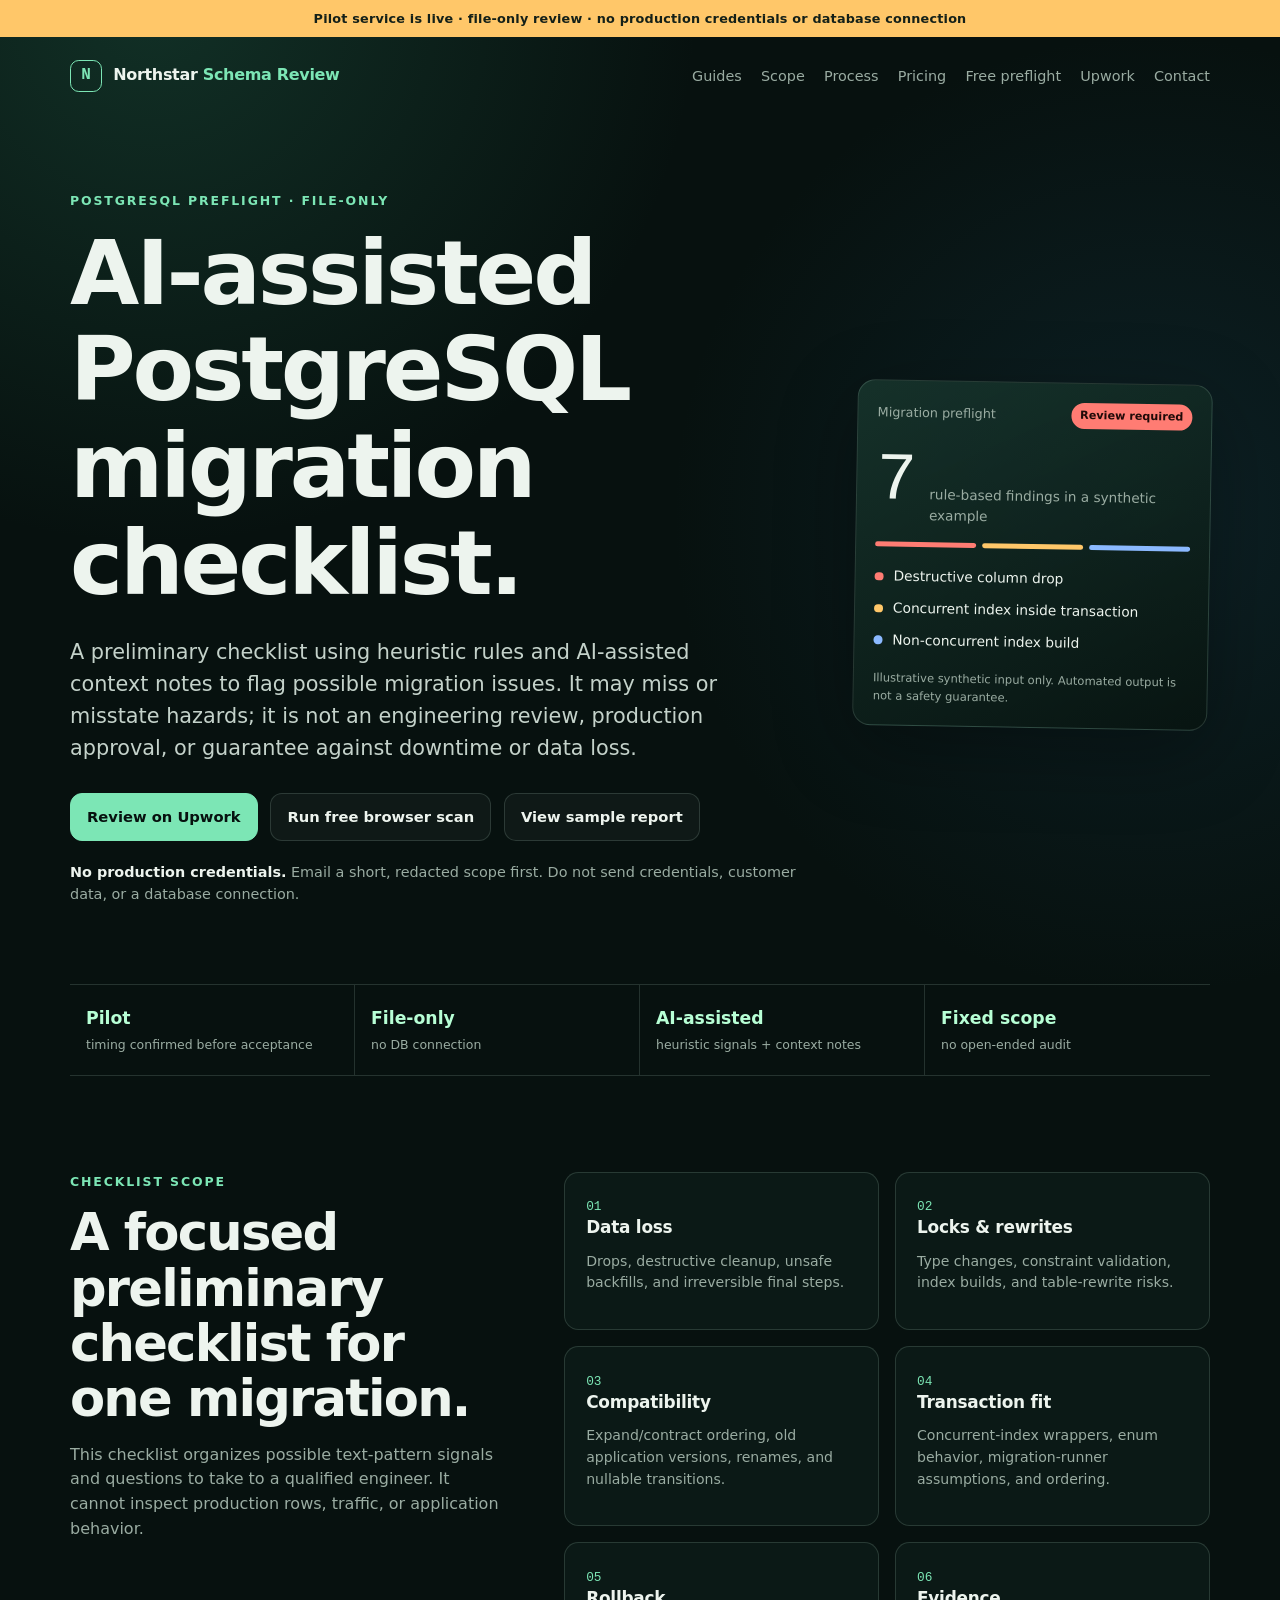
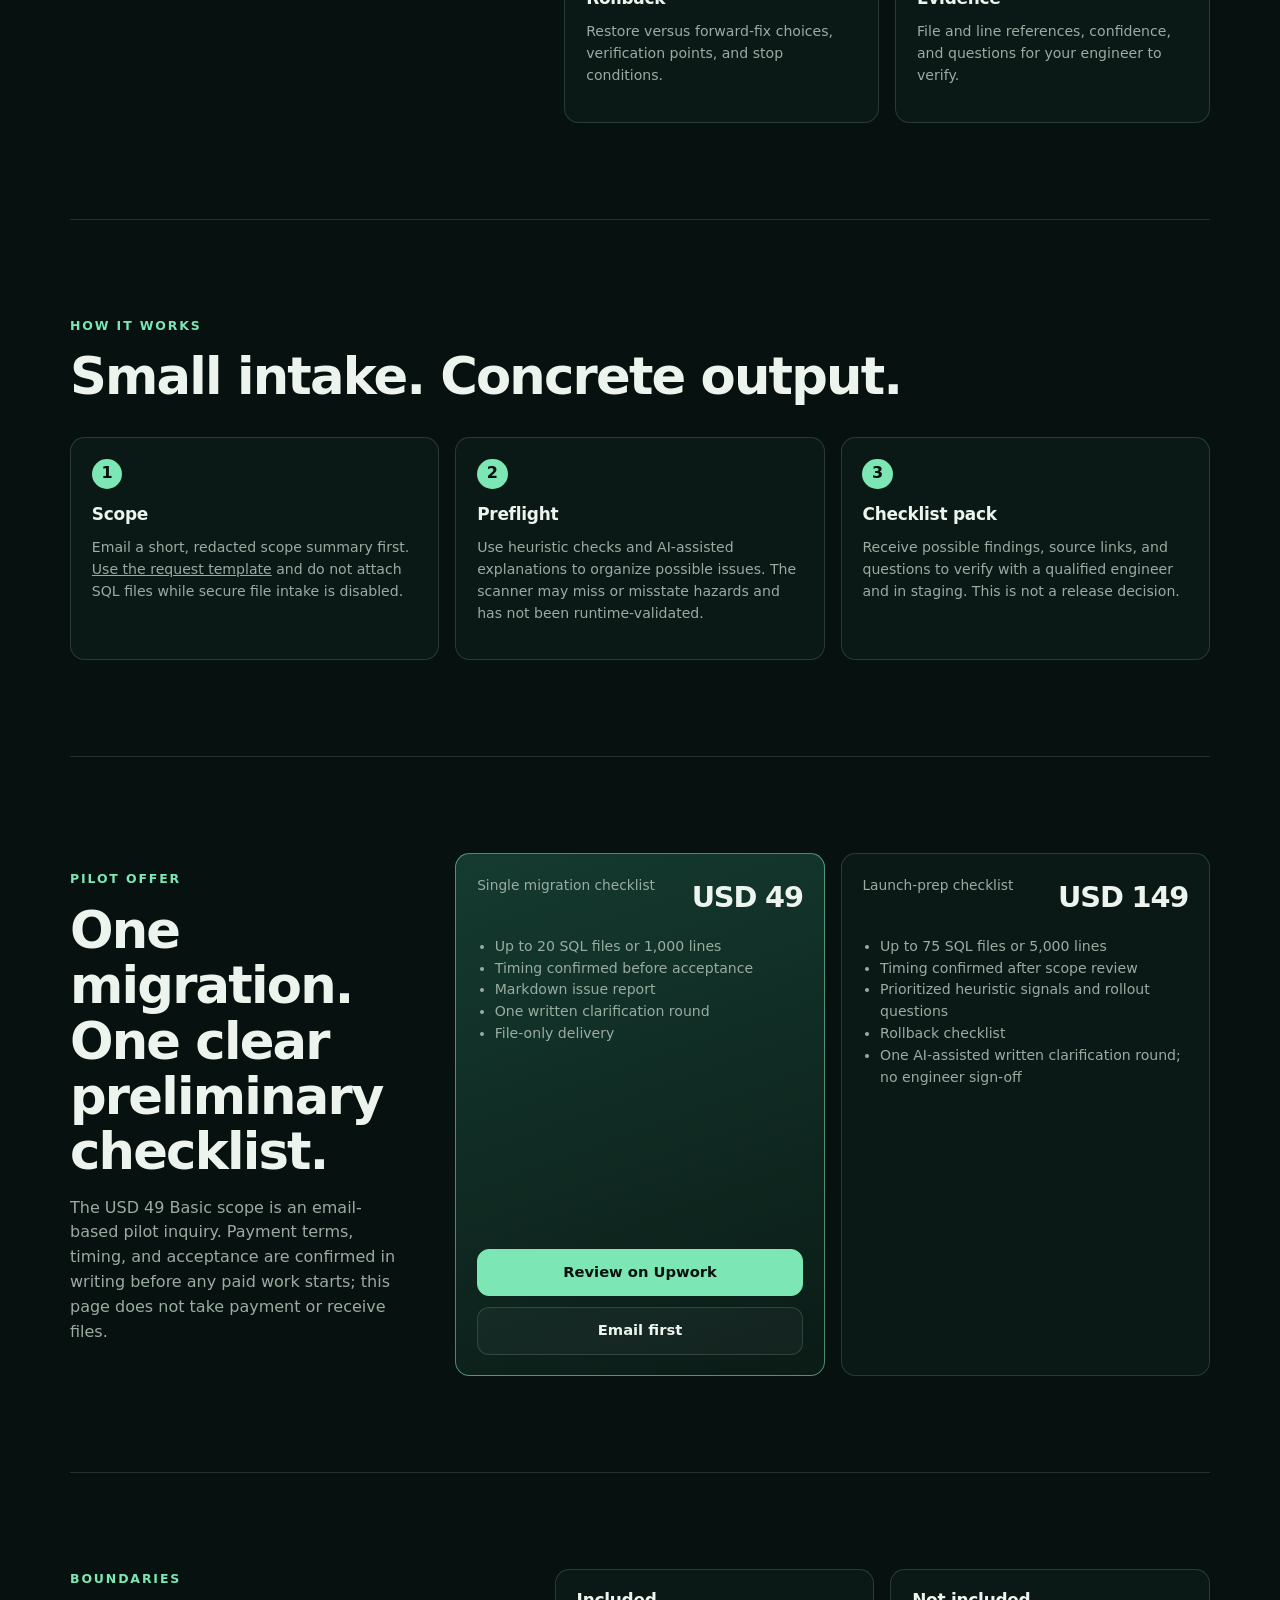
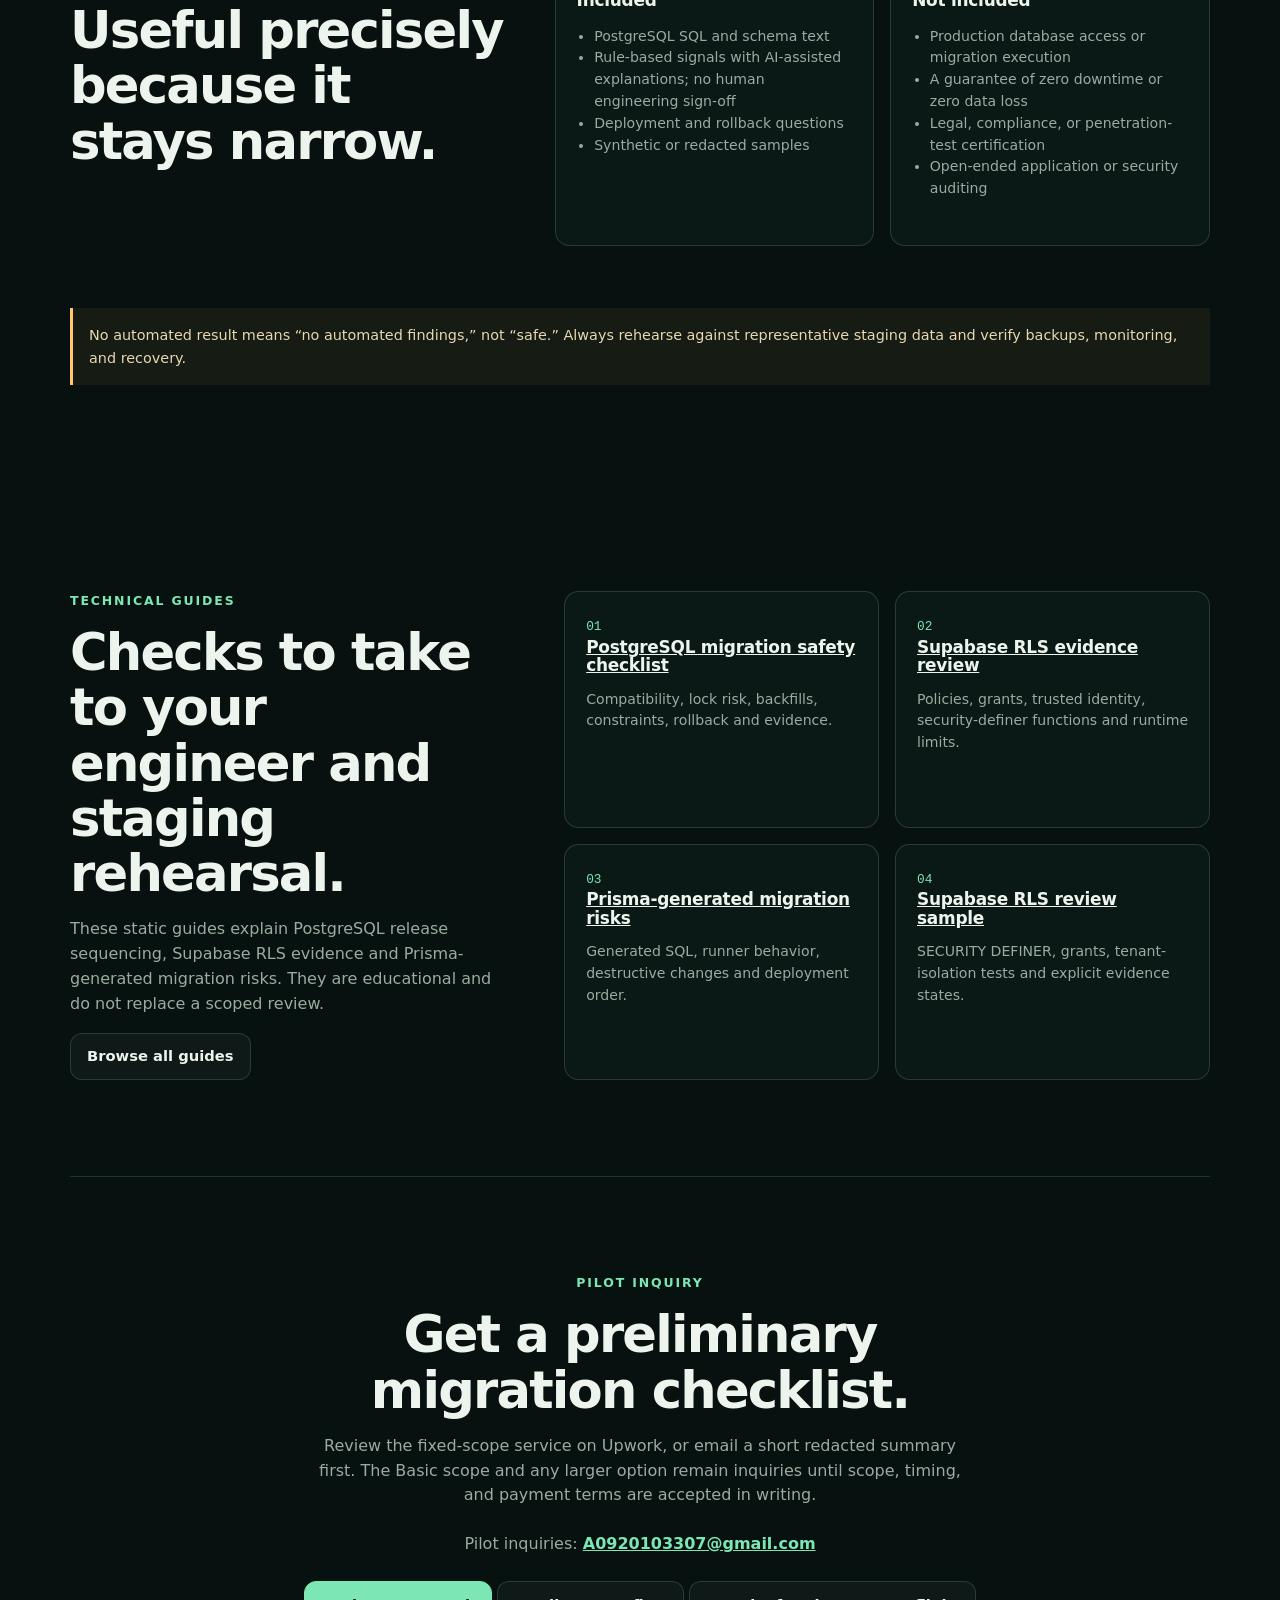
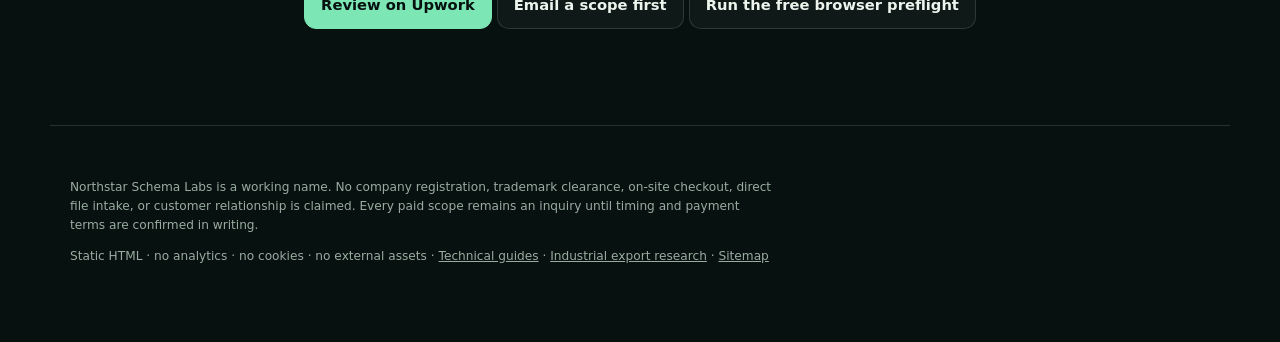
<file: index.html>
<!doctype html>
<html lang="en">
<head>
  <meta charset="utf-8">
  <meta name="viewport" content="width=device-width, initial-scale=1">
  <meta name="color-scheme" content="dark">
  <meta name="description" content="File-only PostgreSQL migration review for small SaaS teams. Run a free browser preflight, view a synthetic sample, or request a fixed-scope review through Upwork. No production credentials.">
  <meta name="robots" content="index,follow,max-image-preview:large">
  <link rel="canonical" href="https://a0920103307-droid.github.io/northstar-schema-review-site/">
  <meta property="og:type" content="website">
  <meta property="og:site_name" content="Northstar Schema Review">
  <meta property="og:title" content="PostgreSQL Migration Review & Free Preflight">
  <meta property="og:description" content="File-only migration risk review for small SaaS teams, with a free browser-only preflight and a synthetic sample report.">
  <meta property="og:url" content="https://a0920103307-droid.github.io/northstar-schema-review-site/">
  <meta name="twitter:card" content="summary">
  <meta name="twitter:title" content="PostgreSQL Migration Review & Free Preflight">
  <meta name="twitter:description" content="File-only migration risk review for small SaaS teams, with a free browser-only preflight and a synthetic sample report.">
  <title>PostgreSQL Migration Review &amp; Free Preflight | Northstar Schema Review</title>
  <link rel="stylesheet" href="styles.css">
  <script type="application/ld+json">
  {
    "@context": "https://schema.org",
    "@graph": [
      {
        "@type": "WebSite",
        "@id": "https://a0920103307-droid.github.io/northstar-schema-review-site/#website",
        "url": "https://a0920103307-droid.github.io/northstar-schema-review-site/",
        "name": "Northstar Schema Review"
      },
      {
        "@type": "Service",
        "@id": "https://a0920103307-droid.github.io/northstar-schema-review-site/#service",
        "name": "PostgreSQL Migration Preflight & Release Safety Review",
        "description": "File-only review of redacted PostgreSQL migration SQL for data-loss, locking, compatibility, transaction, and rollback risks.",
        "serviceType": "PostgreSQL migration review",
        "areaServed": "Worldwide",
        "provider": {
          "@type": "Organization",
          "name": "Northstar Schema Labs (working name)",
          "url": "https://a0920103307-droid.github.io/northstar-schema-review-site/"
        },
        "offers": {
          "@type": "AggregateOffer",
          "priceCurrency": "USD",
          "lowPrice": "49",
          "highPrice": "149"
        }
      }
    ]
  }
  </script>
</head>
<body>
  <div class="draft-banner" role="status">
    Pilot service is live · file-only review · no production credentials or database connection
  </div>

  <header class="site-header">
    <a class="brand" href="#top" aria-label="Northstar Schema Review home">
      <span class="brand-mark" aria-hidden="true">N</span>
      <span>Northstar <em>Schema Review</em></span>
    </a>
    <nav aria-label="Primary">
      <a href="writing.html">Guides</a>
      <a href="#scope">Scope</a>
      <a href="#process">Process</a>
      <a href="#pricing">Pricing</a>
      <a href="preflight.html">Free preflight</a>
      <a href="https://www.upwork.com/services/product/2121960555841830491">Upwork</a>
      <a href="#contact">Contact</a>
    </nav>
  </header>

  <main id="top">
    <section class="hero">
      <div class="hero-copy">
        <p class="eyebrow">PostgreSQL preflight · file-only</p>
        <h1>AI-assisted PostgreSQL migration checklist.</h1>
        <p class="lede">A preliminary checklist using heuristic rules and AI-assisted context notes to flag possible migration issues. It may miss or misstate hazards; it is not an engineering review, production approval, or guarantee against downtime or data loss.</p>
        <div class="hero-actions">
          <a class="button primary" href="https://www.upwork.com/services/product/2121960555841830491">Review on Upwork</a>
          <a class="button secondary" href="preflight.html">Run free browser scan</a>
          <a class="button secondary" href="sample-report.html">View sample report</a>
        </div>
        <p class="proof-line"><strong>No production credentials.</strong> Email a short, redacted scope first. Do not send credentials, customer data, or a database connection.</p>
      </div>

      <aside class="status-card" aria-label="Sample automated scan summary">
        <div class="status-top">
          <span>Migration preflight</span>
          <span class="pill danger">Review required</span>
        </div>
        <div class="score-row">
          <span class="score">7</span>
          <span>rule-based findings in a synthetic example</span>
        </div>
        <div class="risk-bars" aria-hidden="true">
          <span class="bar critical"></span>
          <span class="bar high"></span>
          <span class="bar medium"></span>
        </div>
        <ul class="mini-findings">
          <li><span class="dot critical"></span>Destructive column drop</li>
          <li><span class="dot high"></span>Concurrent index inside transaction</li>
          <li><span class="dot medium"></span>Non-concurrent index build</li>
        </ul>
        <p class="small">Illustrative synthetic input only. Automated output is not a safety guarantee.</p>
      </aside>
    </section>

    <section class="strip" aria-label="Offer attributes">
      <div><strong>Pilot</strong><span>timing confirmed before acceptance</span></div>
      <div><strong>File-only</strong><span>no DB connection</span></div>
      <div><strong>AI-assisted</strong><span>heuristic signals + context notes</span></div>
      <div><strong>Fixed scope</strong><span>no open-ended audit</span></div>
    </section>

    <section id="scope" class="section two-col">
      <div>
        <p class="eyebrow">Checklist scope</p>
        <h2>A focused preliminary checklist for one migration.</h2>
        <p>This checklist organizes possible text-pattern signals and questions to take to a qualified engineer. It cannot inspect production rows, traffic, or application behavior.</p>
      </div>
      <div class="check-grid">
        <article><span>01</span><h3>Data loss</h3><p>Drops, destructive cleanup, unsafe backfills, and irreversible final steps.</p></article>
        <article><span>02</span><h3>Locks & rewrites</h3><p>Type changes, constraint validation, index builds, and table-rewrite risks.</p></article>
        <article><span>03</span><h3>Compatibility</h3><p>Expand/contract ordering, old application versions, renames, and nullable transitions.</p></article>
        <article><span>04</span><h3>Transaction fit</h3><p>Concurrent-index wrappers, enum behavior, migration-runner assumptions, and ordering.</p></article>
        <article><span>05</span><h3>Rollback</h3><p>Restore versus forward-fix choices, verification points, and stop conditions.</p></article>
        <article><span>06</span><h3>Evidence</h3><p>File and line references, confidence, and questions for your engineer to verify.</p></article>
      </div>
    </section>

    <section id="process" class="section process">
      <p class="eyebrow">How it works</p>
      <h2>Small intake. Concrete output.</h2>
      <div class="steps">
        <article><span class="step-number">1</span><h3>Scope</h3><p>Email a short, redacted scope summary first. <a href="review-intake.html">Use the request template</a> and do not attach SQL files while secure file intake is disabled.</p></article>
        <article><span class="step-number">2</span><h3>Preflight</h3><p>Use heuristic checks and AI-assisted explanations to organize possible issues. The scanner may miss or misstate hazards and has not been runtime-validated.</p></article>
        <article><span class="step-number">3</span><h3>Checklist pack</h3><p>Receive possible findings, source links, and questions to verify with a qualified engineer and in staging. This is not a release decision.</p></article>
      </div>
    </section>

    <section id="pricing" class="section pricing">
      <div class="pricing-copy">
        <p class="eyebrow">Pilot offer</p>
        <h2>One migration. One clear preliminary checklist.</h2>
        <p>The USD 49 Basic scope is an email-based pilot inquiry. Payment terms, timing, and acceptance are confirmed in writing before any paid work starts; this page does not take payment or receive files.</p>
      </div>
      <div class="price-card featured">
        <div class="price-head"><span>Single migration checklist</span><strong>USD 49</strong></div>
        <ul>
          <li>Up to 20 SQL files or 1,000 lines</li>
          <li>Timing confirmed before acceptance</li>
          <li>Markdown issue report</li>
          <li>One written clarification round</li>
          <li>File-only delivery</li>
        </ul>
        <div class="price-actions">
          <a class="button primary" href="https://www.upwork.com/services/product/2121960555841830491">Review on Upwork</a>
          <a class="button secondary" href="mailto:A0920103307@gmail.com?subject=Northstar%20Schema%20Review%20pilot%20inquiry&amp;body=Hi%20Northstar%2C%0A%0AI%27d%20like%20an%20AI-assisted%20preliminary%20migration%20checklist.%0A%0ASQL%20file%20count%3A%0APostgreSQL%20version%3A%0ADeployment%20approach%3A%0AApproximate%20table%20scale%3A%0ALaunch%20date%3A%0A%0AI%20have%20not%20included%20credentials%2C%20customer%20data%2C%20or%20a%20database%20connection.%0A">Email first</a>
        </div>
      </div>
      <div class="price-card">
        <div class="price-head"><span>Launch-prep checklist</span><strong>USD 149</strong></div>
        <ul>
          <li>Up to 75 SQL files or 5,000 lines</li>
          <li>Timing confirmed after scope review</li>
          <li>Prioritized heuristic signals and rollout questions</li>
          <li>Rollback checklist</li>
          <li>One AI-assisted written clarification round; no engineer sign-off</li>
        </ul>
      </div>
    </section>

    <section id="limits" class="section limits">
      <div>
        <p class="eyebrow">Boundaries</p>
        <h2>Useful precisely because it stays narrow.</h2>
      </div>
      <div class="limit-columns">
        <div>
          <h3>Included</h3>
          <ul>
            <li>PostgreSQL SQL and schema text</li>
            <li>Rule-based signals with AI-assisted explanations; no human engineering sign-off</li>
            <li>Deployment and rollback questions</li>
            <li>Synthetic or redacted samples</li>
          </ul>
        </div>
        <div>
          <h3>Not included</h3>
          <ul>
            <li>Production database access or migration execution</li>
            <li>A guarantee of zero downtime or zero data loss</li>
            <li>Legal, compliance, or penetration-test certification</li>
            <li>Open-ended application or security auditing</li>
          </ul>
        </div>
      </div>
      <p class="warning">No automated result means “no automated findings,” not “safe.” Always rehearse against representative staging data and verify backups, monitoring, and recovery.</p>
    </section>

    <section id="guides" class="section two-col">
      <div>
        <p class="eyebrow">Technical guides</p>
        <h2>Checks to take to your engineer and staging rehearsal.</h2>
        <p>These static guides explain PostgreSQL release sequencing, Supabase RLS evidence and Prisma-generated migration risks. They are educational and do not replace a scoped review.</p>
        <a class="button secondary" href="writing.html">Browse all guides</a>
      </div>
      <div class="check-grid">
        <article><span>01</span><h3><a href="postgresql-migration-safety-checklist.html">PostgreSQL migration safety checklist</a></h3><p>Compatibility, lock risk, backfills, constraints, rollback and evidence.</p></article>
        <article><span>02</span><h3><a href="supabase-rls-migration-review-without-production-access.html">Supabase RLS evidence review</a></h3><p>Policies, grants, trusted identity, security-definer functions and runtime limits.</p></article>
        <article><span>03</span><h3><a href="prisma-postgresql-migration-risks.html">Prisma-generated migration risks</a></h3><p>Generated SQL, runner behavior, destructive changes and deployment order.</p></article>
        <article><span>04</span><h3><a href="supabase-rls-sample-report.html">Supabase RLS review sample</a></h3><p>SECURITY DEFINER, grants, tenant-isolation tests and explicit evidence states.</p></article>
      </div>
    </section>

    <section id="contact" class="section final-cta">
      <p class="eyebrow">Pilot inquiry</p>
      <h2>Get a preliminary migration checklist.</h2>
      <p>Review the fixed-scope service on Upwork, or email a short redacted summary first. The Basic scope and any larger option remain inquiries until scope, timing, and payment terms are accepted in writing.</p>
      <p class="contact-address">Pilot inquiries: <a href="mailto:A0920103307@gmail.com?subject=Northstar%20Schema%20Review%20pilot%20inquiry&amp;body=Hi%20Northstar%2C%0A%0AI%27d%20like%20an%20AI-assisted%20preliminary%20migration%20checklist.%0A%0ASQL%20file%20count%3A%0APostgreSQL%20version%3A%0ADeployment%20approach%3A%0AApproximate%20table%20scale%3A%0ALaunch%20date%3A%0A%0AI%20have%20not%20included%20credentials%2C%20customer%20data%2C%20or%20a%20database%20connection.%0A">A0920103307@gmail.com</a></p>
      <a class="button primary" href="https://www.upwork.com/services/product/2121960555841830491">Review on Upwork</a>
      <a class="button secondary" href="mailto:A0920103307@gmail.com?subject=Northstar%20Schema%20Review%20pilot%20inquiry&amp;body=Hi%20Northstar%2C%0A%0AI%27d%20like%20an%20AI-assisted%20preliminary%20migration%20checklist.%0A%0ASQL%20file%20count%3A%0APostgreSQL%20version%3A%0ADeployment%20approach%3A%0AApproximate%20table%20scale%3A%0ALaunch%20date%3A%0A%0AI%20have%20not%20included%20credentials%2C%20customer%20data%2C%20or%20a%20database%20connection.%0A">Email a scope first</a>
      <a class="button secondary" href="preflight.html">Run the free browser preflight</a>

    </section>
  </main>

  <footer>
    <p>Northstar Schema Labs is a working name. No company registration, trademark clearance, on-site checkout, direct file intake, or customer relationship is claimed. Every paid scope remains an inquiry until timing and payment terms are confirmed in writing.</p>
    <p>Static HTML · no analytics · no cookies · no external assets · <a href="writing.html">Technical guides</a> · <a href="export-research/">Industrial export research</a> · <a href="sitemap.xml">Sitemap</a></p>
  </footer>
</body>
</html>
</file>
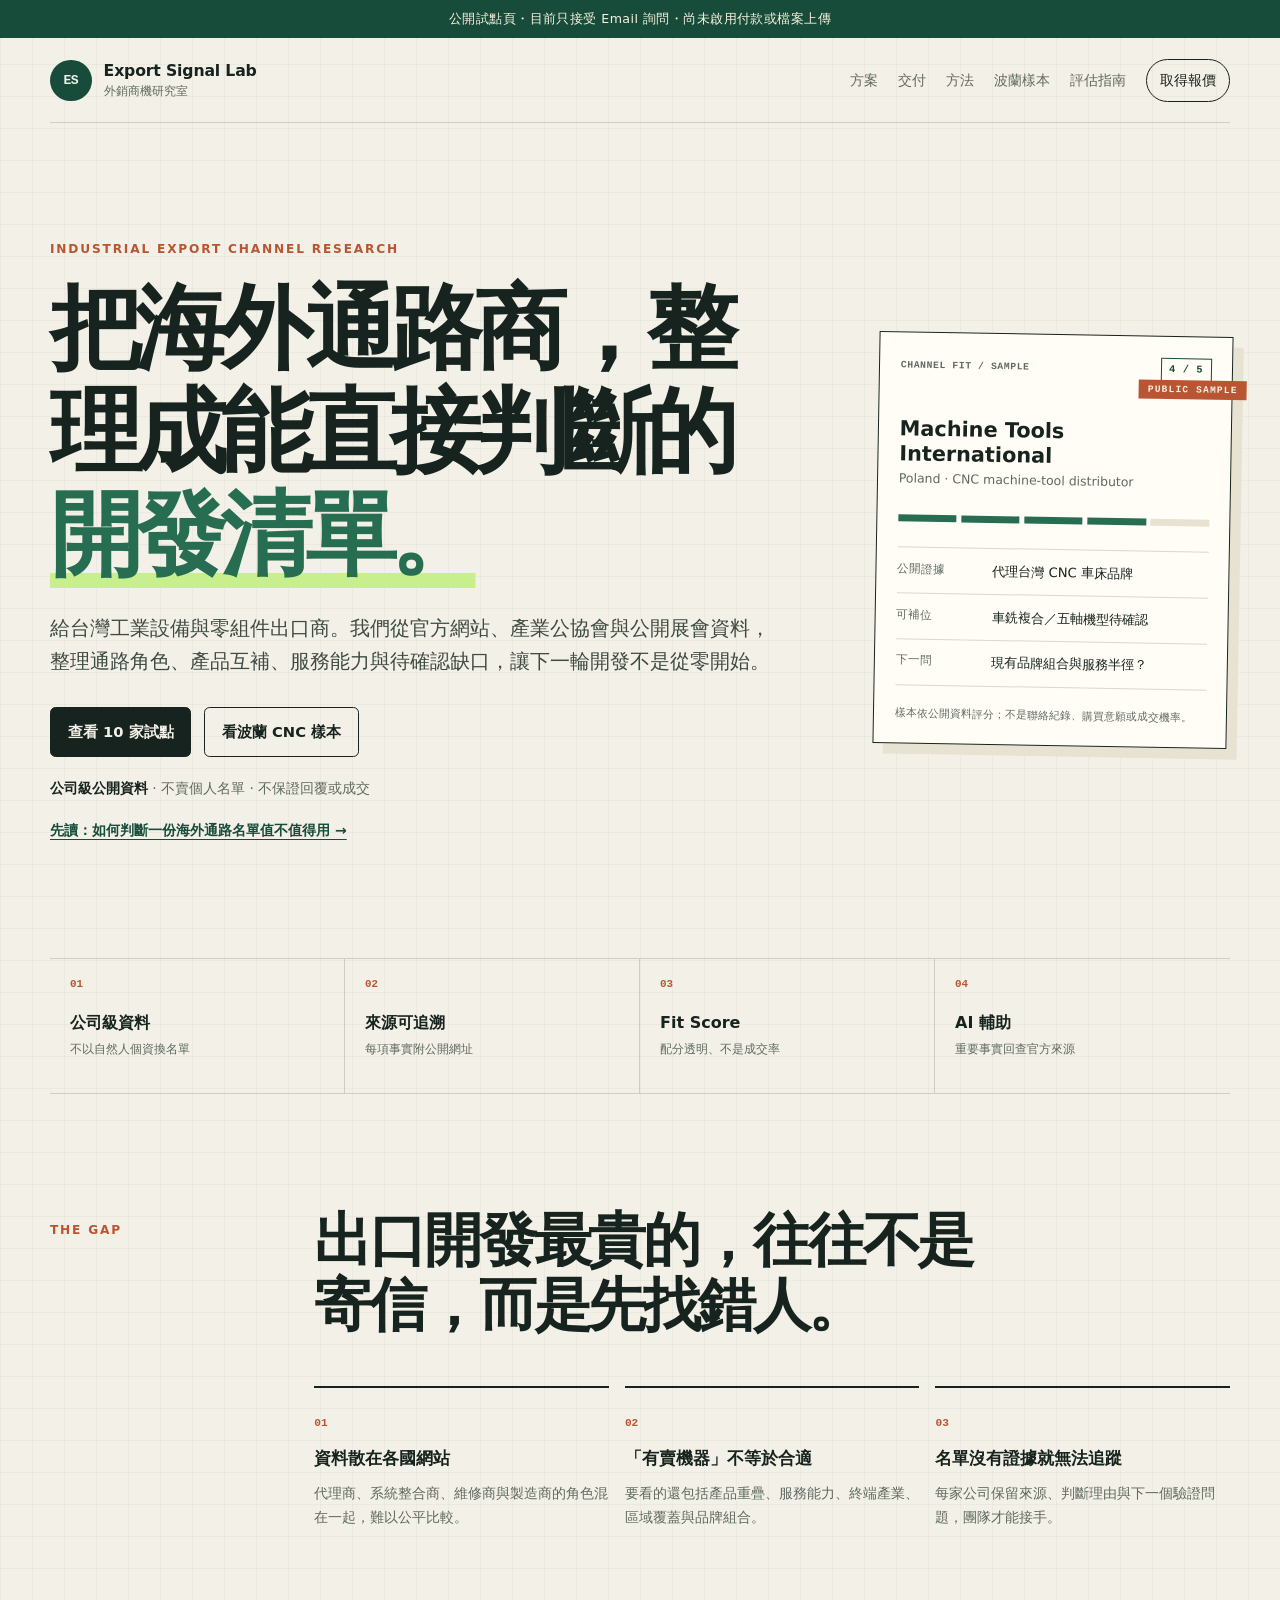
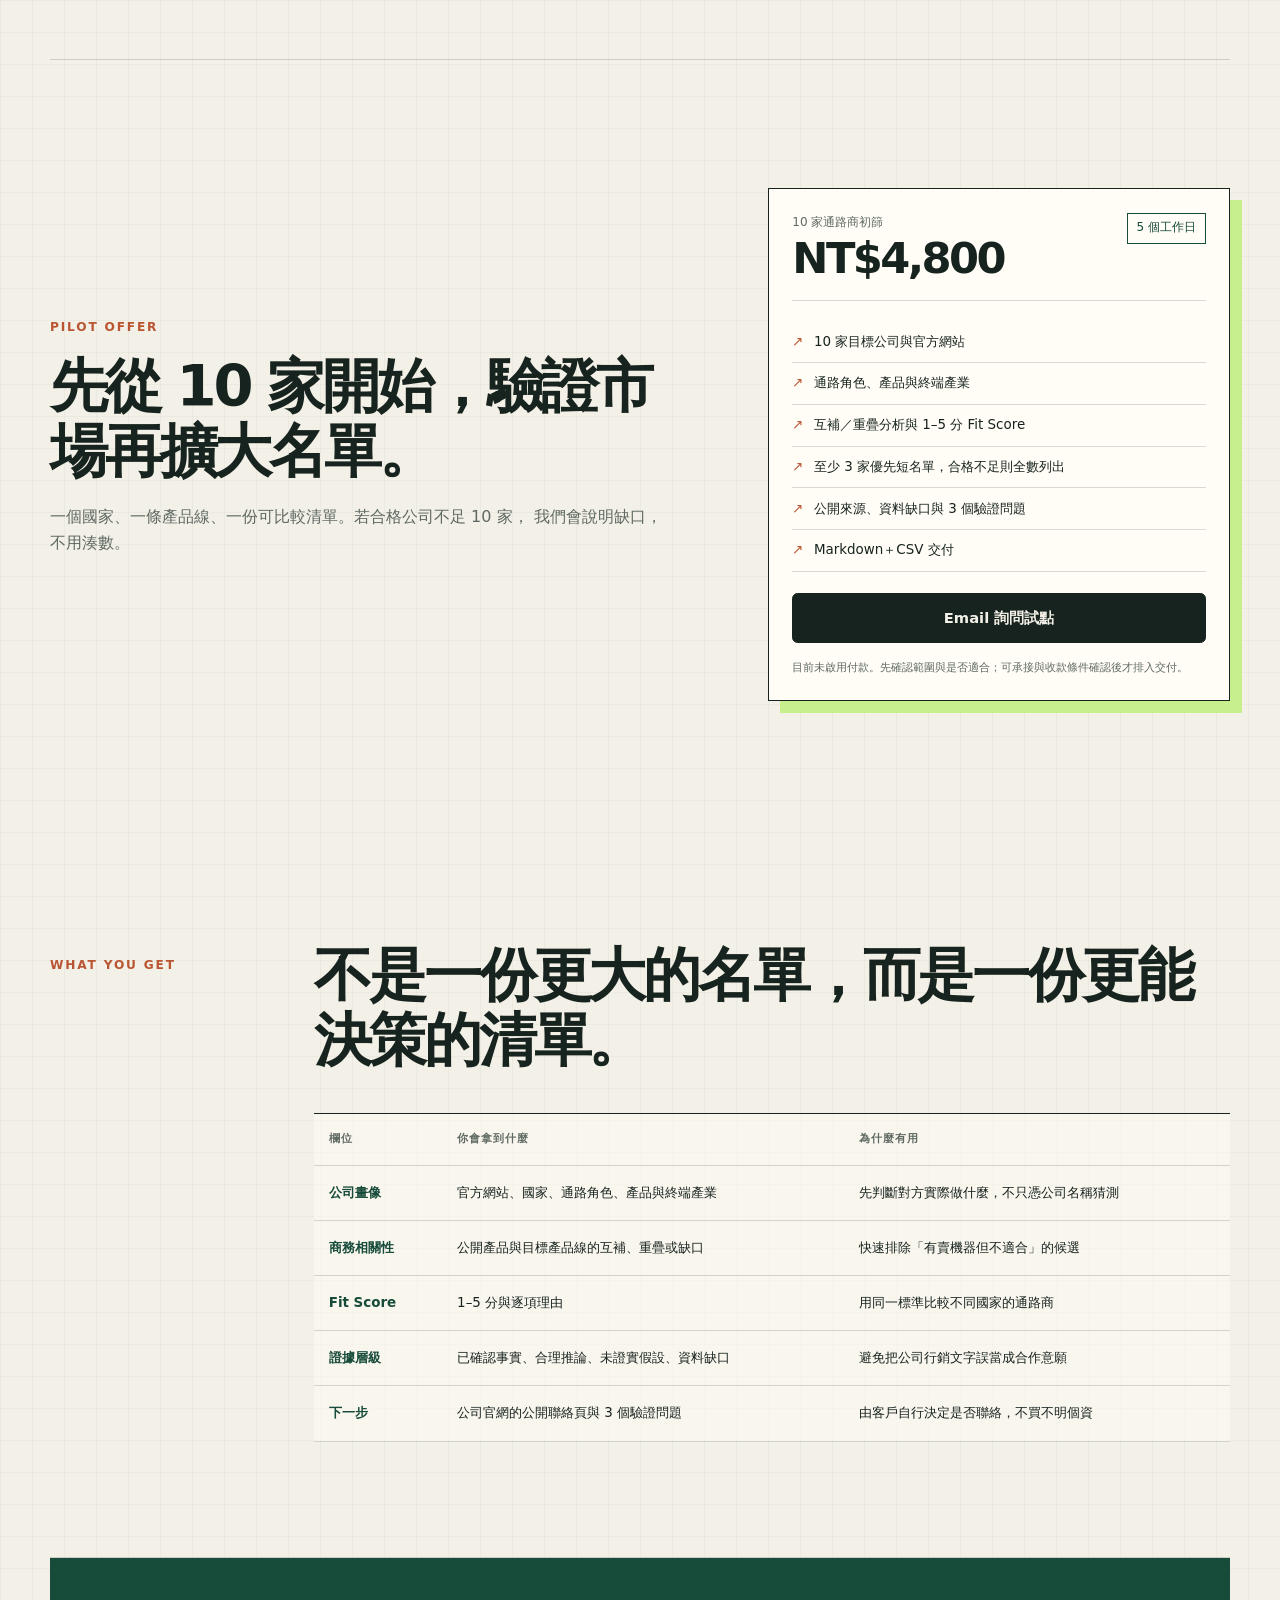
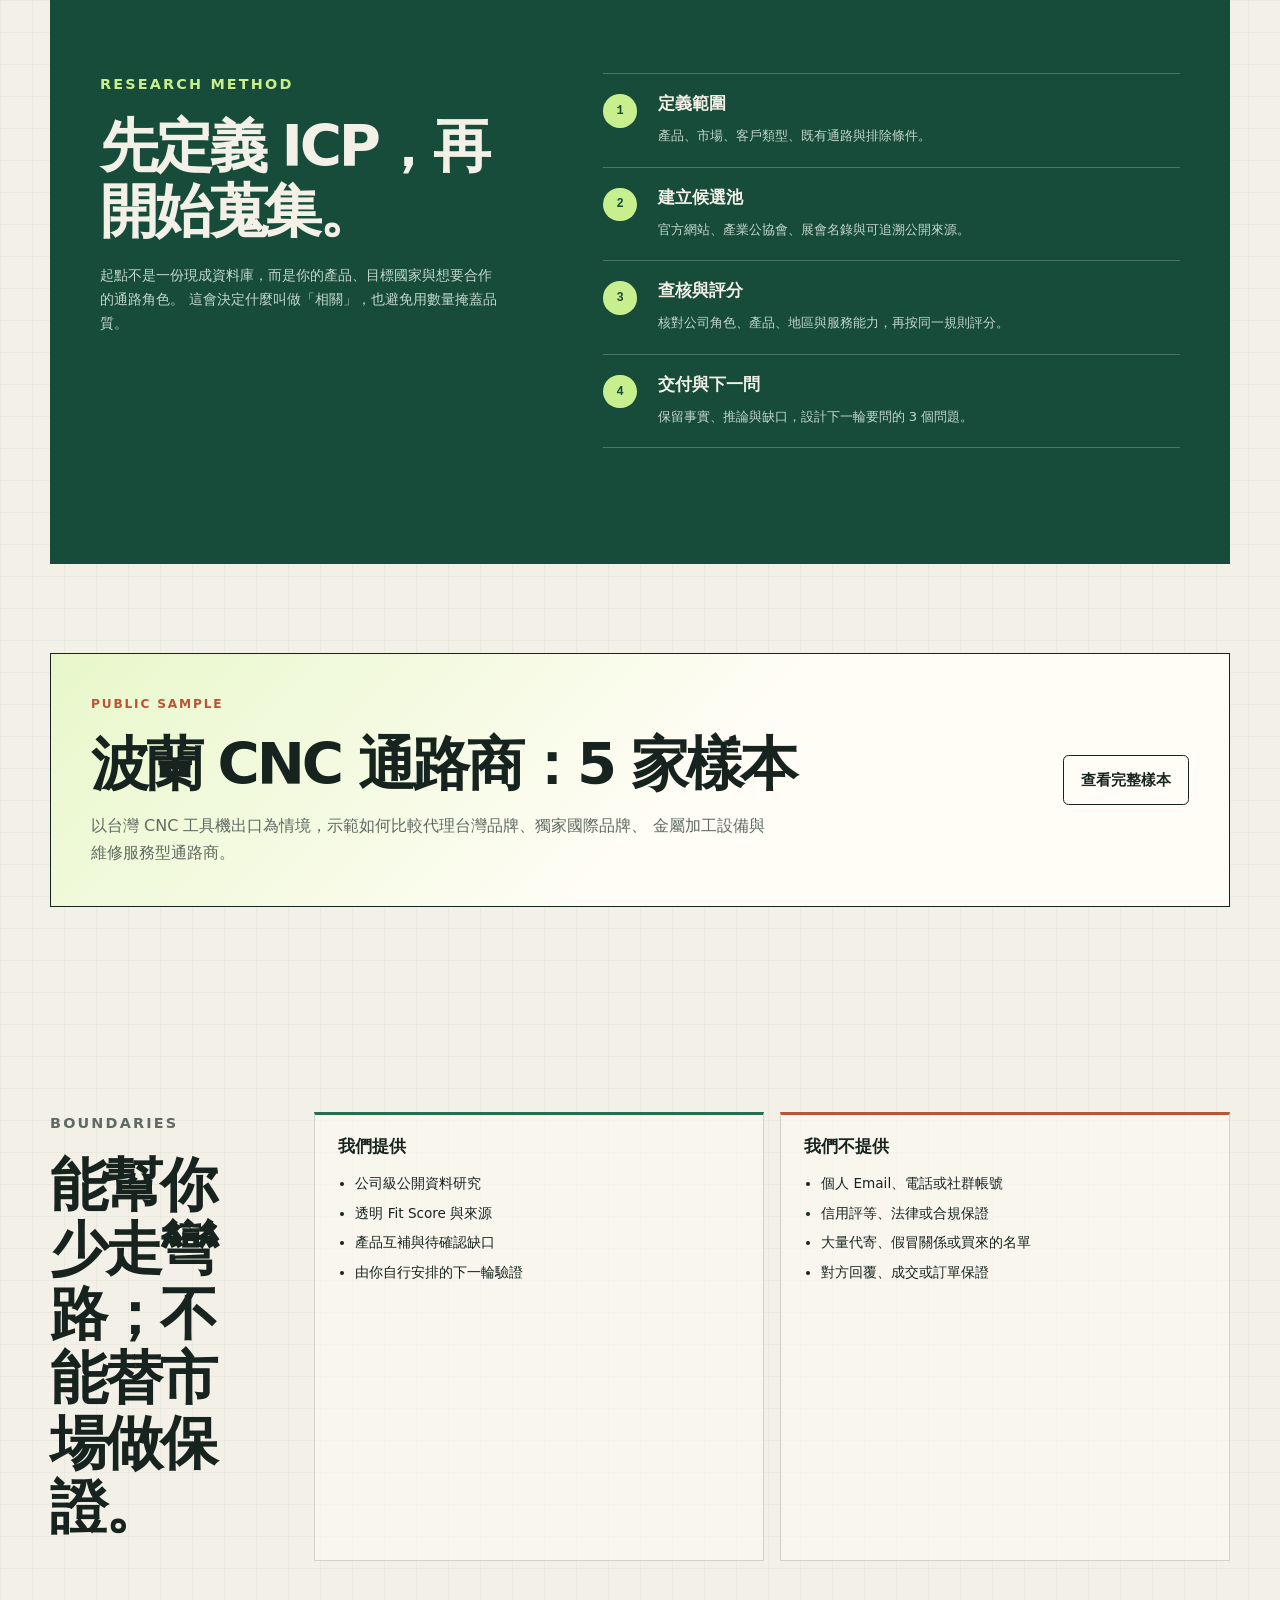
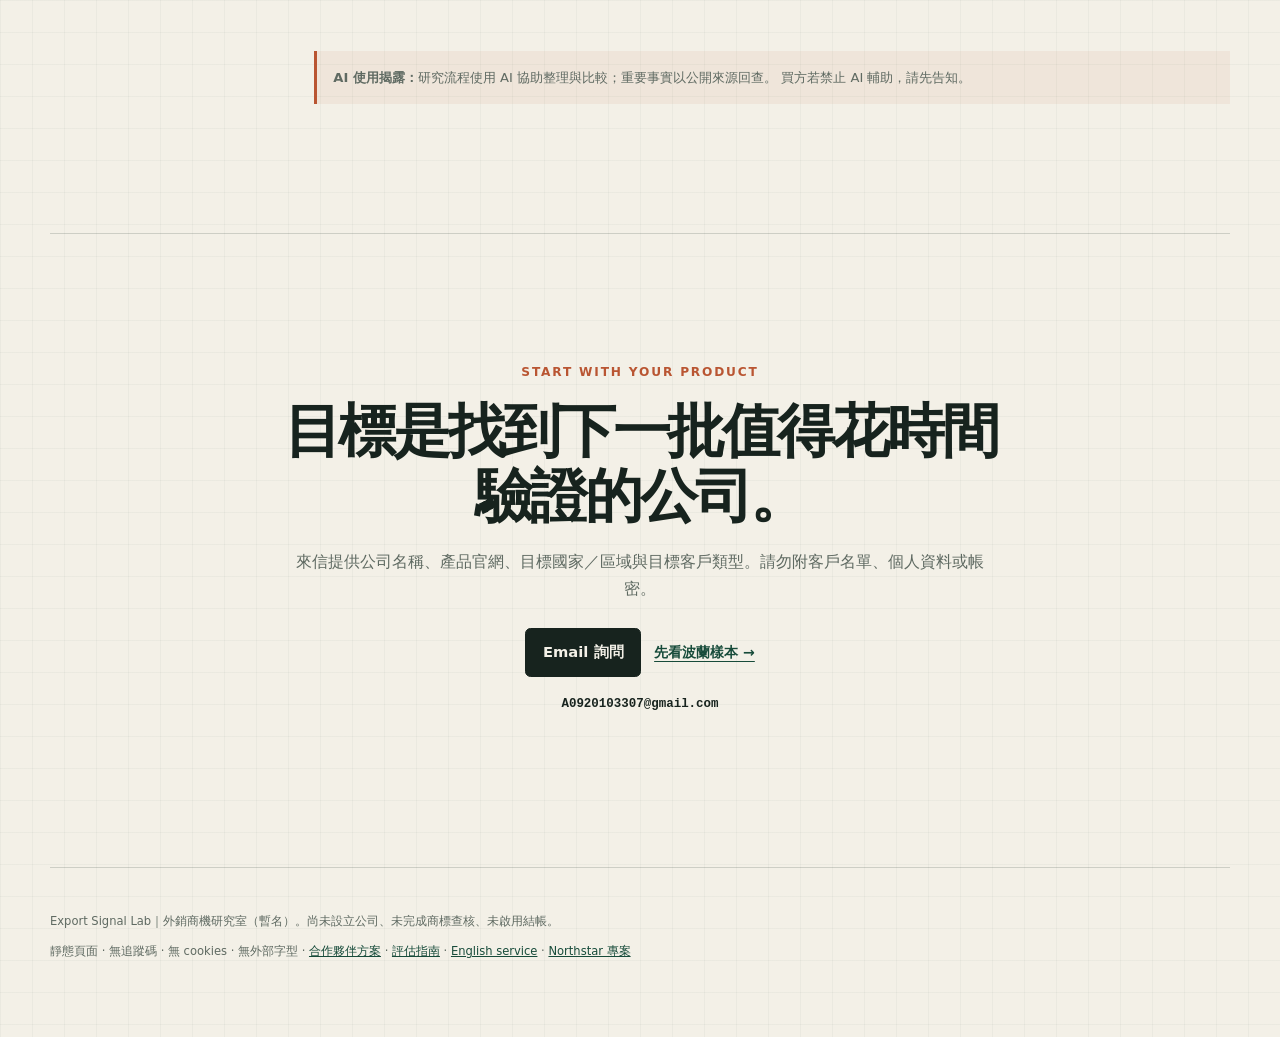
<file: export-research/index.html>
<!doctype html>
<html lang="zh-Hant">
<head>
  <meta charset="utf-8">
  <meta name="viewport" content="width=device-width, initial-scale=1">
  <meta name="color-scheme" content="light">
  <meta name="description" content="為台灣工業出口商整理可追溯、可比較的海外通路商清單。10 家公開資料初篩試點，含 Fit Score、來源與訪談問題。">
  <link rel="canonical" href="https://a0920103307-droid.github.io/northstar-schema-review-site/export-research/">
  <link rel="alternate" hreflang="en" href="https://a0920103307-droid.github.io/northstar-schema-review-site/export-research/english/">
  <title>Export Signal Lab｜外銷通路商機研究</title>
  <link rel="stylesheet" href="styles.css">
</head>
<body>
  <a class="skip-link" href="#main">跳至主要內容</a>

  <div class="notice" role="status">
    公開試點頁・目前只接受 Email 詢問・尚未啟用付款或檔案上傳
  </div>

  <header class="site-header">
    <a class="brand" href="#top" aria-label="Export Signal Lab 首頁">
      <span class="brand-mark" aria-hidden="true">ES</span>
      <span class="brand-copy">
        <strong>Export Signal Lab</strong>
        <small>外銷商機研究室</small>
      </span>
    </a>
    <nav aria-label="主要導覽">
      <a href="#offer">方案</a>
      <a href="#deliverable">交付</a>
      <a href="#method">方法</a>
      <a href="sample.html">波蘭樣本</a>
      <a href="guide.html">評估指南</a>
      <a class="nav-cta" href="#contact">取得報價</a>
    </nav>
  </header>

  <main id="main">
    <section id="top" class="hero">
      <div class="hero-copy">
        <p class="eyebrow">Industrial export channel research</p>
        <h1>把海外通路商，整理成能直接判斷的<span>開發清單。</span></h1>
        <p class="lede">
          給台灣工業設備與零組件出口商。我們從官方網站、產業公協會與公開展會資料，
          整理通路角色、產品互補、服務能力與待確認缺口，讓下一輪開發不是從零開始。
        </p>
        <div class="actions">
          <a class="button primary" href="#offer">查看 10 家試點</a>
          <a class="button secondary" href="sample.html">看波蘭 CNC 樣本</a>
        </div>
        <p class="proof">
          <strong>公司級公開資料</strong> · 不賣個人名單 · 不保證回覆或成交
        </p>
      <p class="proof"><a class="text-link" href="guide.html">先讀：如何判斷一份海外通路名單值不值得用 →</a></p>
      </div>

      <aside class="signal-card" aria-label="樣本評分卡示意">
        <div class="signal-head">
          <span>CHANNEL FIT / SAMPLE</span>
          <span class="tag">4 / 5</span>
        </div>
        <p class="company">Machine Tools International</p>
        <p class="location">Poland · CNC machine-tool distributor</p>
        <div class="signal-meter" aria-hidden="true">
          <span></span><span></span><span></span><span></span><span class="empty"></span>
        </div>
        <dl>
          <div><dt>公開證據</dt><dd>代理台灣 CNC 車床品牌</dd></div>
          <div><dt>可補位</dt><dd>車銑複合／五軸機型待確認</dd></div>
          <div><dt>下一問</dt><dd>現有品牌組合與服務半徑？</dd></div>
        </dl>
        <p class="fine-print">樣本依公開資料評分；不是聯絡紀錄、購買意願或成交機率。</p>
      </aside>
    </section>

    <section class="ticker" aria-label="服務屬性">
      <div><span>01</span><strong>公司級資料</strong><small>不以自然人個資換名單</small></div>
      <div><span>02</span><strong>來源可追溯</strong><small>每項事實附公開網址</small></div>
      <div><span>03</span><strong>Fit Score</strong><small>配分透明、不是成交率</small></div>
      <div><span>04</span><strong>AI 輔助</strong><small>重要事實回查官方來源</small></div>
    </section>

    <section class="problem">
      <div class="section-label">THE GAP</div>
      <div class="problem-copy">
        <h2>出口開發最貴的，往往不是寄信，而是先找錯人。</h2>
        <div class="problem-grid">
          <article>
            <span>01</span>
            <h3>資料散在各國網站</h3>
            <p>代理商、系統整合商、維修商與製造商的角色混在一起，難以公平比較。</p>
          </article>
          <article>
            <span>02</span>
            <h3>「有賣機器」不等於合適</h3>
            <p>要看的還包括產品重疊、服務能力、終端產業、區域覆蓋與品牌組合。</p>
          </article>
          <article>
            <span>03</span>
            <h3>名單沒有證據就無法追蹤</h3>
            <p>每家公司保留來源、判斷理由與下一個驗證問題，團隊才能接手。</p>
          </article>
        </div>
      </div>
    </section>

    <section id="offer" class="offer">
      <div class="offer-intro">
        <p class="eyebrow">Pilot offer</p>
        <h2>先從 10 家開始，驗證市場再擴大名單。</h2>
        <p>
          一個國家、一條產品線、一份可比較清單。若合格公司不足 10 家，
          我們會說明缺口，不用湊數。
        </p>
      </div>
      <div class="price-card">
        <div class="price-head">
          <div>
            <span>10 家通路商初篩</span>
            <strong>NT$4,800</strong>
          </div>
          <span class="schedule">5 個工作日</span>
        </div>
        <ul class="deliverables">
          <li>10 家目標公司與官方網站</li>
          <li>通路角色、產品與終端產業</li>
          <li>互補／重疊分析與 1–5 分 Fit Score</li>
          <li>至少 3 家優先短名單，合格不足則全數列出</li>
          <li>公開來源、資料缺口與 3 個驗證問題</li>
          <li>Markdown＋CSV 交付</li>
        </ul>
        <a class="button primary wide" href="mailto:A0920103307@gmail.com?subject=Export%20Signal%20Lab%20%E5%8D%81%E5%AE%B6%E9%80%9A%E8%B7%AF%E5%95%86%E5%88%9D%E7%AF%A9%E8%A9%A2%E5%95%8F&amp;body=%E6%82%A8%E5%A5%BD%EF%BC%8C%E6%88%91%E6%83%B3%E4%BA%86%E8%A7%A3%2010%20%E5%AE%B6%E9%80%9A%E8%B7%AF%E5%95%86%E5%88%9D%E7%AF%A9%E3%80%82%0A%0A%E5%85%AC%E5%8F%B8%EF%BC%9A%0A%E7%94%A2%E5%93%81%E5%AE%98%E7%B6%B2%EF%BC%9A%0A%E7%9B%AE%E6%A8%99%E5%9C%8B%E5%AE%B6%2F%E5%8D%80%E5%9F%9F%EF%BC%9A%0A%E7%9B%AE%E6%A8%99%E5%AE%A2%E6%88%B6%E9%A1%9E%E5%9E%8B%EF%BC%9A%0A%0A%E8%AB%8B%E5%8B%BF%E9%99%84%E5%80%8B%E4%BA%BA%E8%81%AF%E7%B5%A1%E8%B3%87%E6%96%99%E3%80%81%E5%AE%A2%E6%88%B6%E5%90%8D%E5%96%AE%E3%80%81%E5%B8%B3%E5%AF%86%E6%88%96%E9%9D%9E%E5%85%AC%E9%96%8B%E6%96%87%E4%BB%B6%E3%80%82">Email 詢問試點</a>
        <p class="price-note">目前未啟用付款。先確認範圍與是否適合；可承接與收款條件確認後才排入交付。</p>
      </div>
    </section>

    <section id="deliverable" class="deliverable">
      <div class="section-label">WHAT YOU GET</div>
      <div>
        <h2>不是一份更大的名單，而是一份更能決策的清單。</h2>
        <div class="table-wrap">
          <table>
            <thead>
              <tr><th>欄位</th><th>你會拿到什麼</th><th>為什麼有用</th></tr>
            </thead>
            <tbody>
              <tr><td>公司畫像</td><td>官方網站、國家、通路角色、產品與終端產業</td><td>先判斷對方實際做什麼，不只憑公司名稱猜測</td></tr>
              <tr><td>商務相關性</td><td>公開產品與目標產品線的互補、重疊或缺口</td><td>快速排除「有賣機器但不適合」的候選</td></tr>
              <tr><td>Fit Score</td><td>1–5 分與逐項理由</td><td>用同一標準比較不同國家的通路商</td></tr>
              <tr><td>證據層級</td><td>已確認事實、合理推論、未證實假設、資料缺口</td><td>避免把公司行銷文字誤當成合作意願</td></tr>
              <tr><td>下一步</td><td>公司官網的公開聯絡頁與 3 個驗證問題</td><td>由客戶自行決定是否聯絡，不買不明個資</td></tr>
            </tbody>
          </table>
        </div>
      </div>
    </section>

    <section id="method" class="method">
      <div>
        <p class="eyebrow">Research method</p>
        <h2>先定義 ICP，再開始蒐集。</h2>
        <p>
          起點不是一份現成資料庫，而是你的產品、目標國家與想要合作的通路角色。
          這會決定什麼叫做「相關」，也避免用數量掩蓋品質。
        </p>
      </div>
      <ol class="steps">
        <li><span>1</span><div><h3>定義範圍</h3><p>產品、市場、客戶類型、既有通路與排除條件。</p></div></li>
        <li><span>2</span><div><h3>建立候選池</h3><p>官方網站、產業公協會、展會名錄與可追溯公開來源。</p></div></li>
        <li><span>3</span><div><h3>查核與評分</h3><p>核對公司角色、產品、地區與服務能力，再按同一規則評分。</p></div></li>
        <li><span>4</span><div><h3>交付與下一問</h3><p>保留事實、推論與缺口，設計下一輪要問的 3 個問題。</p></div></li>
      </ol>
    </section>

    <section class="sample-callout">
      <div>
        <p class="eyebrow">Public sample</p>
        <h2>波蘭 CNC 通路商：5 家樣本</h2>
        <p>
          以台灣 CNC 工具機出口為情境，示範如何比較代理台灣品牌、獨家國際品牌、
          金屬加工設備與維修服務型通路商。
        </p>
      </div>
      <a class="button secondary" href="sample.html">查看完整樣本</a>
    </section>

    <section class="limits">
      <div>
        <p class="eyebrow">Boundaries</p>
        <h2>能幫你少走彎路；不能替市場做保證。</h2>
      </div>
      <div class="limit-grid">
        <div>
          <h3>我們提供</h3>
          <ul>
            <li>公司級公開資料研究</li>
            <li>透明 Fit Score 與來源</li>
            <li>產品互補與待確認缺口</li>
            <li>由你自行安排的下一輪驗證</li>
          </ul>
        </div>
        <div>
          <h3>我們不提供</h3>
          <ul>
            <li>個人 Email、電話或社群帳號</li>
            <li>信用評等、法律或合規保證</li>
            <li>大量代寄、假冒關係或買來的名單</li>
            <li>對方回覆、成交或訂單保證</li>
          </ul>
        </div>
      </div>
      <p class="disclosure">
        <strong>AI 使用揭露：</strong>研究流程使用 AI 協助整理與比較；重要事實以公開來源回查。
        買方若禁止 AI 輔助，請先告知。
      </p>
    </section>

    <section id="contact" class="contact">
      <p class="eyebrow">Start with your product</p>
      <h2>目標是找到下一批值得花時間驗證的公司。</h2>
      <p>來信提供公司名稱、產品官網、目標國家／區域與目標客戶類型。請勿附客戶名單、個人資料或帳密。</p>
      <div class="contact-actions">
        <a class="button primary" href="mailto:A0920103307@gmail.com?subject=Export%20Signal%20Lab%20%E5%8D%81%E5%AE%B6%E9%80%9A%E8%B7%AF%E5%95%86%E5%88%9D%E7%AF%A9%E8%A9%A2%E5%95%8F&amp;body=%E6%82%A8%E5%A5%BD%EF%BC%8C%E6%88%91%E6%83%B3%E4%BA%86%E8%A7%A3%2010%20%E5%AE%B6%E9%80%9A%E8%B7%AF%E5%95%86%E5%88%9D%E7%AF%A9%E3%80%82%0A%0A%E5%85%AC%E5%8F%B8%EF%BC%9A%0A%E7%94%A2%E5%93%81%E5%AE%98%E7%B6%B2%EF%BC%9A%0A%E7%9B%AE%E6%A8%99%E5%9C%8B%E5%AE%B6%2F%E5%8D%80%E5%9F%9F%EF%BC%9A%0A%E7%9B%AE%E6%A8%99%E5%AE%A2%E6%88%B6%E9%A1%9E%E5%9E%8B%EF%BC%9A%0A%0A%E8%AB%8B%E5%8B%BF%E9%99%84%E5%80%8B%E4%BA%BA%E8%81%AF%E7%B5%A1%E8%B3%87%E6%96%99%E3%80%81%E5%AE%A2%E6%88%B6%E5%90%8D%E5%96%AE%E3%80%81%E5%B8%B3%E5%AF%86%E6%88%96%E9%9D%9E%E5%85%AC%E9%96%8B%E6%96%87%E4%BB%B6%E3%80%82">Email 詢問</a>
        <a class="text-link" href="sample.html">先看波蘭樣本 →</a>
      </div>
      <p class="contact-email">A0920103307@gmail.com</p>
    </section>
  </main>

  <footer>
    <p>Export Signal Lab｜外銷商機研究室（暫名）。尚未設立公司、未完成商標查核、未啟用結帳。</p>
    <p>靜態頁面 · 無追蹤碼 · 無 cookies · 無外部字型 · <a href="partners/">合作夥伴方案</a> · <a href="guide.html">評估指南</a> · <a href="english/">English service</a> · <a href="../">Northstar 專案</a></p>
  </footer>
</body>
</html>
</file>
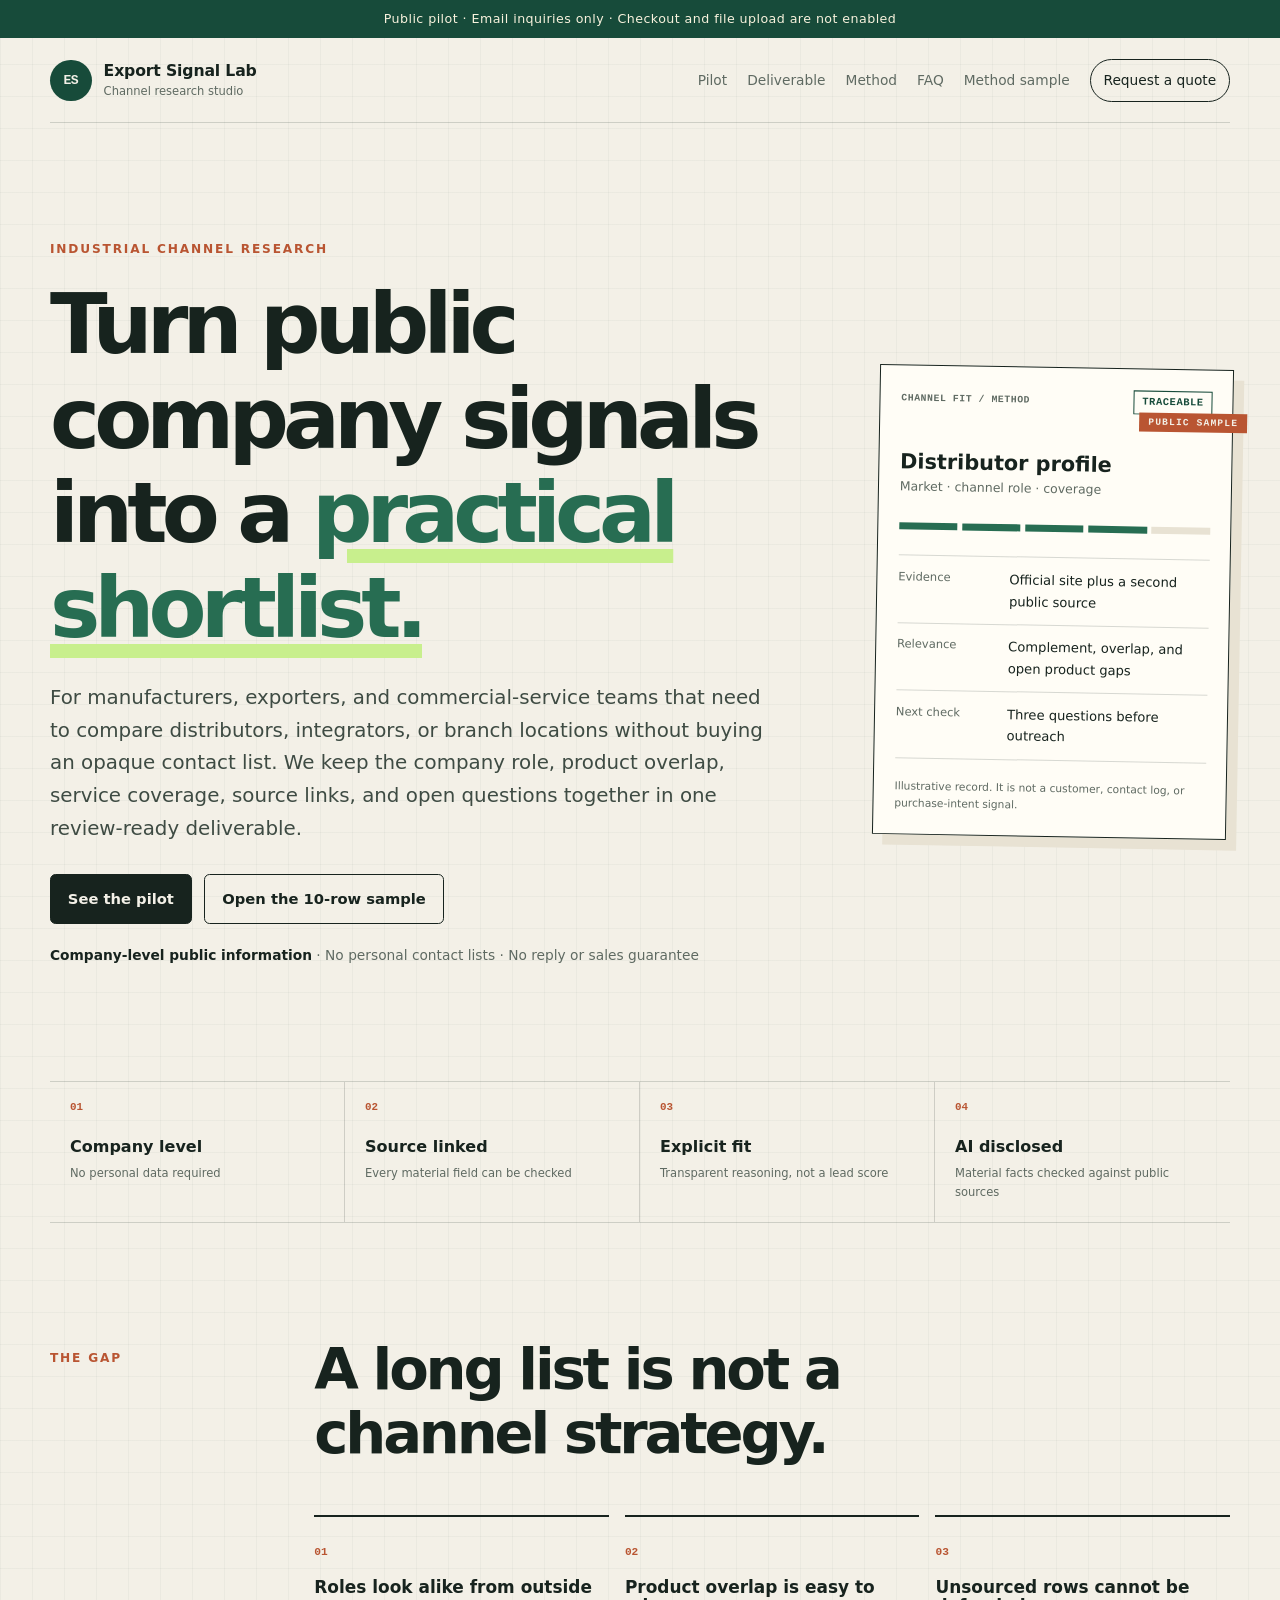
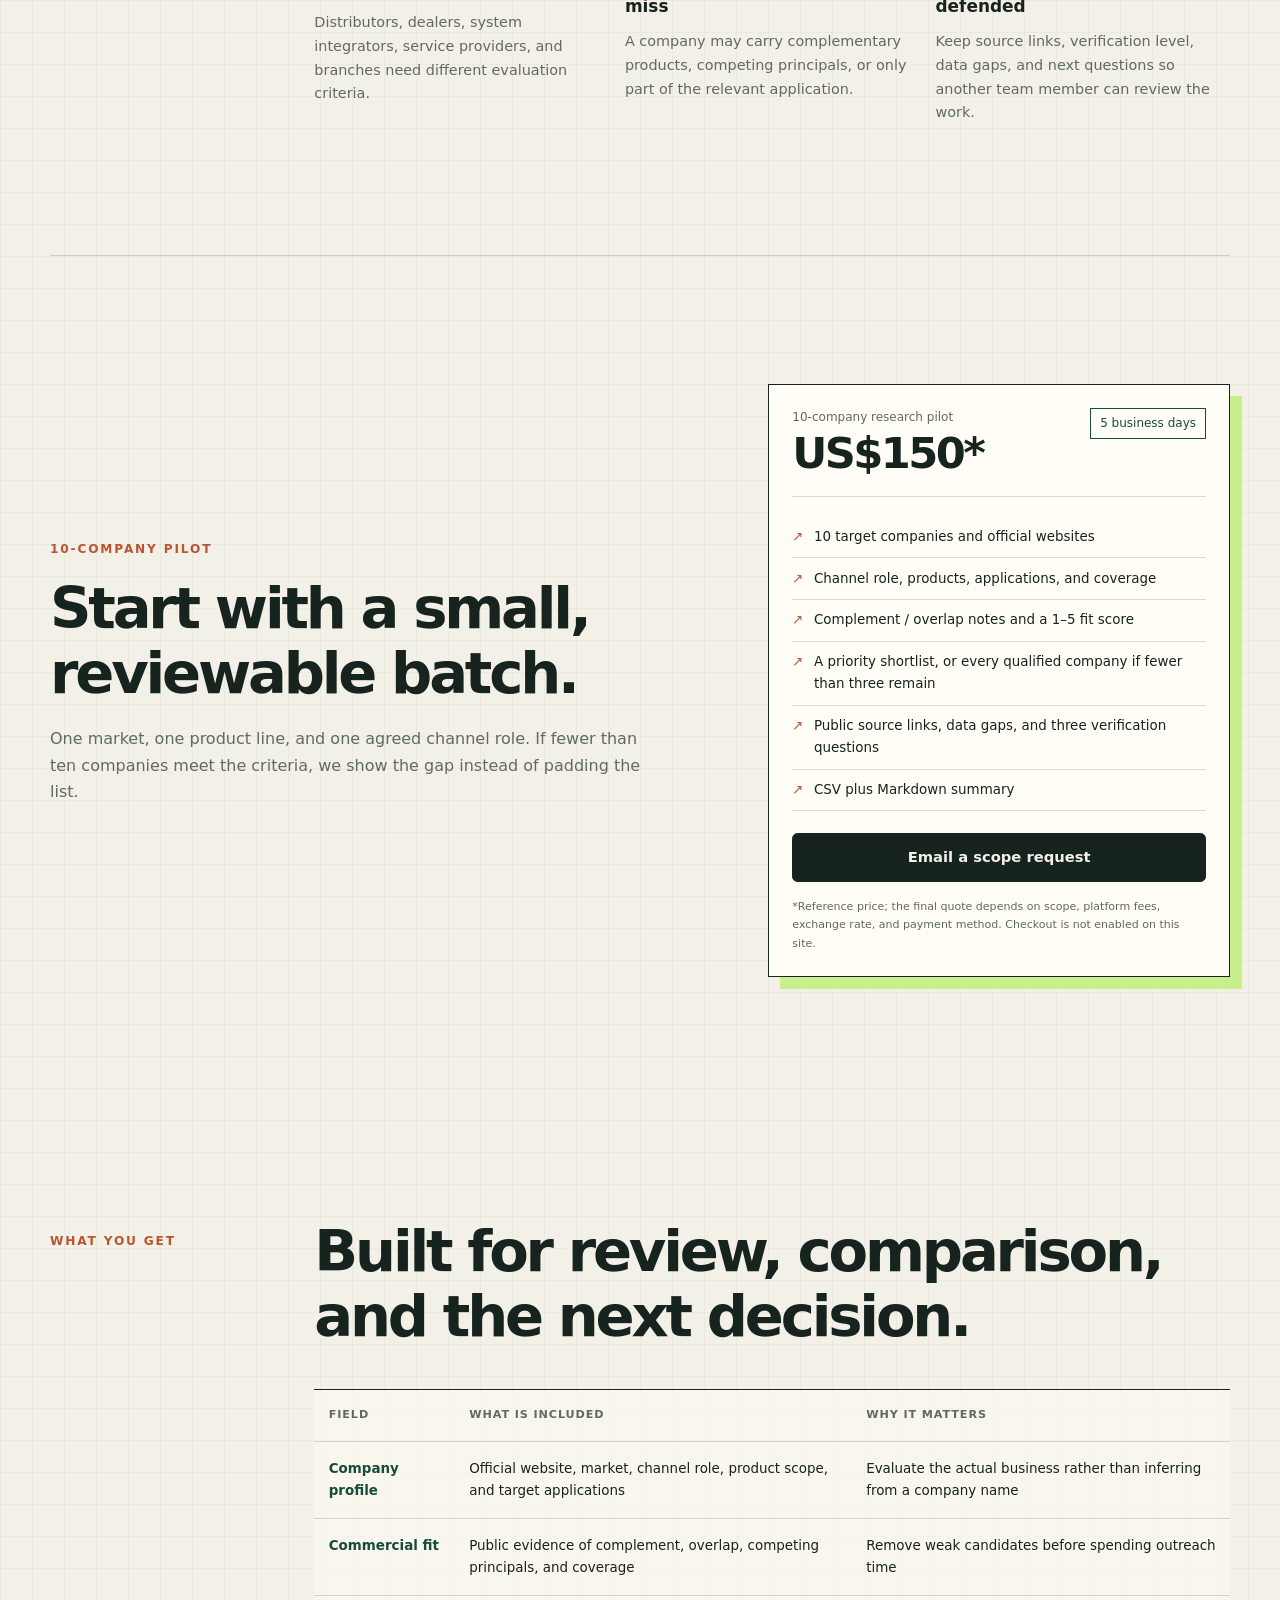
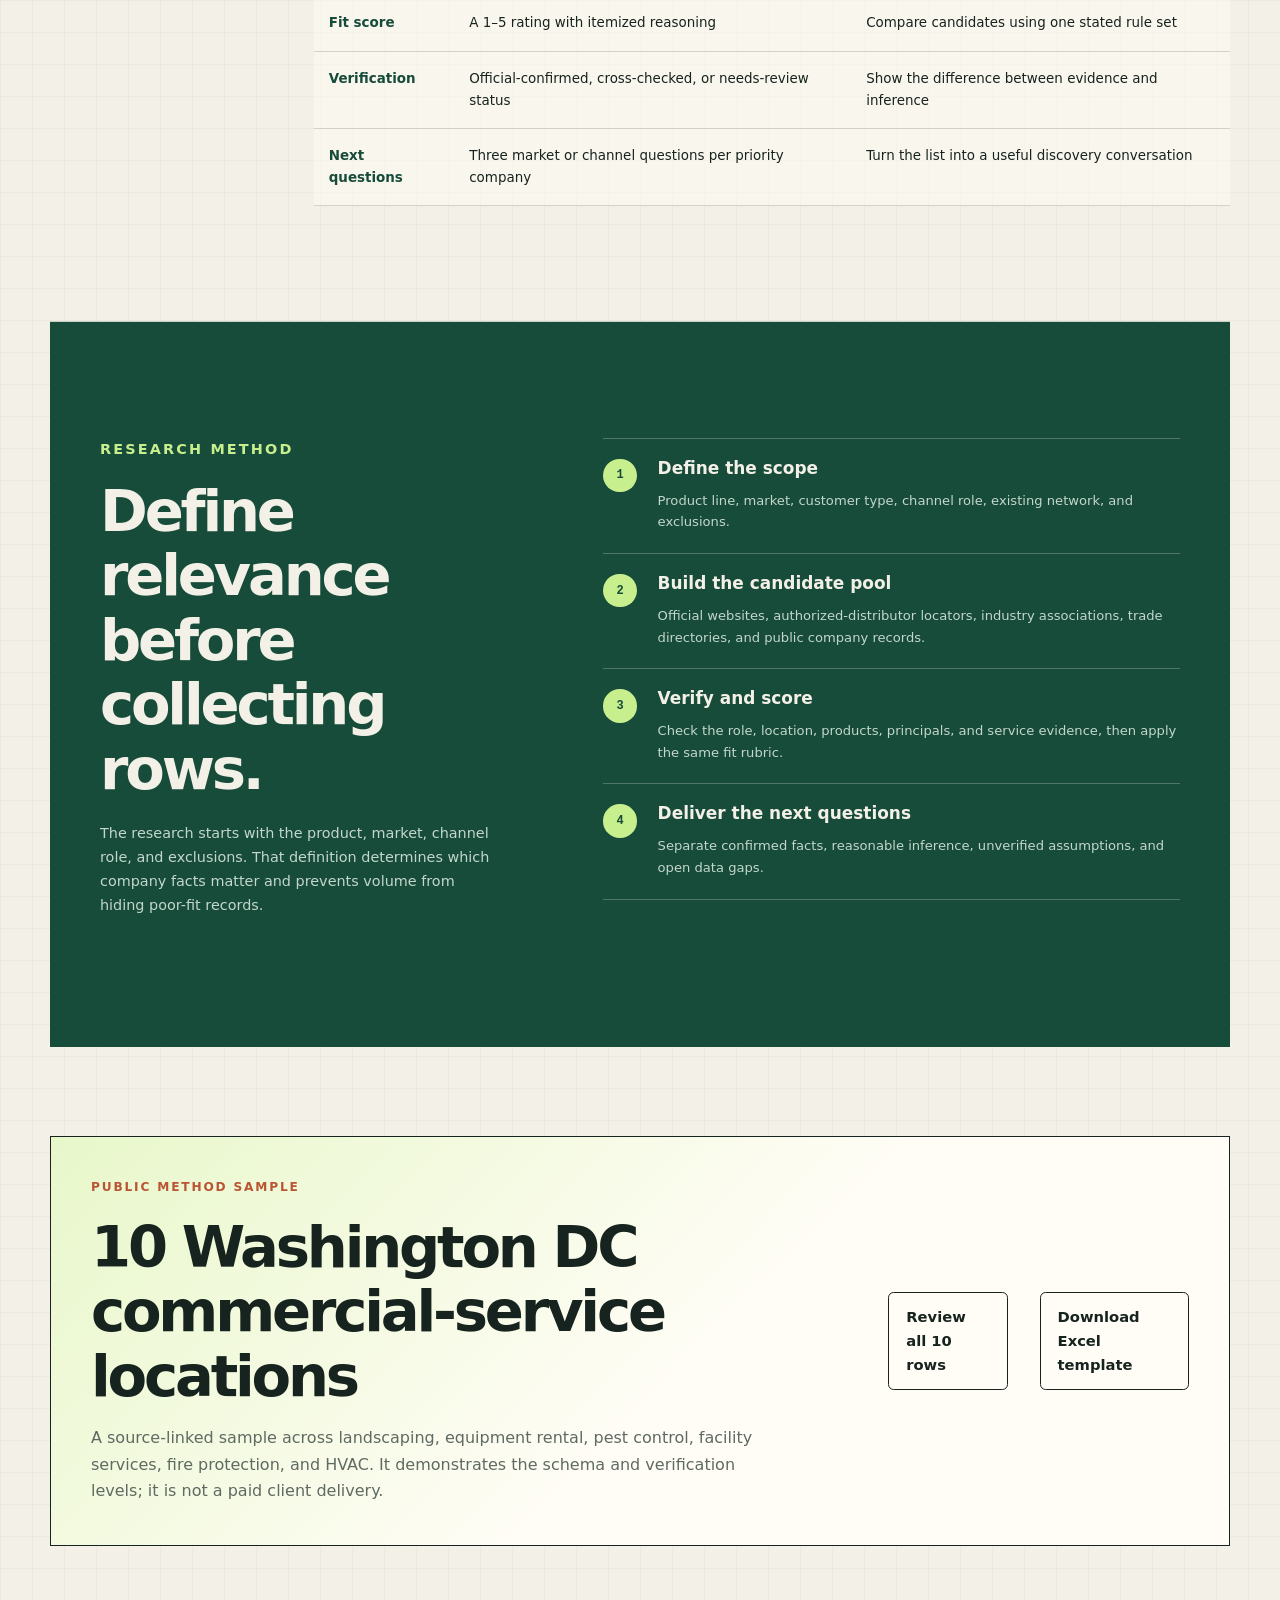
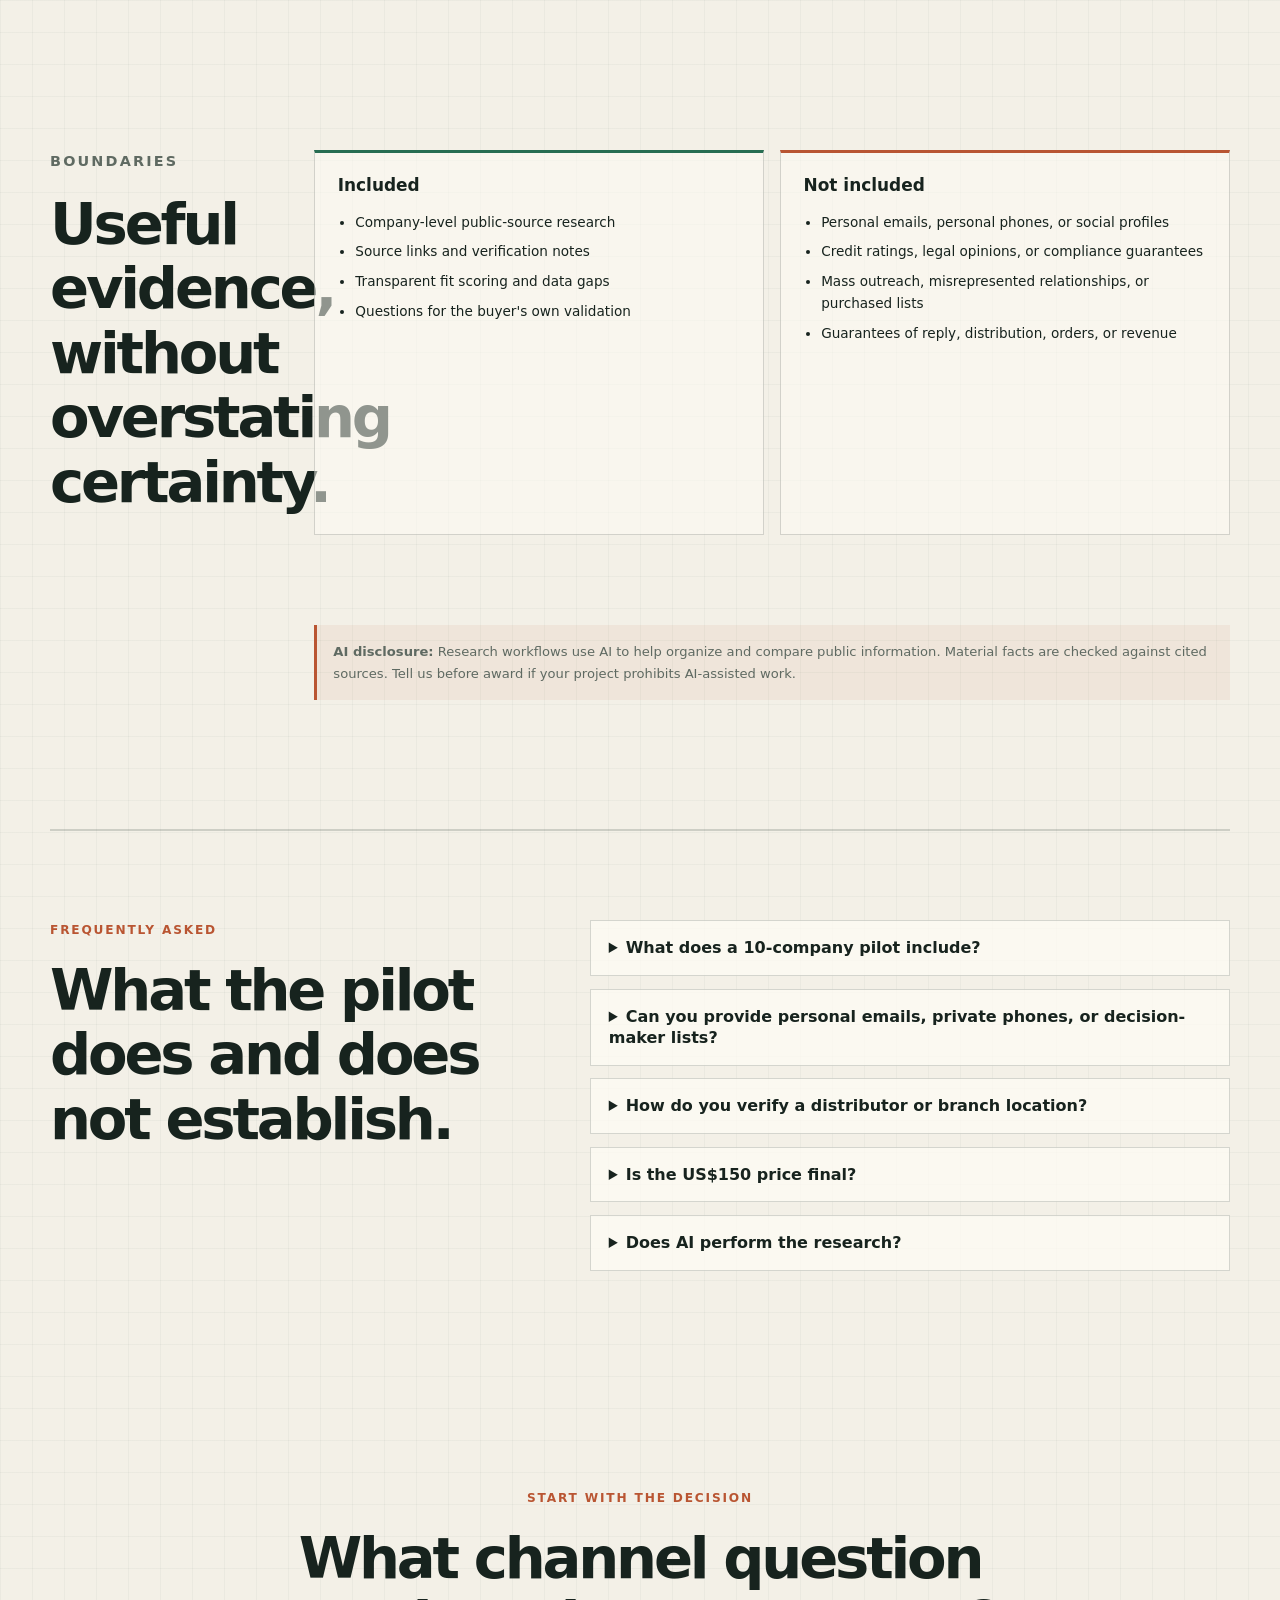
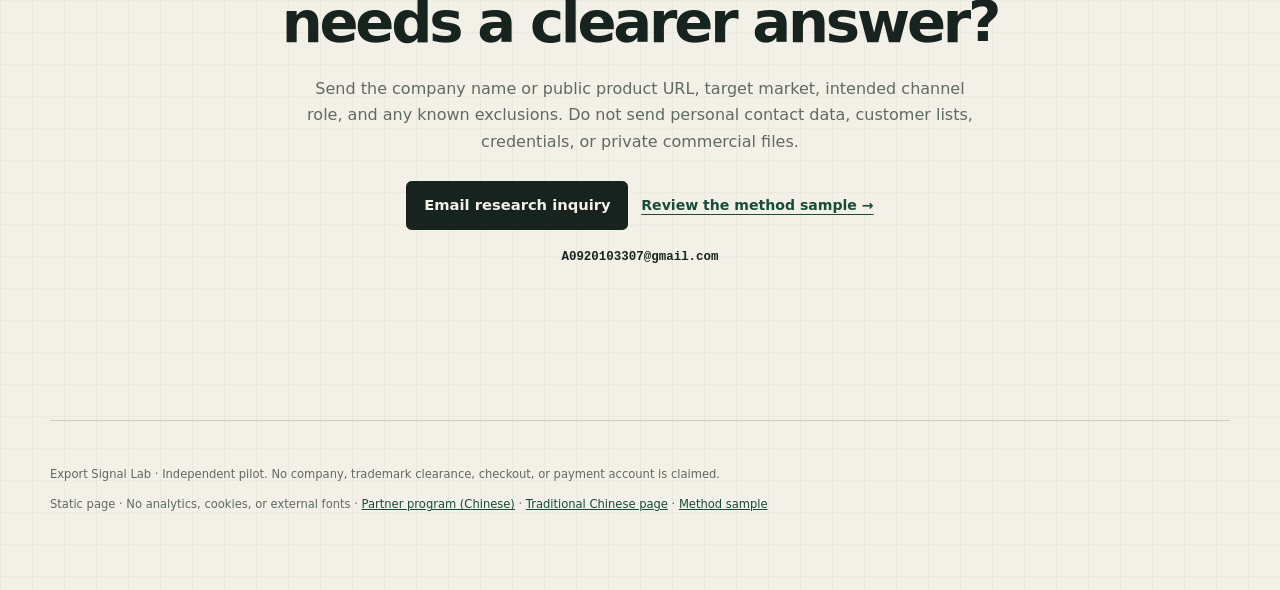
<file: export-research/english/index.html>
<!doctype html>
<html lang="en">
<head>
  <meta charset="utf-8">
  <meta name="viewport" content="width=device-width, initial-scale=1">
  <meta name="color-scheme" content="light">
  <meta name="description" content="Company-level public research for industrial distributors, system integrators, and commercial service locations. Source-linked shortlists with transparent fit scores.">
  <link rel="canonical" href="https://a0920103307-droid.github.io/northstar-schema-review-site/export-research/english/">
  <link rel="alternate" hreflang="zh-Hant" href="https://a0920103307-droid.github.io/northstar-schema-review-site/export-research/">
  <meta property="og:type" content="website">
  <meta property="og:title" content="Export Signal Lab | Industrial channel research">
  <meta property="og:description" content="Source-linked company, distributor, and branch-location research with explicit verification levels and data gaps.">
  <meta property="og:url" content="https://a0920103307-droid.github.io/northstar-schema-review-site/export-research/english/">
  <meta name="twitter:card" content="summary">
  <meta name="twitter:title" content="Export Signal Lab | Industrial channel research">
  <meta name="twitter:description" content="Source-linked B2B channel and branch-location research without personal contact lists.">
  <title>Export Signal Lab | Industrial channel research</title>
  <link rel="stylesheet" href="../styles.css">
  <script type="application/ld+json">
  {
    "@context": "https://schema.org",
    "@type": "Service",
    "name": "Export Signal Lab industrial channel research",
    "serviceType": "B2B company, distributor, and branch-location research",
    "description": "Company-level public research with source links, verification levels, fit reasoning, and explicit data gaps. No personal contact lists.",
    "url": "https://a0920103307-droid.github.io/northstar-schema-review-site/export-research/english/",
    "provider": {
      "@type": "Organization",
      "name": "Export Signal Lab"
    },
    "areaServed": "Worldwide",
    "offers": {
      "@type": "Offer",
      "price": "150",
      "priceCurrency": "USD",
      "description": "Reference price for a 10-company pilot; final scope and quote must be confirmed."
    }
  }
  </script>
</head>
<body class="english-page">
  <a class="skip-link" href="#main">Skip to main content</a>

  <div class="notice" role="status">
    Public pilot · Email inquiries only · Checkout and file upload are not enabled
  </div>

  <header class="site-header">
    <a class="brand" href="#top" aria-label="Export Signal Lab home">
      <span class="brand-mark" aria-hidden="true">ES</span>
      <span class="brand-copy">
        <strong>Export Signal Lab</strong>
        <small>Channel research studio</small>
      </span>
    </a>
    <nav aria-label="Main navigation">
      <a href="#offer">Pilot</a>
      <a href="#deliverable">Deliverable</a>
      <a href="#method">Method</a>
      <a href="#faq">FAQ</a>
      <a href="washington-dc-sample.html">Method sample</a>
      <a class="nav-cta" href="#contact">Request a quote</a>
    </nav>
  </header>

  <main id="main">
    <section id="top" class="hero">
      <div class="hero-copy">
        <p class="eyebrow">Industrial channel research</p>
        <h1>Turn public company signals into a <span>practical shortlist.</span></h1>
        <p class="lede">
          For manufacturers, exporters, and commercial-service teams that need to compare
          distributors, integrators, or branch locations without buying an opaque contact list.
          We keep the company role, product overlap, service coverage, source links, and open
          questions together in one review-ready deliverable.
        </p>
        <div class="actions">
          <a class="button primary" href="#offer">See the pilot</a>
          <a class="button secondary" href="washington-dc-sample.html">Open the 10-row sample</a>
        </div>
        <p class="proof">
          <strong>Company-level public information</strong> · No personal contact lists · No reply or sales guarantee
        </p>
      </div>

      <aside class="signal-card" aria-label="Illustrative research record">
        <div class="signal-head">
          <span>CHANNEL FIT / METHOD</span>
          <span class="tag">TRACEABLE</span>
        </div>
        <p class="company">Distributor profile</p>
        <p class="location">Market · channel role · coverage</p>
        <div class="signal-meter" aria-hidden="true">
          <span></span><span></span><span></span><span></span><span class="empty"></span>
        </div>
        <dl>
          <div><dt>Evidence</dt><dd>Official site plus a second public source</dd></div>
          <div><dt>Relevance</dt><dd>Complement, overlap, and open product gaps</dd></div>
          <div><dt>Next check</dt><dd>Three questions before outreach</dd></div>
        </dl>
        <p class="fine-print">Illustrative record. It is not a customer, contact log, or purchase-intent signal.</p>
      </aside>
    </section>

    <section class="ticker" aria-label="Service attributes">
      <div><span>01</span><strong>Company level</strong><small>No personal data required</small></div>
      <div><span>02</span><strong>Source linked</strong><small>Every material field can be checked</small></div>
      <div><span>03</span><strong>Explicit fit</strong><small>Transparent reasoning, not a lead score</small></div>
      <div><span>04</span><strong>AI disclosed</strong><small>Material facts checked against public sources</small></div>
    </section>

    <section class="problem">
      <div class="section-label">THE GAP</div>
      <div class="problem-copy">
        <h2>A long list is not a channel strategy.</h2>
        <div class="problem-grid">
          <article>
            <span>01</span>
            <h3>Roles look alike from outside</h3>
            <p>Distributors, dealers, system integrators, service providers, and branches need different evaluation criteria.</p>
          </article>
          <article>
            <span>02</span>
            <h3>Product overlap is easy to miss</h3>
            <p>A company may carry complementary products, competing principals, or only part of the relevant application.</p>
          </article>
          <article>
            <span>03</span>
            <h3>Unsourced rows cannot be defended</h3>
            <p>Keep source links, verification level, data gaps, and next questions so another team member can review the work.</p>
          </article>
        </div>
      </div>
    </section>

    <section id="offer" class="offer">
      <div class="offer-intro">
        <p class="eyebrow">10-company pilot</p>
        <h2>Start with a small, reviewable batch.</h2>
        <p>
          One market, one product line, and one agreed channel role. If fewer than ten
          companies meet the criteria, we show the gap instead of padding the list.
        </p>
      </div>
      <div class="price-card">
        <div class="price-head">
          <div>
            <span>10-company research pilot</span>
            <strong>US$150*</strong>
          </div>
          <span class="schedule">5 business days</span>
        </div>
        <ul class="deliverables">
          <li>10 target companies and official websites</li>
          <li>Channel role, products, applications, and coverage</li>
          <li>Complement / overlap notes and a 1–5 fit score</li>
          <li>A priority shortlist, or every qualified company if fewer than three remain</li>
          <li>Public source links, data gaps, and three verification questions</li>
          <li>CSV plus Markdown summary</li>
        </ul>
        <a class="button primary wide" href="mailto:A0920103307@gmail.com?subject=Export%20Signal%20Lab%20ten-company%20research%20inquiry&amp;body=Hello%2C%0A%0ACompany%3A%0AProduct%20or%20service%20URL%3A%0ATarget%20market%3A%0ATarget%20channel%20role%3A%0AExisting%20distributors%20or%20exclusions%3A%0A%0APlease%20do%20not%20send%20personal%20contact%20data%2C%20customer%20lists%2C%20credentials%2C%20or%20private%20commercial%20files.">Email a scope request</a>
        <p class="price-note">*Reference price; the final quote depends on scope, platform fees, exchange rate, and payment method. Checkout is not enabled on this site.</p>
      </div>
    </section>

    <section id="deliverable" class="deliverable">
      <div class="section-label">WHAT YOU GET</div>
      <div>
        <h2>Built for review, comparison, and the next decision.</h2>
        <div class="table-wrap">
          <table>
            <thead>
              <tr><th>Field</th><th>What is included</th><th>Why it matters</th></tr>
            </thead>
            <tbody>
              <tr><td>Company profile</td><td>Official website, market, channel role, product scope, and target applications</td><td>Evaluate the actual business rather than inferring from a company name</td></tr>
              <tr><td>Commercial fit</td><td>Public evidence of complement, overlap, competing principals, and coverage</td><td>Remove weak candidates before spending outreach time</td></tr>
              <tr><td>Fit score</td><td>A 1–5 rating with itemized reasoning</td><td>Compare candidates using one stated rule set</td></tr>
              <tr><td>Verification</td><td>Official-confirmed, cross-checked, or needs-review status</td><td>Show the difference between evidence and inference</td></tr>
              <tr><td>Next questions</td><td>Three market or channel questions per priority company</td><td>Turn the list into a useful discovery conversation</td></tr>
            </tbody>
          </table>
        </div>
      </div>
    </section>

    <section id="method" class="method">
      <div>
        <p class="eyebrow">Research method</p>
        <h2>Define relevance before collecting rows.</h2>
        <p>
          The research starts with the product, market, channel role, and exclusions.
          That definition determines which company facts matter and prevents volume from
          hiding poor-fit records.
        </p>
      </div>
      <ol class="steps">
        <li><span>1</span><div><h3>Define the scope</h3><p>Product line, market, customer type, channel role, existing network, and exclusions.</p></div></li>
        <li><span>2</span><div><h3>Build the candidate pool</h3><p>Official websites, authorized-distributor locators, industry associations, trade directories, and public company records.</p></div></li>
        <li><span>3</span><div><h3>Verify and score</h3><p>Check the role, location, products, principals, and service evidence, then apply the same fit rubric.</p></div></li>
        <li><span>4</span><div><h3>Deliver the next questions</h3><p>Separate confirmed facts, reasonable inference, unverified assumptions, and open data gaps.</p></div></li>
      </ol>
    </section>

    <section class="sample-callout">
      <div>
        <p class="eyebrow">Public method sample</p>
        <h2>10 Washington DC commercial-service locations</h2>
        <p>
          A source-linked sample across landscaping, equipment rental, pest control,
          facility services, fire protection, and HVAC. It demonstrates the schema and
          verification levels; it is not a paid client delivery.
        </p>
      </div>
          <a class="button secondary" href="washington-dc-sample.html">Review all 10 rows</a>
          <a class="button secondary" href="../downloads/branch-research-milestone-template.xlsx" download>Download Excel template</a>
    </section>

    <section class="limits">
      <div>
        <p class="eyebrow">Boundaries</p>
        <h2>Useful evidence, without overstating certainty.</h2>
      </div>
      <div class="limit-grid">
        <div>
          <h3>Included</h3>
          <ul>
            <li>Company-level public-source research</li>
            <li>Source links and verification notes</li>
            <li>Transparent fit scoring and data gaps</li>
            <li>Questions for the buyer's own validation</li>
          </ul>
        </div>
        <div>
          <h3>Not included</h3>
          <ul>
            <li>Personal emails, personal phones, or social profiles</li>
            <li>Credit ratings, legal opinions, or compliance guarantees</li>
            <li>Mass outreach, misrepresented relationships, or purchased lists</li>
            <li>Guarantees of reply, distribution, orders, or revenue</li>
          </ul>
        </div>
      </div>
      <p class="disclosure">
        <strong>AI disclosure:</strong> Research workflows use AI to help organize and compare public information.
        Material facts are checked against cited sources. Tell us before award if your project prohibits AI-assisted work.
      </p>
    </section>

    <section id="faq" class="faq">
      <div>
        <p class="eyebrow">Frequently asked</p>
        <h2>What the pilot does and does not establish.</h2>
      </div>
      <div class="faq-list">
        <details>
          <summary>What does a 10-company pilot include?</summary>
          <p>Company-level public research, channel role, products or services, public location evidence, source links, verification level, fit reasoning, data gaps, and next verification questions. The standard format is CSV plus a written summary; an Excel milestone workbook is available as a public method template.</p>
        </details>
        <details>
          <summary>Can you provide personal emails, private phones, or decision-maker lists?</summary>
          <p>No. The service is limited to company-level public information. It does not provide personal names, private email addresses, personal phone numbers, social profiles, or purchased contact lists.</p>
        </details>
        <details>
          <summary>How do you verify a distributor or branch location?</summary>
          <p>Each important claim starts with an official company page or location locator and is checked against a separate public source where possible. Rows are marked official-confirmed, cross-checked, or needs-review. A public listing is not a site visit, phone confirmation, or proof of current sales staffing.</p>
        </details>
        <details>
          <summary>Is the US$150 price final?</summary>
          <p>It is a reference price for a small pilot, not a guaranteed price for every scope. Final price, market, channel role, row count, delivery format, platform fees, and payment method must be agreed in writing before paid work starts.</p>
        </details>
        <details>
          <summary>Does AI perform the research?</summary>
          <p>AI is used to help organize and compare public information. Material facts are checked against cited sources. Tell us before award if a project prohibits AI-assisted work.</p>
        </details>
      </div>
    </section>

    <section id="contact" class="contact">
      <p class="eyebrow">Start with the decision</p>
      <h2>What channel question needs a clearer answer?</h2>
      <p>
        Send the company name or public product URL, target market, intended channel role,
        and any known exclusions. Do not send personal contact data, customer lists,
        credentials, or private commercial files.
      </p>
      <div class="contact-actions">
        <a class="button primary" href="mailto:A0920103307@gmail.com?subject=Export%20Signal%20Lab%20research%20inquiry&amp;body=Hello%2C%0A%0ACompany%3A%0AProduct%20or%20service%20URL%3A%0ATarget%20market%3A%0ATarget%20channel%20role%3A%0AExclusions%3A%0A">Email research inquiry</a>
        <a class="text-link" href="washington-dc-sample.html">Review the method sample →</a>
      </div>
      <p class="contact-email">A0920103307@gmail.com</p>
    </section>
  </main>

  <footer>
    <p>Export Signal Lab · Independent pilot. No company, trademark clearance, checkout, or payment account is claimed.</p>
    <p>Static page · No analytics, cookies, or external fonts · <a href="../partners/">Partner program (Chinese)</a> · <a href="../">Traditional Chinese page</a> · <a href="washington-dc-sample.html">Method sample</a></p>
  </footer>
</body>
</html>
</file>
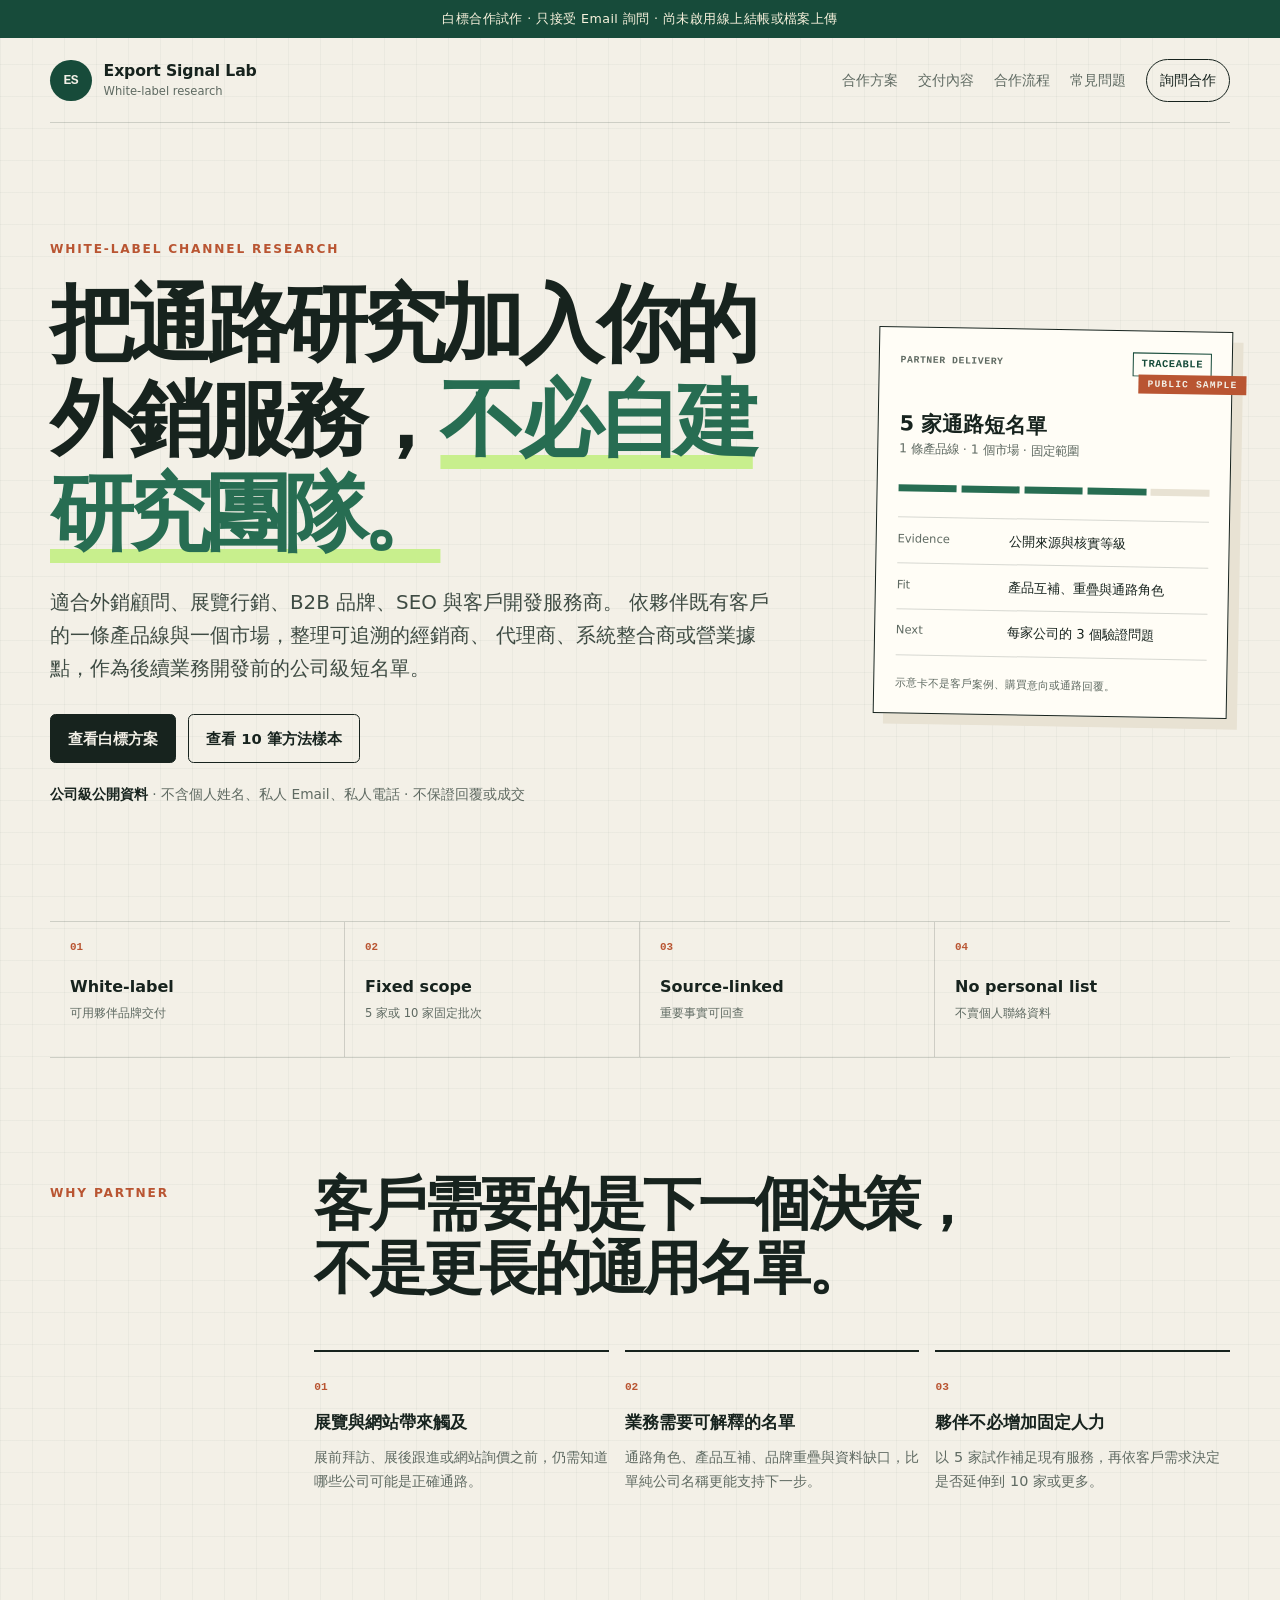
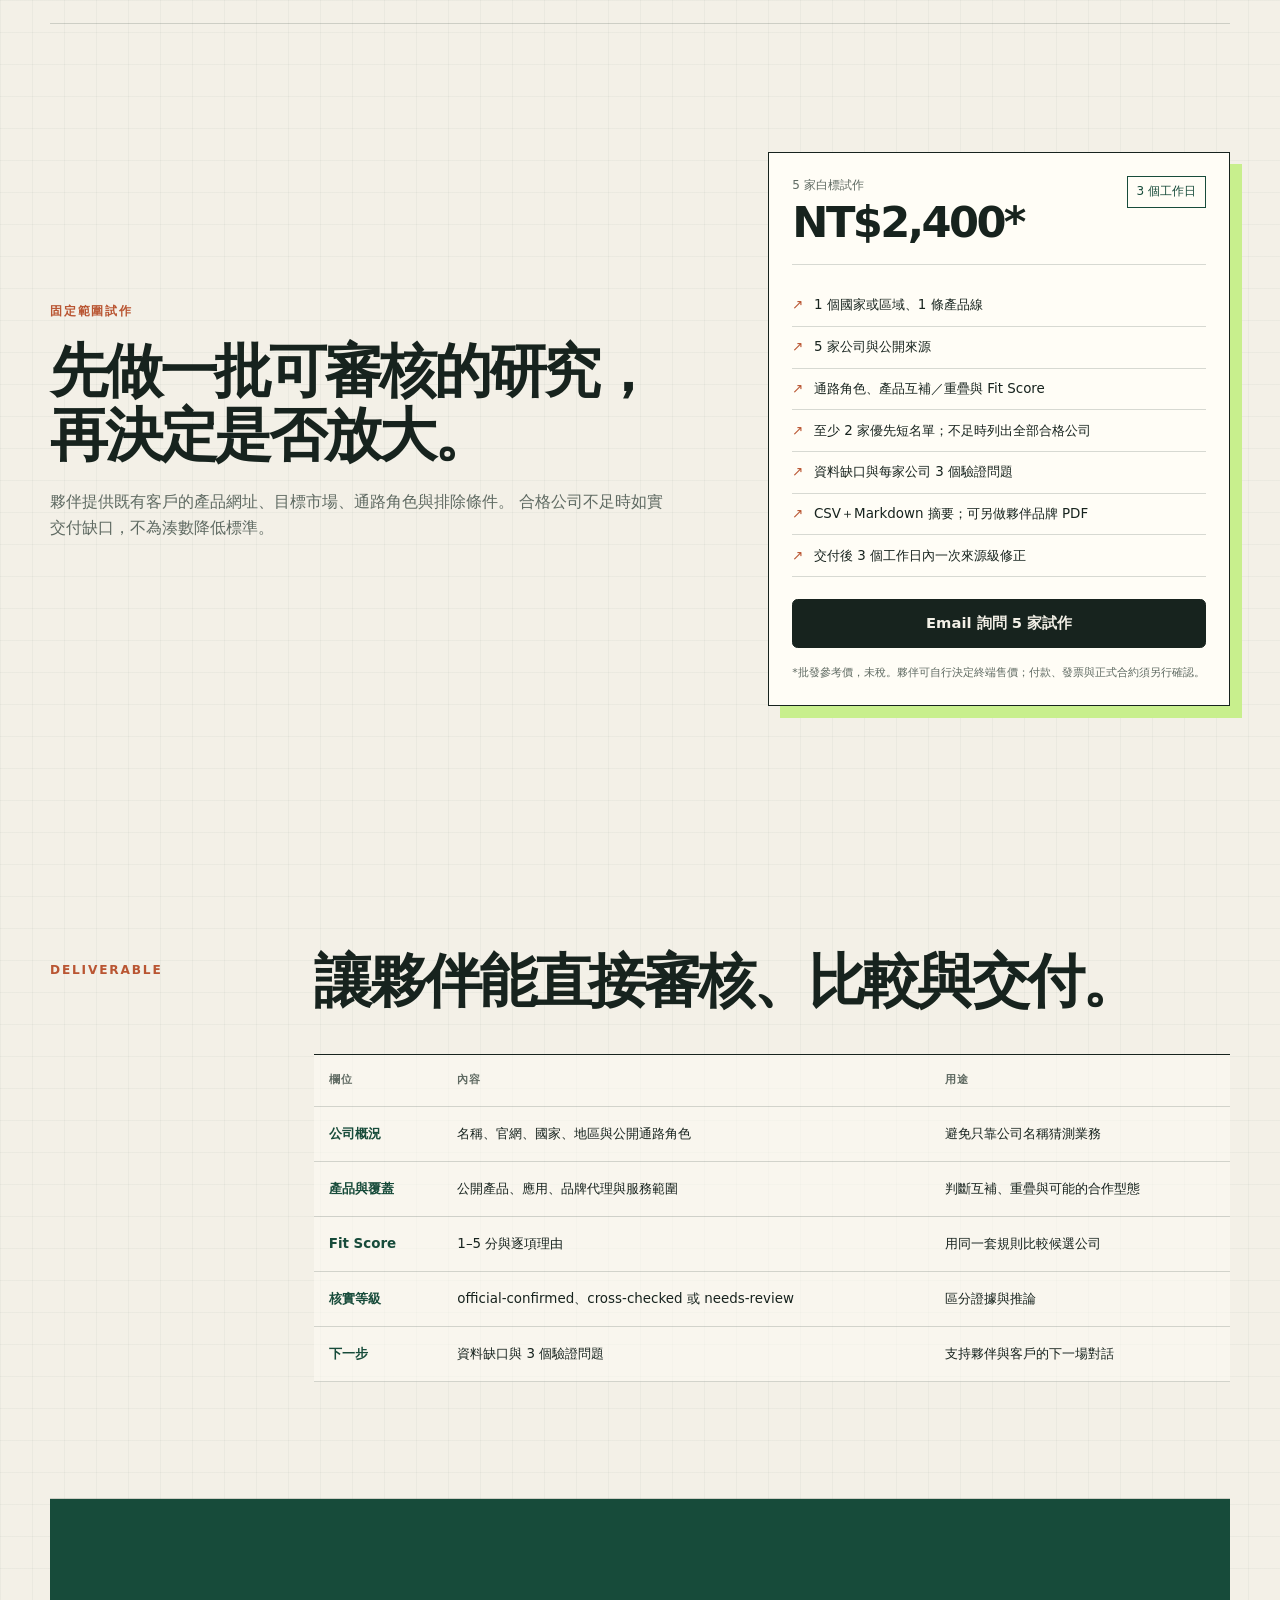
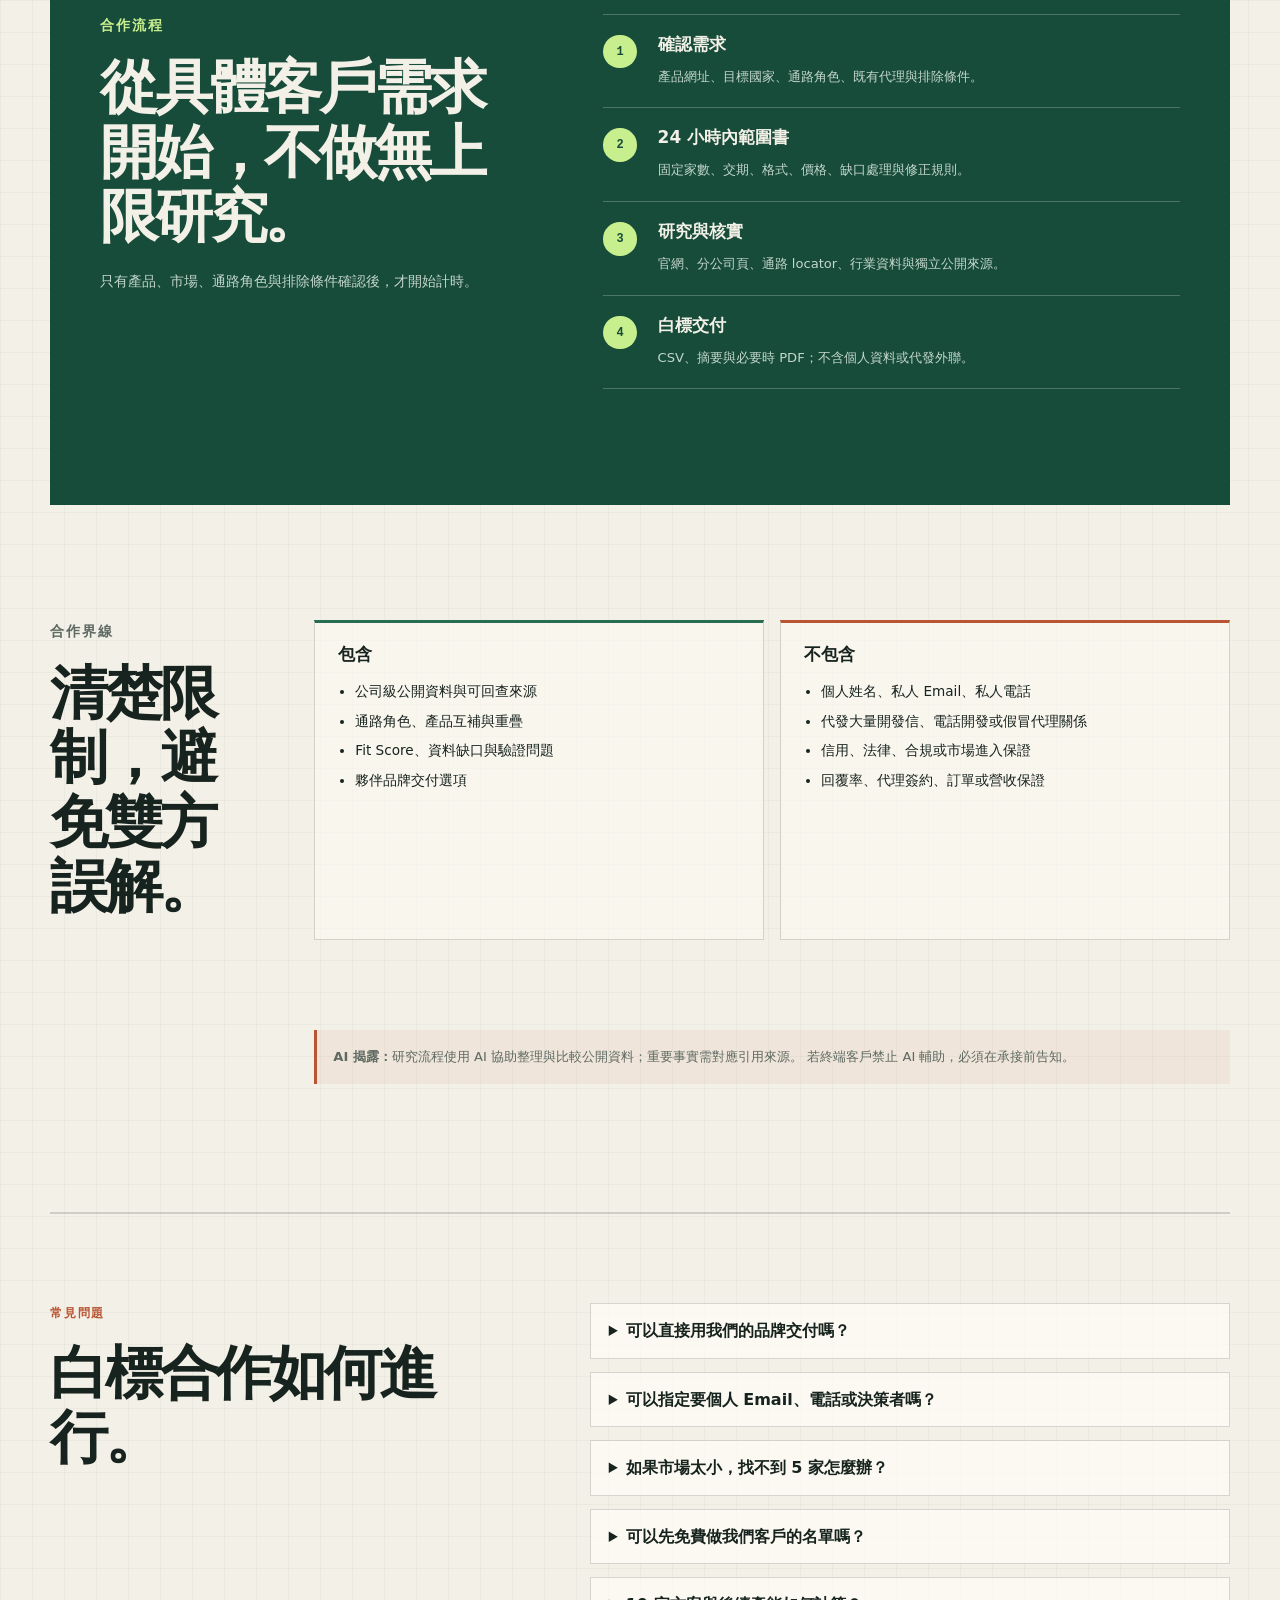
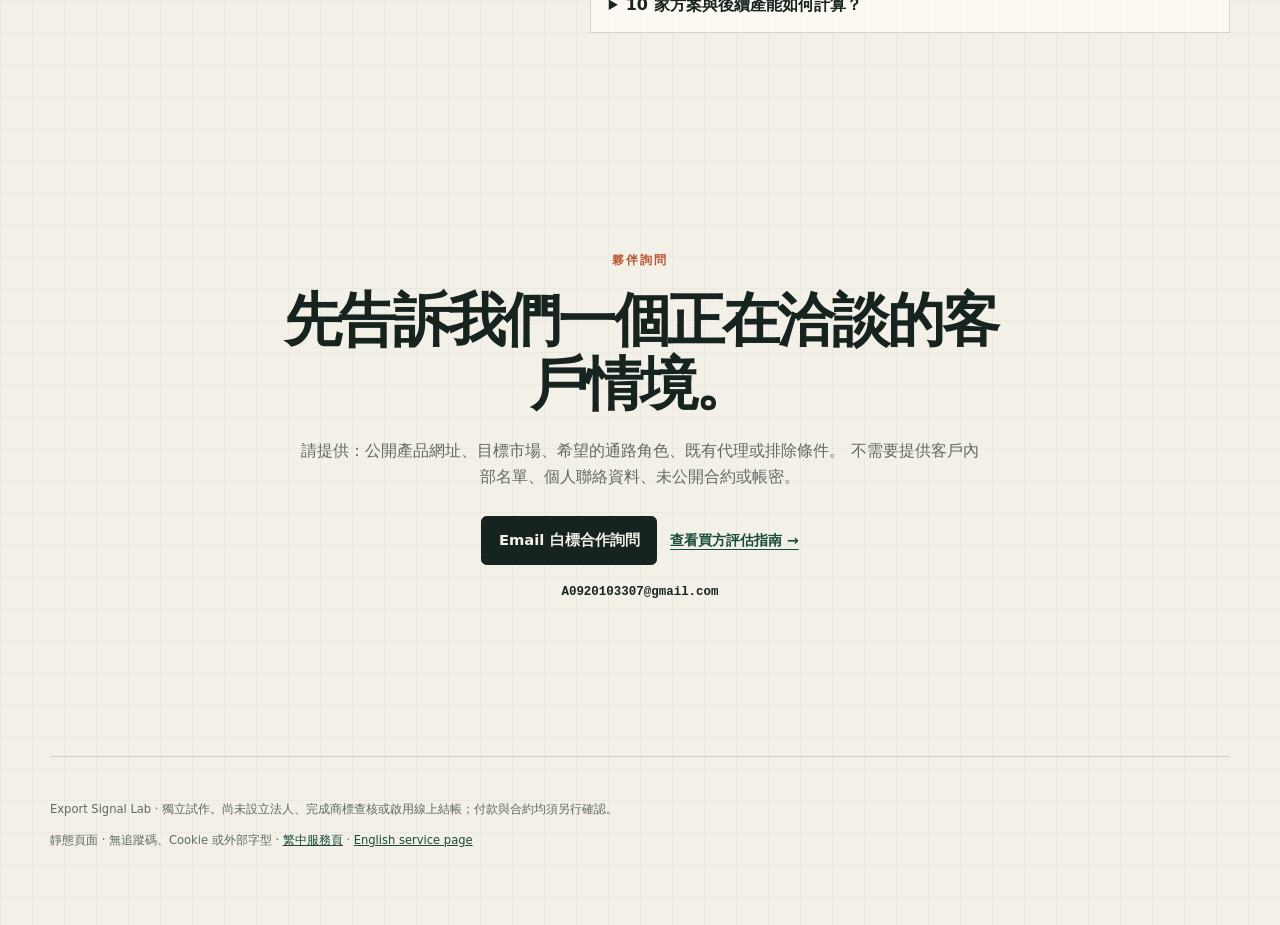
<file: export-research/partners/index.html>
<!doctype html>
<html lang="zh-Hant">
<head>
  <meta charset="utf-8">
  <meta name="viewport" content="width=device-width, initial-scale=1">
  <meta name="color-scheme" content="light">
  <meta name="description" content="Export Signal Lab 白標通路研究合作：為外銷顧問、展覽、B2B 行銷與客戶開發服務商提供可審核的公司級通路短名單。">
  <link rel="canonical" href="https://a0920103307-droid.github.io/northstar-schema-review-site/export-research/partners/">
  <link rel="alternate" hreflang="zh-Hant" href="https://a0920103307-droid.github.io/northstar-schema-review-site/export-research/">
  <link rel="alternate" hreflang="en" href="https://a0920103307-droid.github.io/northstar-schema-review-site/export-research/english/">
  <meta property="og:type" content="website">
  <meta property="og:title" content="Export Signal Lab｜白標通路研究合作">
  <meta property="og:description" content="把公司級海外通路研究加入你既有的外銷服務。固定範圍、公開來源、不含個人聯絡資料。">
  <meta property="og:url" content="https://a0920103307-droid.github.io/northstar-schema-review-site/export-research/partners/">
  <meta name="twitter:card" content="summary">
  <meta name="twitter:title" content="Export Signal Lab｜白標通路研究合作">
  <meta name="twitter:description" content="5 家白標試作，3 個工作日；公開來源、Fit Score、資料缺口與下一次驗證問題。">
  <title>Export Signal Lab｜白標通路研究合作</title>
  <link rel="stylesheet" href="../styles.css">
  <script type="application/ld+json">
  {
    "@context": "https://schema.org",
    "@type": "Service",
    "name": "Export Signal Lab white-label channel research",
    "serviceType": "White-label B2B distributor and channel research",
    "description": "Company-level public research for export consultants, exhibition agencies, B2B marketing firms, and customer-development service providers. No personal contact lists or reply guarantees.",
    "url": "https://a0920103307-droid.github.io/northstar-schema-review-site/export-research/partners/",
    "provider": {
      "@type": "Organization",
      "name": "Export Signal Lab"
    },
    "areaServed": "Worldwide",
    "offers": {
      "@type": "Offer",
      "price": "2400",
      "priceCurrency": "TWD",
      "description": "Reference wholesale price for a five-company white-label pilot; final scope, timing, and payment terms require written confirmation."
    }
  }
  </script>
</head>
<body class="english-page">
  <a class="skip-link" href="#main">跳至主要內容</a>

  <div class="notice" role="status">
    白標合作試作 · 只接受 Email 詢問 · 尚未啟用線上結帳或檔案上傳
  </div>

  <header class="site-header">
    <a class="brand" href="../" aria-label="Export Signal Lab 首頁">
      <span class="brand-mark" aria-hidden="true">ES</span>
      <span class="brand-copy">
        <strong>Export Signal Lab</strong>
        <small>White-label research</small>
      </span>
    </a>
    <nav aria-label="主要導覽">
      <a href="#offer">合作方案</a>
      <a href="#deliverable">交付內容</a>
      <a href="#process">合作流程</a>
      <a href="#faq">常見問題</a>
      <a class="nav-cta" href="#contact">詢問合作</a>
    </nav>
  </header>

  <main id="main">
    <section class="hero">
      <div class="hero-copy">
        <p class="eyebrow">White-label channel research</p>
        <h1>把通路研究加入你的外銷服務，<span>不必自建研究團隊。</span></h1>
        <p class="lede">
          適合外銷顧問、展覽行銷、B2B 品牌、SEO 與客戶開發服務商。
          依夥伴既有客戶的一條產品線與一個市場，整理可追溯的經銷商、
          代理商、系統整合商或營業據點，作為後續業務開發前的公司級短名單。
        </p>
        <div class="actions">
          <a class="button primary" href="#offer">查看白標方案</a>
          <a class="button secondary" href="../english/washington-dc-sample.html">查看 10 筆方法樣本</a>
        </div>
        <p class="proof">
          <strong>公司級公開資料</strong> · 不含個人姓名、私人 Email、私人電話 · 不保證回覆或成交
        </p>
      </div>

      <aside class="signal-card" aria-label="白標研究交付示意">
        <div class="signal-head">
          <span>PARTNER DELIVERY</span>
          <span class="tag">TRACEABLE</span>
        </div>
        <p class="company">5 家通路短名單</p>
        <p class="location">1 條產品線 · 1 個市場 · 固定範圍</p>
        <div class="signal-meter" aria-hidden="true">
          <span></span><span></span><span></span><span></span><span class="empty"></span>
        </div>
        <dl>
          <div><dt>Evidence</dt><dd>公開來源與核實等級</dd></div>
          <div><dt>Fit</dt><dd>產品互補、重疊與通路角色</dd></div>
          <div><dt>Next</dt><dd>每家公司的 3 個驗證問題</dd></div>
        </dl>
        <p class="fine-print">示意卡不是客戶案例、購買意向或通路回覆。</p>
      </aside>
    </section>

    <section class="ticker" aria-label="合作特性">
      <div><span>01</span><strong>White-label</strong><small>可用夥伴品牌交付</small></div>
      <div><span>02</span><strong>Fixed scope</strong><small>5 家或 10 家固定批次</small></div>
      <div><span>03</span><strong>Source-linked</strong><small>重要事實可回查</small></div>
      <div><span>04</span><strong>No personal list</strong><small>不賣個人聯絡資料</small></div>
    </section>

    <section class="problem">
      <div class="section-label">WHY PARTNER</div>
      <div class="problem-copy">
        <h2>客戶需要的是下一個決策，不是更長的通用名單。</h2>
        <div class="problem-grid">
          <article>
            <span>01</span>
            <h3>展覽與網站帶來觸及</h3>
            <p>展前拜訪、展後跟進或網站詢價之前，仍需知道哪些公司可能是正確通路。</p>
          </article>
          <article>
            <span>02</span>
            <h3>業務需要可解釋的名單</h3>
            <p>通路角色、產品互補、品牌重疊與資料缺口，比單純公司名稱更能支持下一步。</p>
          </article>
          <article>
            <span>03</span>
            <h3>夥伴不必增加固定人力</h3>
            <p>以 5 家試作補足現有服務，再依客戶需求決定是否延伸到 10 家或更多。</p>
          </article>
        </div>
      </div>
    </section>

    <section id="offer" class="offer">
      <div class="offer-intro">
        <p class="eyebrow">固定範圍試作</p>
        <h2>先做一批可審核的研究，再決定是否放大。</h2>
        <p>
          夥伴提供既有客戶的產品網址、目標市場、通路角色與排除條件。
          合格公司不足時如實交付缺口，不為湊數降低標準。
        </p>
      </div>
      <div class="price-card">
        <div class="price-head">
          <div>
            <span>5 家白標試作</span>
            <strong>NT$2,400*</strong>
          </div>
          <span class="schedule">3 個工作日</span>
        </div>
        <ul class="deliverables">
          <li>1 個國家或區域、1 條產品線</li>
          <li>5 家公司與公開來源</li>
          <li>通路角色、產品互補／重疊與 Fit Score</li>
          <li>至少 2 家優先短名單；不足時列出全部合格公司</li>
          <li>資料缺口與每家公司 3 個驗證問題</li>
          <li>CSV＋Markdown 摘要；可另做夥伴品牌 PDF</li>
          <li>交付後 3 個工作日內一次來源級修正</li>
        </ul>
        <a class="button primary wide" href="#contact">Email 詢問 5 家試作</a>
        <p class="price-note">*批發參考價，未稅。夥伴可自行決定終端售價；付款、發票與正式合約須另行確認。</p>
      </div>
    </section>

    <section id="deliverable" class="deliverable">
      <div class="section-label">DELIVERABLE</div>
      <div>
        <h2>讓夥伴能直接審核、比較與交付。</h2>
        <div class="table-wrap">
          <table>
            <thead>
              <tr><th>欄位</th><th>內容</th><th>用途</th></tr>
            </thead>
            <tbody>
              <tr><td>公司概況</td><td>名稱、官網、國家、地區與公開通路角色</td><td>避免只靠公司名稱猜測業務</td></tr>
              <tr><td>產品與覆蓋</td><td>公開產品、應用、品牌代理與服務範圍</td><td>判斷互補、重疊與可能的合作型態</td></tr>
              <tr><td>Fit Score</td><td>1–5 分與逐項理由</td><td>用同一套規則比較候選公司</td></tr>
              <tr><td>核實等級</td><td>official-confirmed、cross-checked 或 needs-review</td><td>區分證據與推論</td></tr>
              <tr><td>下一步</td><td>資料缺口與 3 個驗證問題</td><td>支持夥伴與客戶的下一場對話</td></tr>
            </tbody>
          </table>
        </div>
      </div>
    </section>

    <section id="process" class="method">
      <div>
        <p class="eyebrow">合作流程</p>
        <h2>從具體客戶需求開始，不做無上限研究。</h2>
        <p>只有產品、市場、通路角色與排除條件確認後，才開始計時。</p>
      </div>
      <ol class="steps">
        <li><span>1</span><div><h3>確認需求</h3><p>產品網址、目標國家、通路角色、既有代理與排除條件。</p></div></li>
        <li><span>2</span><div><h3>24 小時內範圍書</h3><p>固定家數、交期、格式、價格、缺口處理與修正規則。</p></div></li>
        <li><span>3</span><div><h3>研究與核實</h3><p>官網、分公司頁、通路 locator、行業資料與獨立公開來源。</p></div></li>
        <li><span>4</span><div><h3>白標交付</h3><p>CSV、摘要與必要時 PDF；不含個人資料或代發外聯。</p></div></li>
      </ol>
    </section>

    <section class="limits">
      <div>
        <p class="eyebrow">合作界線</p>
        <h2>清楚限制，避免雙方誤解。</h2>
      </div>
      <div class="limit-grid">
        <div>
          <h3>包含</h3>
          <ul>
            <li>公司級公開資料與可回查來源</li>
            <li>通路角色、產品互補與重疊</li>
            <li>Fit Score、資料缺口與驗證問題</li>
            <li>夥伴品牌交付選項</li>
          </ul>
        </div>
        <div>
          <h3>不包含</h3>
          <ul>
            <li>個人姓名、私人 Email、私人電話</li>
            <li>代發大量開發信、電話開發或假冒代理關係</li>
            <li>信用、法律、合規或市場進入保證</li>
            <li>回覆率、代理簽約、訂單或營收保證</li>
          </ul>
        </div>
      </div>
      <p class="disclosure">
        <strong>AI 揭露：</strong>研究流程使用 AI 協助整理與比較公開資料；重要事實需對應引用來源。
        若終端客戶禁止 AI 輔助，必須在承接前告知。
      </p>
    </section>

    <section id="faq" class="faq">
      <div>
        <p class="eyebrow">常見問題</p>
        <h2>白標合作如何進行。</h2>
      </div>
      <div class="faq-list">
        <details>
          <summary>可以直接用我們的品牌交付嗎？</summary>
          <p>可以。正式承接時先確認夥伴品牌、頁首、聯絡方式與禁止使用的字樣；不把研究宣稱為信用調查、購買意向或成交保證。</p>
        </details>
        <details>
          <summary>可以指定要個人 Email、電話或決策者嗎？</summary>
          <p>不行。服務只交付公司級公開資訊。夥伴可依自己的客戶關係與合規流程處理後續聯絡。</p>
        </details>
        <details>
          <summary>如果市場太小，找不到 5 家怎麼辦？</summary>
          <p>會如實交付已合格公司、缺口原因與替代市場建議，不用虛構、郵寄地址或 franchise listing 湊數。</p>
        </details>
        <details>
          <summary>可以先免費做我們客戶的名單嗎？</summary>
          <p>公開方法樣本可先協助判斷格式；客戶專屬研究須先確認範圍與付費批次，不以完整客製清單作為免費試作。</p>
        </details>
        <details>
          <summary>10 家方案與後續產能如何計算？</summary>
          <p>10 家延伸案的批發參考價為 NT$3,800、5 個工作日。完成至少 2 個付費試作後，再討論固定月產能與批量價。</p>
        </details>
      </div>
    </section>

    <section id="contact" class="contact">
      <p class="eyebrow">夥伴詢問</p>
      <h2>先告訴我們一個正在洽談的客戶情境。</h2>
      <p>
        請提供：公開產品網址、目標市場、希望的通路角色、既有代理或排除條件。
        不需要提供客戶內部名單、個人聯絡資料、未公開合約或帳密。
      </p>
      <div class="contact-actions">
        <a class="button primary" href="mailto:A0920103307@gmail.com?subject=Export%20Signal%20Lab%20white-label%20partner%20inquiry&amp;body=Hello%2C%0A%0APartner%20company%3A%0AEnd-client%20product%20URL%3A%0ATarget%20market%3A%0AChannel%20role%3A%0AExisting%20distributors%20or%20exclusions%3A%0ARequired%20delivery%20date%3A%0A%0APlease%20do%20not%20send%20personal%20contact%20data%2C%20customer%20lists%2C%20credentials%2C%20or%20private%20commercial%20files.">Email 白標合作詢問</a>
        <a class="text-link" href="../guide.html">查看買方評估指南 →</a>
      </div>
      <p class="contact-email">A0920103307@gmail.com</p>
    </section>
  </main>

  <footer>
    <p>Export Signal Lab · 獨立試作。尚未設立法人、完成商標查核或啟用線上結帳；付款與合約均須另行確認。</p>
    <p>靜態頁面 · 無追蹤碼、Cookie 或外部字型 · <a href="../">繁中服務頁</a> · <a href="../english/">English service page</a></p>
  </footer>
</body>
</html>
</file>
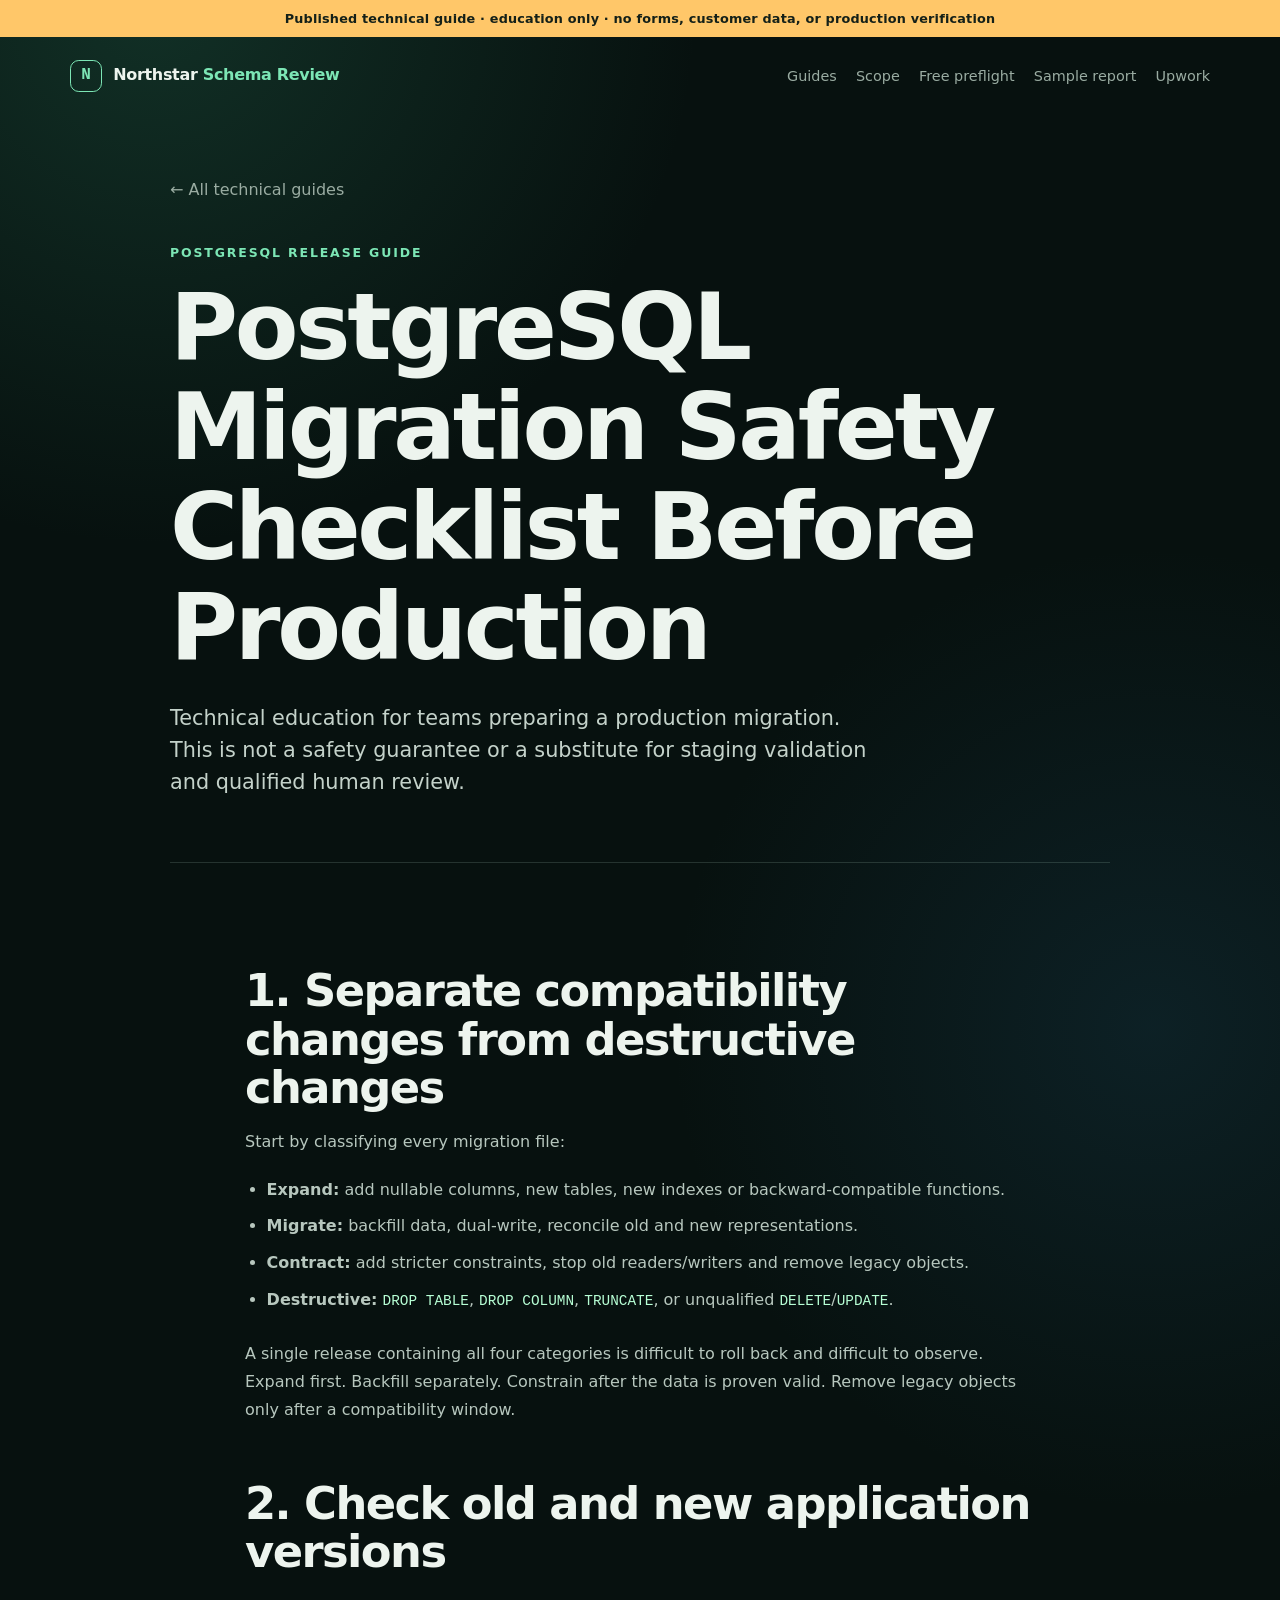
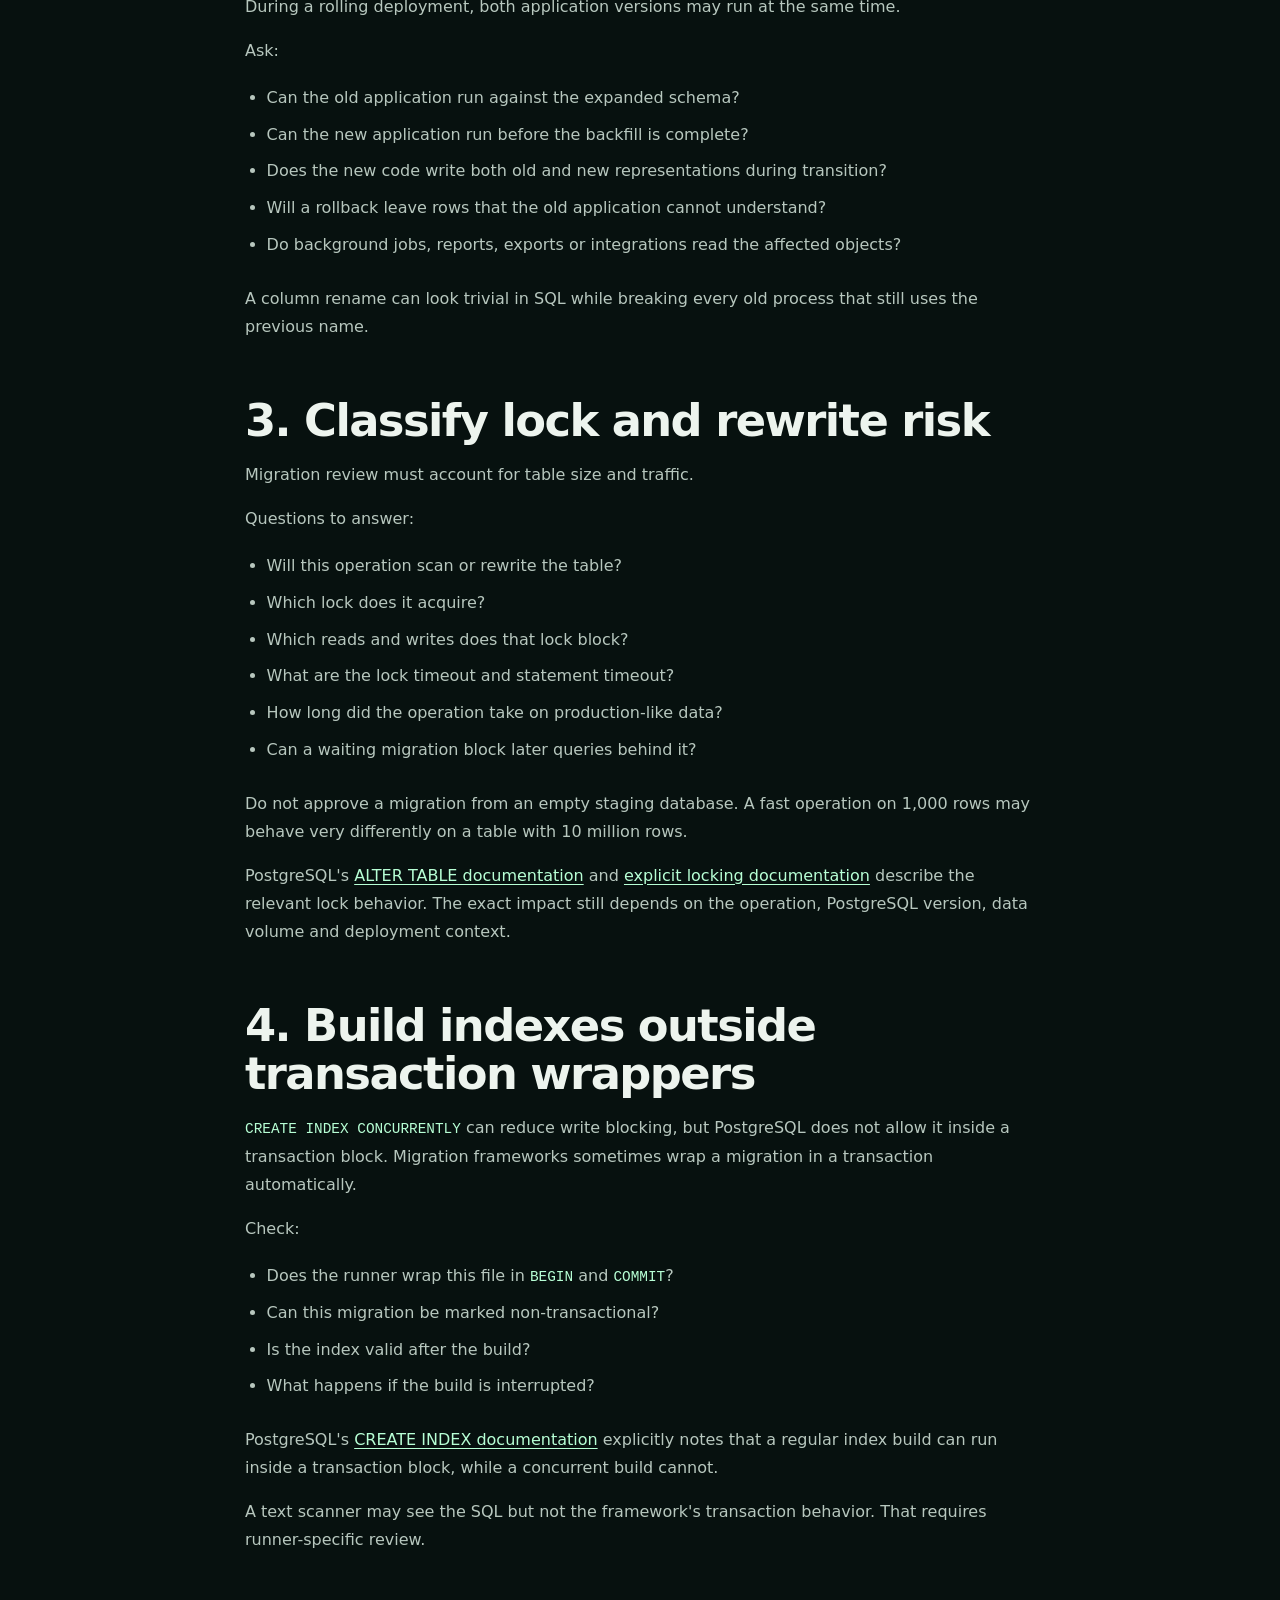
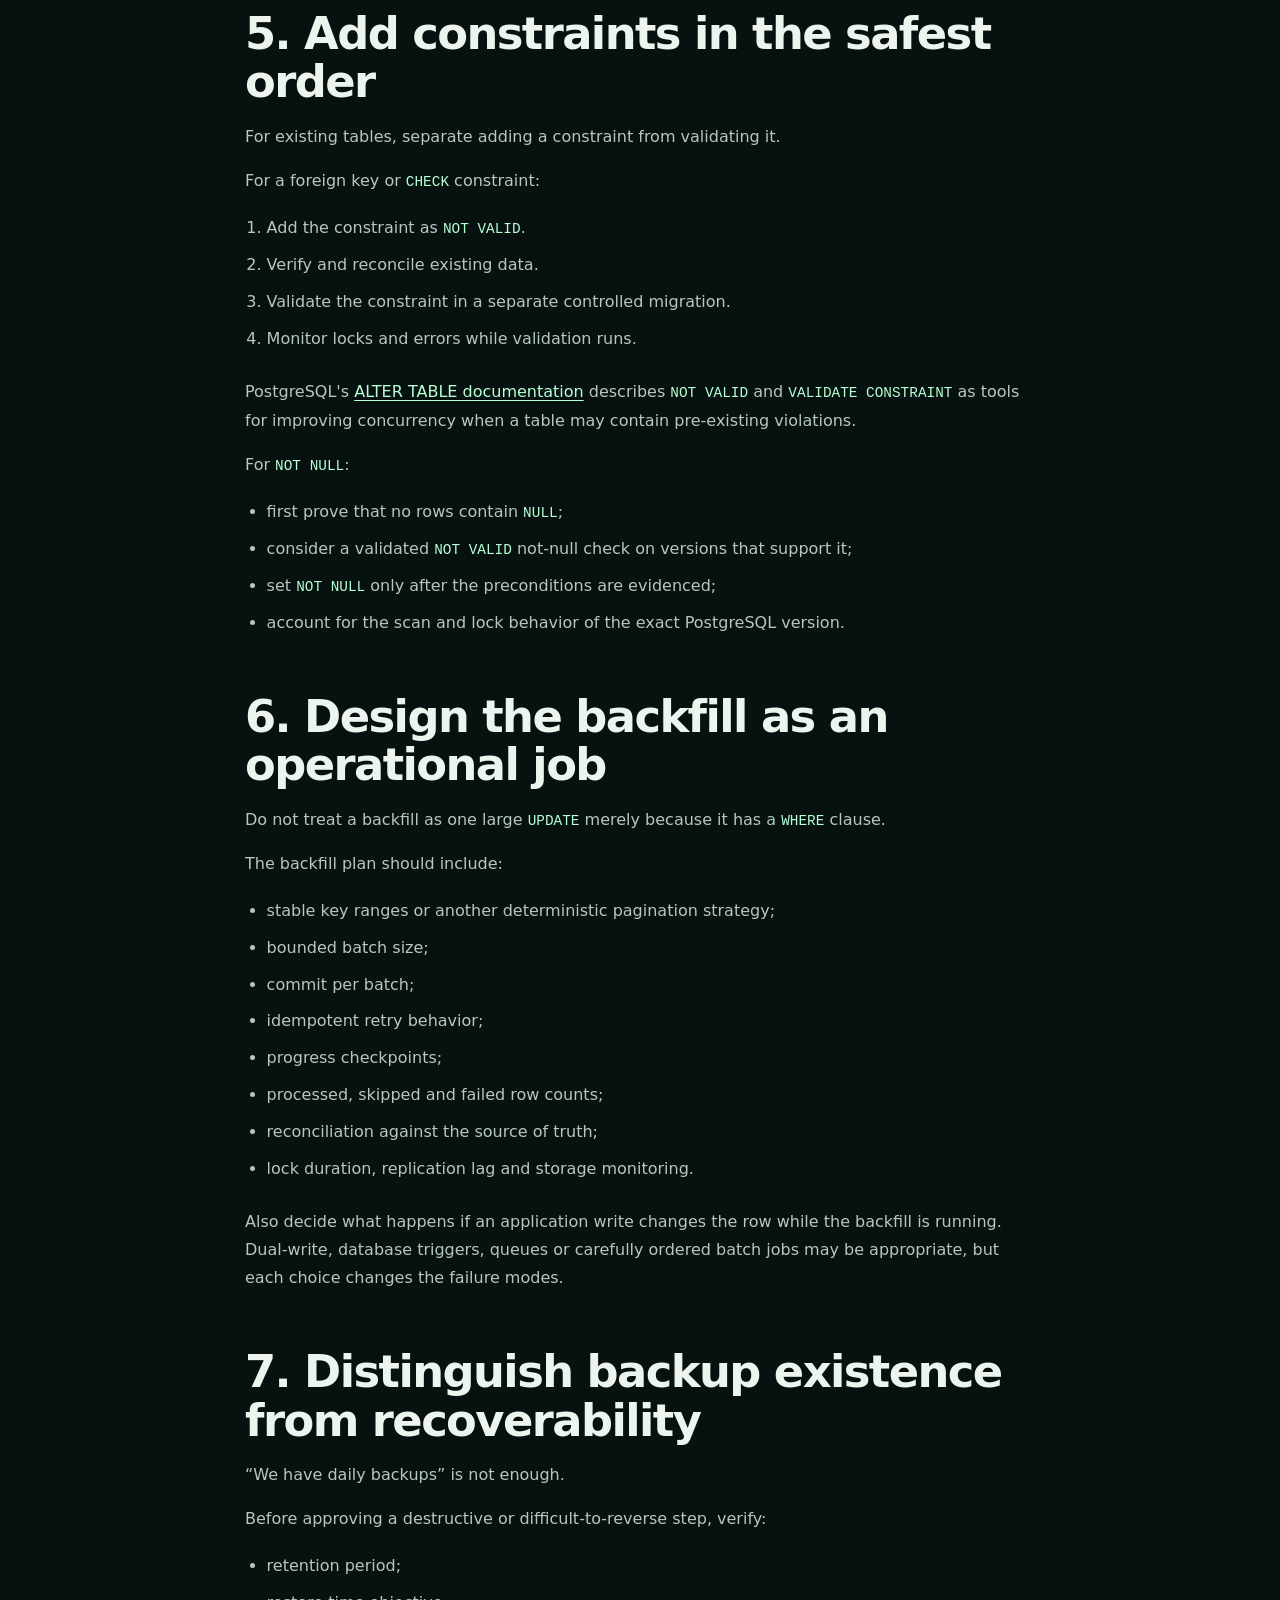
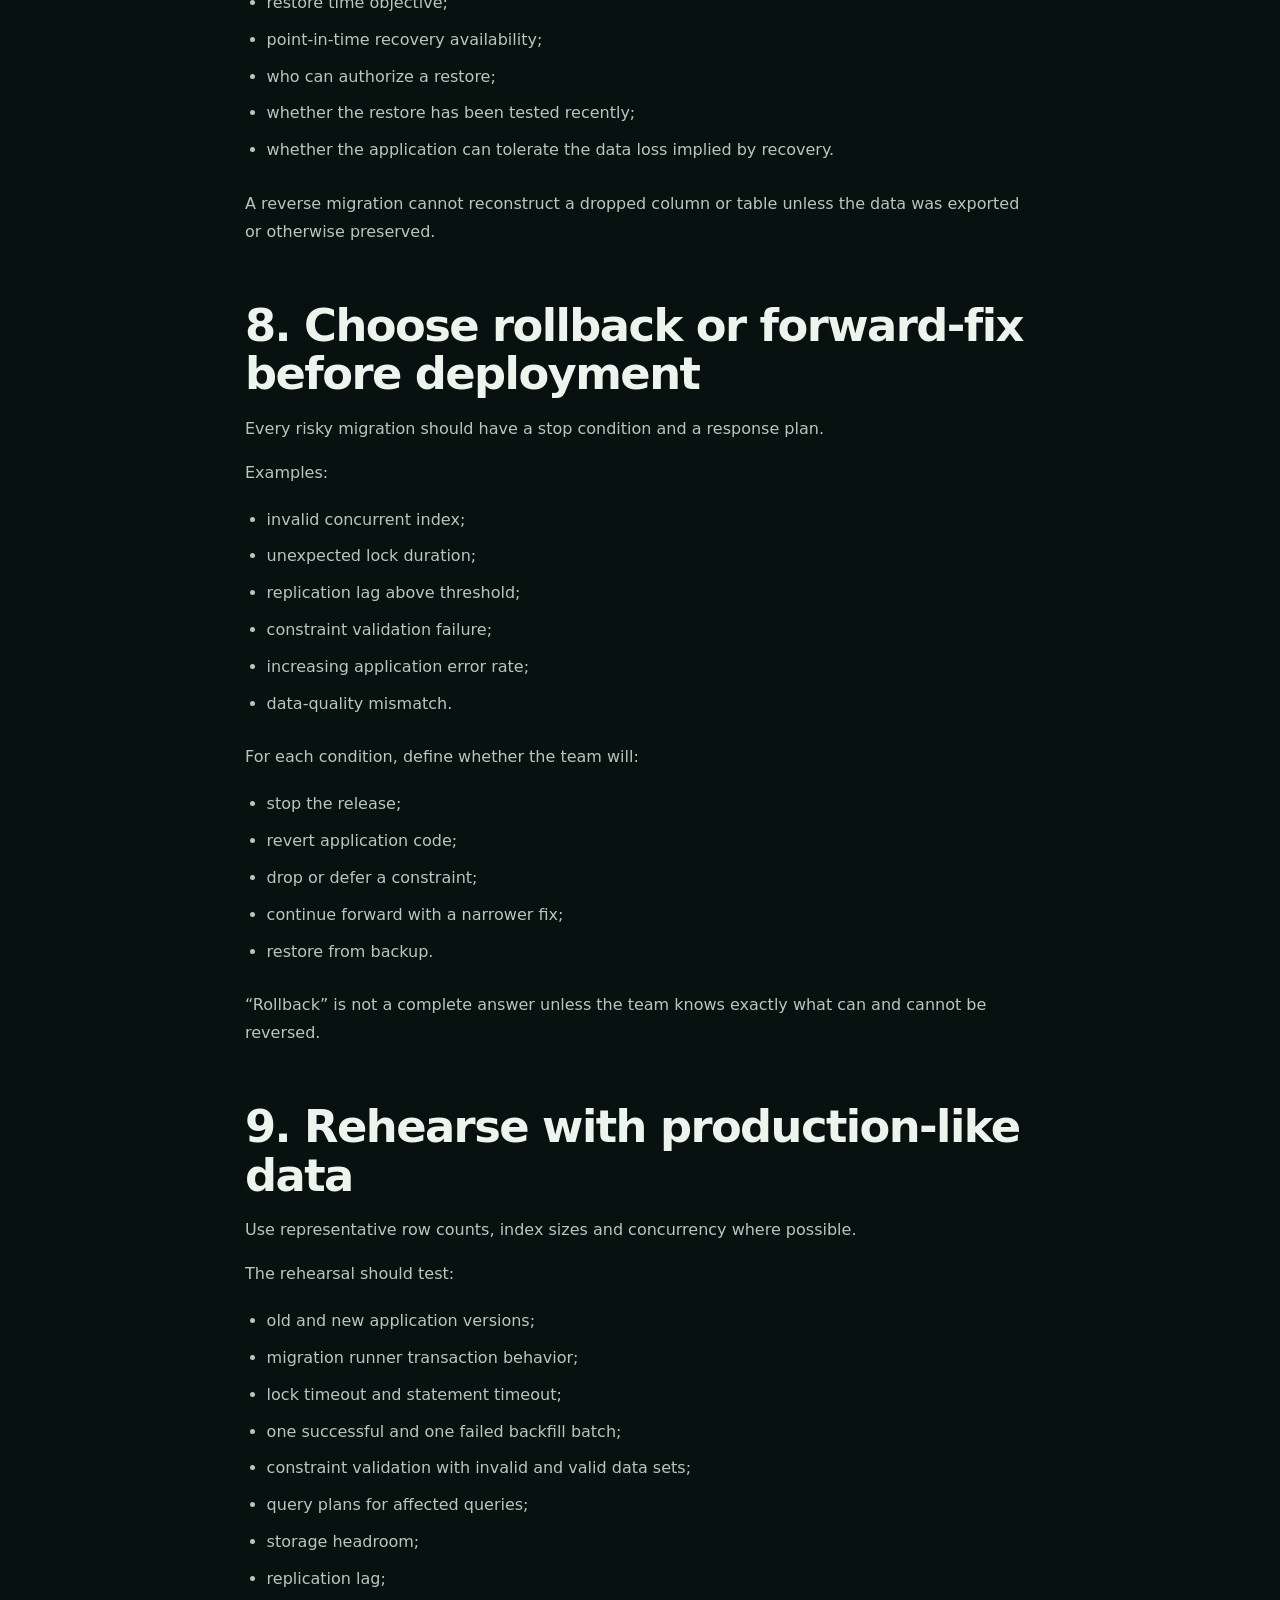
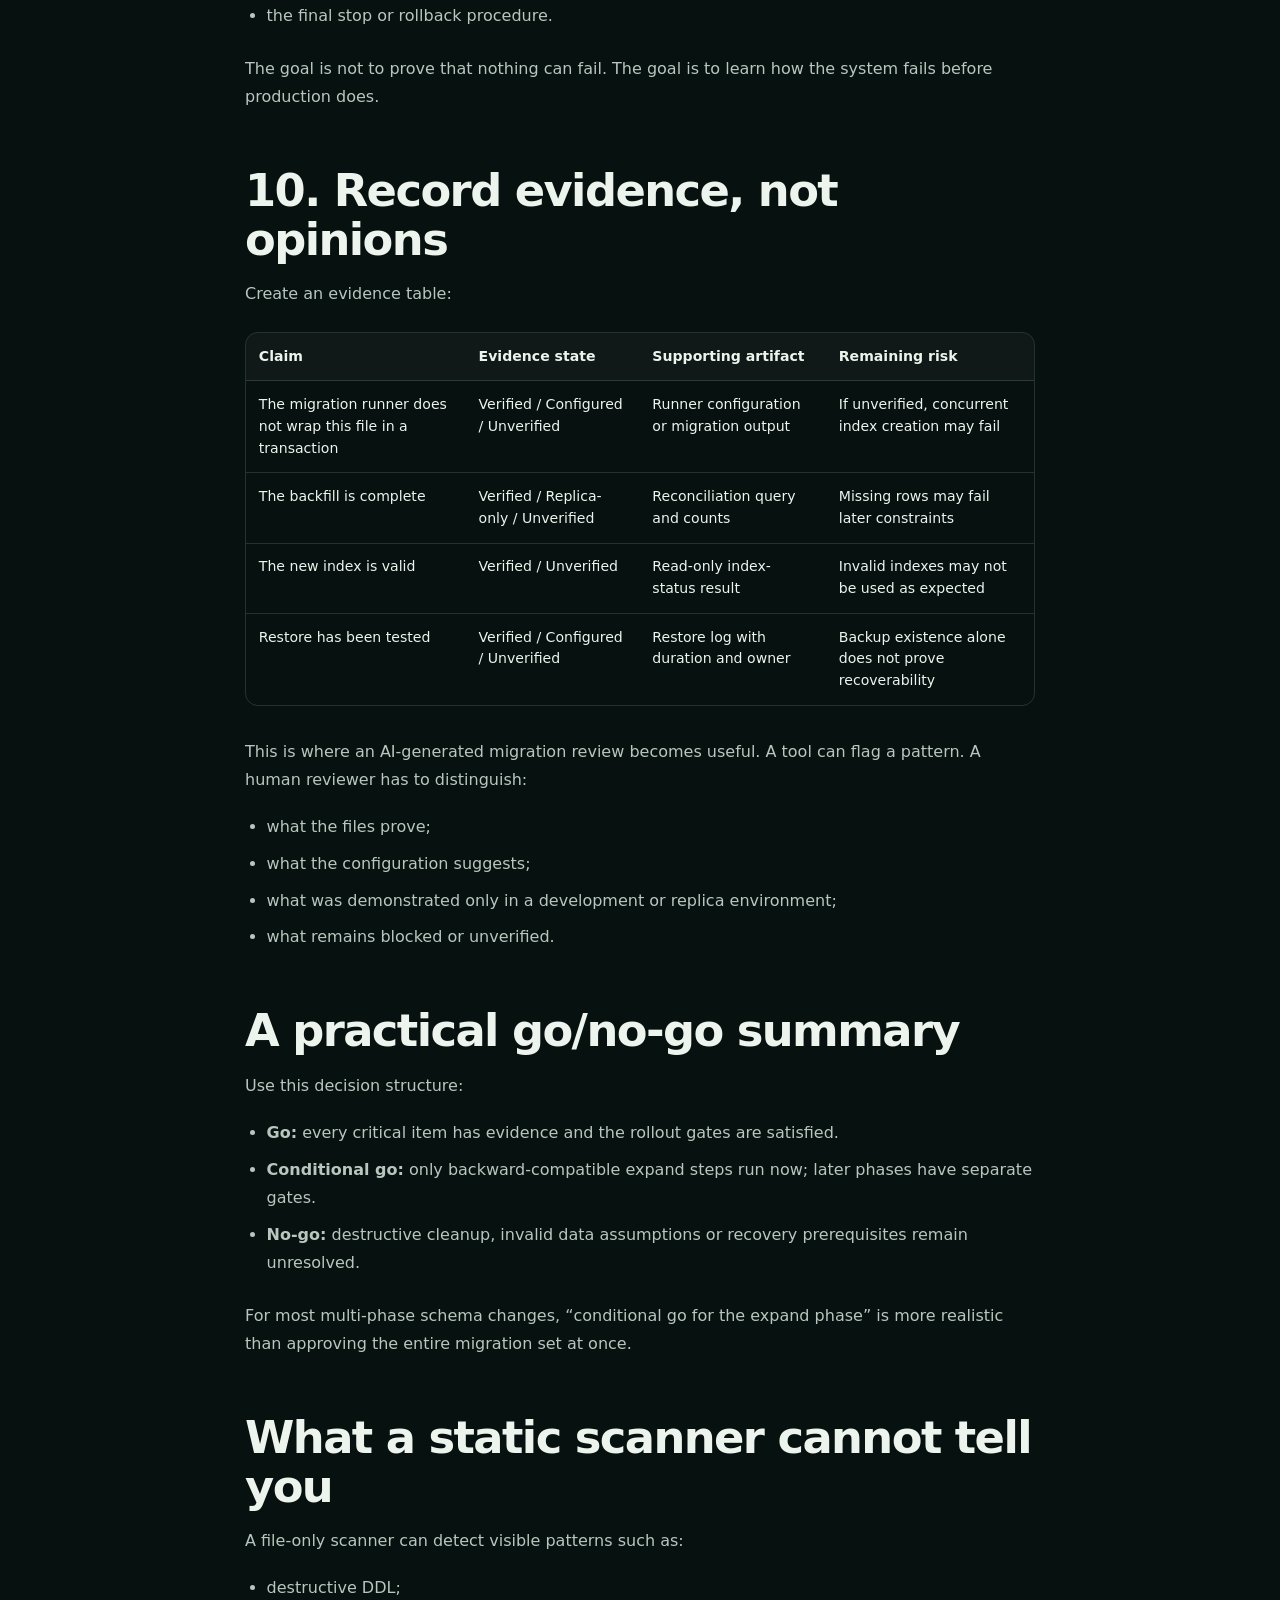
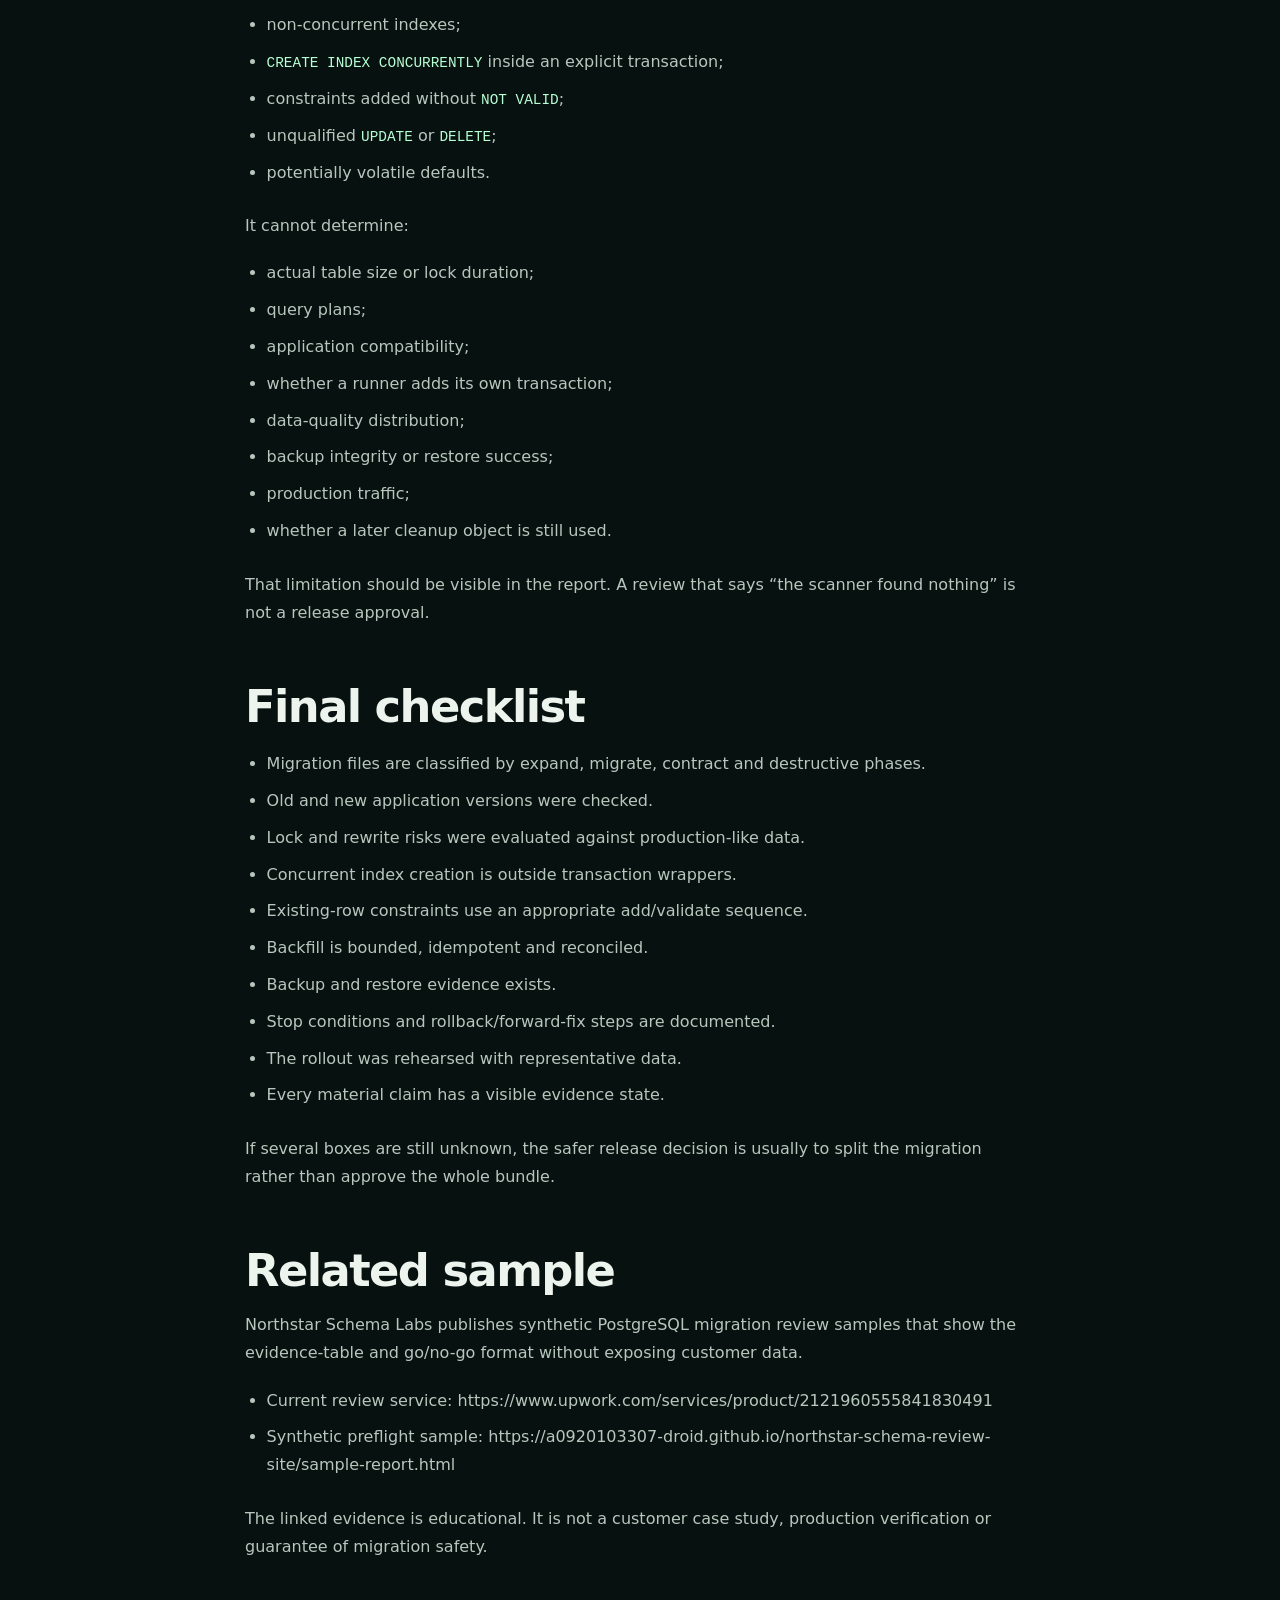
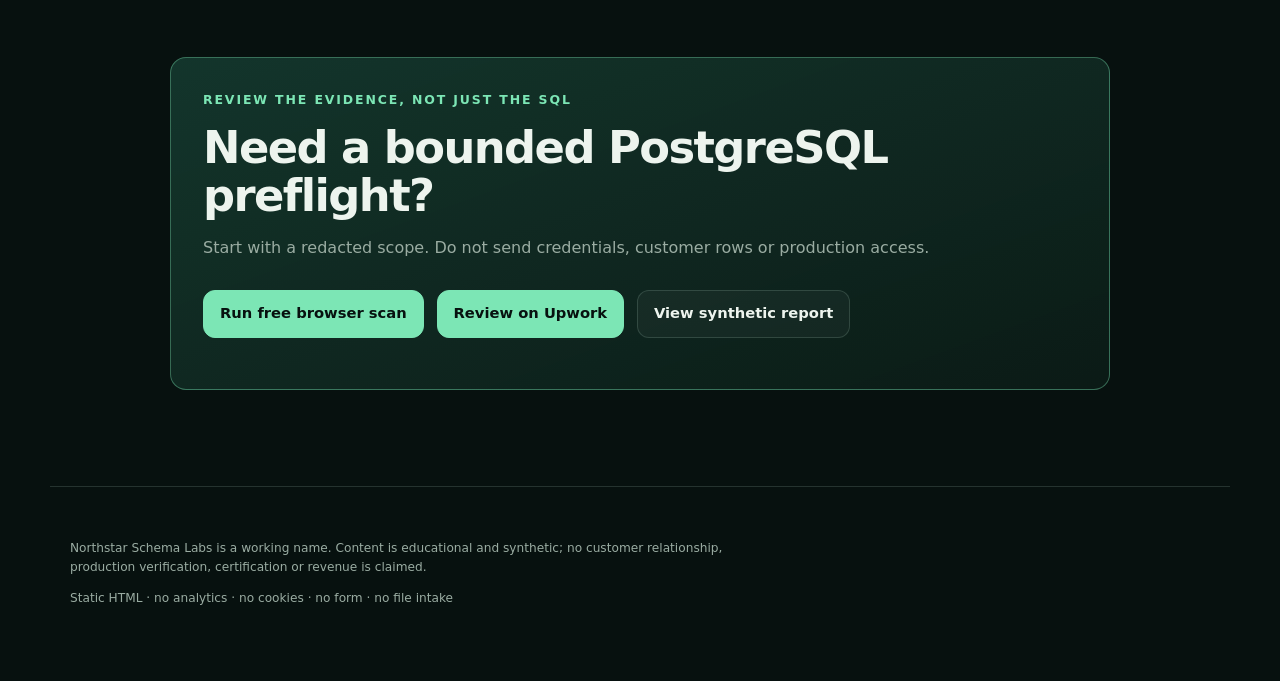
<file: postgresql-migration-safety-checklist.html>
<!doctype html>
<html lang="en">
<head>
  <meta charset="utf-8">
  <meta name="viewport" content="width=device-width, initial-scale=1">
  <meta name="color-scheme" content="dark">
  <meta name="description" content="A practical PostgreSQL migration safety checklist covering compatibility, locks, backfills, constraints, rollback, restore evidence and production-like rehearsal.">
  <meta name="robots" content="index,follow,max-image-preview:large">
  <link rel="canonical" href="https://a0920103307-droid.github.io/northstar-schema-review-site/postgresql-migration-safety-checklist.html">
  <meta property="og:type" content="article">
  <meta property="og:site_name" content="Northstar Schema Review">
  <meta property="og:title" content="PostgreSQL Migration Safety Checklist Before Production">
  <meta property="og:description" content="Compatibility, locking, backfill, constraint, rollback, restore-evidence and rehearsal checks for PostgreSQL releases.">
  <meta property="og:url" content="https://a0920103307-droid.github.io/northstar-schema-review-site/postgresql-migration-safety-checklist.html">
  <meta name="twitter:card" content="summary">
  <meta name="twitter:title" content="PostgreSQL Migration Safety Checklist Before Production">
  <meta name="twitter:description" content="Compatibility, locking, backfill, constraint, rollback, restore-evidence and rehearsal checks for PostgreSQL releases.">
  <title>PostgreSQL Migration Safety Checklist Before Production | Northstar Schema Review</title>
  <link rel="stylesheet" href="styles.css">
  <link rel="stylesheet" href="article.css">
  <script type="application/ld+json">
  {
    "@context": "https://schema.org",
    "@type": "Article",
    "headline": "PostgreSQL Migration Safety Checklist Before Production",
    "description": "Compatibility, locking, backfill, constraint, rollback, restore-evidence and rehearsal checks for PostgreSQL releases.",
    "datePublished": "2026-11-16",
    "dateModified": "2026-11-16",
    "mainEntityOfPage": "https://a0920103307-droid.github.io/northstar-schema-review-site/postgresql-migration-safety-checklist.html",
    "author": {
      "@type": "Organization",
      "name": "Northstar Schema Labs (working name)"
    },
    "publisher": {
      "@type": "Organization",
      "name": "Northstar Schema Review"
    }
  }
  </script>
</head>
<body>
  <div class="draft-banner" role="status">
    Published technical guide · education only · no forms, customer data, or production verification
  </div>
  <header class="site-header">
    <a class="brand" href="index.html" aria-label="Northstar Schema Review home">
      <span class="brand-mark" aria-hidden="true">N</span>
      <span>Northstar <em>Schema Review</em></span>
    </a>
    <nav aria-label="Primary">
      <a href="writing.html">Guides</a>
      <a href="index.html#scope">Scope</a>
      <a href="preflight.html">Free preflight</a>
      <a href="sample-report.html">Sample report</a>
      <a href="https://www.upwork.com/services/product/2121960555841830491">Upwork</a>
    </nav>
  </header>
  <main class="article-shell">
    <a class="back-link" href="writing.html">← All technical guides</a>
    <article>
      <header class="article-head">
        <p class="eyebrow">PostgreSQL release guide</p>
        <h1>PostgreSQL Migration Safety Checklist Before Production</h1>
        <p class="lede">Technical education for teams preparing a production migration. This is not a safety guarantee or a substitute for staging validation and qualified human review.</p>
      </header>
      <div class="article-body">
        <h2>1. Separate compatibility changes from destructive changes</h2>
<p>Start by classifying every migration file:</p>
<ul><li><strong>Expand:</strong> add nullable columns, new tables, new indexes or backward-compatible functions.</li><li><strong>Migrate:</strong> backfill data, dual-write, reconcile old and new representations.</li><li><strong>Contract:</strong> add stricter constraints, stop old readers/writers and remove legacy objects.</li><li><strong>Destructive:</strong> <code>DROP TABLE</code>, <code>DROP COLUMN</code>, <code>TRUNCATE</code>, or unqualified <code>DELETE</code>/<code>UPDATE</code>.</li></ul>
<p>A single release containing all four categories is difficult to roll back and difficult to observe. Expand first. Backfill separately. Constrain after the data is proven valid. Remove legacy objects only after a compatibility window.</p>
<h2>2. Check old and new application versions</h2>
<p>During a rolling deployment, both application versions may run at the same time.</p>
<p>Ask:</p>
<ul><li>Can the old application run against the expanded schema?</li><li>Can the new application run before the backfill is complete?</li><li>Does the new code write both old and new representations during transition?</li><li>Will a rollback leave rows that the old application cannot understand?</li><li>Do background jobs, reports, exports or integrations read the affected objects?</li></ul>
<p>A column rename can look trivial in SQL while breaking every old process that still uses the previous name.</p>
<h2>3. Classify lock and rewrite risk</h2>
<p>Migration review must account for table size and traffic.</p>
<p>Questions to answer:</p>
<ul><li>Will this operation scan or rewrite the table?</li><li>Which lock does it acquire?</li><li>Which reads and writes does that lock block?</li><li>What are the lock timeout and statement timeout?</li><li>How long did the operation take on production-like data?</li><li>Can a waiting migration block later queries behind it?</li></ul>
<p>Do not approve a migration from an empty staging database. A fast operation on 1,000 rows may behave very differently on a table with 10 million rows.</p>
<p>PostgreSQL&#x27;s <a href="https://www.postgresql.org/docs/current/sql-altertable.htm">ALTER TABLE documentation</a> and <a href="https://www.postgresql.org/docs/current/explicit-locking.html">explicit locking documentation</a> describe the relevant lock behavior. The exact impact still depends on the operation, PostgreSQL version, data volume and deployment context.</p>
<h2>4. Build indexes outside transaction wrappers</h2>
<p><code>CREATE INDEX CONCURRENTLY</code> can reduce write blocking, but PostgreSQL does not allow it inside a transaction block. Migration frameworks sometimes wrap a migration in a transaction automatically.</p>
<p>Check:</p>
<ul><li>Does the runner wrap this file in <code>BEGIN</code> and <code>COMMIT</code>?</li><li>Can this migration be marked non-transactional?</li><li>Is the index valid after the build?</li><li>What happens if the build is interrupted?</li></ul>
<p>PostgreSQL&#x27;s <a href="https://www.postgresql.org/docs/current/sql-createindex.html">CREATE INDEX documentation</a> explicitly notes that a regular index build can run inside a transaction block, while a concurrent build cannot.</p>
<p>A text scanner may see the SQL but not the framework&#x27;s transaction behavior. That requires runner-specific review.</p>
<h2>5. Add constraints in the safest order</h2>
<p>For existing tables, separate adding a constraint from validating it.</p>
<p>For a foreign key or <code>CHECK</code> constraint:</p>
<ol><li>Add the constraint as <code>NOT VALID</code>.</li><li>Verify and reconcile existing data.</li><li>Validate the constraint in a separate controlled migration.</li><li>Monitor locks and errors while validation runs.</li></ol>
<p>PostgreSQL&#x27;s <a href="https://www.postgresql.org/docs/current/sql-altertable.htm">ALTER TABLE documentation</a> describes <code>NOT VALID</code> and <code>VALIDATE CONSTRAINT</code> as tools for improving concurrency when a table may contain pre-existing violations.</p>
<p>For <code>NOT NULL</code>:</p>
<ul><li>first prove that no rows contain <code>NULL</code>;</li><li>consider a validated <code>NOT VALID</code> not-null check on versions that support it;</li><li>set <code>NOT NULL</code> only after the preconditions are evidenced;</li><li>account for the scan and lock behavior of the exact PostgreSQL version.</li></ul>
<h2>6. Design the backfill as an operational job</h2>
<p>Do not treat a backfill as one large <code>UPDATE</code> merely because it has a <code>WHERE</code> clause.</p>
<p>The backfill plan should include:</p>
<ul><li>stable key ranges or another deterministic pagination strategy;</li><li>bounded batch size;</li><li>commit per batch;</li><li>idempotent retry behavior;</li><li>progress checkpoints;</li><li>processed, skipped and failed row counts;</li><li>reconciliation against the source of truth;</li><li>lock duration, replication lag and storage monitoring.</li></ul>
<p>Also decide what happens if an application write changes the row while the backfill is running. Dual-write, database triggers, queues or carefully ordered batch jobs may be appropriate, but each choice changes the failure modes.</p>
<h2>7. Distinguish backup existence from recoverability</h2>
<p>“We have daily backups” is not enough.</p>
<p>Before approving a destructive or difficult-to-reverse step, verify:</p>
<ul><li>retention period;</li><li>restore time objective;</li><li>point-in-time recovery availability;</li><li>who can authorize a restore;</li><li>whether the restore has been tested recently;</li><li>whether the application can tolerate the data loss implied by recovery.</li></ul>
<p>A reverse migration cannot reconstruct a dropped column or table unless the data was exported or otherwise preserved.</p>
<h2>8. Choose rollback or forward-fix before deployment</h2>
<p>Every risky migration should have a stop condition and a response plan.</p>
<p>Examples:</p>
<ul><li>invalid concurrent index;</li><li>unexpected lock duration;</li><li>replication lag above threshold;</li><li>constraint validation failure;</li><li>increasing application error rate;</li><li>data-quality mismatch.</li></ul>
<p>For each condition, define whether the team will:</p>
<ul><li>stop the release;</li><li>revert application code;</li><li>drop or defer a constraint;</li><li>continue forward with a narrower fix;</li><li>restore from backup.</li></ul>
<p>“Rollback” is not a complete answer unless the team knows exactly what can and cannot be reversed.</p>
<h2>9. Rehearse with production-like data</h2>
<p>Use representative row counts, index sizes and concurrency where possible.</p>
<p>The rehearsal should test:</p>
<ul><li>old and new application versions;</li><li>migration runner transaction behavior;</li><li>lock timeout and statement timeout;</li><li>one successful and one failed backfill batch;</li><li>constraint validation with invalid and valid data sets;</li><li>query plans for affected queries;</li><li>storage headroom;</li><li>replication lag;</li><li>the final stop or rollback procedure.</li></ul>
<p>The goal is not to prove that nothing can fail. The goal is to learn how the system fails before production does.</p>
<h2>10. Record evidence, not opinions</h2>
<p>Create an evidence table:</p>
<div class="table-wrap"><table>
<thead><tr><th>Claim</th><th>Evidence state</th><th>Supporting artifact</th><th>Remaining risk</th></tr></thead>
<tbody>
<tr><td>The migration runner does not wrap this file in a transaction</td><td>Verified / Configured / Unverified</td><td>Runner configuration or migration output</td><td>If unverified, concurrent index creation may fail</td></tr>
<tr><td>The backfill is complete</td><td>Verified / Replica-only / Unverified</td><td>Reconciliation query and counts</td><td>Missing rows may fail later constraints</td></tr>
<tr><td>The new index is valid</td><td>Verified / Unverified</td><td>Read-only index-status result</td><td>Invalid indexes may not be used as expected</td></tr>
<tr><td>Restore has been tested</td><td>Verified / Configured / Unverified</td><td>Restore log with duration and owner</td><td>Backup existence alone does not prove recoverability</td></tr>
</tbody></table></div>
<p>This is where an AI-generated migration review becomes useful. A tool can flag a pattern. A human reviewer has to distinguish:</p>
<ul><li>what the files prove;</li><li>what the configuration suggests;</li><li>what was demonstrated only in a development or replica environment;</li><li>what remains blocked or unverified.</li></ul>
<h2>A practical go/no-go summary</h2>
<p>Use this decision structure:</p>
<ul><li><strong>Go:</strong> every critical item has evidence and the rollout gates are satisfied.</li><li><strong>Conditional go:</strong> only backward-compatible expand steps run now; later phases have separate gates.</li><li><strong>No-go:</strong> destructive cleanup, invalid data assumptions or recovery prerequisites remain unresolved.</li></ul>
<p>For most multi-phase schema changes, “conditional go for the expand phase” is more realistic than approving the entire migration set at once.</p>
<h2>What a static scanner cannot tell you</h2>
<p>A file-only scanner can detect visible patterns such as:</p>
<ul><li>destructive DDL;</li><li>non-concurrent indexes;</li><li><code>CREATE INDEX CONCURRENTLY</code> inside an explicit transaction;</li><li>constraints added without <code>NOT VALID</code>;</li><li>unqualified <code>UPDATE</code> or <code>DELETE</code>;</li><li>potentially volatile defaults.</li></ul>
<p>It cannot determine:</p>
<ul><li>actual table size or lock duration;</li><li>query plans;</li><li>application compatibility;</li><li>whether a runner adds its own transaction;</li><li>data-quality distribution;</li><li>backup integrity or restore success;</li><li>production traffic;</li><li>whether a later cleanup object is still used.</li></ul>
<p>That limitation should be visible in the report. A review that says “the scanner found nothing” is not a release approval.</p>
<h2>Final checklist</h2>
<ul><li>Migration files are classified by expand, migrate, contract and destructive phases.</li><li>Old and new application versions were checked.</li><li>Lock and rewrite risks were evaluated against production-like data.</li><li>Concurrent index creation is outside transaction wrappers.</li><li>Existing-row constraints use an appropriate add/validate sequence.</li><li>Backfill is bounded, idempotent and reconciled.</li><li>Backup and restore evidence exists.</li><li>Stop conditions and rollback/forward-fix steps are documented.</li><li>The rollout was rehearsed with representative data.</li><li>Every material claim has a visible evidence state.</li></ul>
<p>If several boxes are still unknown, the safer release decision is usually to split the migration rather than approve the whole bundle.</p>
<h2>Related sample</h2>
<p>Northstar Schema Labs publishes synthetic PostgreSQL migration review samples that show the evidence-table and go/no-go format without exposing customer data.</p>
<ul><li>Current review service: https://www.upwork.com/services/product/2121960555841830491</li><li>Synthetic preflight sample: https://a0920103307-droid.github.io/northstar-schema-review-site/sample-report.html</li></ul>
<p>The linked evidence is educational. It is not a customer case study, production verification or guarantee of migration safety.</p>
      </div>
      <aside class="article-cta">
        <p class="eyebrow">Review the evidence, not just the SQL</p>
        <h2>Need a bounded PostgreSQL preflight?</h2>
        <p>Start with a redacted scope. Do not send credentials, customer rows or production access.</p>
        <div class="hero-actions">
          <a class="button primary" href="preflight.html">Run free browser scan</a>
          <a class="button primary" href="https://www.upwork.com/services/product/2121960555841830491">Review on Upwork</a>
          <a class="button secondary" href="sample-report.html">View synthetic report</a>
        </div>
      </aside>
    </article>
  </main>
  <footer>
    <p>Northstar Schema Labs is a working name. Content is educational and synthetic; no customer relationship, production verification, certification or revenue is claimed.</p>
    <p>Static HTML · no analytics · no cookies · no form · no file intake</p>
  </footer>
</body>
</html>
</file>
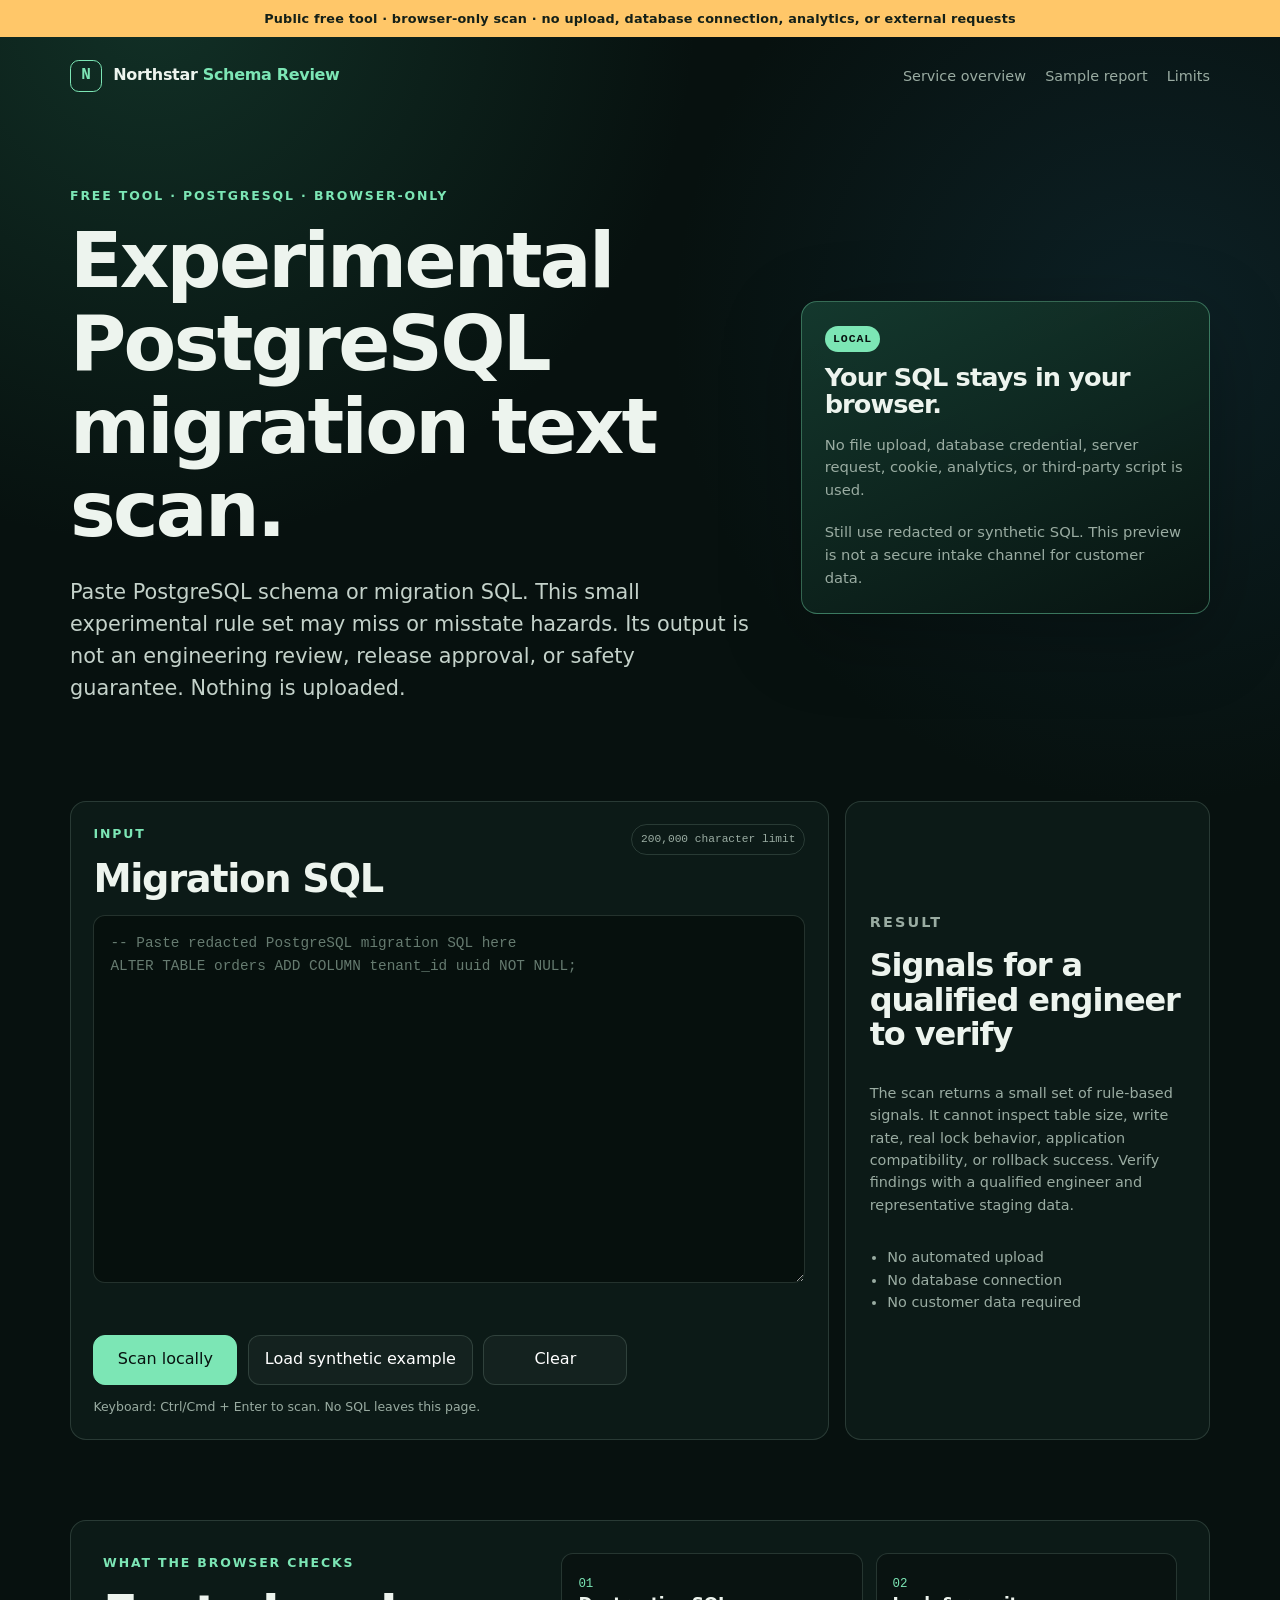
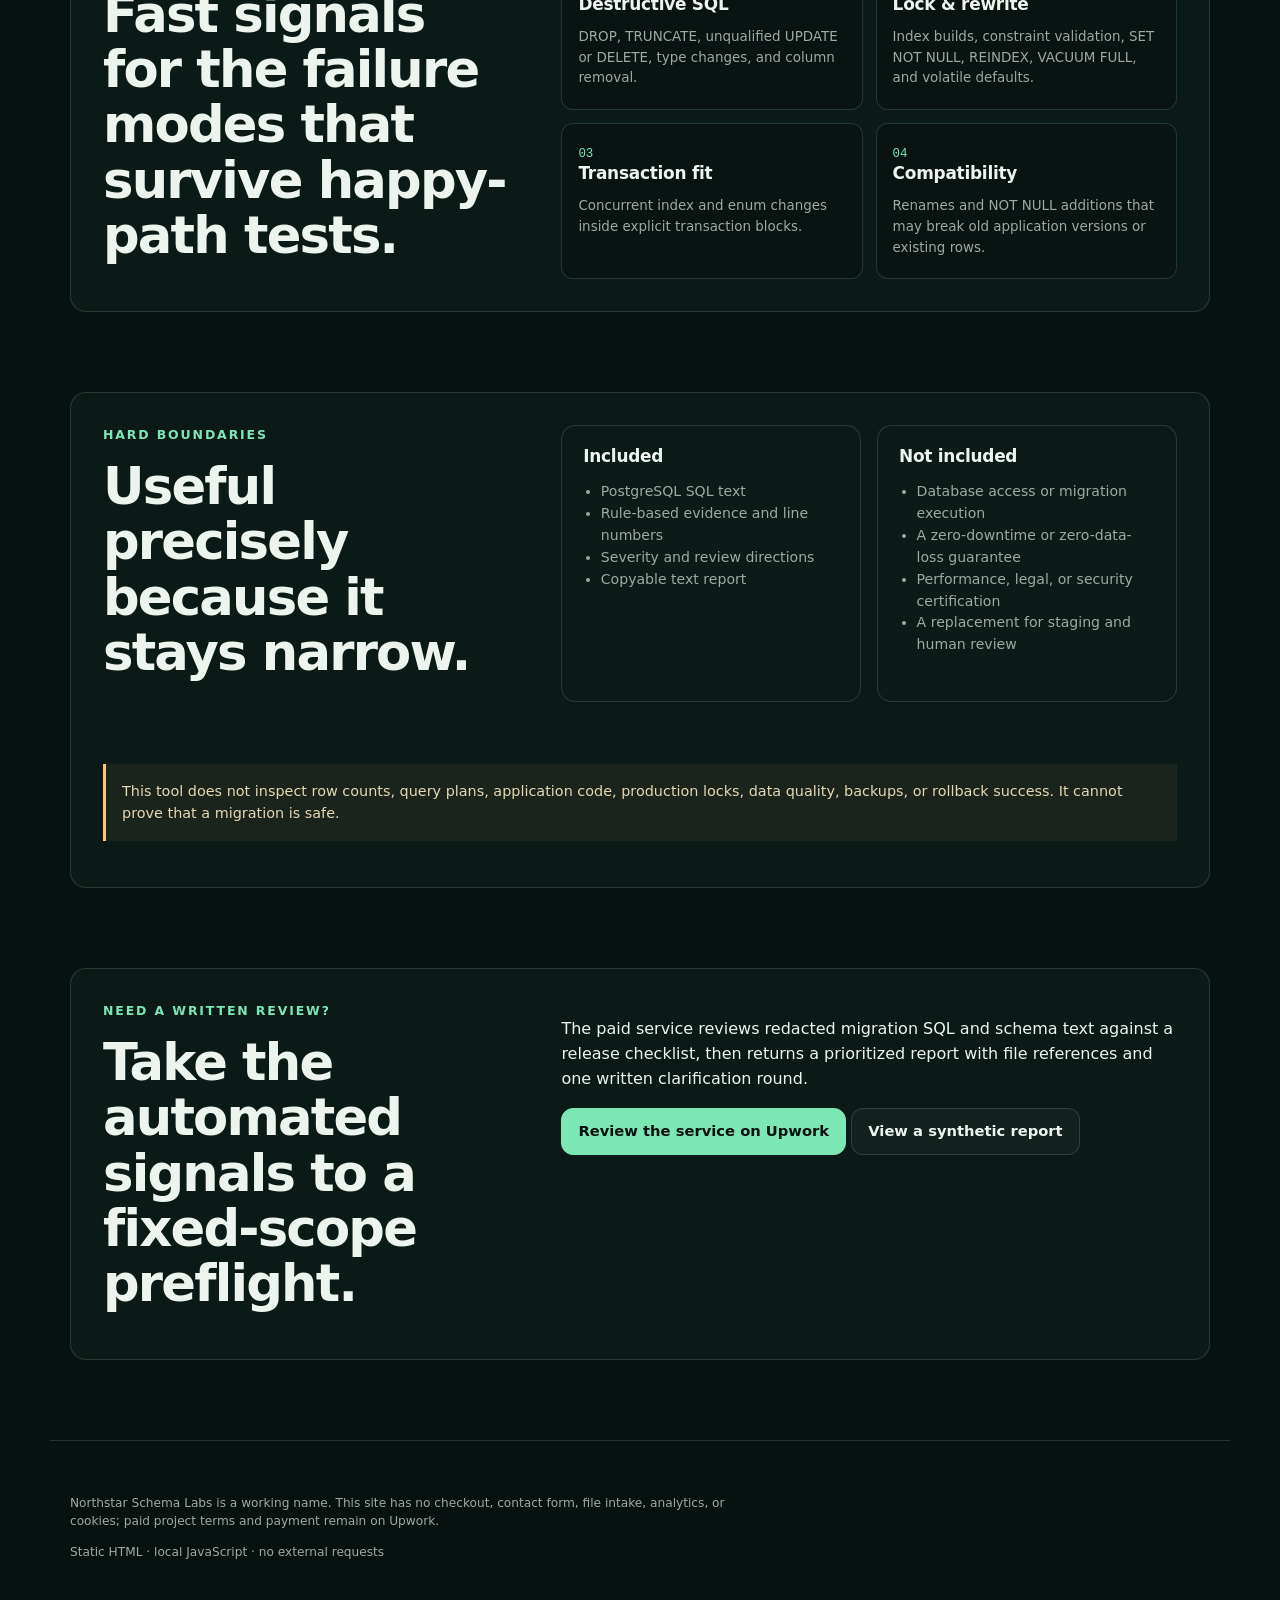
<file: preflight.html>
<!doctype html>
<html lang="en">
<head>
  <meta charset="utf-8">
  <meta name="viewport" content="width=device-width, initial-scale=1">
  <meta name="color-scheme" content="dark">
  <meta name="description" content="Run a free browser-only PostgreSQL migration preflight. Detect destructive SQL, lock, rewrite, compatibility, checkpoint, and rollback risks without uploading files or connecting to a database.">
  <meta http-equiv="Content-Security-Policy" content="default-src 'none'; style-src 'self'; script-src 'self'; img-src 'none'; connect-src 'none'; form-action 'none'; base-uri 'none'">
  <meta name="robots" content="index,follow,max-image-preview:large">
  <link rel="canonical" href="https://a0920103307-droid.github.io/northstar-schema-review-site/preflight.html">
  <meta property="og:type" content="website">
  <meta property="og:site_name" content="Northstar Schema Review">
  <meta property="og:title" content="Free PostgreSQL Migration Preflight — Browser-only">
  <meta property="og:description" content="Scan redacted PostgreSQL migration text locally for destructive SQL, lock, rewrite, compatibility, transaction, and rollback signals.">
  <meta property="og:url" content="https://a0920103307-droid.github.io/northstar-schema-review-site/preflight.html">
  <meta name="twitter:card" content="summary">
  <meta name="twitter:title" content="Free PostgreSQL Migration Preflight — Browser-only">
  <meta name="twitter:description" content="Scan redacted PostgreSQL migration text locally for destructive SQL, lock, rewrite, compatibility, transaction, and rollback signals.">
  <title>Free PostgreSQL Migration Preflight — Browser-only</title>
  <link rel="stylesheet" href="styles.css">
  <link rel="stylesheet" href="preflight.css">
</head>
<body>
  <div class="draft-banner" role="status">
    Public free tool · browser-only scan · no upload, database connection, analytics, or external requests
  </div>

  <header class="site-header">
    <a class="brand" href="index.html" aria-label="Northstar Schema Review home">
      <span class="brand-mark" aria-hidden="true">N</span>
      <span>Northstar <em>Schema Review</em></span>
    </a>
    <nav aria-label="Primary">
      <a href="index.html">Service overview</a>
      <a href="sample-report.html">Sample report</a>
      <a href="#limits">Limits</a>
    </nav>
  </header>

  <main class="tool-main">
    <section class="tool-hero">
      <div>
        <p class="eyebrow">Free tool · PostgreSQL · browser-only</p>
        <h1>Experimental PostgreSQL migration text scan.</h1>
        <p class="lede">Paste PostgreSQL schema or migration SQL. This small experimental rule set may miss or misstate hazards. Its output is not an engineering review, release approval, or safety guarantee. Nothing is uploaded.</p>
      </div>
      <aside class="privacy-card" aria-label="Privacy boundary">
        <span class="privacy-mark" aria-hidden="true">LOCAL</span>
        <h2>Your SQL stays in your browser.</h2>
        <p>No file upload, database credential, server request, cookie, analytics, or third-party script is used.</p>
        <p class="small">Still use redacted or synthetic SQL. This preview is not a secure intake channel for customer data.</p>
      </aside>
    </section>

    <section class="tool-workspace" aria-labelledby="workspace-title">
      <div class="editor-panel">
        <div class="panel-heading">
          <div>
            <p class="eyebrow">Input</p>
            <h2 id="workspace-title">Migration SQL</h2>
          </div>
          <span class="limit-badge">200,000 character limit</span>
        </div>
        <label for="sql-input" class="sr-only">PostgreSQL migration SQL</label>
        <textarea id="sql-input" maxlength="200000" spellcheck="false" autocomplete="off" placeholder="-- Paste redacted PostgreSQL migration SQL here&#10;ALTER TABLE orders ADD COLUMN tenant_id uuid NOT NULL;"></textarea>
        <p id="input-error" class="input-error" role="alert"></p>
        <div class="tool-actions">
          <button id="scan-button" class="button primary" type="button">Scan locally</button>
          <button id="sample-button" class="button secondary" type="button">Load synthetic example</button>
          <button id="clear-button" class="button secondary" type="button">Clear</button>
        </div>
        <p class="keyboard-hint">Keyboard: Ctrl/Cmd + Enter to scan. No SQL leaves this page.</p>
      </div>

      <aside id="empty-state" class="tool-empty-state" aria-live="polite">
        <p class="eyebrow">Result</p>
        <h2>Signals for a qualified engineer to verify</h2>
        <p>The scan returns a small set of rule-based signals. It cannot inspect table size, write rate, real lock behavior, application compatibility, or rollback success. Verify findings with a qualified engineer and representative staging data.</p>
        <ul>
          <li>No automated upload</li>
          <li>No database connection</li>
          <li>No customer data required</li>
        </ul>
      </aside>
    </section>

    <section id="results" class="tool-results" aria-labelledby="results-title" hidden>
      <div class="results-head">
        <div>
          <p class="eyebrow">Privacy-preserving preflight</p>
          <h2 id="results-title">Automated findings</h2>
        </div>
        <button id="copy-button" class="button secondary" type="button">Copy text report</button>
      </div>
      <div class="summary-grid">
        <div class="summary-card status-card-result"><span>Status</span><strong id="result-status" data-status="BLOCK">Block</strong></div>
        <div class="summary-card"><span>Critical</span><strong id="count-critical">0</strong></div>
        <div class="summary-card"><span>High</span><strong id="count-high">0</strong></div>
        <div class="summary-card"><span>Medium</span><strong id="count-medium">0</strong></div>
        <div class="summary-card"><span>All findings</span><strong id="count-total">0</strong></div>
      </div>
      <p id="summary-text" class="summary-text"></p>
      <div id="findings-list" class="findings-list"></div>
      <div class="warning result-warning">No automated finding means only that this small rule set did not match. Always rehearse against representative staging data and verify backups, monitoring, application compatibility, and recovery.</div>
    </section>

    <section class="tool-explainer">
      <div>
        <p class="eyebrow">What the browser checks</p>
        <h2>Fast signals for the failure modes that survive happy-path tests.</h2>
      </div>
      <div class="tool-check-grid">
        <article><span>01</span><h3>Destructive SQL</h3><p>DROP, TRUNCATE, unqualified UPDATE or DELETE, type changes, and column removal.</p></article>
        <article><span>02</span><h3>Lock & rewrite</h3><p>Index builds, constraint validation, SET NOT NULL, REINDEX, VACUUM FULL, and volatile defaults.</p></article>
        <article><span>03</span><h3>Transaction fit</h3><p>Concurrent index and enum changes inside explicit transaction blocks.</p></article>
        <article><span>04</span><h3>Compatibility</h3><p>Renames and NOT NULL additions that may break old application versions or existing rows.</p></article>
      </div>
    </section>

    <section id="limits" class="tool-limits">
      <div>
        <p class="eyebrow">Hard boundaries</p>
        <h2>Useful precisely because it stays narrow.</h2>
      </div>
      <div class="limit-columns">
        <div><h3>Included</h3><ul><li>PostgreSQL SQL text</li><li>Rule-based evidence and line numbers</li><li>Severity and review directions</li><li>Copyable text report</li></ul></div>
        <div><h3>Not included</h3><ul><li>Database access or migration execution</li><li>A zero-downtime or zero-data-loss guarantee</li><li>Performance, legal, or security certification</li><li>A replacement for staging and human review</li></ul></div>
      </div>
      <p class="warning">This tool does not inspect row counts, query plans, application code, production locks, data quality, backups, or rollback success. It cannot prove that a migration is safe.</p>
    </section>

    <section class="tool-explainer" aria-labelledby="next-step-title">
      <div>
        <p class="eyebrow">Need a written review?</p>
        <h2 id="next-step-title">Take the automated signals to a fixed-scope preflight.</h2>
      </div>
      <div>
        <p>The paid service reviews redacted migration SQL and schema text against a release checklist, then returns a prioritized report with file references and one written clarification round.</p>
        <p><a class="button primary" href="https://www.upwork.com/services/product/2121960555841830491">Review the service on Upwork</a> <a class="button secondary" href="sample-report.html">View a synthetic report</a></p>
      </div>
    </section>
  </main>

  <footer>
    <p>Northstar Schema Labs is a working name. This site has no checkout, contact form, file intake, analytics, or cookies; paid project terms and payment remain on Upwork.</p>
    <p>Static HTML · local JavaScript · no external requests</p>
  </footer>

  <script src="scanner.js" defer></script>
  <script src="preflight.js" defer></script>
</body>
</html>
</file>
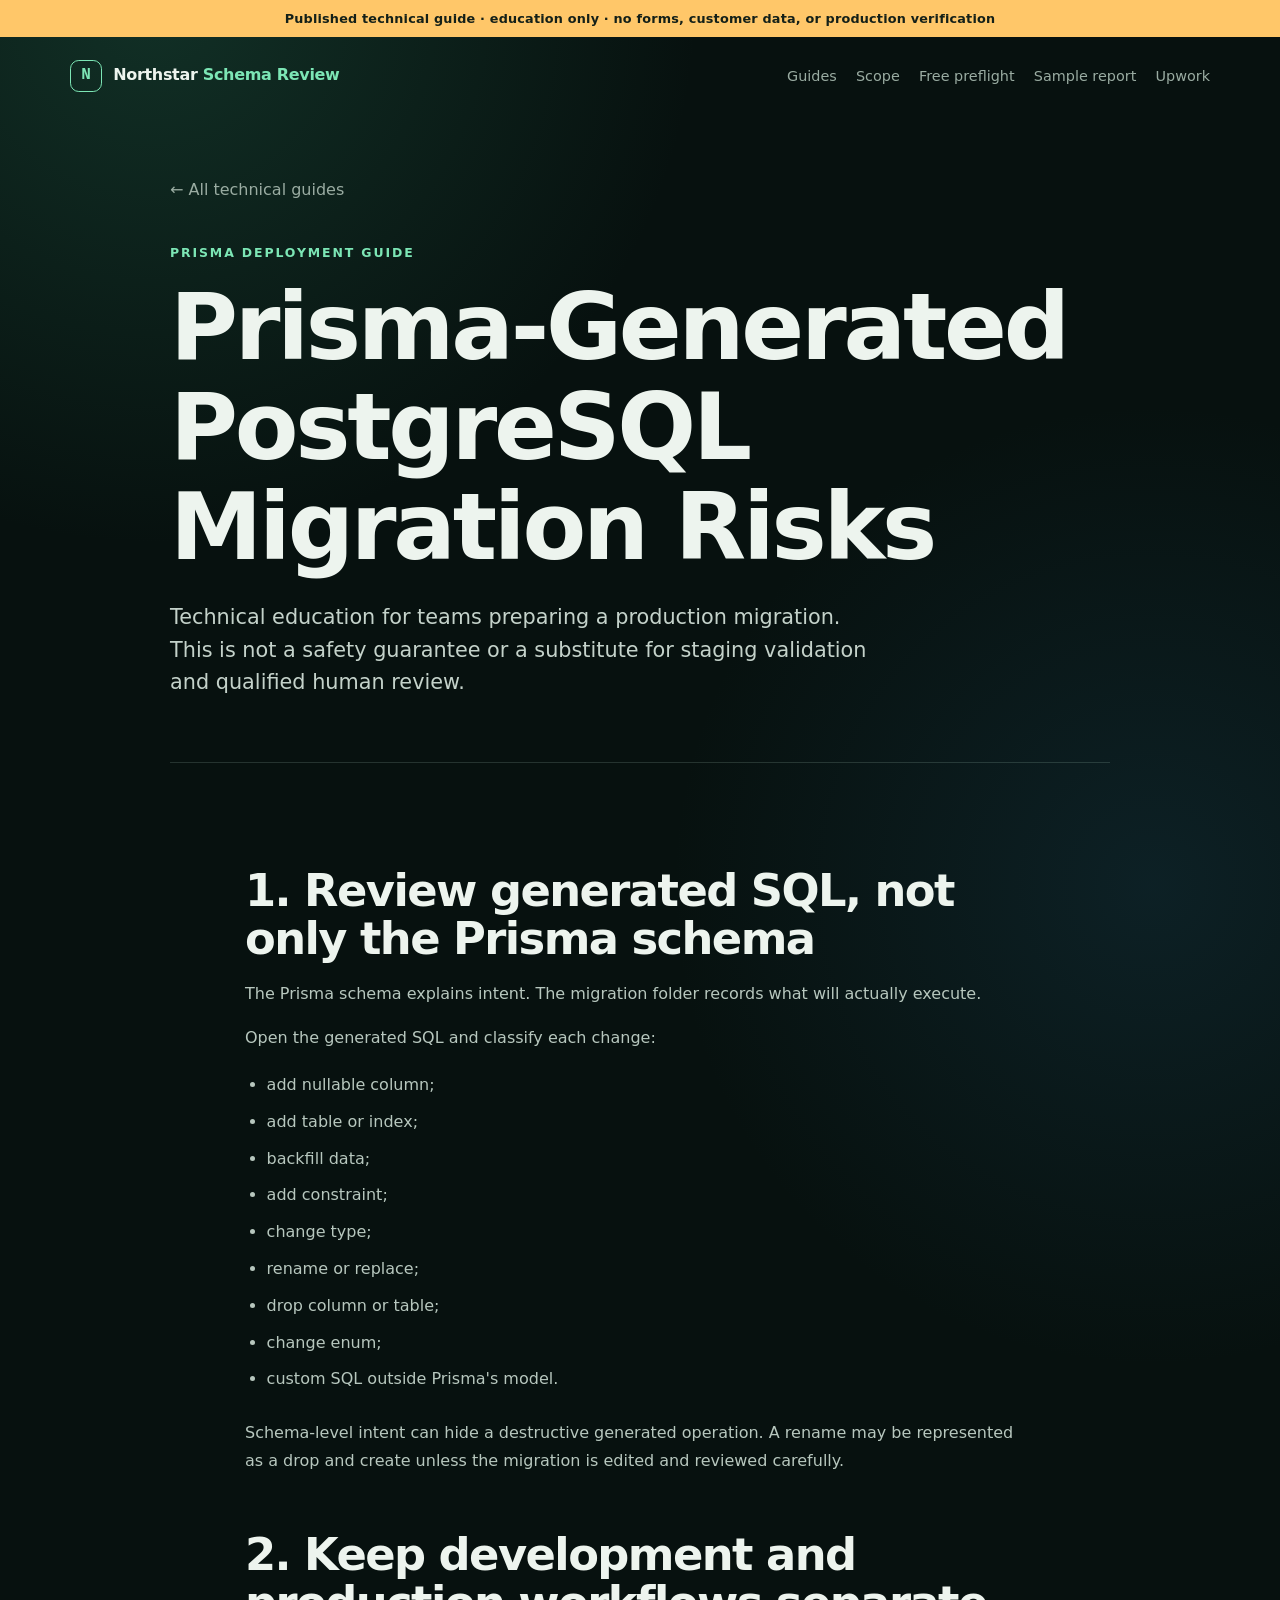
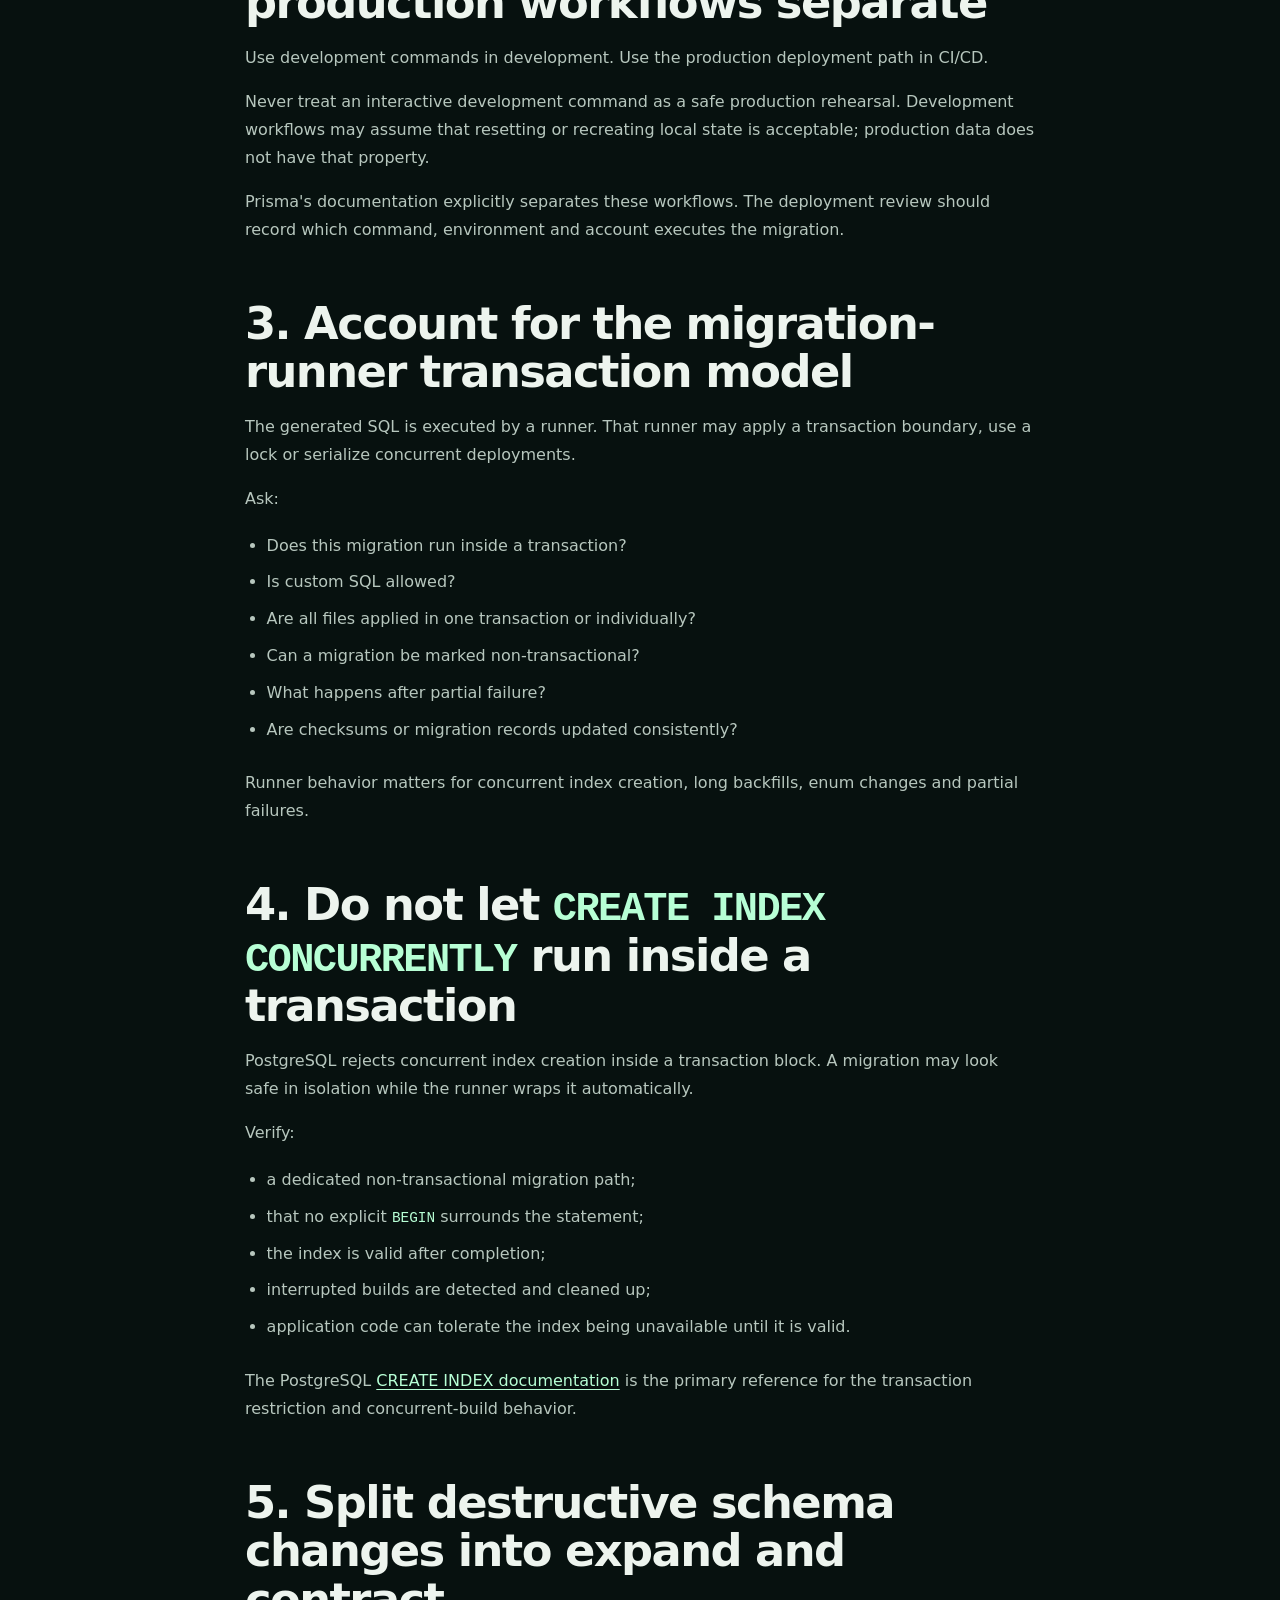
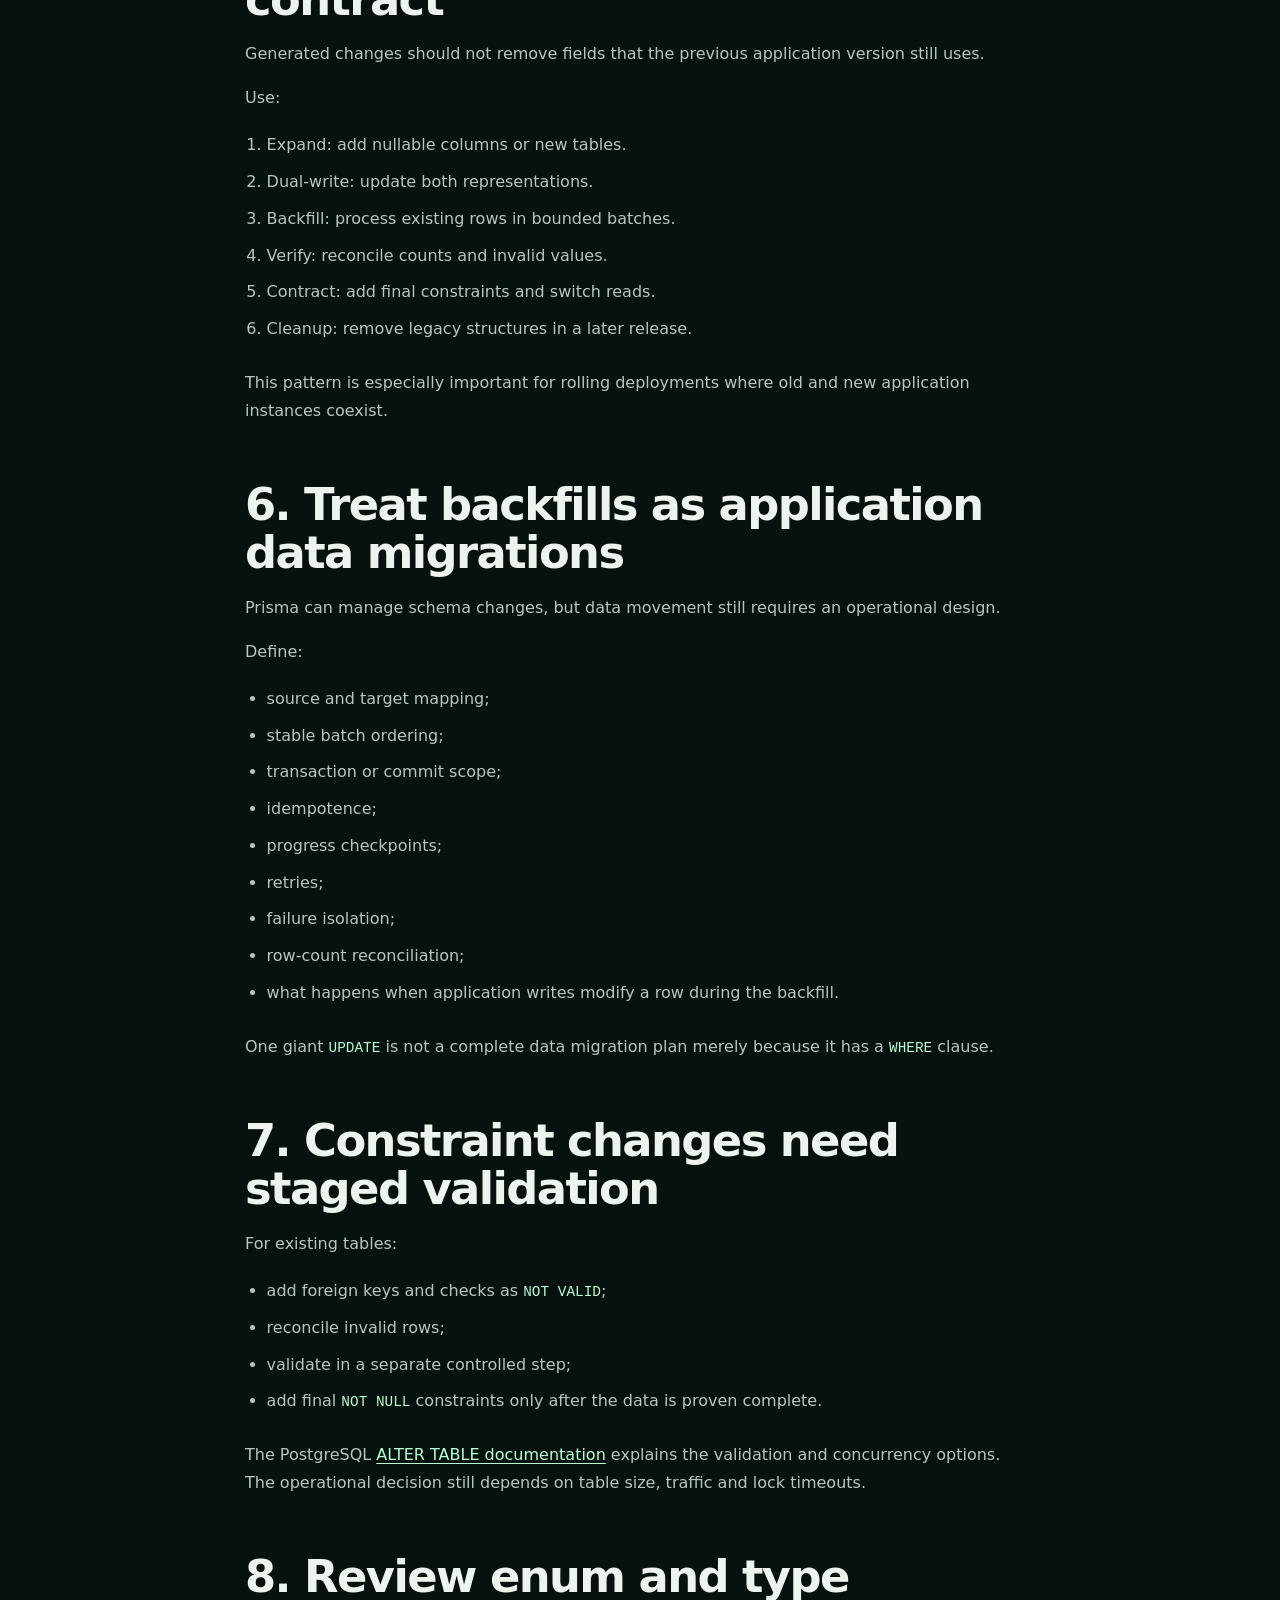
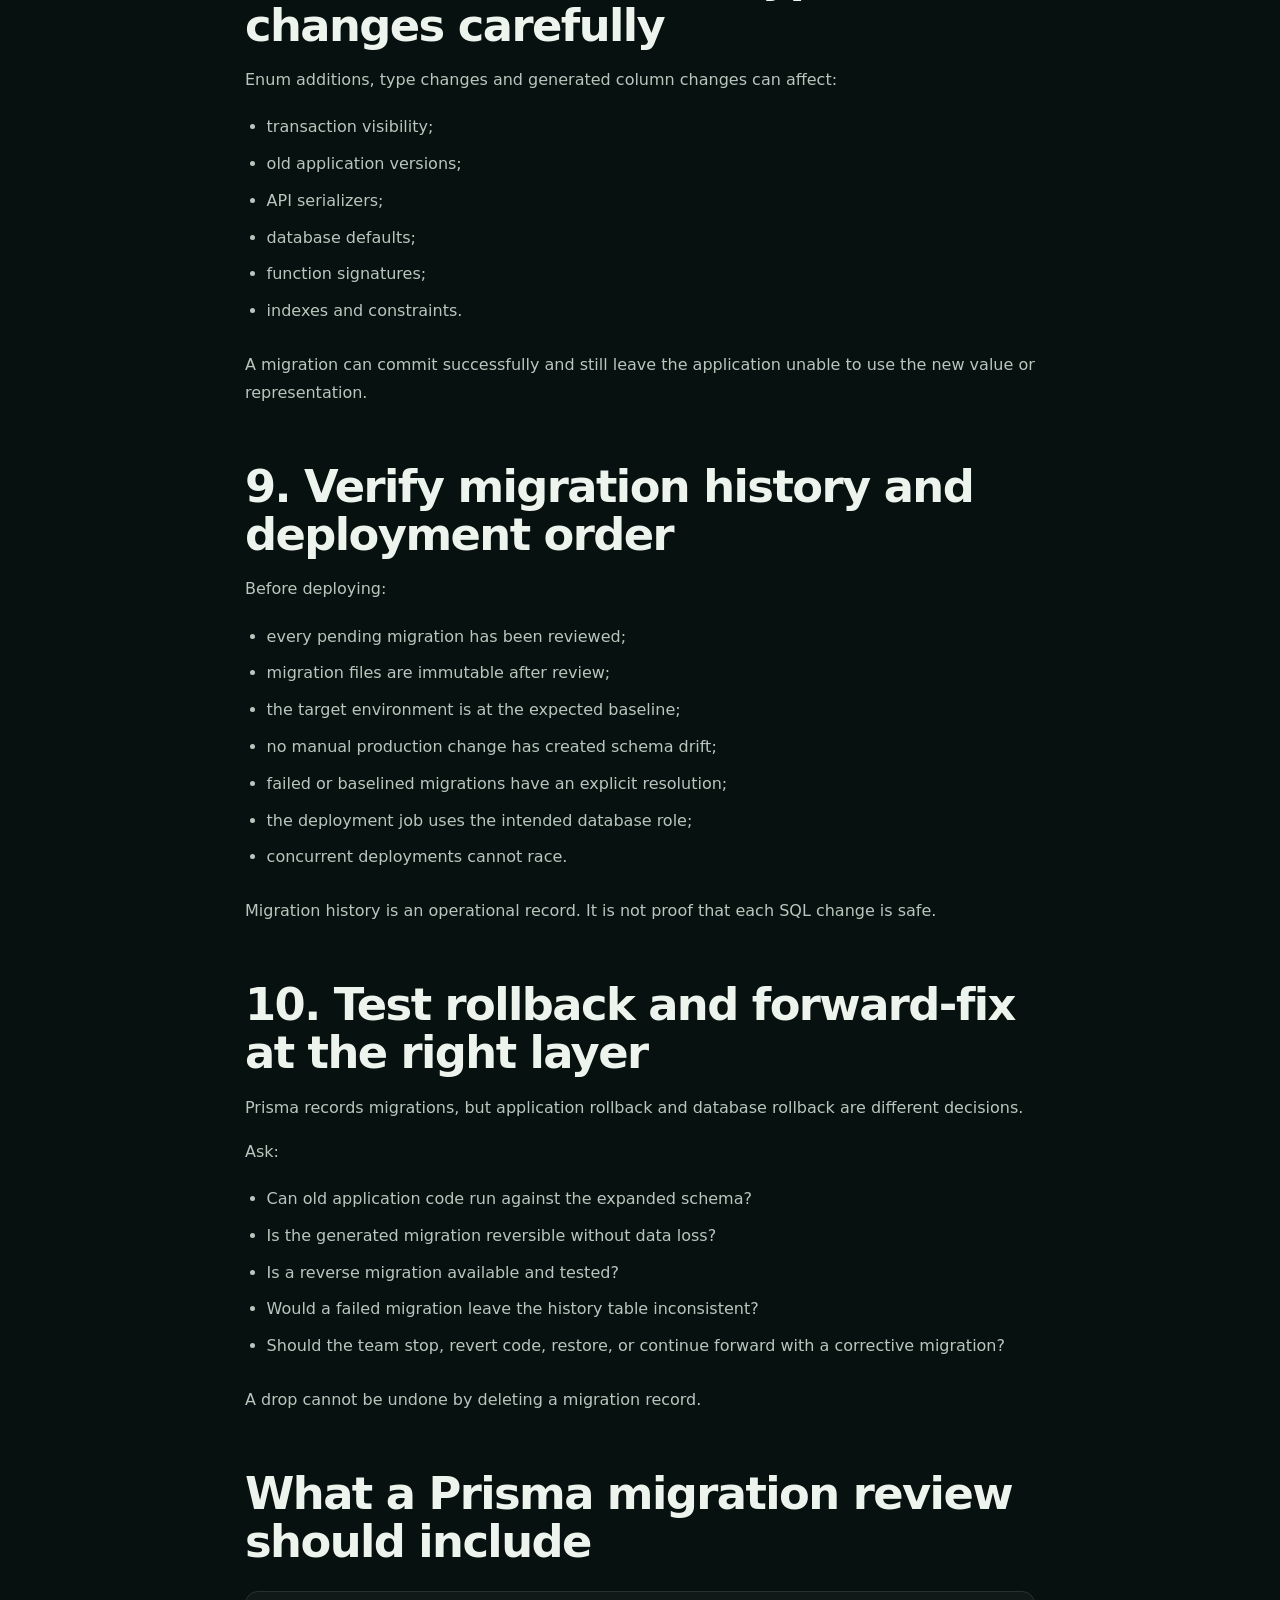
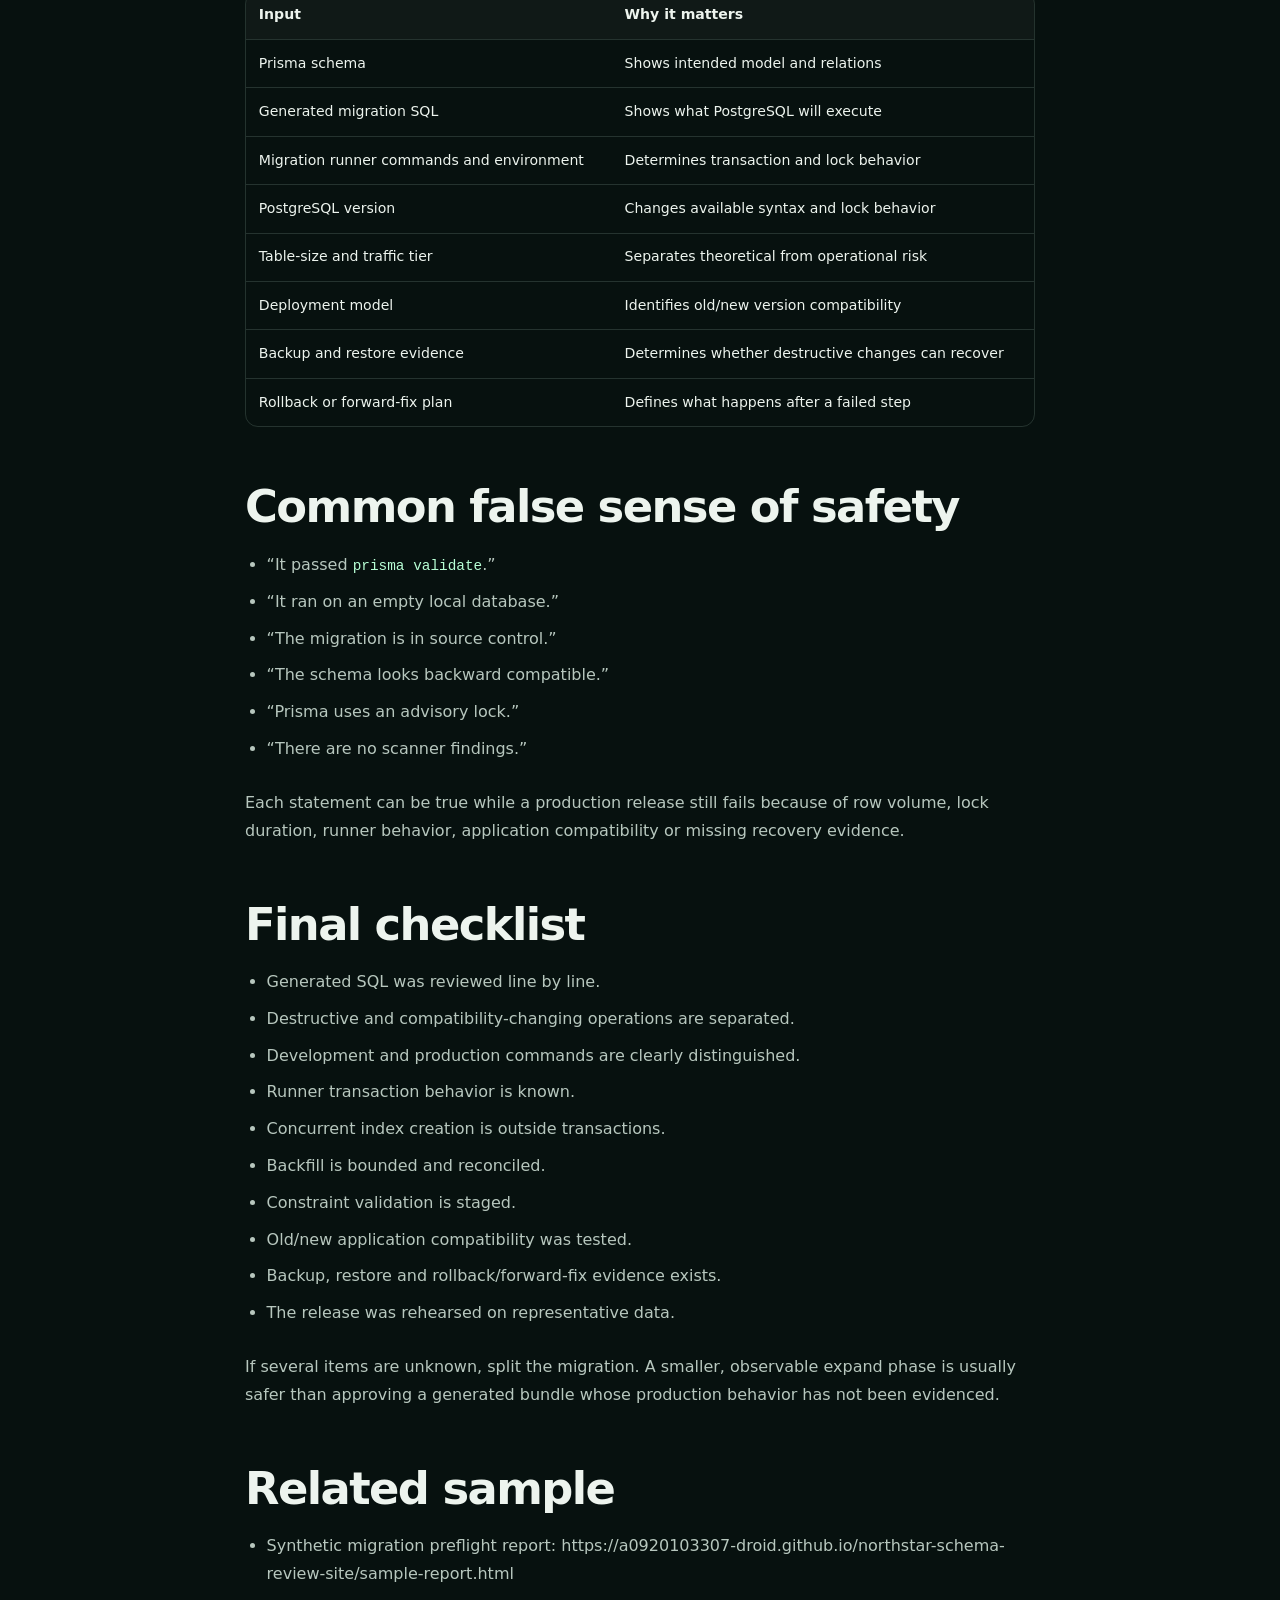
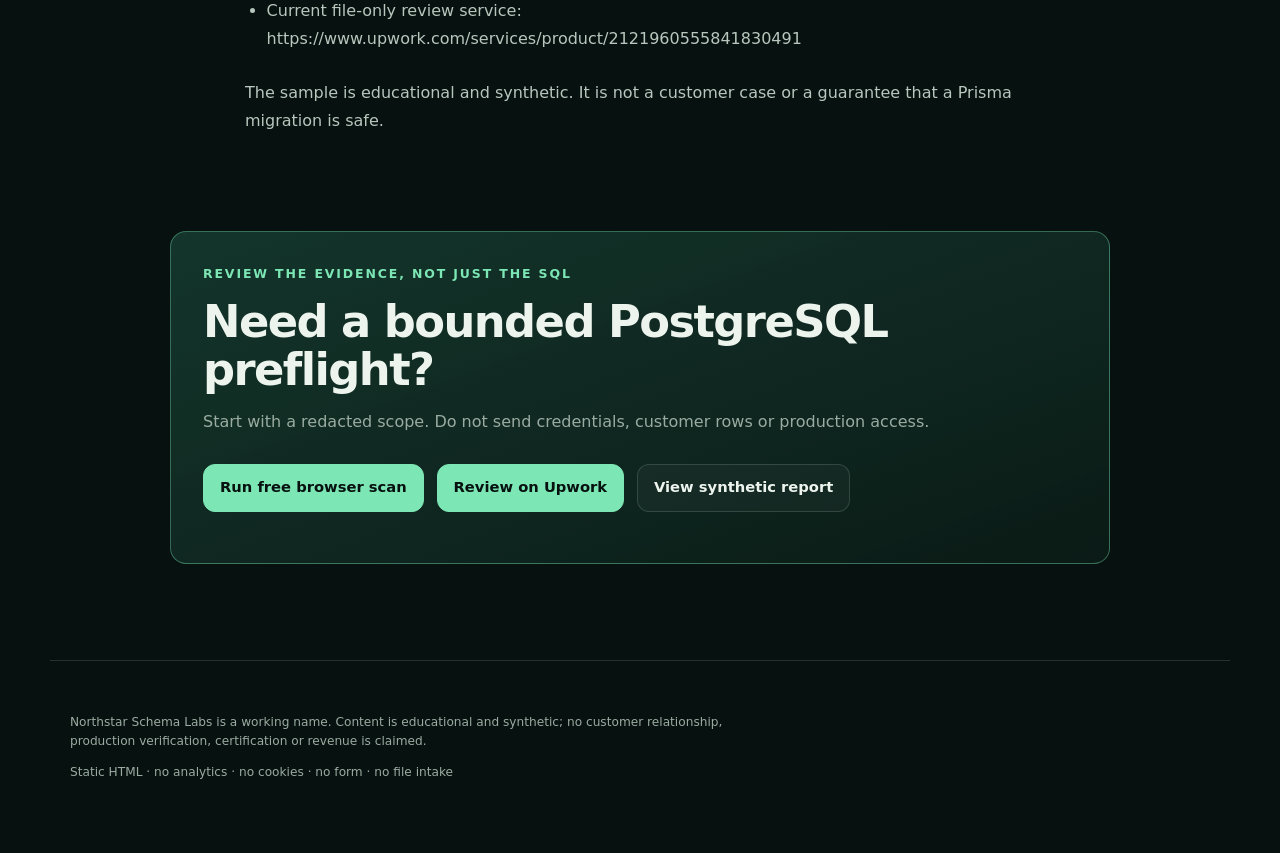
<file: prisma-postgresql-migration-risks.html>
<!doctype html>
<html lang="en">
<head>
  <meta charset="utf-8">
  <meta name="viewport" content="width=device-width, initial-scale=1">
  <meta name="color-scheme" content="dark">
  <meta name="description" content="A production-focused review of Prisma-generated PostgreSQL migration SQL, runner behavior, backfills, constraints, compatibility and rollback.">
  <meta name="robots" content="index,follow,max-image-preview:large">
  <link rel="canonical" href="https://a0920103307-droid.github.io/northstar-schema-review-site/prisma-postgresql-migration-risks.html">
  <meta property="og:type" content="article">
  <meta property="og:site_name" content="Northstar Schema Review">
  <meta property="og:title" content="Prisma-Generated PostgreSQL Migration Risks">
  <meta property="og:description" content="Review generated SQL, migration-runner behavior, destructive changes, compatibility, and rollout order before production.">
  <meta property="og:url" content="https://a0920103307-droid.github.io/northstar-schema-review-site/prisma-postgresql-migration-risks.html">
  <meta name="twitter:card" content="summary">
  <meta name="twitter:title" content="Prisma-Generated PostgreSQL Migration Risks">
  <meta name="twitter:description" content="Review generated SQL, migration-runner behavior, destructive changes, compatibility, and rollout order before production.">
  <title>Prisma-Generated PostgreSQL Migration Risks | Northstar Schema Review</title>
  <link rel="stylesheet" href="styles.css">
  <link rel="stylesheet" href="article.css">
  <script type="application/ld+json">
  {
    "@context": "https://schema.org",
    "@type": "Article",
    "headline": "Prisma-Generated PostgreSQL Migration Risks",
    "description": "Review generated SQL, migration-runner behavior, destructive changes, compatibility, and rollout order before production.",
    "datePublished": "2026-11-16",
    "dateModified": "2026-11-16",
    "mainEntityOfPage": "https://a0920103307-droid.github.io/northstar-schema-review-site/prisma-postgresql-migration-risks.html",
    "author": {
      "@type": "Organization",
      "name": "Northstar Schema Labs (working name)"
    },
    "publisher": {
      "@type": "Organization",
      "name": "Northstar Schema Review"
    }
  }
  </script>
</head>
<body>
  <div class="draft-banner" role="status">
    Published technical guide · education only · no forms, customer data, or production verification
  </div>
  <header class="site-header">
    <a class="brand" href="index.html" aria-label="Northstar Schema Review home">
      <span class="brand-mark" aria-hidden="true">N</span>
      <span>Northstar <em>Schema Review</em></span>
    </a>
    <nav aria-label="Primary">
      <a href="writing.html">Guides</a>
      <a href="index.html#scope">Scope</a>
      <a href="preflight.html">Free preflight</a>
      <a href="sample-report.html">Sample report</a>
      <a href="https://www.upwork.com/services/product/2121960555841830491">Upwork</a>
    </nav>
  </header>
  <main class="article-shell">
    <a class="back-link" href="writing.html">← All technical guides</a>
    <article>
      <header class="article-head">
        <p class="eyebrow">Prisma deployment guide</p>
        <h1>Prisma-Generated PostgreSQL Migration Risks</h1>
        <p class="lede">Technical education for teams preparing a production migration. This is not a safety guarantee or a substitute for staging validation and qualified human review.</p>
      </header>
      <div class="article-body">
        <h2>1. Review generated SQL, not only the Prisma schema</h2>
<p>The Prisma schema explains intent. The migration folder records what will actually execute.</p>
<p>Open the generated SQL and classify each change:</p>
<ul><li>add nullable column;</li><li>add table or index;</li><li>backfill data;</li><li>add constraint;</li><li>change type;</li><li>rename or replace;</li><li>drop column or table;</li><li>change enum;</li><li>custom SQL outside Prisma&#x27;s model.</li></ul>
<p>Schema-level intent can hide a destructive generated operation. A rename may be represented as a drop and create unless the migration is edited and reviewed carefully.</p>
<h2>2. Keep development and production workflows separate</h2>
<p>Use development commands in development. Use the production deployment path in CI/CD.</p>
<p>Never treat an interactive development command as a safe production rehearsal. Development workflows may assume that resetting or recreating local state is acceptable; production data does not have that property.</p>
<p>Prisma&#x27;s documentation explicitly separates these workflows. The deployment review should record which command, environment and account executes the migration.</p>
<h2>3. Account for the migration-runner transaction model</h2>
<p>The generated SQL is executed by a runner. That runner may apply a transaction boundary, use a lock or serialize concurrent deployments.</p>
<p>Ask:</p>
<ul><li>Does this migration run inside a transaction?</li><li>Is custom SQL allowed?</li><li>Are all files applied in one transaction or individually?</li><li>Can a migration be marked non-transactional?</li><li>What happens after partial failure?</li><li>Are checksums or migration records updated consistently?</li></ul>
<p>Runner behavior matters for concurrent index creation, long backfills, enum changes and partial failures.</p>
<h2>4. Do not let <code>CREATE INDEX CONCURRENTLY</code> run inside a transaction</h2>
<p>PostgreSQL rejects concurrent index creation inside a transaction block. A migration may look safe in isolation while the runner wraps it automatically.</p>
<p>Verify:</p>
<ul><li>a dedicated non-transactional migration path;</li><li>that no explicit <code>BEGIN</code> surrounds the statement;</li><li>the index is valid after completion;</li><li>interrupted builds are detected and cleaned up;</li><li>application code can tolerate the index being unavailable until it is valid.</li></ul>
<p>The PostgreSQL <a href="https://www.postgresql.org/docs/current/sql-createindex.html">CREATE INDEX documentation</a> is the primary reference for the transaction restriction and concurrent-build behavior.</p>
<h2>5. Split destructive schema changes into expand and contract</h2>
<p>Generated changes should not remove fields that the previous application version still uses.</p>
<p>Use:</p>
<ol><li>Expand: add nullable columns or new tables.</li><li>Dual-write: update both representations.</li><li>Backfill: process existing rows in bounded batches.</li><li>Verify: reconcile counts and invalid values.</li><li>Contract: add final constraints and switch reads.</li><li>Cleanup: remove legacy structures in a later release.</li></ol>
<p>This pattern is especially important for rolling deployments where old and new application instances coexist.</p>
<h2>6. Treat backfills as application data migrations</h2>
<p>Prisma can manage schema changes, but data movement still requires an operational design.</p>
<p>Define:</p>
<ul><li>source and target mapping;</li><li>stable batch ordering;</li><li>transaction or commit scope;</li><li>idempotence;</li><li>progress checkpoints;</li><li>retries;</li><li>failure isolation;</li><li>row-count reconciliation;</li><li>what happens when application writes modify a row during the backfill.</li></ul>
<p>One giant <code>UPDATE</code> is not a complete data migration plan merely because it has a <code>WHERE</code> clause.</p>
<h2>7. Constraint changes need staged validation</h2>
<p>For existing tables:</p>
<ul><li>add foreign keys and checks as <code>NOT VALID</code>;</li><li>reconcile invalid rows;</li><li>validate in a separate controlled step;</li><li>add final <code>NOT NULL</code> constraints only after the data is proven complete.</li></ul>
<p>The PostgreSQL <a href="https://www.postgresql.org/docs/current/sql-altertable.htm">ALTER TABLE documentation</a> explains the validation and concurrency options. The operational decision still depends on table size, traffic and lock timeouts.</p>
<h2>8. Review enum and type changes carefully</h2>
<p>Enum additions, type changes and generated column changes can affect:</p>
<ul><li>transaction visibility;</li><li>old application versions;</li><li>API serializers;</li><li>database defaults;</li><li>function signatures;</li><li>indexes and constraints.</li></ul>
<p>A migration can commit successfully and still leave the application unable to use the new value or representation.</p>
<h2>9. Verify migration history and deployment order</h2>
<p>Before deploying:</p>
<ul><li>every pending migration has been reviewed;</li><li>migration files are immutable after review;</li><li>the target environment is at the expected baseline;</li><li>no manual production change has created schema drift;</li><li>failed or baselined migrations have an explicit resolution;</li><li>the deployment job uses the intended database role;</li><li>concurrent deployments cannot race.</li></ul>
<p>Migration history is an operational record. It is not proof that each SQL change is safe.</p>
<h2>10. Test rollback and forward-fix at the right layer</h2>
<p>Prisma records migrations, but application rollback and database rollback are different decisions.</p>
<p>Ask:</p>
<ul><li>Can old application code run against the expanded schema?</li><li>Is the generated migration reversible without data loss?</li><li>Is a reverse migration available and tested?</li><li>Would a failed migration leave the history table inconsistent?</li><li>Should the team stop, revert code, restore, or continue forward with a corrective migration?</li></ul>
<p>A drop cannot be undone by deleting a migration record.</p>
<h2>What a Prisma migration review should include</h2>
<div class="table-wrap"><table>
<thead><tr><th>Input</th><th>Why it matters</th></tr></thead>
<tbody>
<tr><td>Prisma schema</td><td>Shows intended model and relations</td></tr>
<tr><td>Generated migration SQL</td><td>Shows what PostgreSQL will execute</td></tr>
<tr><td>Migration runner commands and environment</td><td>Determines transaction and lock behavior</td></tr>
<tr><td>PostgreSQL version</td><td>Changes available syntax and lock behavior</td></tr>
<tr><td>Table-size and traffic tier</td><td>Separates theoretical from operational risk</td></tr>
<tr><td>Deployment model</td><td>Identifies old/new version compatibility</td></tr>
<tr><td>Backup and restore evidence</td><td>Determines whether destructive changes can recover</td></tr>
<tr><td>Rollback or forward-fix plan</td><td>Defines what happens after a failed step</td></tr>
</tbody></table></div>
<h2>Common false sense of safety</h2>
<ul><li>“It passed <code>prisma validate</code>.”</li><li>“It ran on an empty local database.”</li><li>“The migration is in source control.”</li><li>“The schema looks backward compatible.”</li><li>“Prisma uses an advisory lock.”</li><li>“There are no scanner findings.”</li></ul>
<p>Each statement can be true while a production release still fails because of row volume, lock duration, runner behavior, application compatibility or missing recovery evidence.</p>
<h2>Final checklist</h2>
<ul><li>Generated SQL was reviewed line by line.</li><li>Destructive and compatibility-changing operations are separated.</li><li>Development and production commands are clearly distinguished.</li><li>Runner transaction behavior is known.</li><li>Concurrent index creation is outside transactions.</li><li>Backfill is bounded and reconciled.</li><li>Constraint validation is staged.</li><li>Old/new application compatibility was tested.</li><li>Backup, restore and rollback/forward-fix evidence exists.</li><li>The release was rehearsed on representative data.</li></ul>
<p>If several items are unknown, split the migration. A smaller, observable expand phase is usually safer than approving a generated bundle whose production behavior has not been evidenced.</p>
<h2>Related sample</h2>
<ul><li>Synthetic migration preflight report: https://a0920103307-droid.github.io/northstar-schema-review-site/sample-report.html</li><li>Current file-only review service: https://www.upwork.com/services/product/2121960555841830491</li></ul>
<p>The sample is educational and synthetic. It is not a customer case or a guarantee that a Prisma migration is safe.</p>
      </div>
      <aside class="article-cta">
        <p class="eyebrow">Review the evidence, not just the SQL</p>
        <h2>Need a bounded PostgreSQL preflight?</h2>
        <p>Start with a redacted scope. Do not send credentials, customer rows or production access.</p>
        <div class="hero-actions">
          <a class="button primary" href="preflight.html">Run free browser scan</a>
          <a class="button primary" href="https://www.upwork.com/services/product/2121960555841830491">Review on Upwork</a>
          <a class="button secondary" href="sample-report.html">View synthetic report</a>
        </div>
      </aside>
    </article>
  </main>
  <footer>
    <p>Northstar Schema Labs is a working name. Content is educational and synthetic; no customer relationship, production verification, certification or revenue is claimed.</p>
    <p>Static HTML · no analytics · no cookies · no form · no file intake</p>
  </footer>
</body>
</html>
</file>
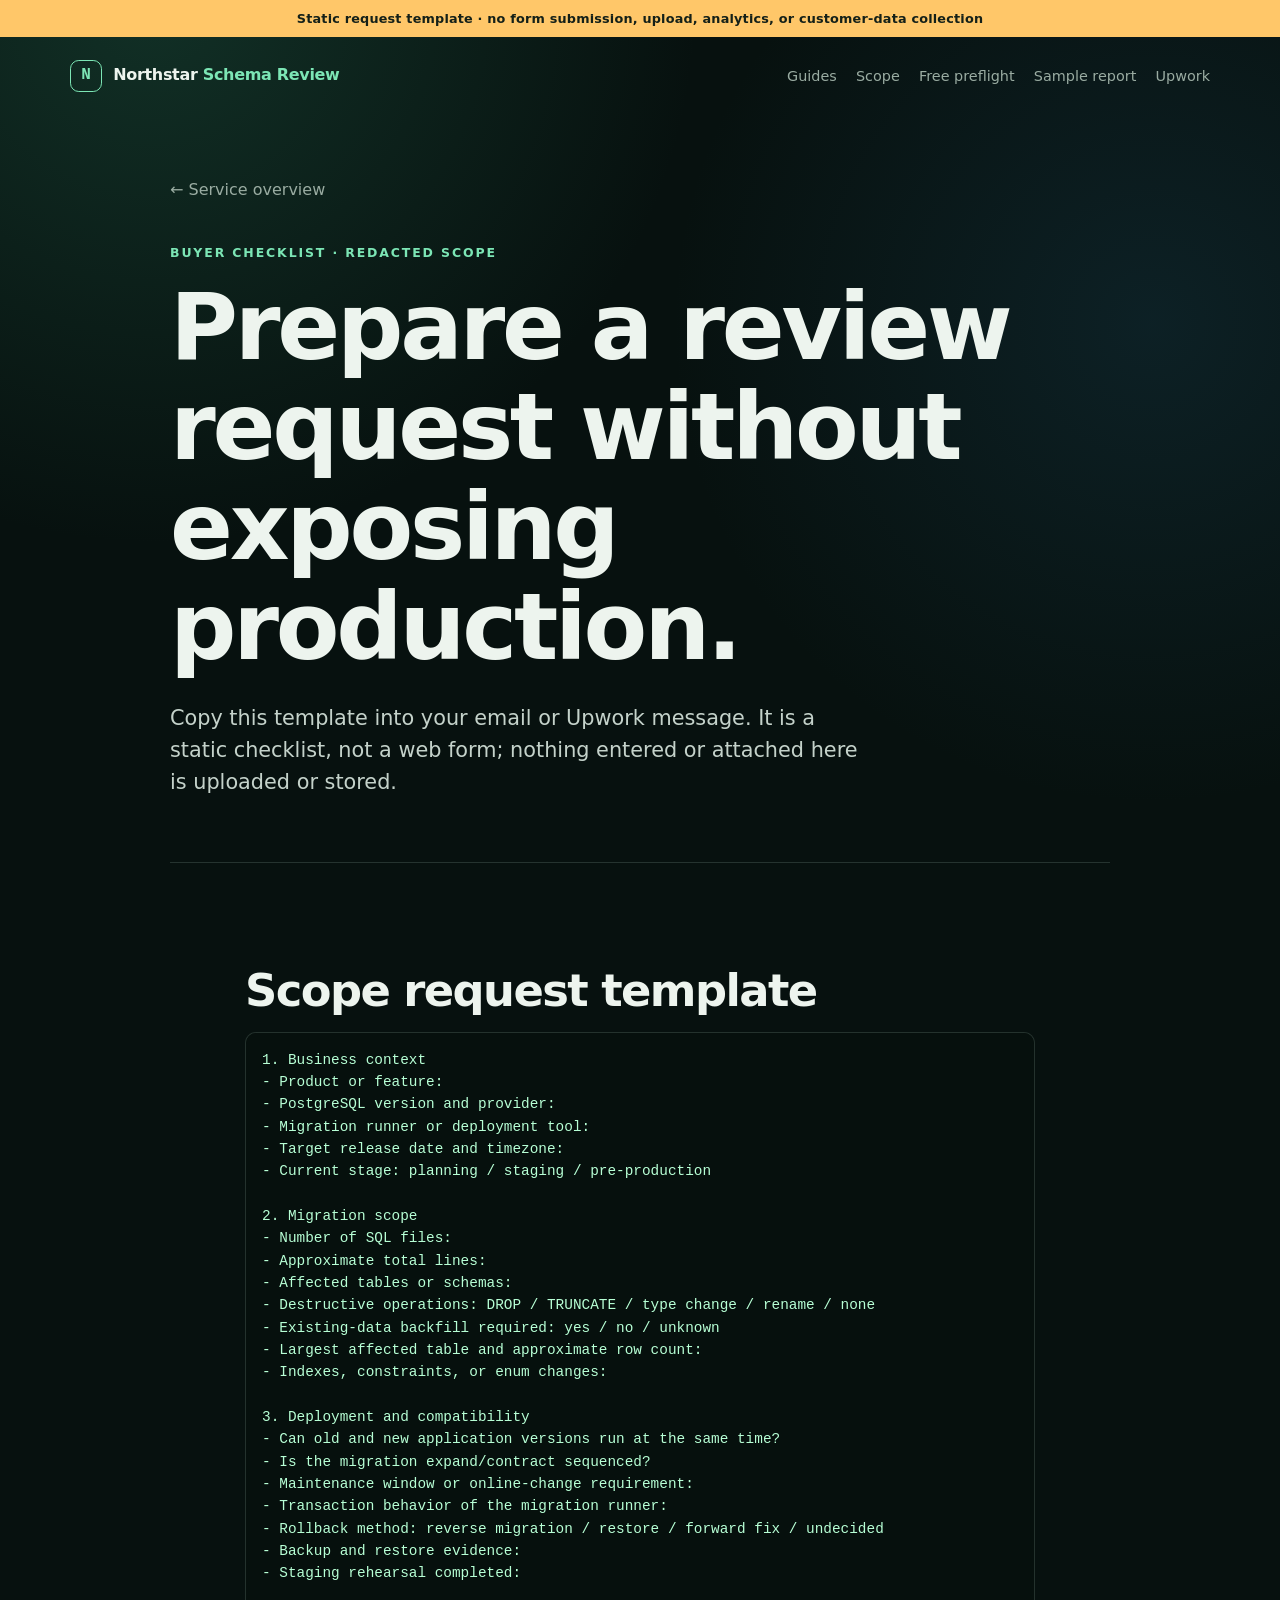
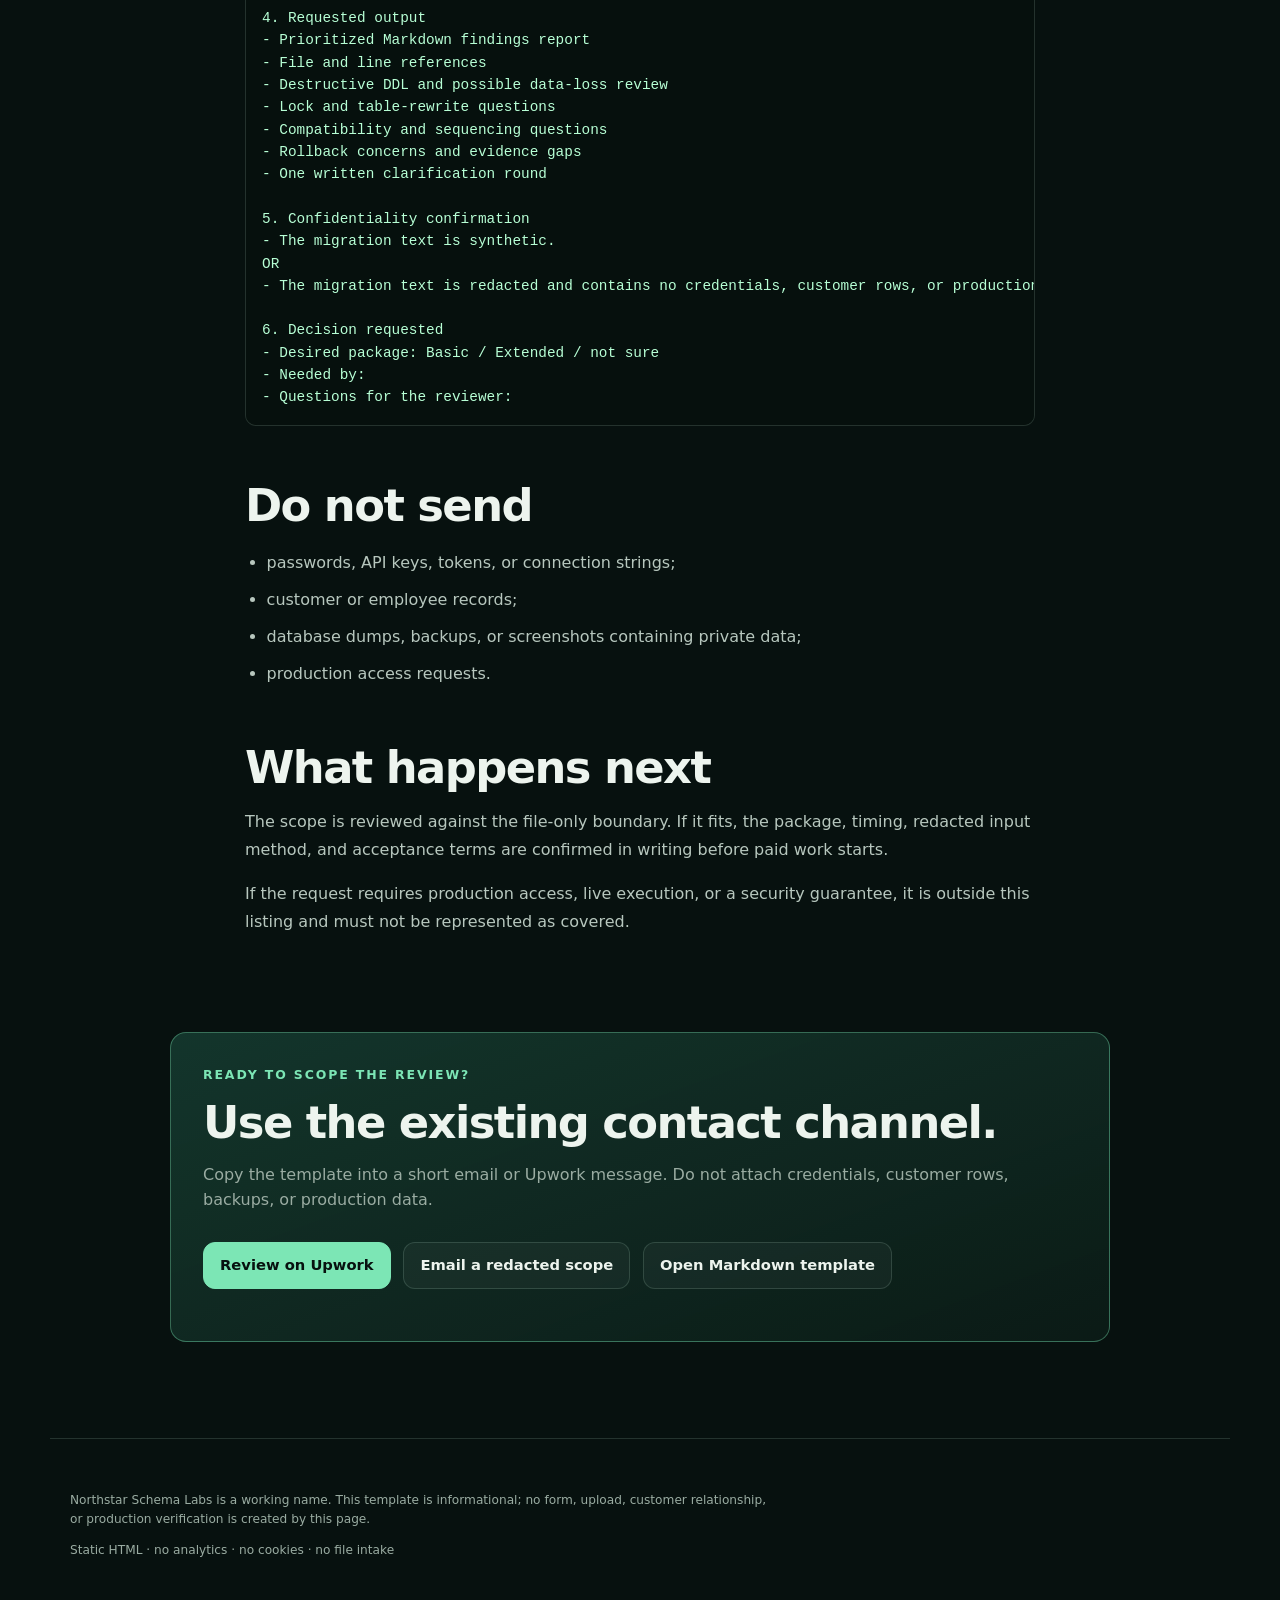
<file: review-intake.html>
<!doctype html>
<html lang="en">
<head>
  <meta charset="utf-8">
  <meta name="viewport" content="width=device-width, initial-scale=1">
  <meta name="color-scheme" content="dark">
  <meta name="description" content="A copyable scope template for requesting a file-only PostgreSQL migration review without credentials, customer rows, backups, or production access.">
  <meta name="robots" content="index,follow,max-image-preview:large">
  <link rel="canonical" href="https://a0920103307-droid.github.io/northstar-schema-review-site/review-intake.html">
  <meta property="og:type" content="article">
  <meta property="og:site_name" content="Northstar Schema Review">
  <meta property="og:title" content="PostgreSQL Migration Review Scope Template">
  <meta property="og:description" content="Prepare a focused, redacted review request with migration scope, deployment context, compatibility questions, and rollback evidence.">
  <meta property="og:url" content="https://a0920103307-droid.github.io/northstar-schema-review-site/review-intake.html">
  <meta name="twitter:card" content="summary">
  <meta name="twitter:title" content="PostgreSQL Migration Review Scope Template">
  <meta name="twitter:description" content="Prepare a focused, redacted review request with migration scope, deployment context, compatibility questions, and rollback evidence.">
  <title>PostgreSQL Migration Review Scope Template | Northstar Schema Review</title>
  <link rel="stylesheet" href="styles.css">
  <link rel="stylesheet" href="article.css">
  <script type="application/ld+json">
  {
    "@context": "https://schema.org",
    "@type": "TechArticle",
    "headline": "PostgreSQL Migration Review Scope Template",
    "description": "A copyable request template for a file-only PostgreSQL migration review.",
    "datePublished": "2026-11-16",
    "dateModified": "2026-11-16",
    "mainEntityOfPage": "https://a0920103307-droid.github.io/northstar-schema-review-site/review-intake.html",
    "author": {
      "@type": "Organization",
      "name": "Northstar Schema Labs (working name)"
    }
  }
  </script>
</head>
<body>
  <div class="draft-banner" role="status">
    Static request template · no form submission, upload, analytics, or customer-data collection
  </div>
  <header class="site-header">
    <a class="brand" href="index.html" aria-label="Northstar Schema Review home">
      <span class="brand-mark" aria-hidden="true">N</span>
      <span>Northstar <em>Schema Review</em></span>
    </a>
    <nav aria-label="Primary">
      <a href="writing.html">Guides</a>
      <a href="index.html#scope">Scope</a>
      <a href="preflight.html">Free preflight</a>
      <a href="sample-report.html">Sample report</a>
      <a href="https://www.upwork.com/services/product/2121960555841830491">Upwork</a>
    </nav>
  </header>

  <main class="article-shell">
    <a class="back-link" href="index.html">← Service overview</a>
    <article>
      <header class="article-head">
        <p class="eyebrow">Buyer checklist · redacted scope</p>
        <h1>Prepare a review request without exposing production.</h1>
        <p class="lede">Copy this template into your email or Upwork message. It is a static checklist, not a web form; nothing entered or attached here is uploaded or stored.</p>
      </header>

      <div class="article-body">
        <h2>Scope request template</h2>
        <pre><code>1. Business context
- Product or feature:
- PostgreSQL version and provider:
- Migration runner or deployment tool:
- Target release date and timezone:
- Current stage: planning / staging / pre-production

2. Migration scope
- Number of SQL files:
- Approximate total lines:
- Affected tables or schemas:
- Destructive operations: DROP / TRUNCATE / type change / rename / none
- Existing-data backfill required: yes / no / unknown
- Largest affected table and approximate row count:
- Indexes, constraints, or enum changes:

3. Deployment and compatibility
- Can old and new application versions run at the same time?
- Is the migration expand/contract sequenced?
- Maintenance window or online-change requirement:
- Transaction behavior of the migration runner:
- Rollback method: reverse migration / restore / forward fix / undecided
- Backup and restore evidence:
- Staging rehearsal completed:

4. Requested output
- Prioritized Markdown findings report
- File and line references
- Destructive DDL and possible data-loss review
- Lock and table-rewrite questions
- Compatibility and sequencing questions
- Rollback concerns and evidence gaps
- One written clarification round

5. Confidentiality confirmation
- The migration text is synthetic.
OR
- The migration text is redacted and contains no credentials, customer rows, or production data.

6. Decision requested
- Desired package: Basic / Extended / not sure
- Needed by:
- Questions for the reviewer:</code></pre>

        <h2>Do not send</h2>
        <ul>
          <li>passwords, API keys, tokens, or connection strings;</li>
          <li>customer or employee records;</li>
          <li>database dumps, backups, or screenshots containing private data;</li>
          <li>production access requests.</li>
        </ul>

        <h2>What happens next</h2>
        <p>The scope is reviewed against the file-only boundary. If it fits, the package, timing, redacted input method, and acceptance terms are confirmed in writing before paid work starts.</p>
        <p>If the request requires production access, live execution, or a security guarantee, it is outside this listing and must not be represented as covered.</p>
      </div>

      <aside class="article-cta">
        <p class="eyebrow">Ready to scope the review?</p>
        <h2>Use the existing contact channel.</h2>
        <p>Copy the template into a short email or Upwork message. Do not attach credentials, customer rows, backups, or production data.</p>
        <div class="hero-actions">
          <a class="button primary" href="https://www.upwork.com/services/product/2121960555841830491">Review on Upwork</a>
          <a class="button secondary" href="mailto:A0920103307@gmail.com?subject=PostgreSQL%20migration%20review%20scope">Email a redacted scope</a>
          <a class="button secondary" href="postgresql-migration-review-template.md">Open Markdown template</a>
        </div>
      </aside>
    </article>
  </main>

  <footer>
    <p>Northstar Schema Labs is a working name. This template is informational; no form, upload, customer relationship, or production verification is created by this page.</p>
    <p>Static HTML · no analytics · no cookies · no file intake</p>
  </footer>
</body>
</html>
</file>
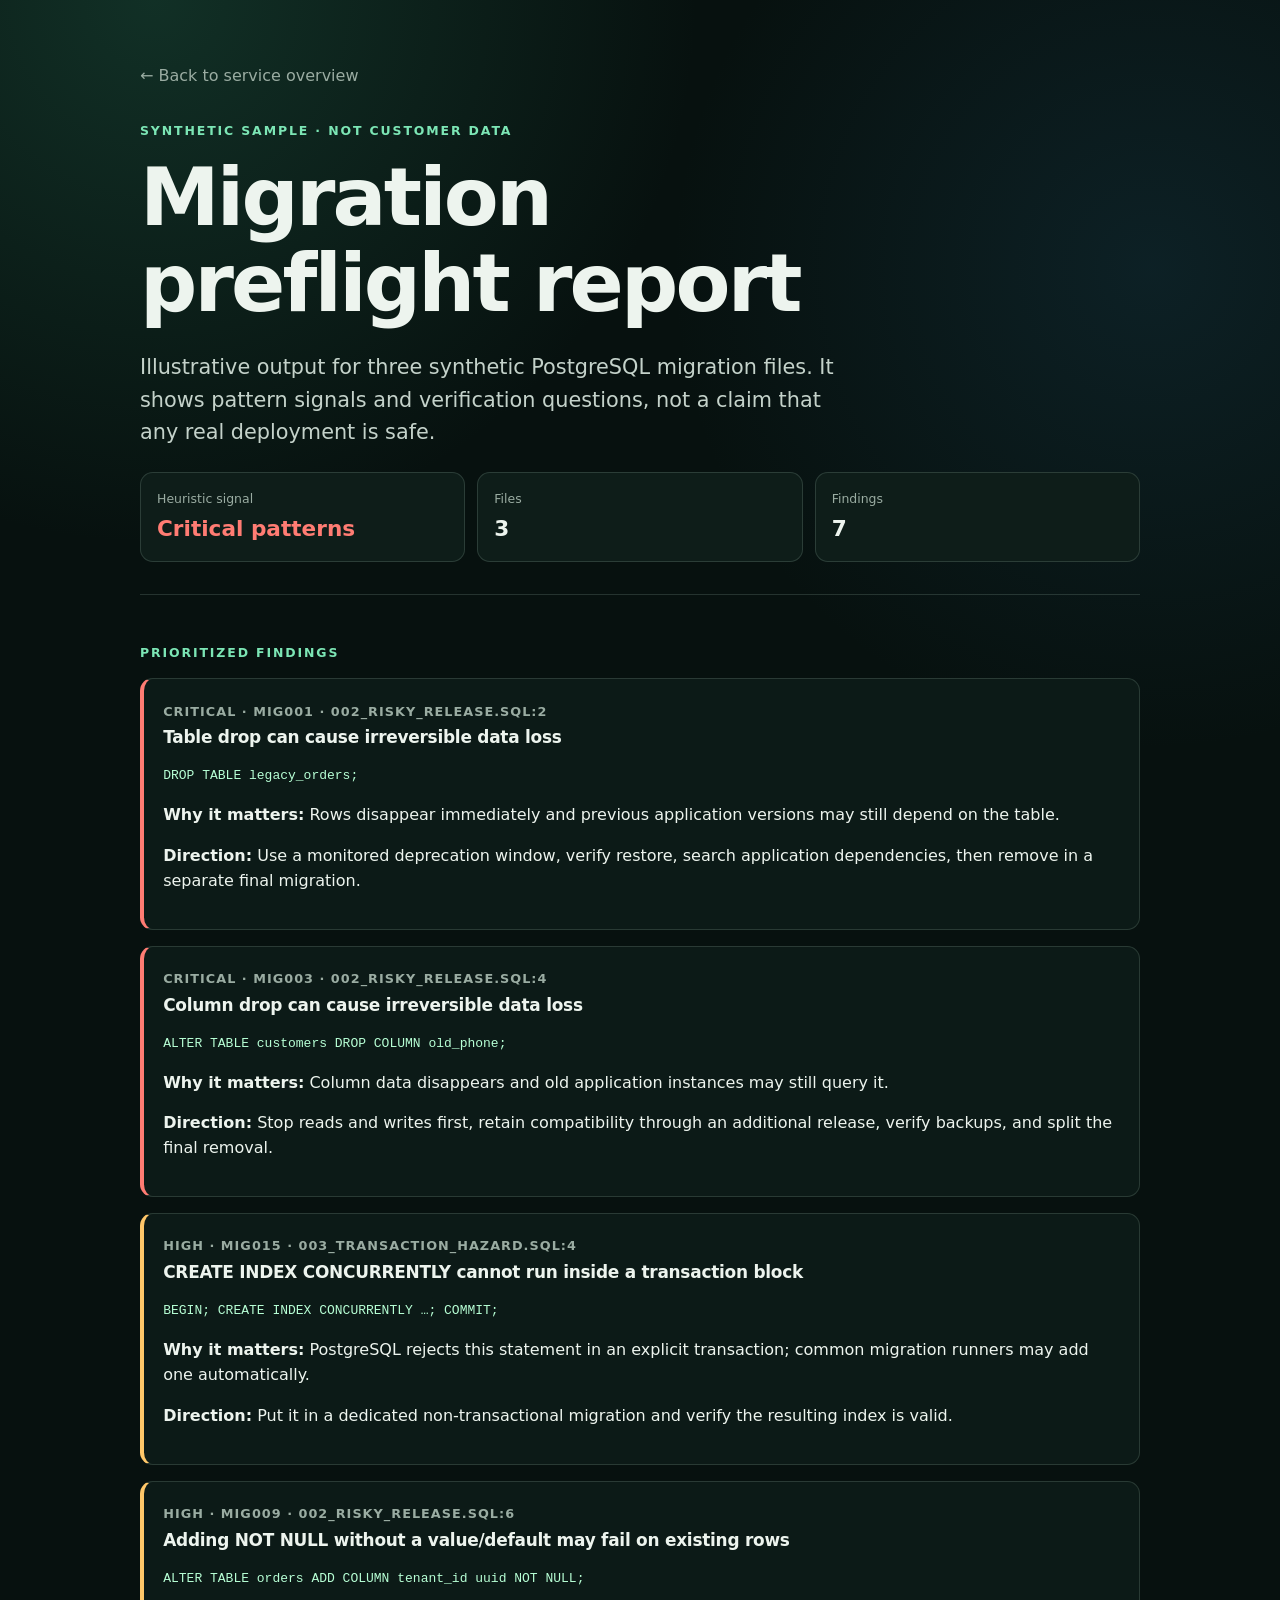
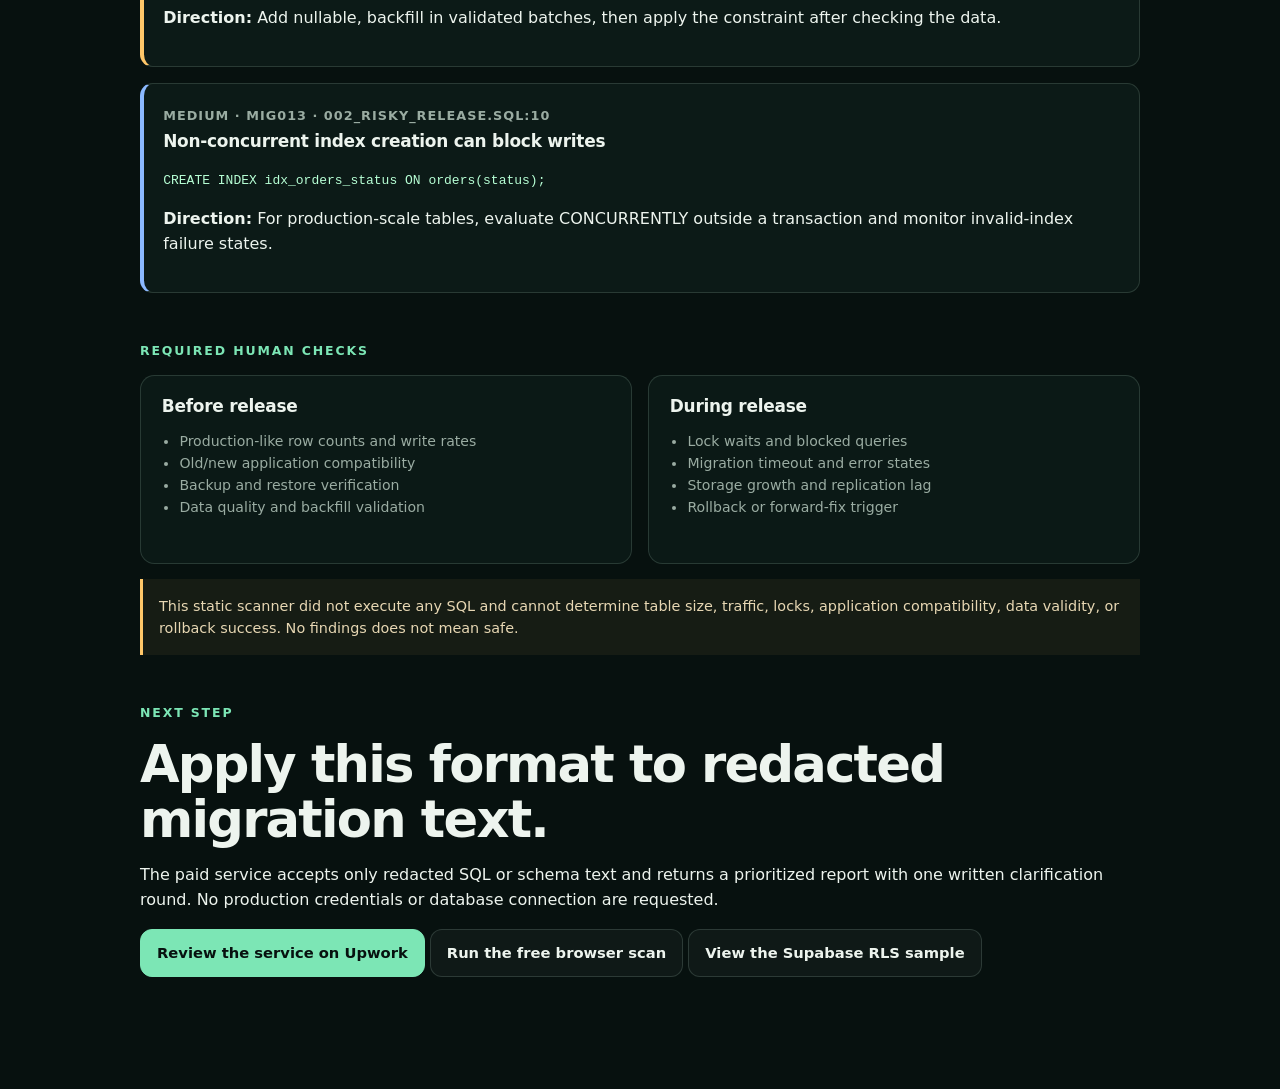
<file: sample-report.html>
<!doctype html>
<html lang="en">
<head>
  <meta charset="utf-8">
  <meta name="viewport" content="width=device-width, initial-scale=1">
  <meta name="color-scheme" content="dark">
  <meta name="description" content="Synthetic PostgreSQL migration preflight report showing destructive DDL, lock, rewrite, compatibility, transaction, and rollback signals.">
  <meta name="robots" content="index,follow,max-image-preview:large">
  <link rel="canonical" href="https://a0920103307-droid.github.io/northstar-schema-review-site/sample-report.html">
  <meta property="og:type" content="article">
  <meta property="og:site_name" content="Northstar Schema Review">
  <meta property="og:title" content="Synthetic PostgreSQL Migration Preflight Report">
  <meta property="og:description" content="See the report format: prioritized migration findings, source references, verification directions, and explicit safety limits.">
  <meta property="og:url" content="https://a0920103307-droid.github.io/northstar-schema-review-site/sample-report.html">
  <meta name="twitter:card" content="summary">
  <meta name="twitter:title" content="Synthetic PostgreSQL Migration Preflight Report">
  <meta name="twitter:description" content="See the report format: prioritized migration findings, source references, verification directions, and explicit safety limits.">
  <title>Synthetic PostgreSQL Migration Preflight Report | Northstar Schema Review</title>
  <link rel="stylesheet" href="styles.css">
  <script type="application/ld+json">
  {
    "@context": "https://schema.org",
    "@type": "TechArticle",
    "headline": "Synthetic PostgreSQL Migration Preflight Report",
    "description": "A synthetic report showing prioritized migration findings, source references, verification directions, and explicit safety limits.",
    "datePublished": "2026-11-16",
    "dateModified": "2026-11-16",
    "mainEntityOfPage": "https://a0920103307-droid.github.io/northstar-schema-review-site/sample-report.html",
    "author": {
      "@type": "Organization",
      "name": "Northstar Schema Labs (working name)"
    }
  }
  </script>
  <style>
    .report-wrap { max-width: 1040px; margin: 0 auto; padding: 4rem 1.25rem 6rem; }
    .report-head { padding-bottom: 2rem; border-bottom: 1px solid var(--line); }
    .report-meta { display: grid; grid-template-columns: repeat(3, 1fr); gap: .75rem; margin-top: 1.5rem; }
    .report-meta div { padding: 1rem; border: 1px solid var(--line); border-radius: .8rem; background: var(--panel); }
    .report-meta span, .find-card small { display: block; color: var(--muted); font-size: .78rem; }
    .report-meta strong { display: block; font-size: 1.35rem; margin-top: .2rem; }
    .find-card { margin-top: 1rem; padding: 1.2rem; border: 1px solid var(--line); border-radius: .8rem; background: rgba(14,29,25,.8); }
    .find-card.critical { border-left: 4px solid var(--red); }
    .find-card.high { border-left: 4px solid var(--amber); }
    .find-card.medium { border-left: 4px solid var(--blue); }
    .find-card h3 { margin: .3rem 0 .6rem; }
    .label { color: var(--muted); font-size: .8rem; font-weight: 750; text-transform: uppercase; letter-spacing: .08em; }
    code { color: var(--mint-2); }
    pre { overflow-x: auto; padding: 1rem; border-radius: .7rem; background: #06100d; }
    .back { display: inline-flex; margin-bottom: 2rem; color: var(--muted); text-decoration: none; }
    @media (max-width: 720px) { .report-meta { grid-template-columns: 1fr 1fr; } }
  </style>
</head>
<body>
  <main class="report-wrap">
    <a class="back" href="index.html">← Back to service overview</a>
    <header class="report-head">
      <p class="eyebrow">Synthetic sample · not customer data</p>
      <h1 style="font-size:clamp(2.5rem,7vw,5rem);max-width:12ch">Migration preflight report</h1>
      <p class="lede">Illustrative output for three synthetic PostgreSQL migration files. It shows pattern signals and verification questions, not a claim that any real deployment is safe.</p>
      <div class="report-meta">
        <div><span>Heuristic signal</span><strong style="color:var(--red)">Critical patterns</strong></div>
        <div><span>Files</span><strong>3</strong></div>
        <div><span>Findings</span><strong>7</strong></div>
      </div>
    </header>

    <section>
      <p class="eyebrow" style="margin-top:3rem">Prioritized findings</p>
      <article class="find-card critical">
        <span class="label">Critical · MIG001 · 002_risky_release.sql:2</span>
        <h3>Table drop can cause irreversible data loss</h3>
        <p><code>DROP TABLE legacy_orders;</code></p>
        <p><strong>Why it matters:</strong> Rows disappear immediately and previous application versions may still depend on the table.</p>
        <p><strong>Direction:</strong> Use a monitored deprecation window, verify restore, search application dependencies, then remove in a separate final migration.</p>
      </article>
      <article class="find-card critical">
        <span class="label">Critical · MIG003 · 002_risky_release.sql:4</span>
        <h3>Column drop can cause irreversible data loss</h3>
        <p><code>ALTER TABLE customers DROP COLUMN old_phone;</code></p>
        <p><strong>Why it matters:</strong> Column data disappears and old application instances may still query it.</p>
        <p><strong>Direction:</strong> Stop reads and writes first, retain compatibility through an additional release, verify backups, and split the final removal.</p>
      </article>
      <article class="find-card high">
        <span class="label">High · MIG015 · 003_transaction_hazard.sql:4</span>
        <h3>CREATE INDEX CONCURRENTLY cannot run inside a transaction block</h3>
        <p><code>BEGIN; CREATE INDEX CONCURRENTLY …; COMMIT;</code></p>
        <p><strong>Why it matters:</strong> PostgreSQL rejects this statement in an explicit transaction; common migration runners may add one automatically.</p>
        <p><strong>Direction:</strong> Put it in a dedicated non-transactional migration and verify the resulting index is valid.</p>
      </article>
      <article class="find-card high">
        <span class="label">High · MIG009 · 002_risky_release.sql:6</span>
        <h3>Adding NOT NULL without a value/default may fail on existing rows</h3>
        <p><code>ALTER TABLE orders ADD COLUMN tenant_id uuid NOT NULL;</code></p>
        <p><strong>Direction:</strong> Add nullable, backfill in validated batches, then apply the constraint after checking the data.</p>
      </article>
      <article class="find-card medium">
        <span class="label">Medium · MIG013 · 002_risky_release.sql:10</span>
        <h3>Non-concurrent index creation can block writes</h3>
        <p><code>CREATE INDEX idx_orders_status ON orders(status);</code></p>
        <p><strong>Direction:</strong> For production-scale tables, evaluate CONCURRENTLY outside a transaction and monitor invalid-index failure states.</p>
      </article>
    </section>

    <section style="margin-top:3rem">
      <p class="eyebrow">Required human checks</p>
      <div class="limit-columns">
        <div>
          <h3>Before release</h3>
          <ul>
            <li>Production-like row counts and write rates</li>
            <li>Old/new application compatibility</li>
            <li>Backup and restore verification</li>
            <li>Data quality and backfill validation</li>
          </ul>
        </div>
        <div>
          <h3>During release</h3>
          <ul>
            <li>Lock waits and blocked queries</li>
            <li>Migration timeout and error states</li>
            <li>Storage growth and replication lag</li>
            <li>Rollback or forward-fix trigger</li>
          </ul>
        </div>
      </div>
      <p class="warning">This static scanner did not execute any SQL and cannot determine table size, traffic, locks, application compatibility, data validity, or rollback success. No findings does not mean safe.</p>
    </section>

    <section style="margin-top:3rem">
      <p class="eyebrow">Next step</p>
      <h2>Apply this format to redacted migration text.</h2>
      <p>The paid service accepts only redacted SQL or schema text and returns a prioritized report with one written clarification round. No production credentials or database connection are requested.</p>
      <p><a class="button primary" href="https://www.upwork.com/services/product/2121960555841830491">Review the service on Upwork</a> <a class="button secondary" href="preflight.html">Run the free browser scan</a> <a class="button secondary" href="supabase-rls-sample-report.html">View the Supabase RLS sample</a></p>
    </section>
  </main>
</body>
</html>
</file>
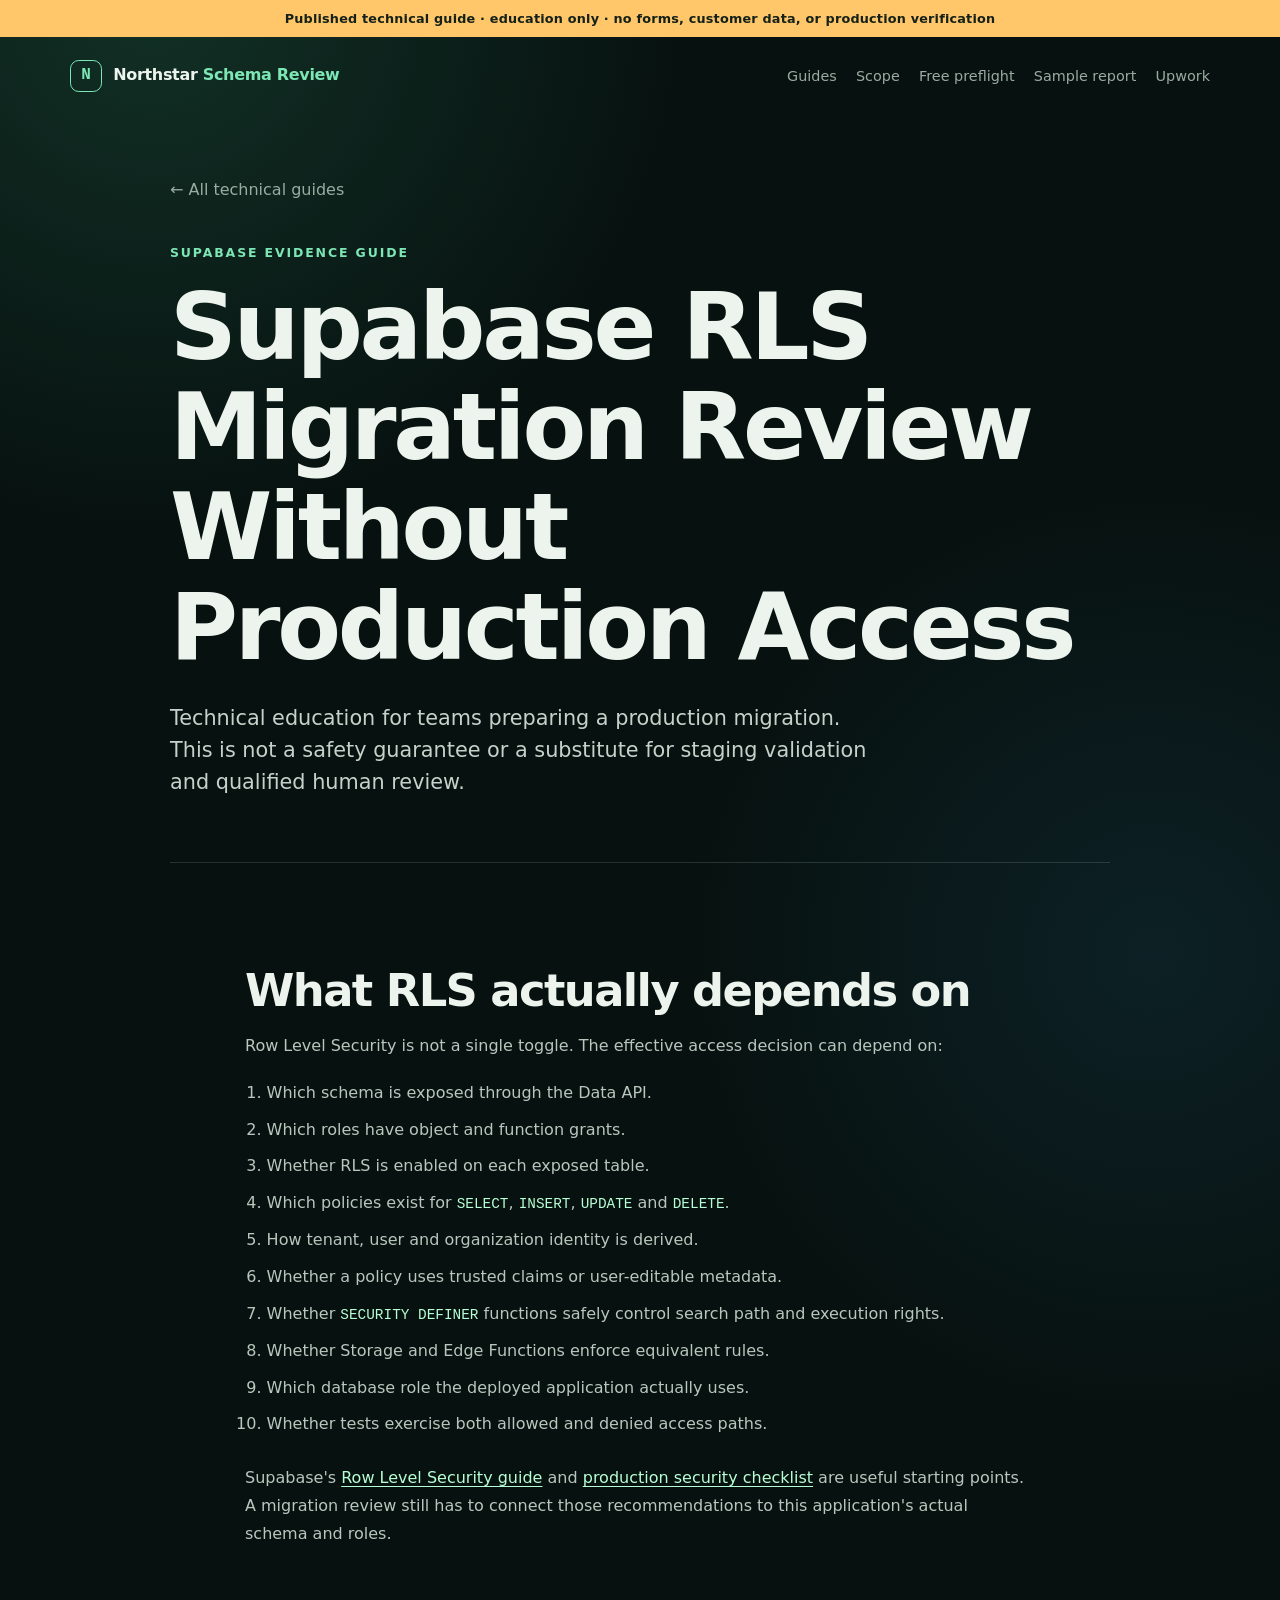
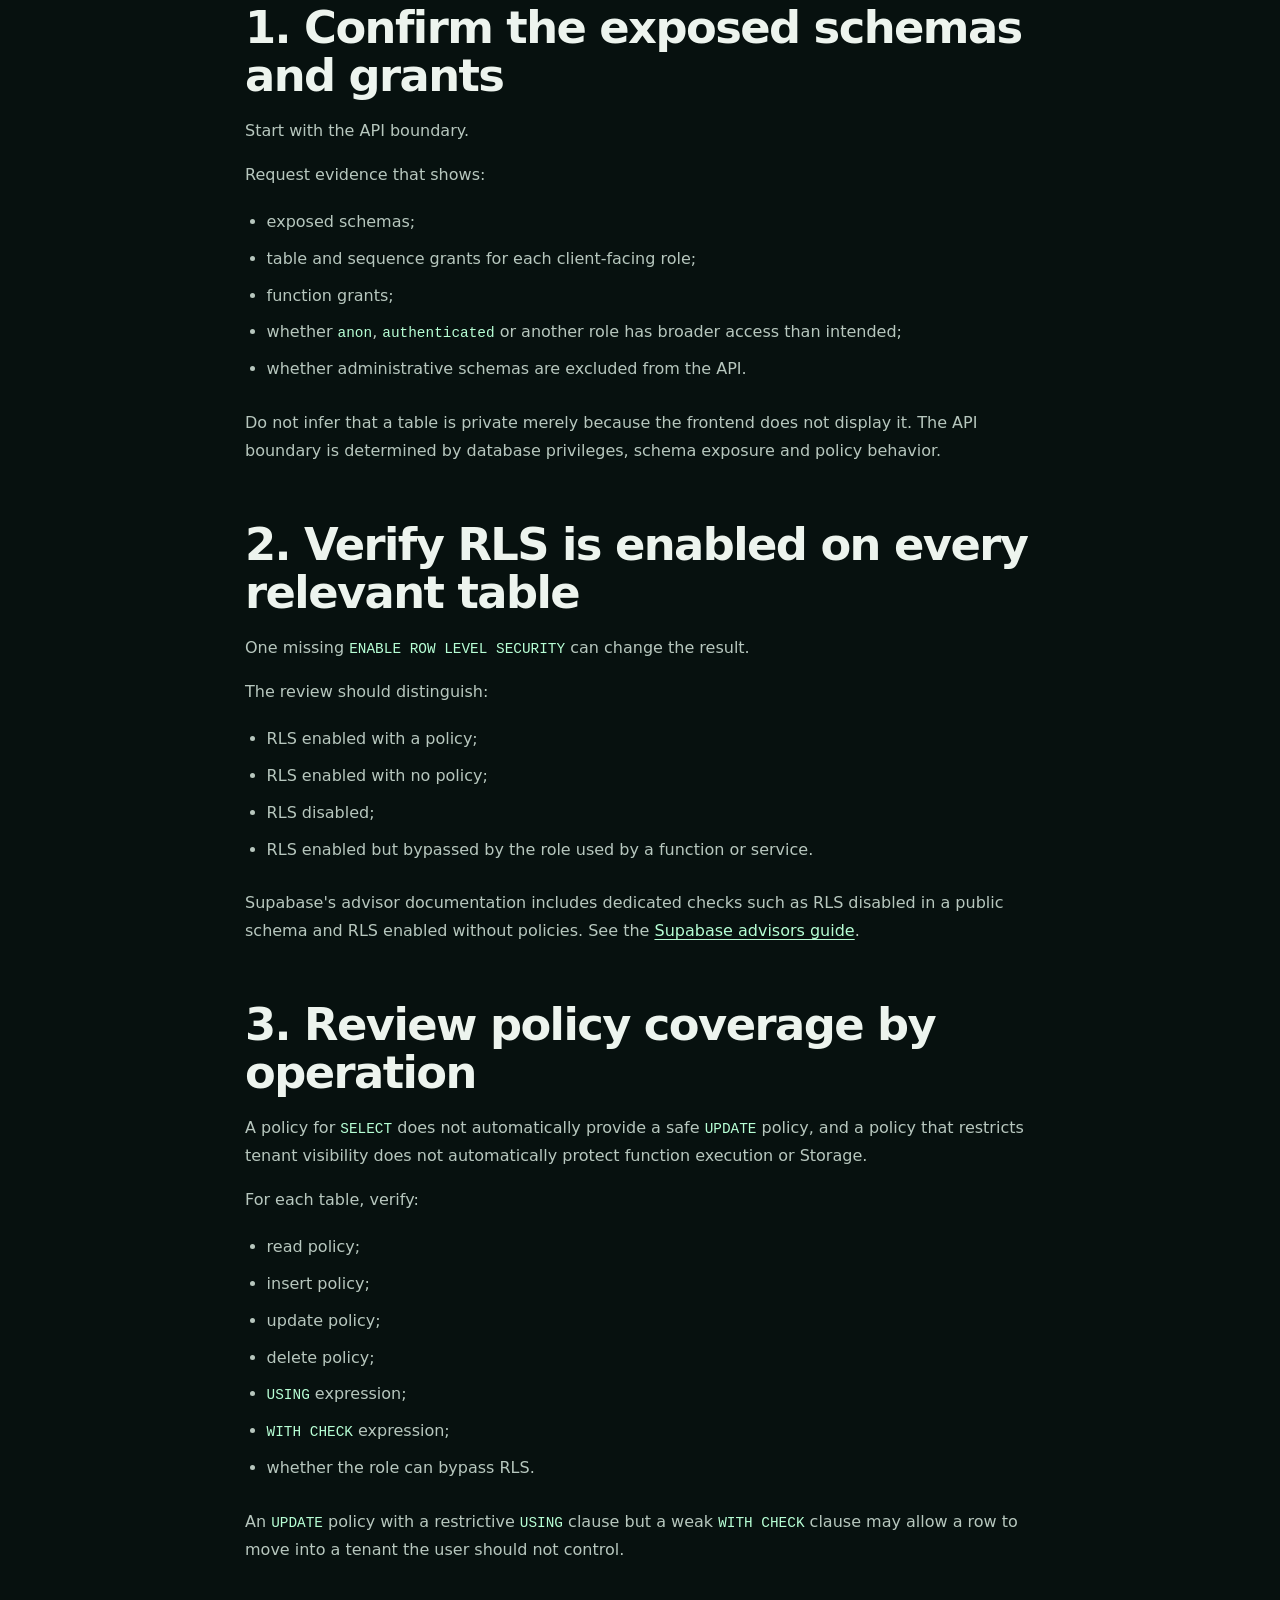
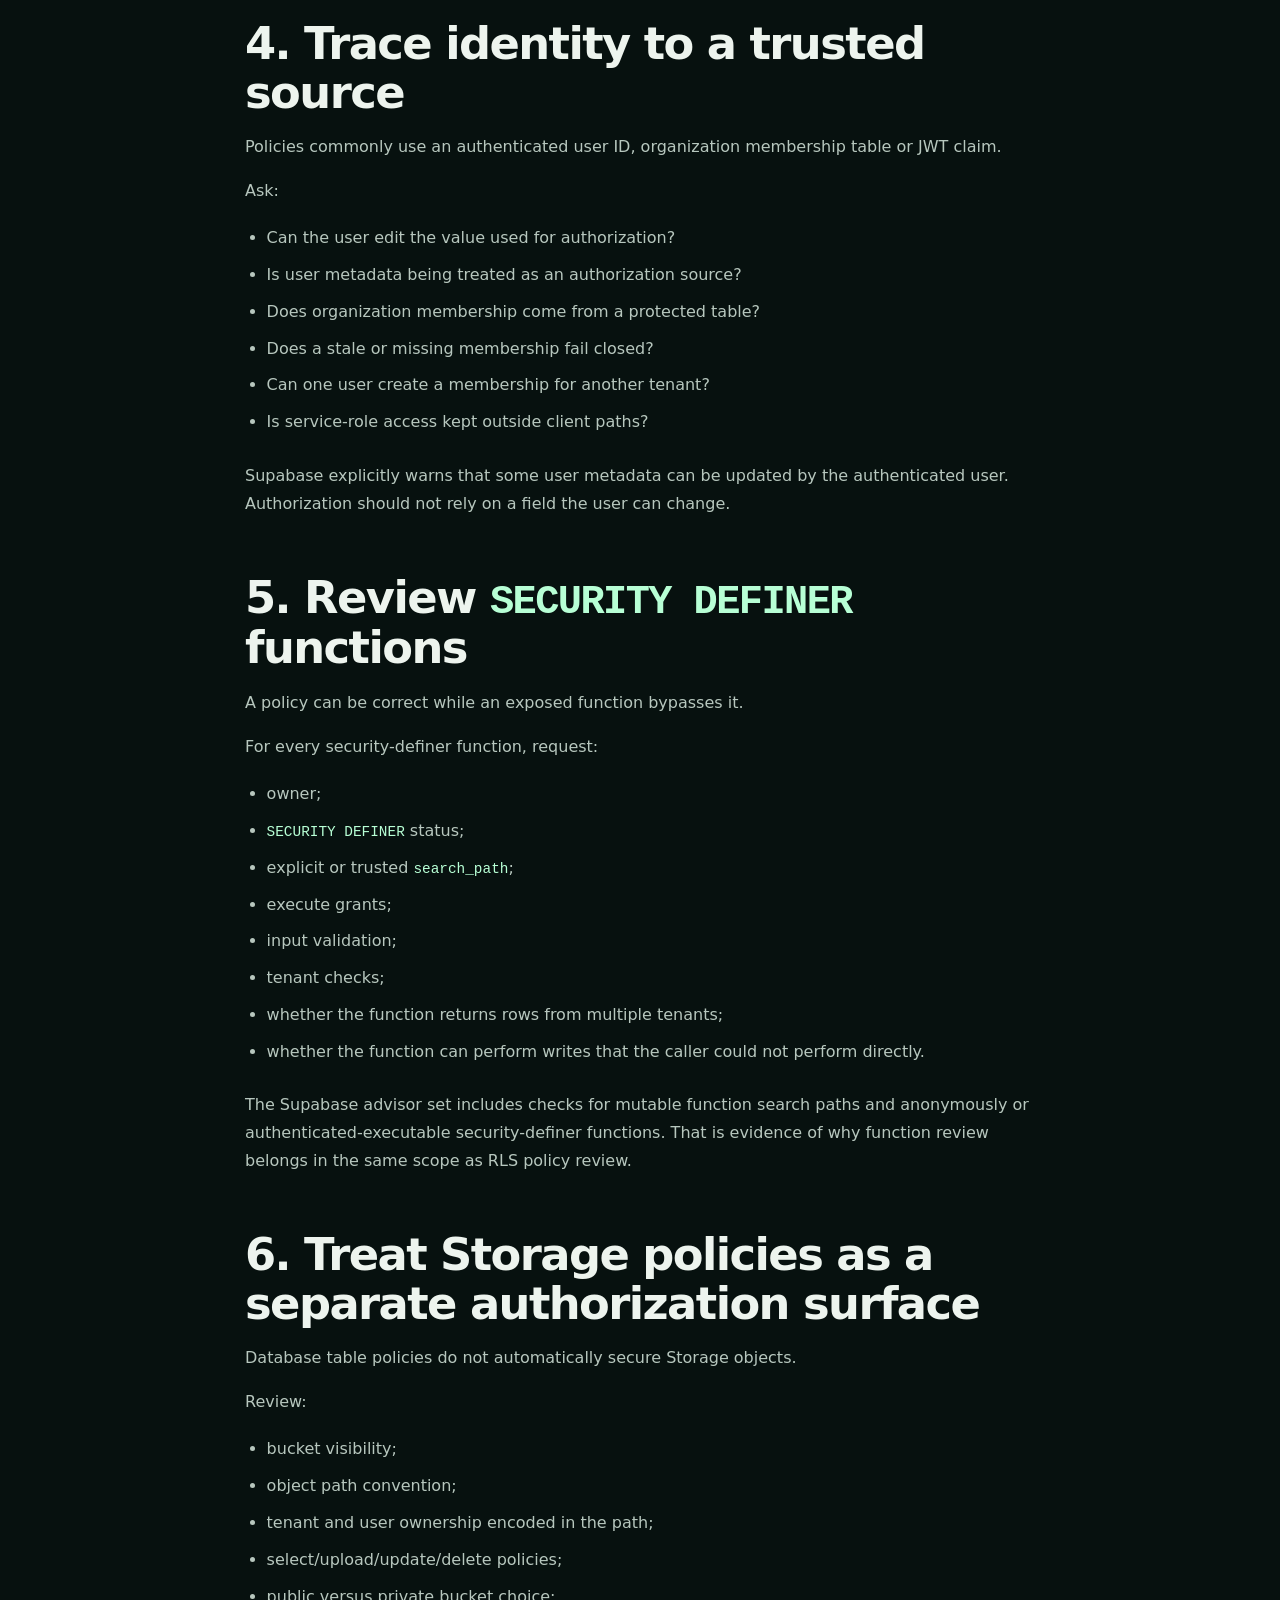
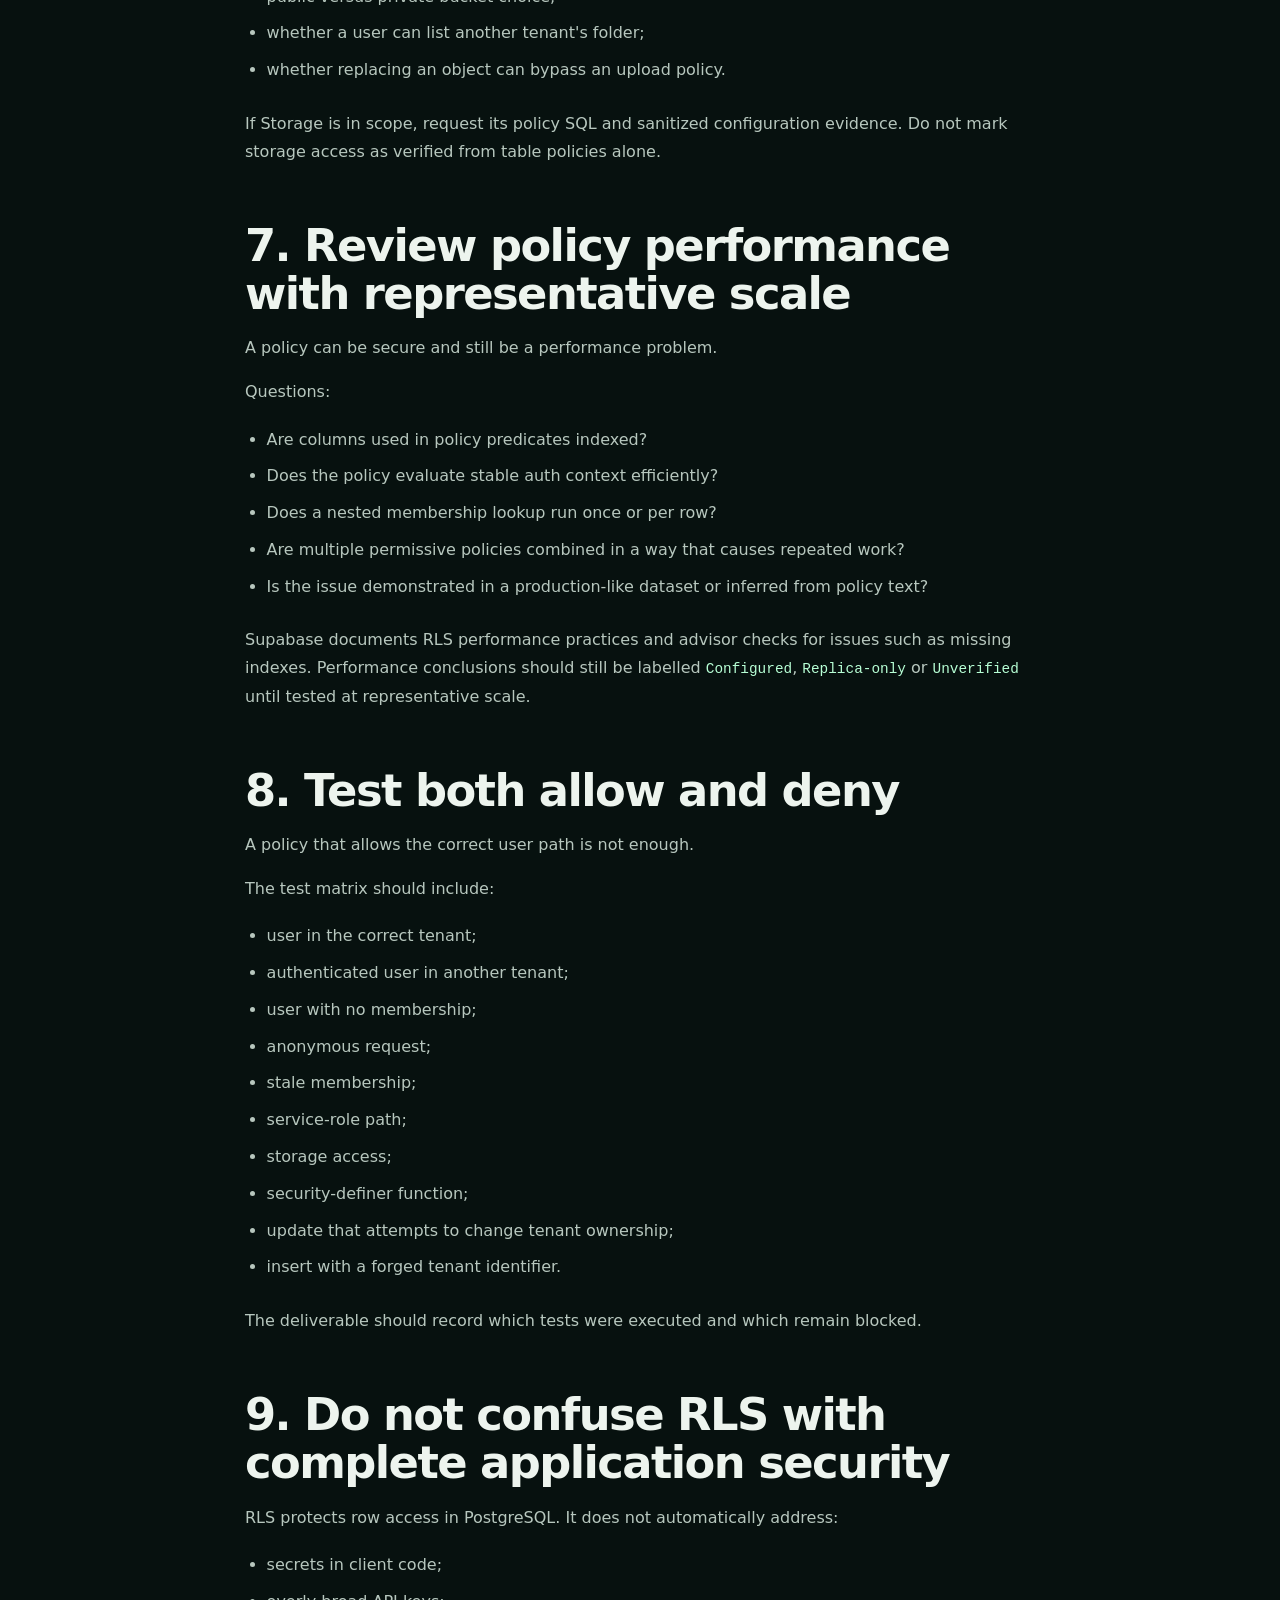
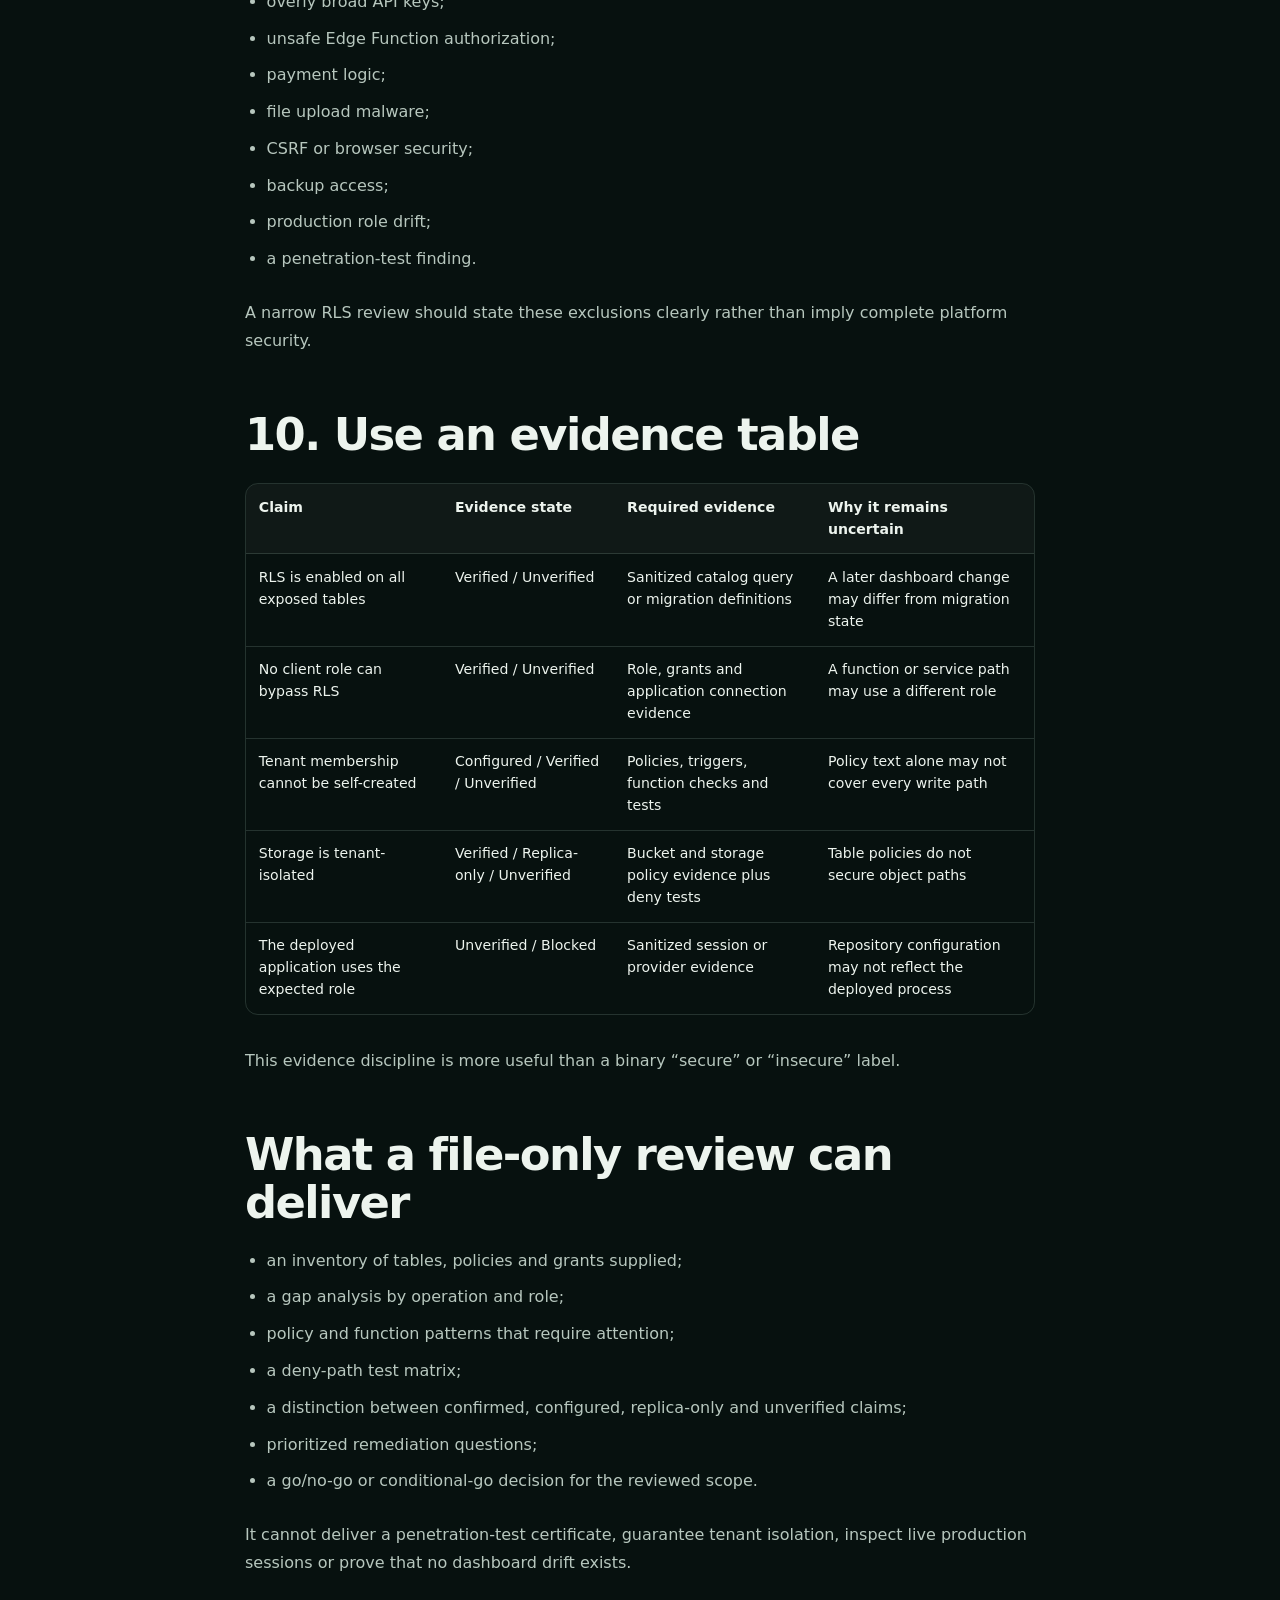
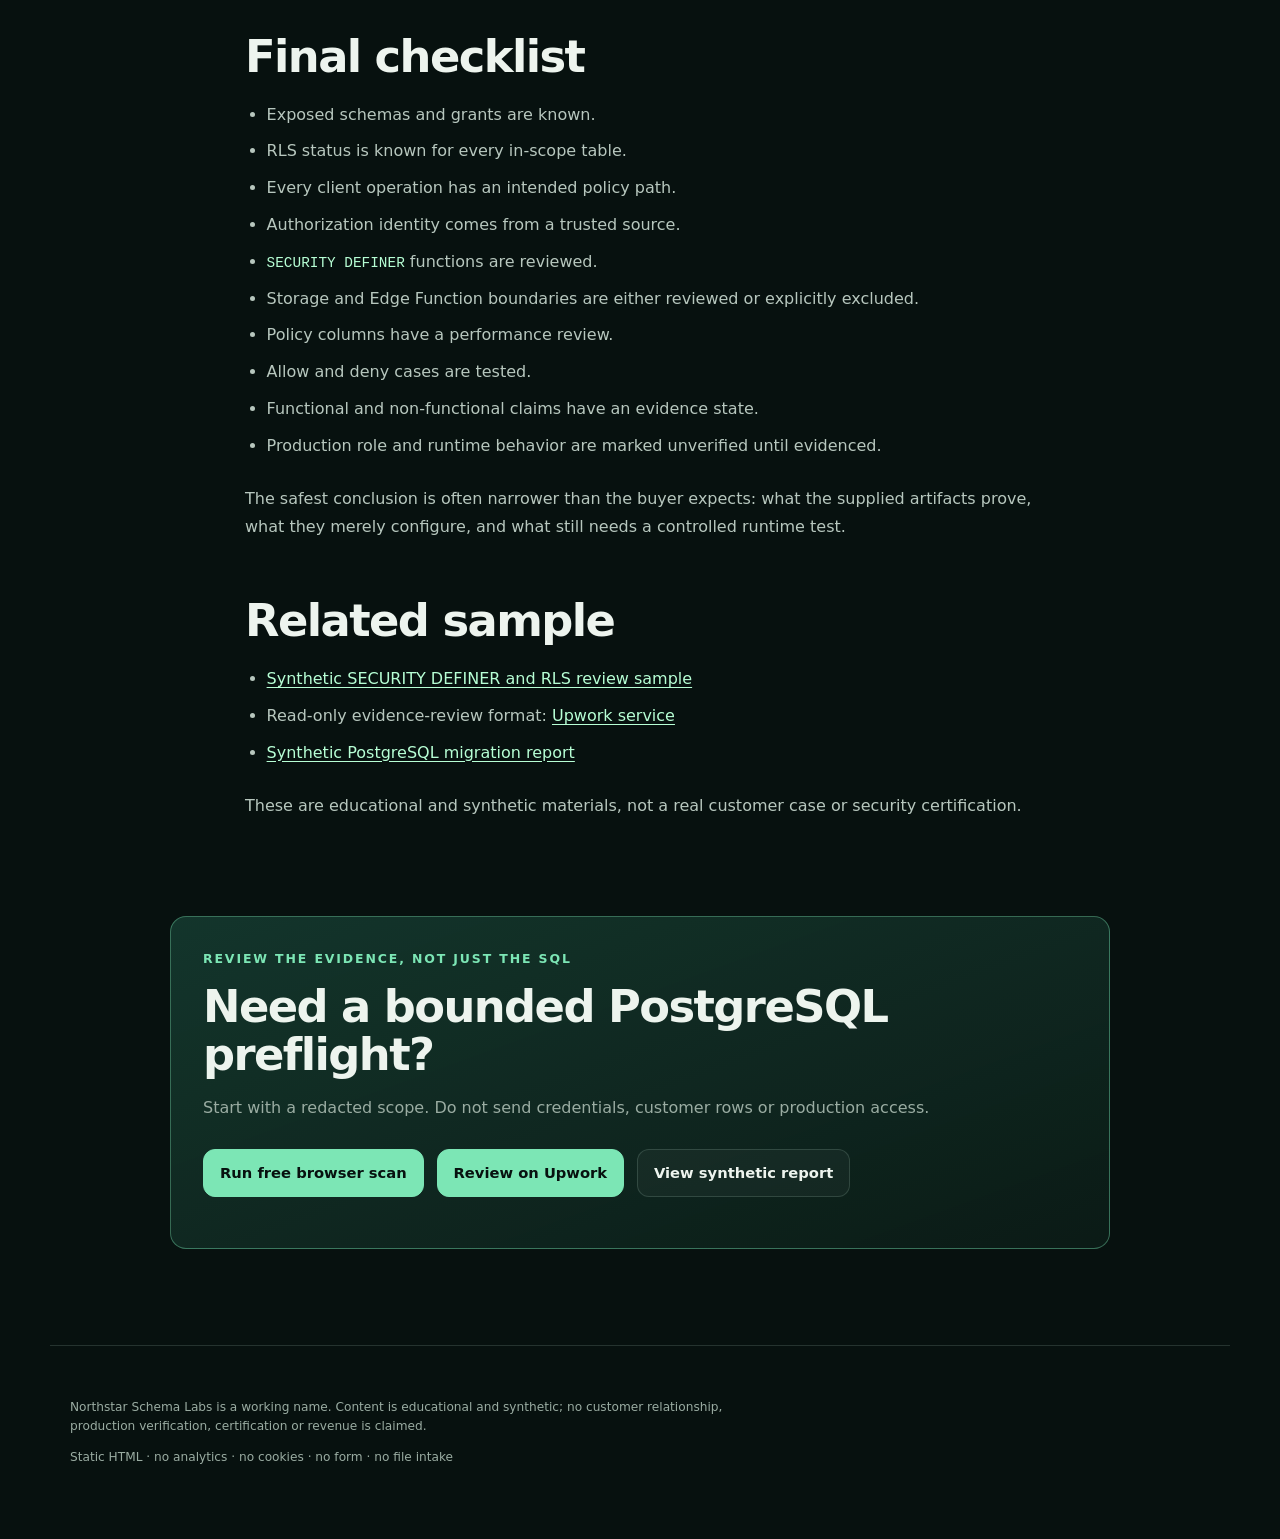
<file: supabase-rls-migration-review-without-production-access.html>
<!doctype html>
<html lang="en">
<head>
  <meta charset="utf-8">
  <meta name="viewport" content="width=device-width, initial-scale=1">
  <meta name="color-scheme" content="dark">
  <meta name="description" content="How to review Supabase RLS policies, grants, roles, security-definer functions and evidence states without claiming production verification.">
  <meta name="robots" content="index,follow,max-image-preview:large">
  <link rel="canonical" href="https://a0920103307-droid.github.io/northstar-schema-review-site/supabase-rls-migration-review-without-production-access.html">
  <meta property="og:type" content="article">
  <meta property="og:site_name" content="Northstar Schema Review">
  <meta property="og:title" content="Supabase RLS Migration Review Without Production Access">
  <meta property="og:description" content="How to separate observed Supabase policy text from verified deployed behavior when reviewing RLS, grants, roles, and security-definer functions.">
  <meta property="og:url" content="https://a0920103307-droid.github.io/northstar-schema-review-site/supabase-rls-migration-review-without-production-access.html">
  <meta name="twitter:card" content="summary">
  <meta name="twitter:title" content="Supabase RLS Migration Review Without Production Access">
  <meta name="twitter:description" content="How to separate observed Supabase policy text from verified deployed behavior when reviewing RLS, grants, roles, and security-definer functions.">
  <title>Supabase RLS Migration Review Without Production Access | Northstar Schema Review</title>
  <link rel="stylesheet" href="styles.css">
  <link rel="stylesheet" href="article.css">
  <script type="application/ld+json">
  {
    "@context": "https://schema.org",
    "@type": "Article",
    "headline": "Supabase RLS Migration Review Without Production Access",
    "description": "How to separate observed Supabase policy text from verified deployed behavior when reviewing RLS, grants, roles, and security-definer functions.",
    "datePublished": "2026-11-16",
    "dateModified": "2026-11-16",
    "mainEntityOfPage": "https://a0920103307-droid.github.io/northstar-schema-review-site/supabase-rls-migration-review-without-production-access.html",
    "author": {
      "@type": "Organization",
      "name": "Northstar Schema Labs (working name)"
    },
    "publisher": {
      "@type": "Organization",
      "name": "Northstar Schema Review"
    }
  }
  </script>
</head>
<body>
  <div class="draft-banner" role="status">
    Published technical guide · education only · no forms, customer data, or production verification
  </div>
  <header class="site-header">
    <a class="brand" href="index.html" aria-label="Northstar Schema Review home">
      <span class="brand-mark" aria-hidden="true">N</span>
      <span>Northstar <em>Schema Review</em></span>
    </a>
    <nav aria-label="Primary">
      <a href="writing.html">Guides</a>
      <a href="index.html#scope">Scope</a>
      <a href="preflight.html">Free preflight</a>
      <a href="sample-report.html">Sample report</a>
      <a href="https://www.upwork.com/services/product/2121960555841830491">Upwork</a>
    </nav>
  </header>
  <main class="article-shell">
    <a class="back-link" href="writing.html">← All technical guides</a>
    <article>
      <header class="article-head">
        <p class="eyebrow">Supabase evidence guide</p>
        <h1>Supabase RLS Migration Review Without Production Access</h1>
        <p class="lede">Technical education for teams preparing a production migration. This is not a safety guarantee or a substitute for staging validation and qualified human review.</p>
      </header>
      <div class="article-body">
        <h2>What RLS actually depends on</h2>
<p>Row Level Security is not a single toggle. The effective access decision can depend on:</p>
<ol><li>Which schema is exposed through the Data API.</li><li>Which roles have object and function grants.</li><li>Whether RLS is enabled on each exposed table.</li><li>Which policies exist for <code>SELECT</code>, <code>INSERT</code>, <code>UPDATE</code> and <code>DELETE</code>.</li><li>How tenant, user and organization identity is derived.</li><li>Whether a policy uses trusted claims or user-editable metadata.</li><li>Whether <code>SECURITY DEFINER</code> functions safely control search path and execution rights.</li><li>Whether Storage and Edge Functions enforce equivalent rules.</li><li>Which database role the deployed application actually uses.</li><li>Whether tests exercise both allowed and denied access paths.</li></ol>
<p>Supabase&#x27;s <a href="https://supabase.com/docs/guides/database/postgres/row-level-security">Row Level Security guide</a> and <a href="https://supabase.com/docs/guides/security/production-checklist">production security checklist</a> are useful starting points. A migration review still has to connect those recommendations to this application&#x27;s actual schema and roles.</p>
<h2>1. Confirm the exposed schemas and grants</h2>
<p>Start with the API boundary.</p>
<p>Request evidence that shows:</p>
<ul><li>exposed schemas;</li><li>table and sequence grants for each client-facing role;</li><li>function grants;</li><li>whether <code>anon</code>, <code>authenticated</code> or another role has broader access than intended;</li><li>whether administrative schemas are excluded from the API.</li></ul>
<p>Do not infer that a table is private merely because the frontend does not display it. The API boundary is determined by database privileges, schema exposure and policy behavior.</p>
<h2>2. Verify RLS is enabled on every relevant table</h2>
<p>One missing <code>ENABLE ROW LEVEL SECURITY</code> can change the result.</p>
<p>The review should distinguish:</p>
<ul><li>RLS enabled with a policy;</li><li>RLS enabled with no policy;</li><li>RLS disabled;</li><li>RLS enabled but bypassed by the role used by a function or service.</li></ul>
<p>Supabase&#x27;s advisor documentation includes dedicated checks such as RLS disabled in a public schema and RLS enabled without policies. See the <a href="https://supabase.com/docs/guides/observability/advisors">Supabase advisors guide</a>.</p>
<h2>3. Review policy coverage by operation</h2>
<p>A policy for <code>SELECT</code> does not automatically provide a safe <code>UPDATE</code> policy, and a policy that restricts tenant visibility does not automatically protect function execution or Storage.</p>
<p>For each table, verify:</p>
<ul><li>read policy;</li><li>insert policy;</li><li>update policy;</li><li>delete policy;</li><li><code>USING</code> expression;</li><li><code>WITH CHECK</code> expression;</li><li>whether the role can bypass RLS.</li></ul>
<p>An <code>UPDATE</code> policy with a restrictive <code>USING</code> clause but a weak <code>WITH CHECK</code> clause may allow a row to move into a tenant the user should not control.</p>
<h2>4. Trace identity to a trusted source</h2>
<p>Policies commonly use an authenticated user ID, organization membership table or JWT claim.</p>
<p>Ask:</p>
<ul><li>Can the user edit the value used for authorization?</li><li>Is user metadata being treated as an authorization source?</li><li>Does organization membership come from a protected table?</li><li>Does a stale or missing membership fail closed?</li><li>Can one user create a membership for another tenant?</li><li>Is service-role access kept outside client paths?</li></ul>
<p>Supabase explicitly warns that some user metadata can be updated by the authenticated user. Authorization should not rely on a field the user can change.</p>
<h2>5. Review <code>SECURITY DEFINER</code> functions</h2>
<p>A policy can be correct while an exposed function bypasses it.</p>
<p>For every security-definer function, request:</p>
<ul><li>owner;</li><li><code>SECURITY DEFINER</code> status;</li><li>explicit or trusted <code>search_path</code>;</li><li>execute grants;</li><li>input validation;</li><li>tenant checks;</li><li>whether the function returns rows from multiple tenants;</li><li>whether the function can perform writes that the caller could not perform directly.</li></ul>
<p>The Supabase advisor set includes checks for mutable function search paths and anonymously or authenticated-executable security-definer functions. That is evidence of why function review belongs in the same scope as RLS policy review.</p>
<h2>6. Treat Storage policies as a separate authorization surface</h2>
<p>Database table policies do not automatically secure Storage objects.</p>
<p>Review:</p>
<ul><li>bucket visibility;</li><li>object path convention;</li><li>tenant and user ownership encoded in the path;</li><li>select/upload/update/delete policies;</li><li>public versus private bucket choice;</li><li>whether a user can list another tenant&#x27;s folder;</li><li>whether replacing an object can bypass an upload policy.</li></ul>
<p>If Storage is in scope, request its policy SQL and sanitized configuration evidence. Do not mark storage access as verified from table policies alone.</p>
<h2>7. Review policy performance with representative scale</h2>
<p>A policy can be secure and still be a performance problem.</p>
<p>Questions:</p>
<ul><li>Are columns used in policy predicates indexed?</li><li>Does the policy evaluate stable auth context efficiently?</li><li>Does a nested membership lookup run once or per row?</li><li>Are multiple permissive policies combined in a way that causes repeated work?</li><li>Is the issue demonstrated in a production-like dataset or inferred from policy text?</li></ul>
<p>Supabase documents RLS performance practices and advisor checks for issues such as missing indexes. Performance conclusions should still be labelled <code>Configured</code>, <code>Replica-only</code> or <code>Unverified</code> until tested at representative scale.</p>
<h2>8. Test both allow and deny</h2>
<p>A policy that allows the correct user path is not enough.</p>
<p>The test matrix should include:</p>
<ul><li>user in the correct tenant;</li><li>authenticated user in another tenant;</li><li>user with no membership;</li><li>anonymous request;</li><li>stale membership;</li><li>service-role path;</li><li>storage access;</li><li>security-definer function;</li><li>update that attempts to change tenant ownership;</li><li>insert with a forged tenant identifier.</li></ul>
<p>The deliverable should record which tests were executed and which remain blocked.</p>
<h2>9. Do not confuse RLS with complete application security</h2>
<p>RLS protects row access in PostgreSQL. It does not automatically address:</p>
<ul><li>secrets in client code;</li><li>overly broad API keys;</li><li>unsafe Edge Function authorization;</li><li>payment logic;</li><li>file upload malware;</li><li>CSRF or browser security;</li><li>backup access;</li><li>production role drift;</li><li>a penetration-test finding.</li></ul>
<p>A narrow RLS review should state these exclusions clearly rather than imply complete platform security.</p>
<h2>10. Use an evidence table</h2>
<div class="table-wrap"><table>
<thead><tr><th>Claim</th><th>Evidence state</th><th>Required evidence</th><th>Why it remains uncertain</th></tr></thead>
<tbody>
<tr><td>RLS is enabled on all exposed tables</td><td>Verified / Unverified</td><td>Sanitized catalog query or migration definitions</td><td>A later dashboard change may differ from migration state</td></tr>
<tr><td>No client role can bypass RLS</td><td>Verified / Unverified</td><td>Role, grants and application connection evidence</td><td>A function or service path may use a different role</td></tr>
<tr><td>Tenant membership cannot be self-created</td><td>Configured / Verified / Unverified</td><td>Policies, triggers, function checks and tests</td><td>Policy text alone may not cover every write path</td></tr>
<tr><td>Storage is tenant-isolated</td><td>Verified / Replica-only / Unverified</td><td>Bucket and storage policy evidence plus deny tests</td><td>Table policies do not secure object paths</td></tr>
<tr><td>The deployed application uses the expected role</td><td>Unverified / Blocked</td><td>Sanitized session or provider evidence</td><td>Repository configuration may not reflect the deployed process</td></tr>
</tbody></table></div>
<p>This evidence discipline is more useful than a binary “secure” or “insecure” label.</p>
<h2>What a file-only review can deliver</h2>
<ul><li>an inventory of tables, policies and grants supplied;</li><li>a gap analysis by operation and role;</li><li>policy and function patterns that require attention;</li><li>a deny-path test matrix;</li><li>a distinction between confirmed, configured, replica-only and unverified claims;</li><li>prioritized remediation questions;</li><li>a go/no-go or conditional-go decision for the reviewed scope.</li></ul>
<p>It cannot deliver a penetration-test certificate, guarantee tenant isolation, inspect live production sessions or prove that no dashboard drift exists.</p>
<h2>Final checklist</h2>
<ul><li>Exposed schemas and grants are known.</li><li>RLS status is known for every in-scope table.</li><li>Every client operation has an intended policy path.</li><li>Authorization identity comes from a trusted source.</li><li><code>SECURITY DEFINER</code> functions are reviewed.</li><li>Storage and Edge Function boundaries are either reviewed or explicitly excluded.</li><li>Policy columns have a performance review.</li><li>Allow and deny cases are tested.</li><li>Functional and non-functional claims have an evidence state.</li><li>Production role and runtime behavior are marked unverified until evidenced.</li></ul>
<p>The safest conclusion is often narrower than the buyer expects: what the supplied artifacts prove, what they merely configure, and what still needs a controlled runtime test.</p>
<h2>Related sample</h2>
<ul><li><a href="supabase-rls-sample-report.html">Synthetic SECURITY DEFINER and RLS review sample</a></li><li>Read-only evidence-review format: <a href="https://www.upwork.com/services/product/2121960555841830491">Upwork service</a></li><li><a href="sample-report.html">Synthetic PostgreSQL migration report</a></li></ul>
<p>These are educational and synthetic materials, not a real customer case or security certification.</p>
      </div>
      <aside class="article-cta">
        <p class="eyebrow">Review the evidence, not just the SQL</p>
        <h2>Need a bounded PostgreSQL preflight?</h2>
        <p>Start with a redacted scope. Do not send credentials, customer rows or production access.</p>
        <div class="hero-actions">
          <a class="button primary" href="preflight.html">Run free browser scan</a>
          <a class="button primary" href="https://www.upwork.com/services/product/2121960555841830491">Review on Upwork</a>
          <a class="button secondary" href="sample-report.html">View synthetic report</a>
        </div>
      </aside>
    </article>
  </main>
  <footer>
    <p>Northstar Schema Labs is a working name. Content is educational and synthetic; no customer relationship, production verification, certification or revenue is claimed.</p>
    <p>Static HTML · no analytics · no cookies · no form · no file intake</p>
  </footer>
</body>
</html>
</file>
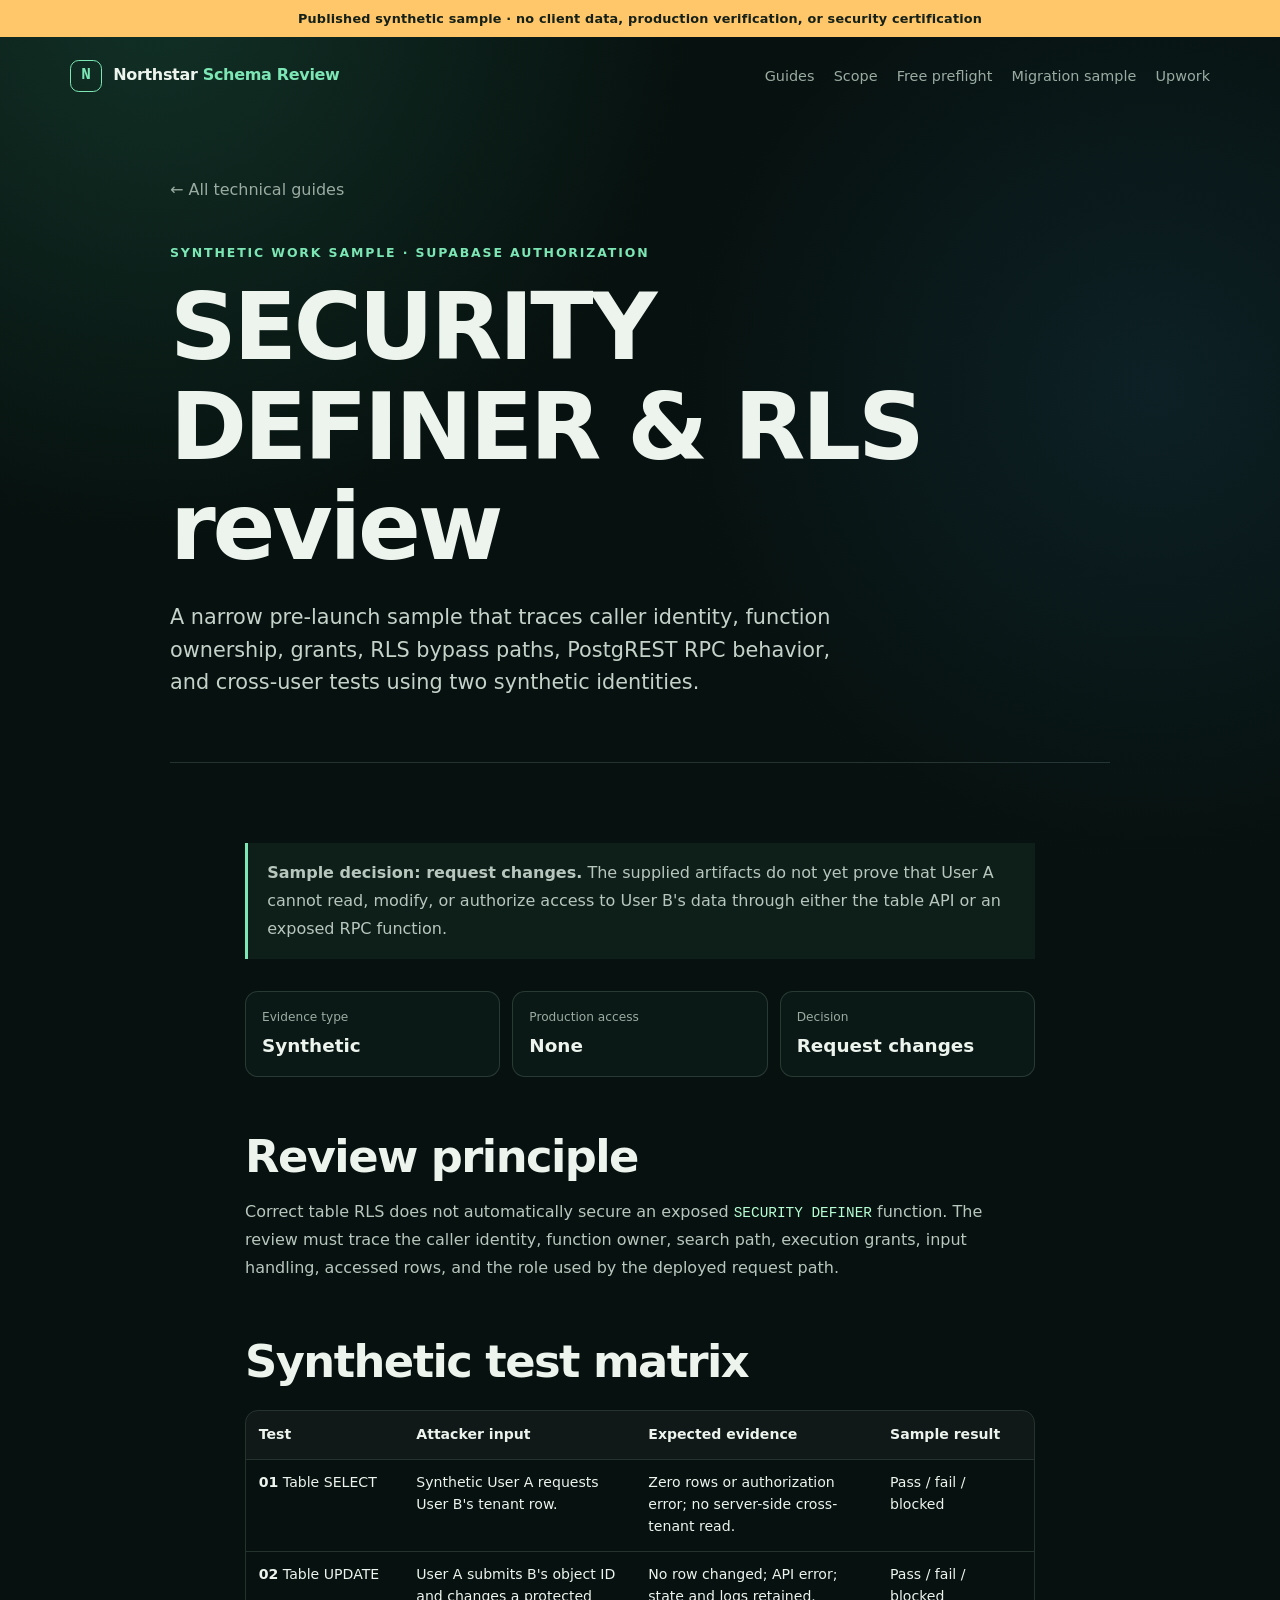
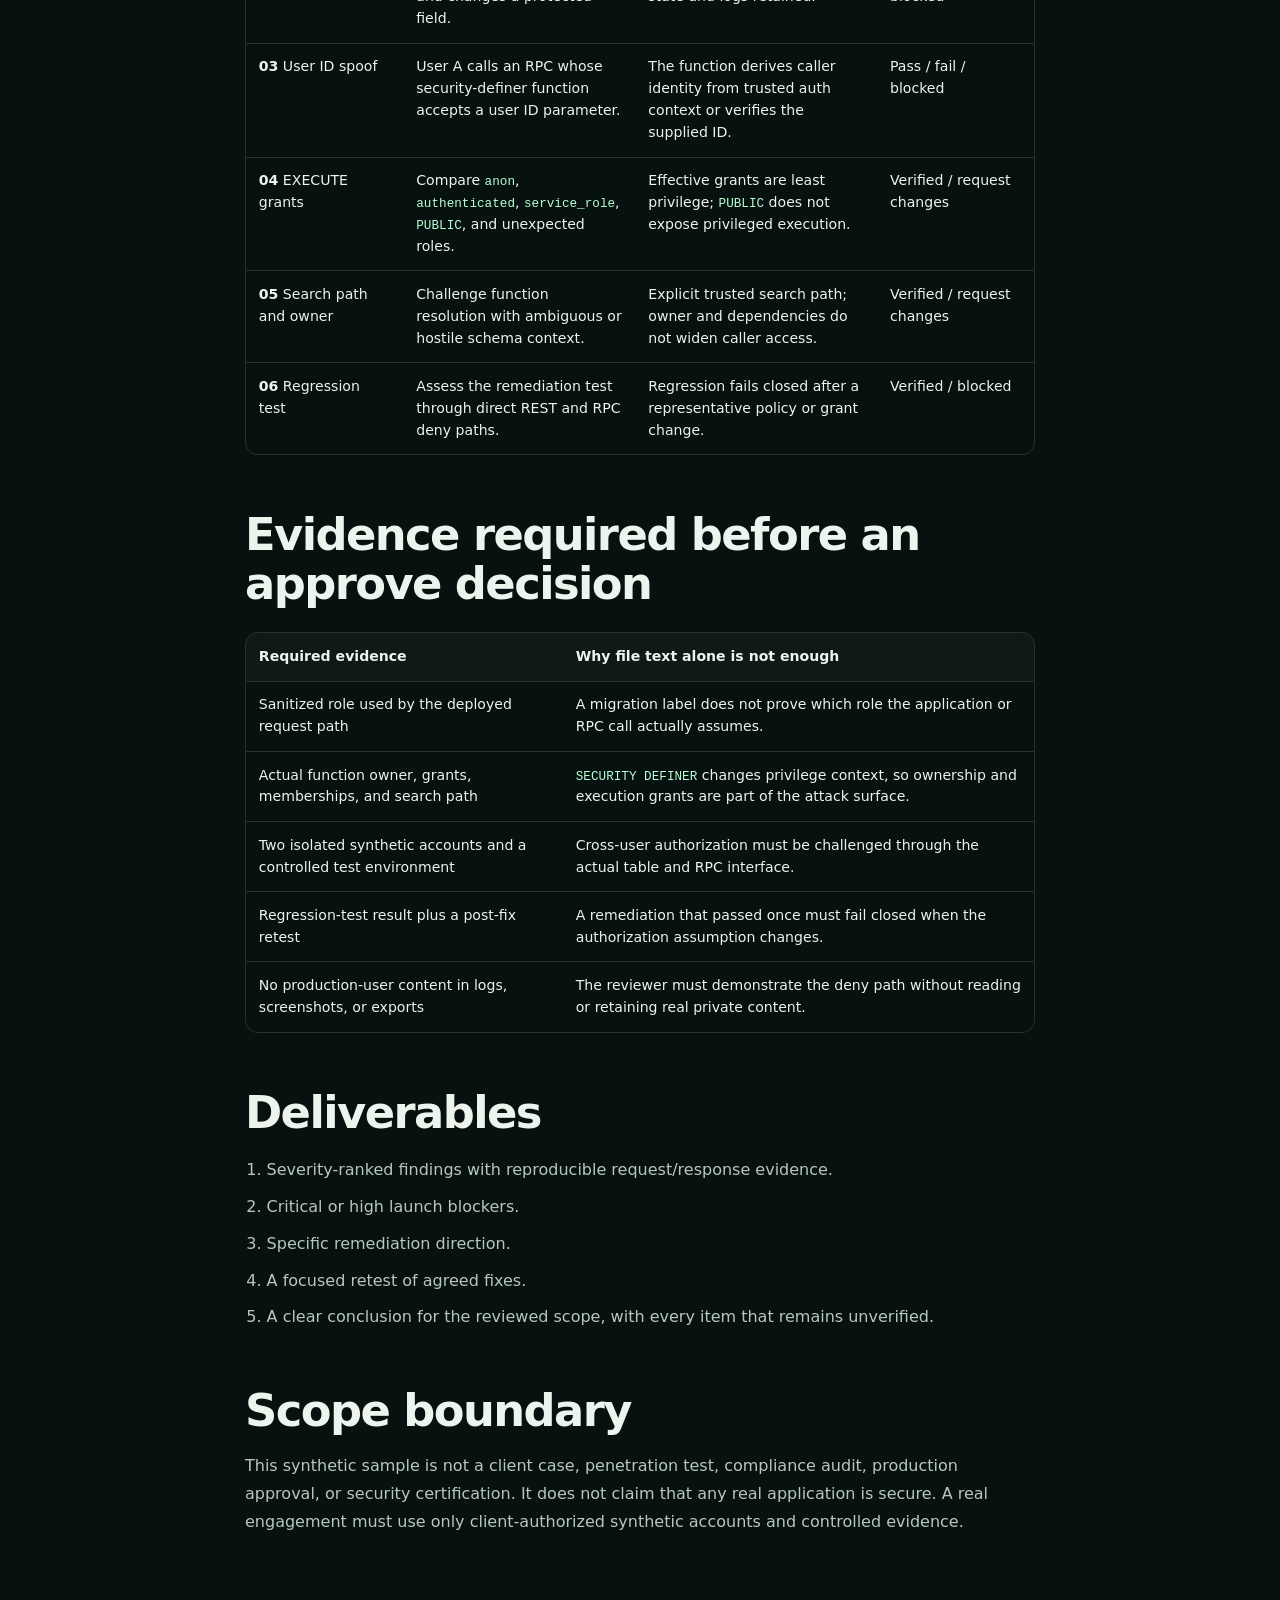
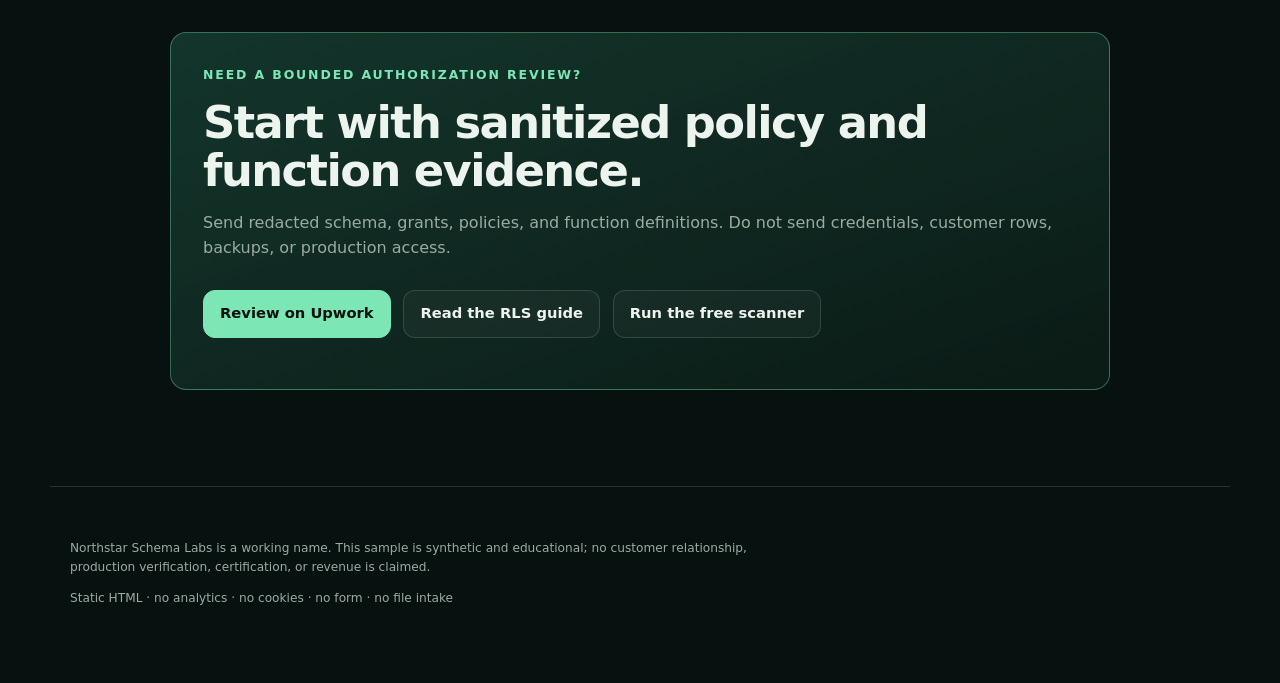
<file: supabase-rls-sample-report.html>
<!doctype html>
<html lang="en">
<head>
  <meta charset="utf-8">
  <meta name="viewport" content="width=device-width, initial-scale=1">
  <meta name="color-scheme" content="dark">
  <meta name="description" content="Synthetic Supabase SECURITY DEFINER and RLS review sample showing tenant-isolation tests, grants, function identity, evidence states, and remediation gates.">
  <meta name="robots" content="index,follow,max-image-preview:large">
  <link rel="canonical" href="https://a0920103307-droid.github.io/northstar-schema-review-site/supabase-rls-sample-report.html">
  <meta property="og:type" content="article">
  <meta property="og:site_name" content="Northstar Schema Review">
  <meta property="og:title" content="Synthetic Supabase SECURITY DEFINER & RLS Review">
  <meta property="og:description" content="A file-only review sample built around two synthetic identities, explicit evidence states, and a fail-closed launch decision.">
  <meta property="og:url" content="https://a0920103307-droid.github.io/northstar-schema-review-site/supabase-rls-sample-report.html">
  <meta name="twitter:card" content="summary">
  <meta name="twitter:title" content="Synthetic Supabase SECURITY DEFINER & RLS Review">
  <meta name="twitter:description" content="A file-only review sample built around two synthetic identities, explicit evidence states, and a fail-closed launch decision.">
  <title>Supabase SECURITY DEFINER &amp; RLS Review Sample | Northstar Schema Review</title>
  <link rel="stylesheet" href="styles.css">
  <link rel="stylesheet" href="article.css">
  <script type="application/ld+json">
  {
    "@context": "https://schema.org",
    "@type": "TechArticle",
    "headline": "Synthetic Supabase SECURITY DEFINER and RLS Review",
    "description": "A synthetic file-only review sample covering grants, function identity, RLS bypass paths, PostgREST RPC behavior, and cross-user tests.",
    "datePublished": "2026-11-16",
    "dateModified": "2026-11-16",
    "mainEntityOfPage": "https://a0920103307-droid.github.io/northstar-schema-review-site/supabase-rls-sample-report.html",
    "author": {
      "@type": "Organization",
      "name": "Northstar Schema Labs (working name)"
    }
  }
  </script>
</head>
<body>
  <div class="draft-banner" role="status">
    Published synthetic sample · no client data, production verification, or security certification
  </div>
  <header class="site-header">
    <a class="brand" href="index.html" aria-label="Northstar Schema Review home">
      <span class="brand-mark" aria-hidden="true">N</span>
      <span>Northstar <em>Schema Review</em></span>
    </a>
    <nav aria-label="Primary">
      <a href="writing.html">Guides</a>
      <a href="index.html#scope">Scope</a>
      <a href="preflight.html">Free preflight</a>
      <a href="sample-report.html">Migration sample</a>
      <a href="https://www.upwork.com/services/product/2121960555841830491">Upwork</a>
    </nav>
  </header>

  <main class="article-shell">
    <a class="back-link" href="writing.html">← All technical guides</a>
    <article>
      <header class="article-head">
        <p class="eyebrow">Synthetic work sample · Supabase authorization</p>
        <h1>SECURITY DEFINER &amp; RLS review</h1>
        <p class="lede">A narrow pre-launch sample that traces caller identity, function ownership, grants, RLS bypass paths, PostgREST RPC behavior, and cross-user tests using two synthetic identities.</p>
      </header>

      <div class="article-body">
        <blockquote>
          <p><strong>Sample decision: request changes.</strong> The supplied artifacts do not yet prove that User A cannot read, modify, or authorize access to User B's data through either the table API or an exposed RPC function.</p>
        </blockquote>

        <div class="sample-meta" aria-label="Synthetic sample attributes">
          <div><span>Evidence type</span><strong>Synthetic</strong></div>
          <div><span>Production access</span><strong>None</strong></div>
          <div><span>Decision</span><strong>Request changes</strong></div>
        </div>

        <h2>Review principle</h2>
        <p>Correct table RLS does not automatically secure an exposed <code>SECURITY DEFINER</code> function. The review must trace the caller identity, function owner, search path, execution grants, input handling, accessed rows, and the role used by the deployed request path.</p>

        <h2>Synthetic test matrix</h2>
        <div class="table-wrap">
          <table>
            <thead>
              <tr><th>Test</th><th>Attacker input</th><th>Expected evidence</th><th>Sample result</th></tr>
            </thead>
            <tbody>
              <tr><td><strong>01</strong> Table SELECT</td><td>Synthetic User A requests User B's tenant row.</td><td>Zero rows or authorization error; no server-side cross-tenant read.</td><td>Pass / fail / blocked</td></tr>
              <tr><td><strong>02</strong> Table UPDATE</td><td>User A submits B's object ID and changes a protected field.</td><td>No row changed; API error; state and logs retained.</td><td>Pass / fail / blocked</td></tr>
              <tr><td><strong>03</strong> User ID spoof</td><td>User A calls an RPC whose security-definer function accepts a user ID parameter.</td><td>The function derives caller identity from trusted auth context or verifies the supplied ID.</td><td>Pass / fail / blocked</td></tr>
              <tr><td><strong>04</strong> EXECUTE grants</td><td>Compare <code>anon</code>, <code>authenticated</code>, <code>service_role</code>, <code>PUBLIC</code>, and unexpected roles.</td><td>Effective grants are least privilege; <code>PUBLIC</code> does not expose privileged execution.</td><td>Verified / request changes</td></tr>
              <tr><td><strong>05</strong> Search path and owner</td><td>Challenge function resolution with ambiguous or hostile schema context.</td><td>Explicit trusted search path; owner and dependencies do not widen caller access.</td><td>Verified / request changes</td></tr>
              <tr><td><strong>06</strong> Regression test</td><td>Assess the remediation test through direct REST and RPC deny paths.</td><td>Regression fails closed after a representative policy or grant change.</td><td>Verified / blocked</td></tr>
            </tbody>
          </table>
        </div>

        <h2>Evidence required before an approve decision</h2>
        <div class="table-wrap">
          <table>
            <thead>
              <tr><th>Required evidence</th><th>Why file text alone is not enough</th></tr>
            </thead>
            <tbody>
              <tr><td>Sanitized role used by the deployed request path</td><td>A migration label does not prove which role the application or RPC call actually assumes.</td></tr>
              <tr><td>Actual function owner, grants, memberships, and search path</td><td><code>SECURITY DEFINER</code> changes privilege context, so ownership and execution grants are part of the attack surface.</td></tr>
              <tr><td>Two isolated synthetic accounts and a controlled test environment</td><td>Cross-user authorization must be challenged through the actual table and RPC interface.</td></tr>
              <tr><td>Regression-test result plus a post-fix retest</td><td>A remediation that passed once must fail closed when the authorization assumption changes.</td></tr>
              <tr><td>No production-user content in logs, screenshots, or exports</td><td>The reviewer must demonstrate the deny path without reading or retaining real private content.</td></tr>
            </tbody>
          </table>
        </div>

        <h2>Deliverables</h2>
        <ol>
          <li>Severity-ranked findings with reproducible request/response evidence.</li>
          <li>Critical or high launch blockers.</li>
          <li>Specific remediation direction.</li>
          <li>A focused retest of agreed fixes.</li>
          <li>A clear conclusion for the reviewed scope, with every item that remains unverified.</li>
        </ol>

        <h2>Scope boundary</h2>
        <p>This synthetic sample is not a client case, penetration test, compliance audit, production approval, or security certification. It does not claim that any real application is secure. A real engagement must use only client-authorized synthetic accounts and controlled evidence.</p>
      </div>

      <aside class="article-cta">
        <p class="eyebrow">Need a bounded authorization review?</p>
        <h2>Start with sanitized policy and function evidence.</h2>
        <p>Send redacted schema, grants, policies, and function definitions. Do not send credentials, customer rows, backups, or production access.</p>
        <div class="hero-actions">
          <a class="button primary" href="https://www.upwork.com/services/product/2121960555841830491">Review on Upwork</a>
          <a class="button secondary" href="supabase-rls-migration-review-without-production-access.html">Read the RLS guide</a>
          <a class="button secondary" href="preflight.html">Run the free scanner</a>
        </div>
      </aside>
    </article>
  </main>

  <footer>
    <p>Northstar Schema Labs is a working name. This sample is synthetic and educational; no customer relationship, production verification, certification, or revenue is claimed.</p>
    <p>Static HTML · no analytics · no cookies · no form · no file intake</p>
  </footer>
</body>
</html>
</file>
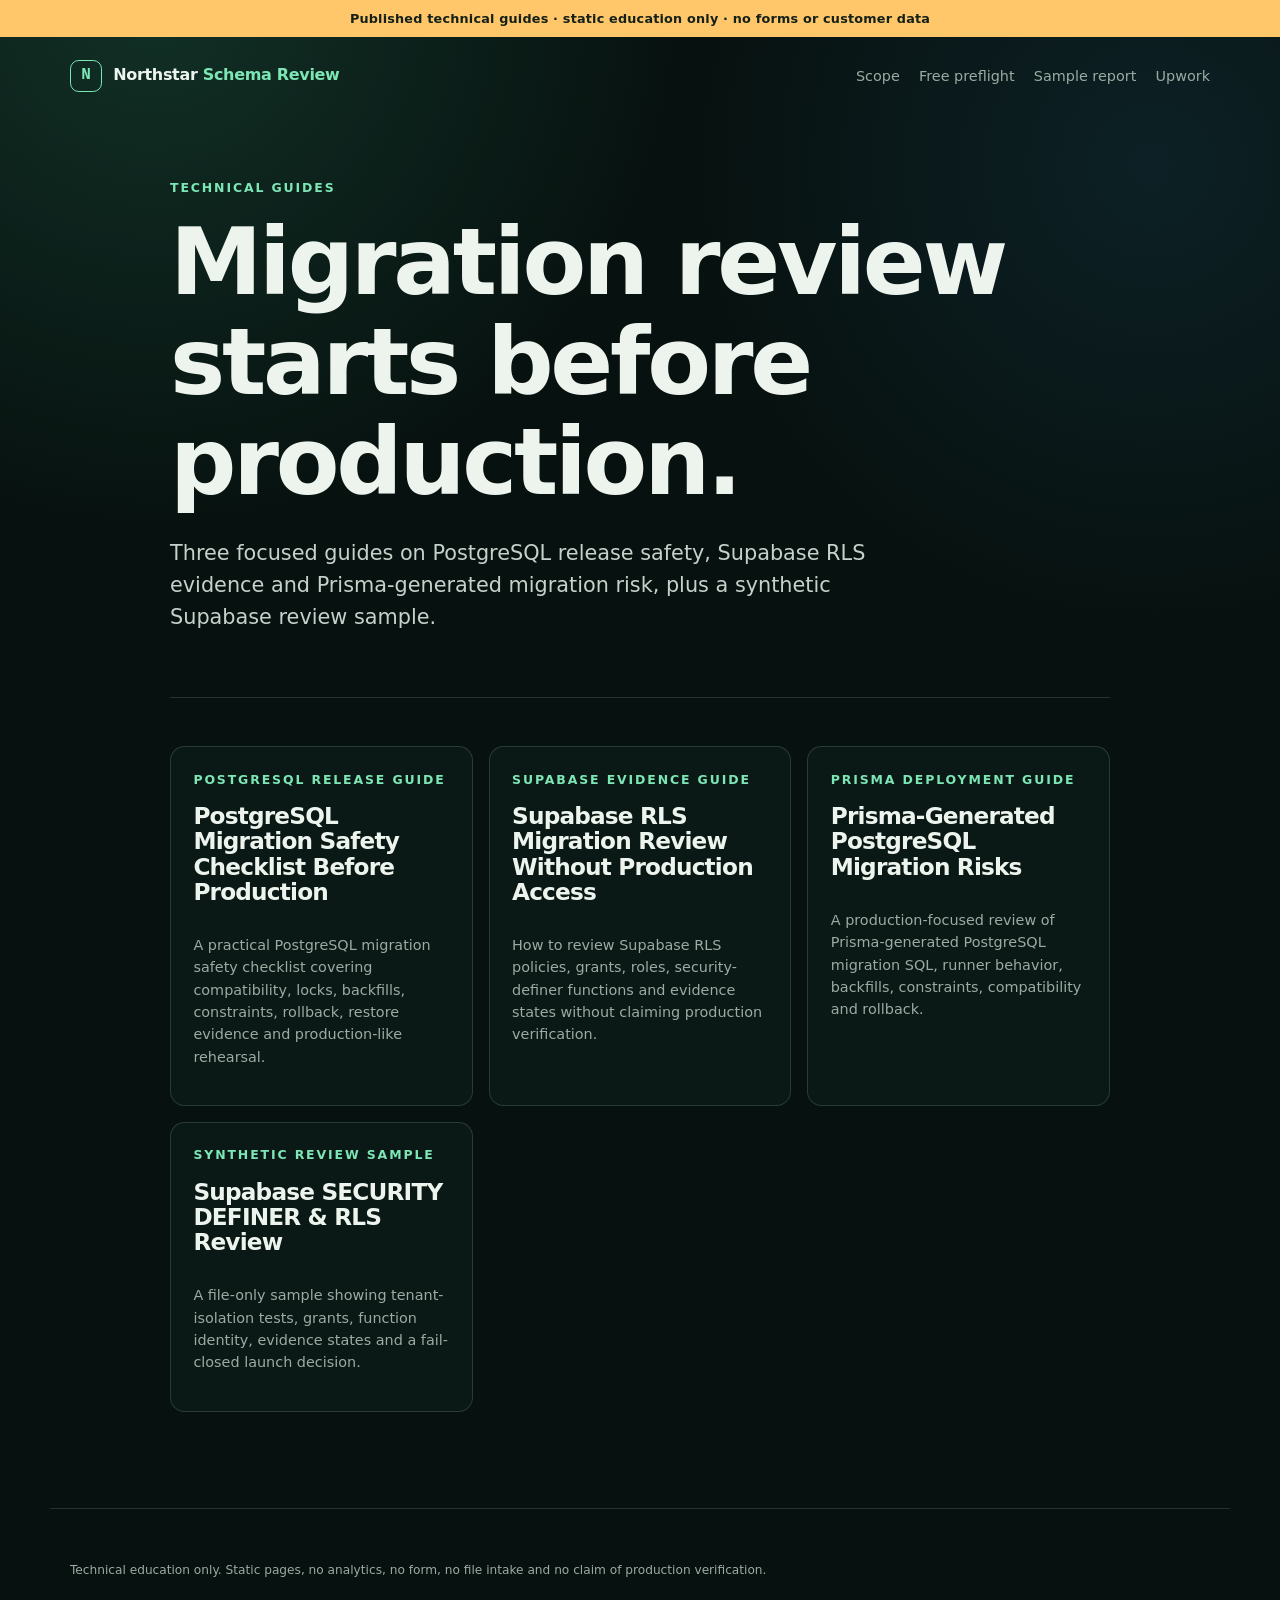
<file: writing.html>
<!doctype html>
<html lang="en">
<head>
  <meta charset="utf-8">
  <meta name="viewport" content="width=device-width, initial-scale=1">
  <meta name="color-scheme" content="dark">
  <meta name="description" content="Technical guides for safer PostgreSQL, Supabase RLS and Prisma migration reviews.">
  <meta name="robots" content="index,follow,max-image-preview:large">
  <link rel="canonical" href="https://a0920103307-droid.github.io/northstar-schema-review-site/writing.html">
  <meta property="og:type" content="website">
  <meta property="og:site_name" content="Northstar Schema Review">
  <meta property="og:title" content="PostgreSQL, Supabase and Prisma Migration Guides">
  <meta property="og:description" content="Practical guides to migration compatibility, Supabase RLS evidence, and Prisma-generated PostgreSQL risks.">
  <meta property="og:url" content="https://a0920103307-droid.github.io/northstar-schema-review-site/writing.html">
  <meta name="twitter:card" content="summary">
  <meta name="twitter:title" content="PostgreSQL, Supabase and Prisma Migration Guides">
  <meta name="twitter:description" content="Practical guides to migration compatibility, Supabase RLS evidence, and Prisma-generated PostgreSQL risks.">
  <title>PostgreSQL, Supabase and Prisma migration guides | Northstar Schema Review</title>
  <link rel="stylesheet" href="styles.css">
  <link rel="stylesheet" href="article.css">
  <script type="application/ld+json">
  {
    "@context": "https://schema.org",
    "@type": "CollectionPage",
    "name": "PostgreSQL, Supabase and Prisma migration guides",
    "url": "https://a0920103307-droid.github.io/northstar-schema-review-site/writing.html",
    "description": "Practical guides to migration compatibility, Supabase RLS evidence, and Prisma-generated PostgreSQL risks.",
    "isPartOf": {
      "@type": "WebSite",
      "url": "https://a0920103307-droid.github.io/northstar-schema-review-site/"
    }
  }
  </script>
</head>
<body>
  <div class="draft-banner" role="status">Published technical guides · static education only · no forms or customer data</div>
  <header class="site-header">
    <a class="brand" href="index.html" aria-label="Northstar Schema Review home">
      <span class="brand-mark" aria-hidden="true">N</span>
      <span>Northstar <em>Schema Review</em></span>
    </a>
    <nav aria-label="Primary">
      <a href="index.html#scope">Scope</a>
      <a href="preflight.html">Free preflight</a>
      <a href="sample-report.html">Sample report</a>
      <a href="https://www.upwork.com/services/product/2121960555841830491">Upwork</a>
    </nav>
  </header>
  <main class="guide-shell">
    <header class="article-head">
      <p class="eyebrow">Technical guides</p>
      <h1>Migration review starts before production.</h1>
      <p class="lede">Three focused guides on PostgreSQL release safety, Supabase RLS evidence and Prisma-generated migration risk, plus a synthetic Supabase review sample.</p>
    </header>
    <section class="guide-grid" aria-label="Technical guides">
      <article class="guide-card">
  <p class="eyebrow">PostgreSQL release guide</p>
  <h2><a href="postgresql-migration-safety-checklist.html">PostgreSQL Migration Safety Checklist Before Production</a></h2>
  <p>A practical PostgreSQL migration safety checklist covering compatibility, locks, backfills, constraints, rollback, restore evidence and production-like rehearsal.</p>
</article>
<article class="guide-card">
  <p class="eyebrow">Supabase evidence guide</p>
  <h2><a href="supabase-rls-migration-review-without-production-access.html">Supabase RLS Migration Review Without Production Access</a></h2>
  <p>How to review Supabase RLS policies, grants, roles, security-definer functions and evidence states without claiming production verification.</p>
</article>
<article class="guide-card">
  <p class="eyebrow">Prisma deployment guide</p>
  <h2><a href="prisma-postgresql-migration-risks.html">Prisma-Generated PostgreSQL Migration Risks</a></h2>
  <p>A production-focused review of Prisma-generated PostgreSQL migration SQL, runner behavior, backfills, constraints, compatibility and rollback.</p>
</article>
<article class="guide-card">
  <p class="eyebrow">Synthetic review sample</p>
  <h2><a href="supabase-rls-sample-report.html">Supabase SECURITY DEFINER &amp; RLS Review</a></h2>
  <p>A file-only sample showing tenant-isolation tests, grants, function identity, evidence states and a fail-closed launch decision.</p>
</article>
    </section>
  </main>
  <footer>
    <p>Technical education only. Static pages, no analytics, no form, no file intake and no claim of production verification.</p>
  </footer>
</body>
</html>
</file>
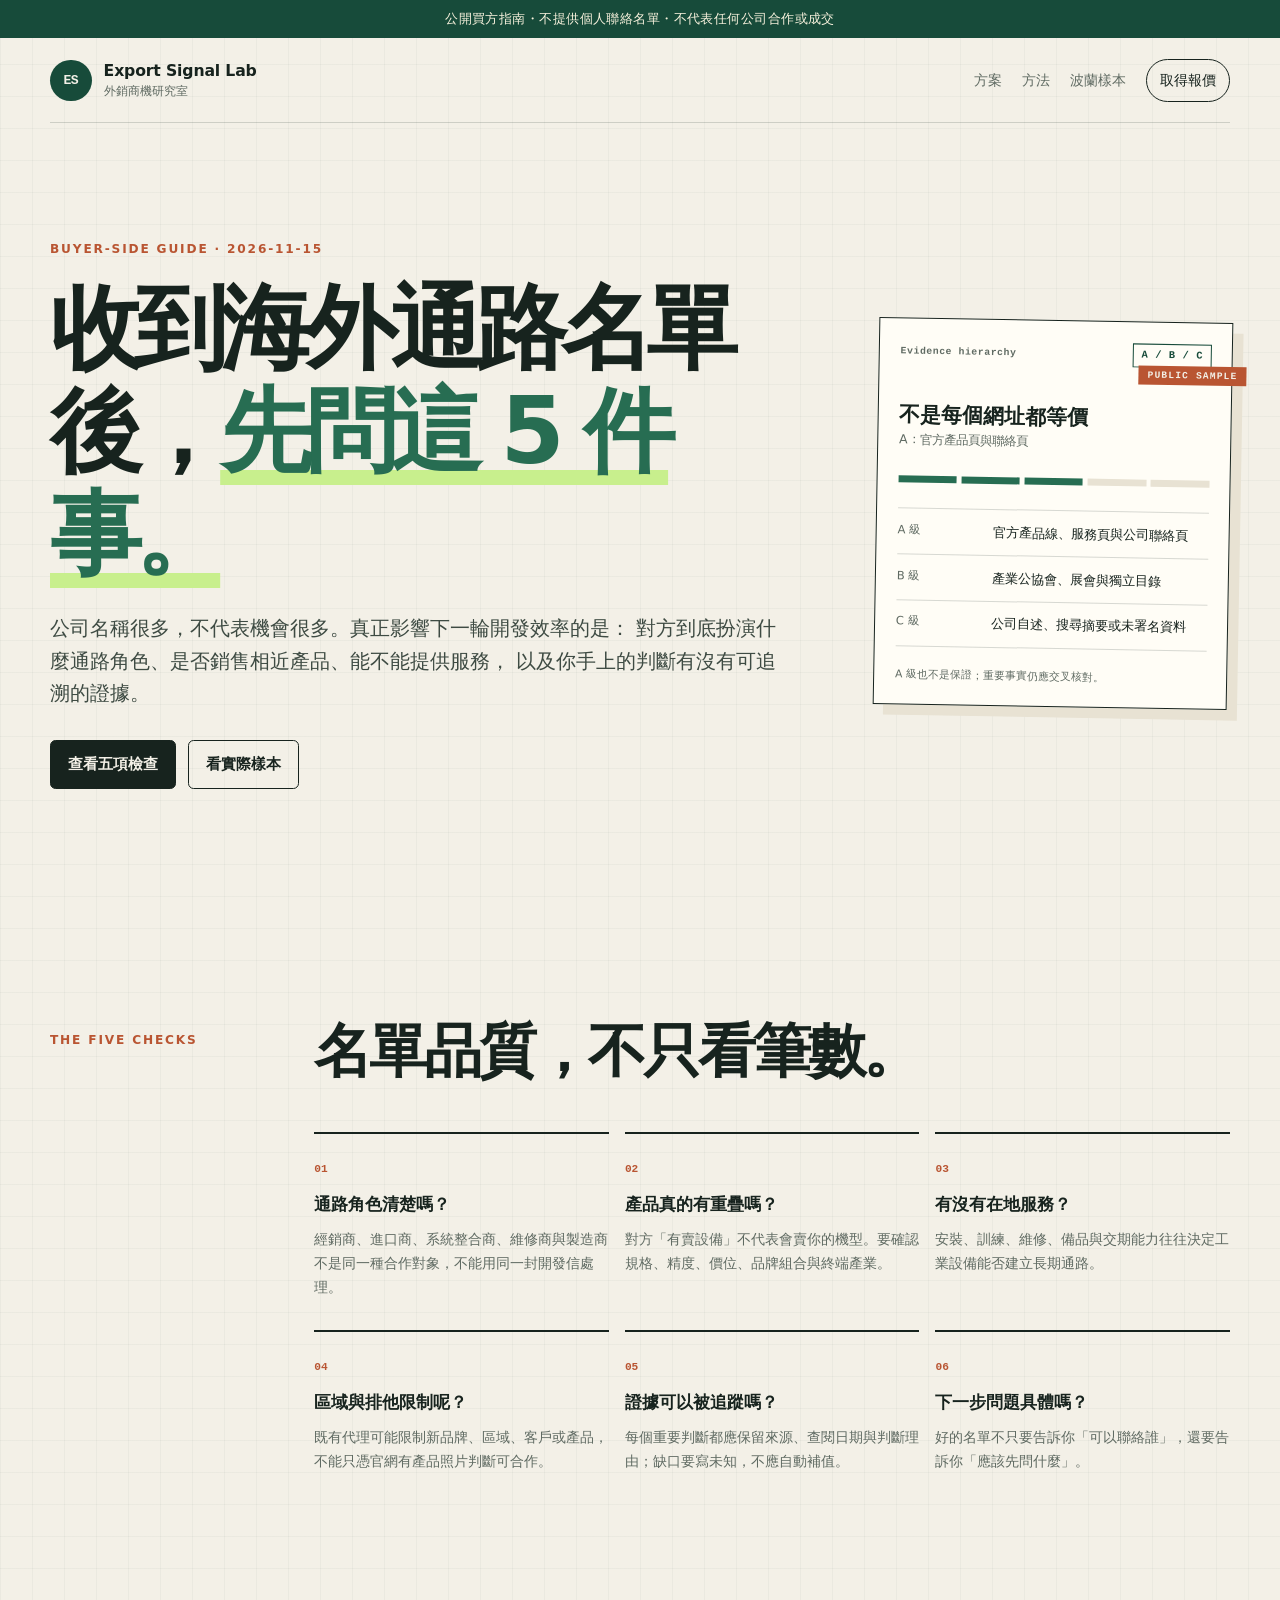
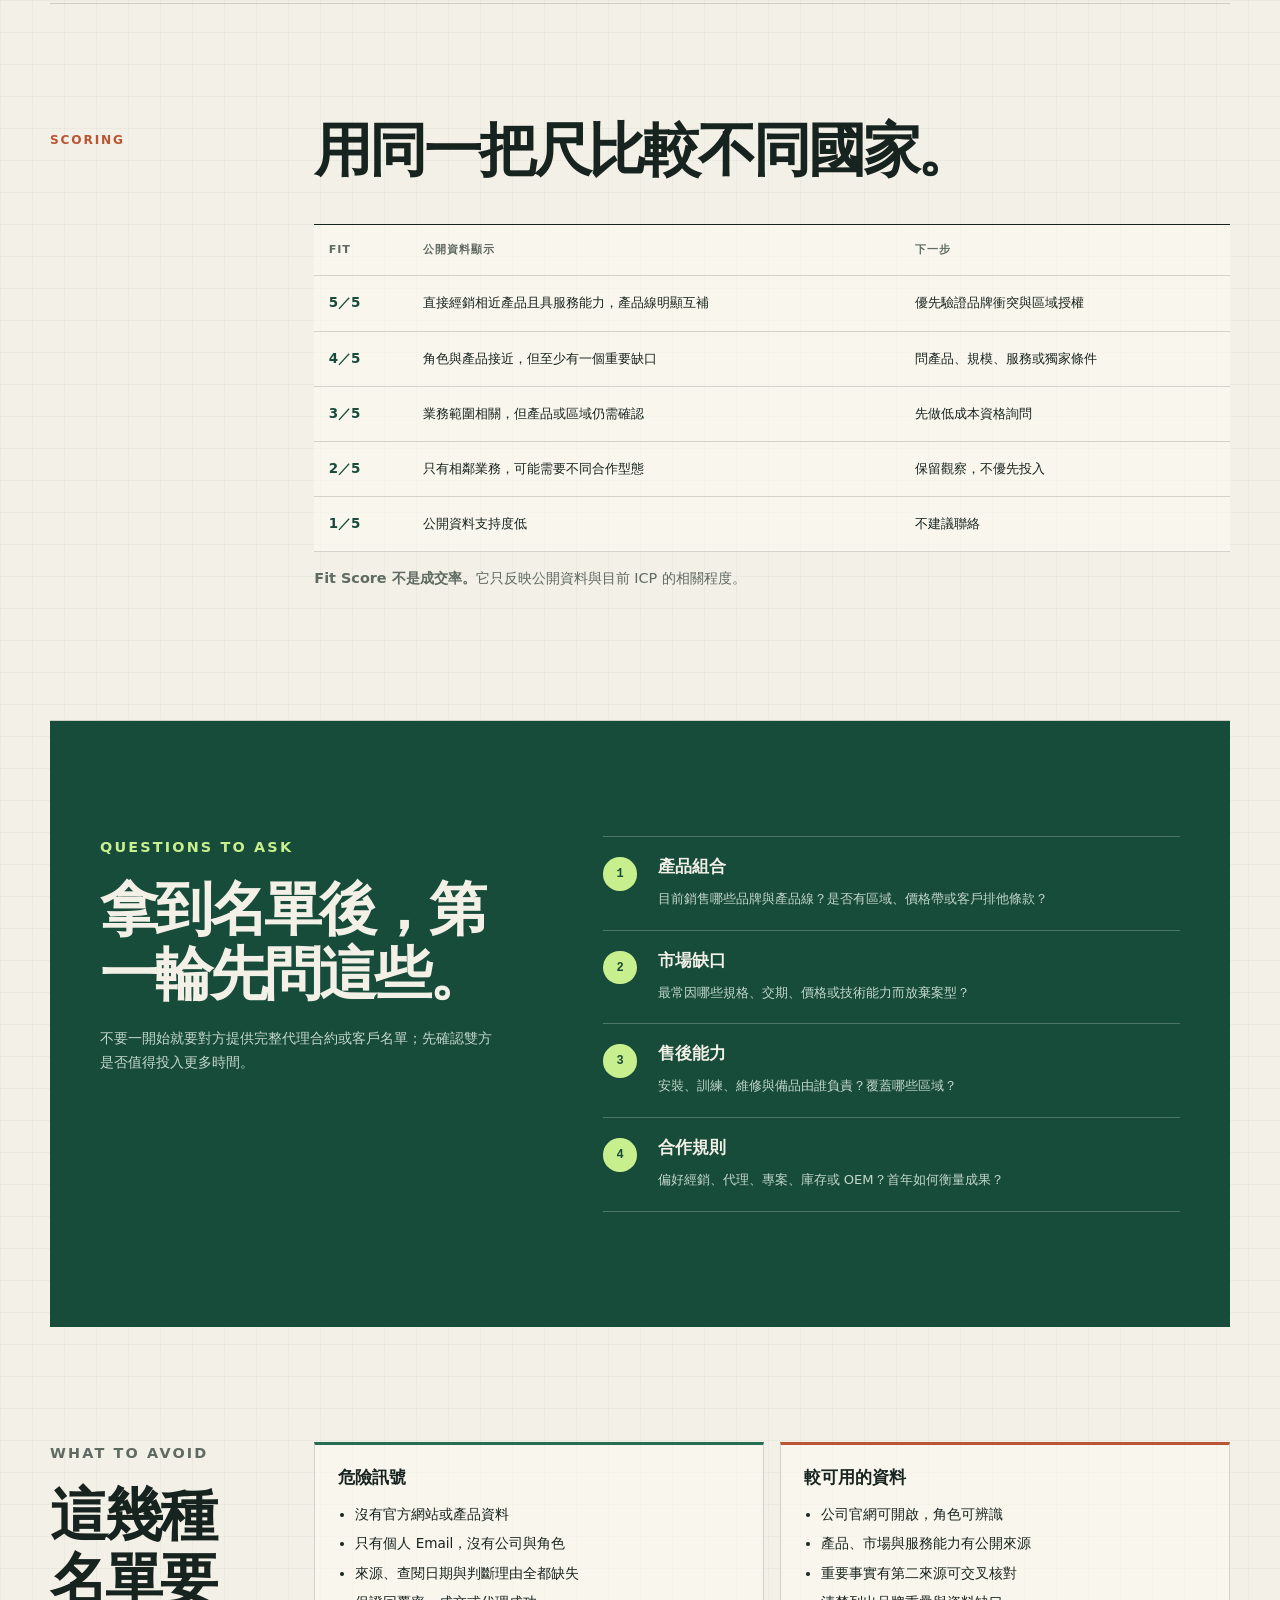
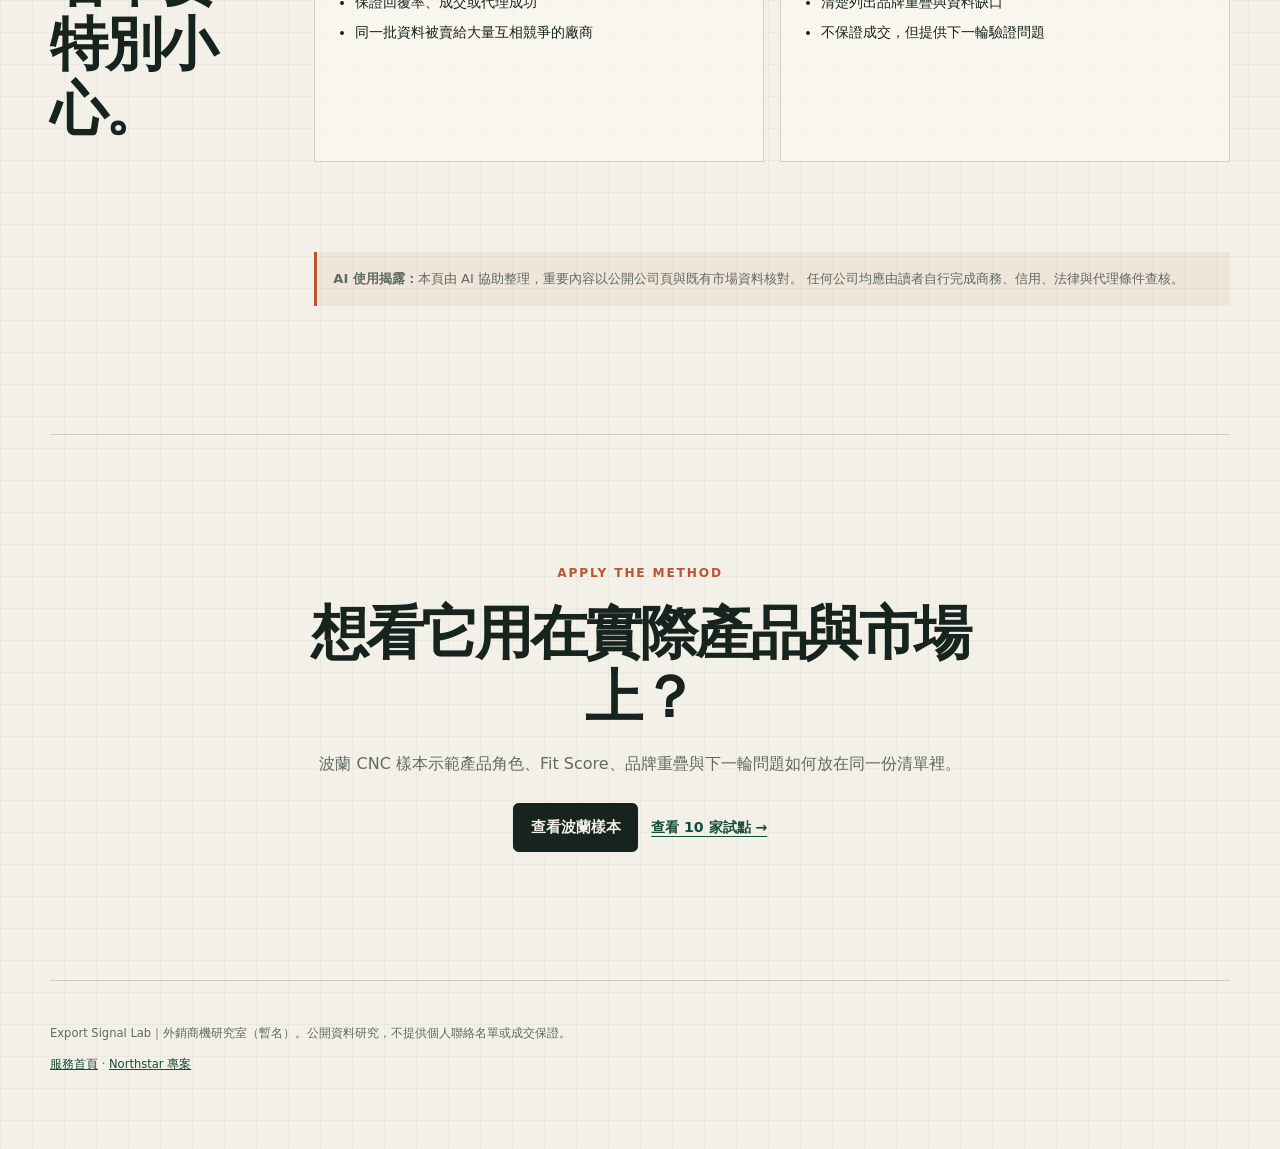
<file: export-research/guide.html>
<!doctype html>
<html lang="zh-Hant">
<head>
  <meta charset="utf-8">
  <meta name="viewport" content="width=device-width, initial-scale=1">
  <meta name="color-scheme" content="light">
  <meta name="description" content="評估海外經銷商名單的五個問題：通路角色、產品重疊、服務能力、區域覆蓋與證據品質。">
  <link rel="canonical" href="https://a0920103307-droid.github.io/northstar-schema-review-site/export-research/guide.html">
  <title>海外經銷商名單怎麼評估｜Export Signal Lab</title>
  <link rel="stylesheet" href="styles.css">
</head>
<body>
  <a class="skip-link" href="#main">跳至主要內容</a>
  <div class="notice" role="status">
    公開買方指南・不提供個人聯絡名單・不代表任何公司合作或成交
  </div>

  <header class="site-header">
    <a class="brand" href="index.html" aria-label="Export Signal Lab 首頁">
      <span class="brand-mark" aria-hidden="true">ES</span>
      <span class="brand-copy">
        <strong>Export Signal Lab</strong>
        <small>外銷商機研究室</small>
      </span>
    </a>
    <nav aria-label="主要導覽">
      <a href="index.html#offer">方案</a>
      <a href="index.html#method">方法</a>
      <a href="sample.html">波蘭樣本</a>
      <a class="nav-cta" href="index.html#contact">取得報價</a>
    </nav>
  </header>

  <main id="main">
    <section class="hero article-hero">
      <div class="hero-copy">
        <p class="eyebrow">Buyer-side guide · 2026-11-15</p>
        <h1>收到海外通路名單後，<span>先問這 5 件事。</span></h1>
        <p class="lede">
          公司名稱很多，不代表機會很多。真正影響下一輪開發效率的是：
          對方到底扮演什麼通路角色、是否銷售相近產品、能不能提供服務，
          以及你手上的判斷有沒有可追溯的證據。
        </p>
        <div class="actions">
          <a class="button primary" href="#questions">查看五項檢查</a>
          <a class="button secondary" href="sample.html">看實際樣本</a>
        </div>
      </div>
      <aside class="signal-card">
        <div class="signal-head"><span>Evidence hierarchy</span><span class="tag">A / B / C</span></div>
        <p class="company">不是每個網址都等價</p>
        <p class="location">A：官方產品頁與聯絡頁</p>
        <div class="signal-meter" aria-hidden="true"><span></span><span></span><span></span><span class="empty"></span><span class="empty"></span></div>
        <dl>
          <div><dt>A 級</dt><dd>官方產品線、服務頁與公司聯絡頁</dd></div>
          <div><dt>B 級</dt><dd>產業公協會、展會與獨立目錄</dd></div>
          <div><dt>C 級</dt><dd>公司自述、搜尋摘要或未署名資料</dd></div>
        </dl>
        <p class="fine-print">A 級也不是保證；重要事實仍應交叉核對。</p>
      </aside>
    </section>

    <section id="questions" class="problem">
      <div class="section-label">THE FIVE CHECKS</div>
      <div class="problem-copy">
        <h2>名單品質，不只看筆數。</h2>
        <div class="problem-grid">
          <article>
            <span>01</span>
            <h3>通路角色清楚嗎？</h3>
            <p>經銷商、進口商、系統整合商、維修商與製造商不是同一種合作對象，不能用同一封開發信處理。</p>
          </article>
          <article>
            <span>02</span>
            <h3>產品真的有重疊嗎？</h3>
            <p>對方「有賣設備」不代表會賣你的機型。要確認規格、精度、價位、品牌組合與終端產業。</p>
          </article>
          <article>
            <span>03</span>
            <h3>有沒有在地服務？</h3>
            <p>安裝、訓練、維修、備品與交期能力往往決定工業設備能否建立長期通路。</p>
          </article>
          <article>
            <span>04</span>
            <h3>區域與排他限制呢？</h3>
            <p>既有代理可能限制新品牌、區域、客戶或產品，不能只憑官網有產品照片判斷可合作。</p>
          </article>
          <article>
            <span>05</span>
            <h3>證據可以被追蹤嗎？</h3>
            <p>每個重要判斷都應保留來源、查閱日期與判斷理由；缺口要寫未知，不應自動補值。</p>
          </article>
          <article>
            <span>06</span>
            <h3>下一步問題具體嗎？</h3>
            <p>好的名單不只要告訴你「可以聯絡誰」，還要告訴你「應該先問什麼」。</p>
          </article>
        </div>
      </div>
    </section>

    <section class="deliverable">
      <div class="section-label">SCORING</div>
      <div>
        <h2>用同一把尺比較不同國家。</h2>
        <div class="table-wrap">
          <table>
            <thead><tr><th>Fit</th><th>公開資料顯示</th><th>下一步</th></tr></thead>
            <tbody>
              <tr><td>5／5</td><td>直接經銷相近產品且具服務能力，產品線明顯互補</td><td>優先驗證品牌衝突與區域授權</td></tr>
              <tr><td>4／5</td><td>角色與產品接近，但至少有一個重要缺口</td><td>問產品、規模、服務或獨家條件</td></tr>
              <tr><td>3／5</td><td>業務範圍相關，但產品或區域仍需確認</td><td>先做低成本資格詢問</td></tr>
              <tr><td>2／5</td><td>只有相鄰業務，可能需要不同合作型態</td><td>保留觀察，不優先投入</td></tr>
              <tr><td>1／5</td><td>公開資料支持度低</td><td>不建議聯絡</td></tr>
            </tbody>
          </table>
        </div>
        <p class="proof-line"><strong>Fit Score 不是成交率。</strong>它只反映公開資料與目前 ICP 的相關程度。</p>
      </div>
    </section>

    <section class="method">
      <div>
        <p class="eyebrow">Questions to ask</p>
        <h2>拿到名單後，第一輪先問這些。</h2>
        <p>不要一開始就要對方提供完整代理合約或客戶名單；先確認雙方是否值得投入更多時間。</p>
      </div>
      <ol class="steps">
        <li><span>1</span><div><h3>產品組合</h3><p>目前銷售哪些品牌與產品線？是否有區域、價格帶或客戶排他條款？</p></div></li>
        <li><span>2</span><div><h3>市場缺口</h3><p>最常因哪些規格、交期、價格或技術能力而放棄案型？</p></div></li>
        <li><span>3</span><div><h3>售後能力</h3><p>安裝、訓練、維修與備品由誰負責？覆蓋哪些區域？</p></div></li>
        <li><span>4</span><div><h3>合作規則</h3><p>偏好經銷、代理、專案、庫存或 OEM？首年如何衡量成果？</p></div></li>
      </ol>
    </section>

    <section class="limits">
      <div>
        <p class="eyebrow">What to avoid</p>
        <h2>這幾種名單要特別小心。</h2>
      </div>
      <div class="limit-grid">
        <div>
          <h3>危險訊號</h3>
          <ul>
            <li>沒有官方網站或產品資料</li>
            <li>只有個人 Email，沒有公司與角色</li>
            <li>來源、查閱日期與判斷理由全都缺失</li>
            <li>保證回覆率、成交或代理成功</li>
            <li>同一批資料被賣給大量互相競爭的廠商</li>
          </ul>
        </div>
        <div>
          <h3>較可用的資料</h3>
          <ul>
            <li>公司官網可開啟，角色可辨識</li>
            <li>產品、市場與服務能力有公開來源</li>
            <li>重要事實有第二來源可交叉核對</li>
            <li>清楚列出品牌重疊與資料缺口</li>
            <li>不保證成交，但提供下一輪驗證問題</li>
          </ul>
        </div>
      </div>
      <p class="disclosure">
        <strong>AI 使用揭露：</strong>本頁由 AI 協助整理，重要內容以公開公司頁與既有市場資料核對。
        任何公司均應由讀者自行完成商務、信用、法律與代理條件查核。
      </p>
    </section>

    <section class="contact">
      <p class="eyebrow">Apply the method</p>
      <h2>想看它用在實際產品與市場上？</h2>
      <p>波蘭 CNC 樣本示範產品角色、Fit Score、品牌重疊與下一輪問題如何放在同一份清單裡。</p>
      <div class="contact-actions">
        <a class="button primary" href="sample.html">查看波蘭樣本</a>
        <a class="text-link" href="index.html#offer">查看 10 家試點 →</a>
      </div>
    </section>
  </main>

  <footer>
    <p>Export Signal Lab｜外銷商機研究室（暫名）。公開資料研究，不提供個人聯絡名單或成交保證。</p>
    <p><a href="index.html">服務首頁</a> · <a href="../">Northstar 專案</a></p>
  </footer>
</body>
</html>
</file>
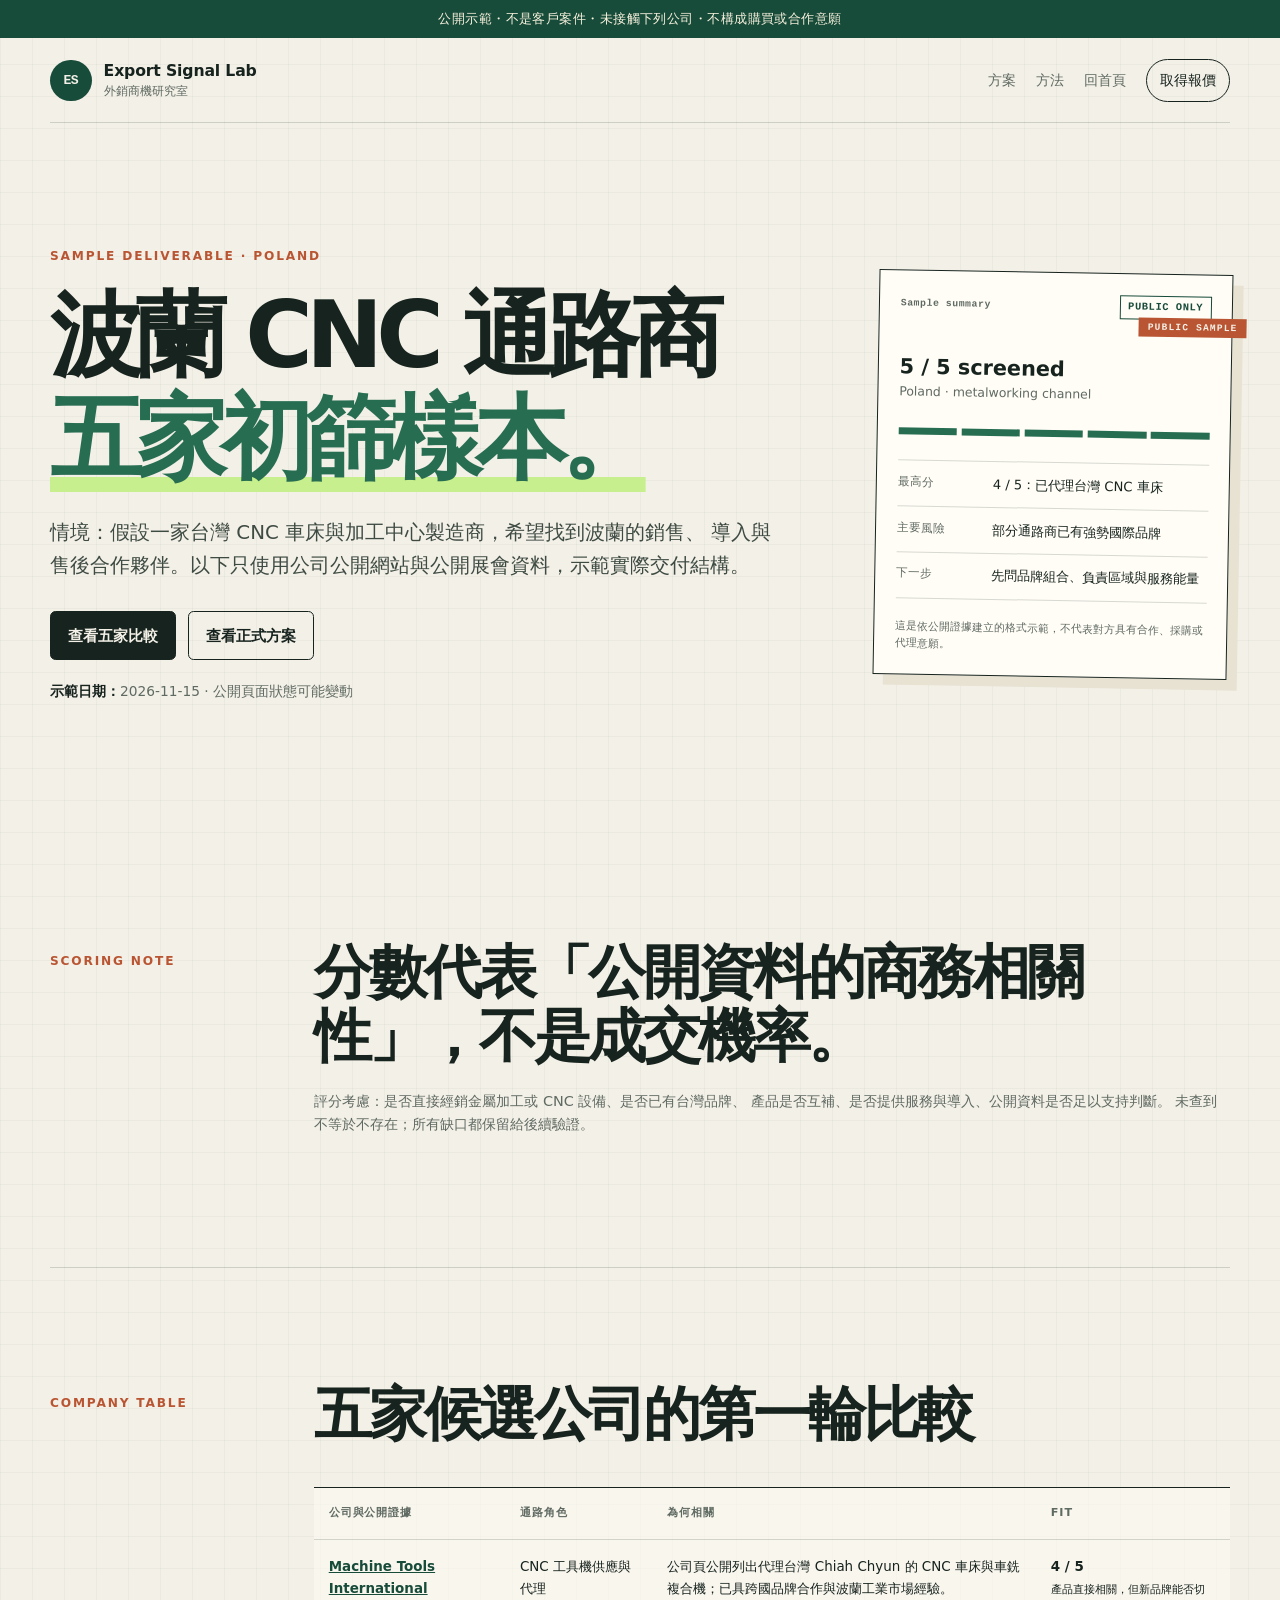
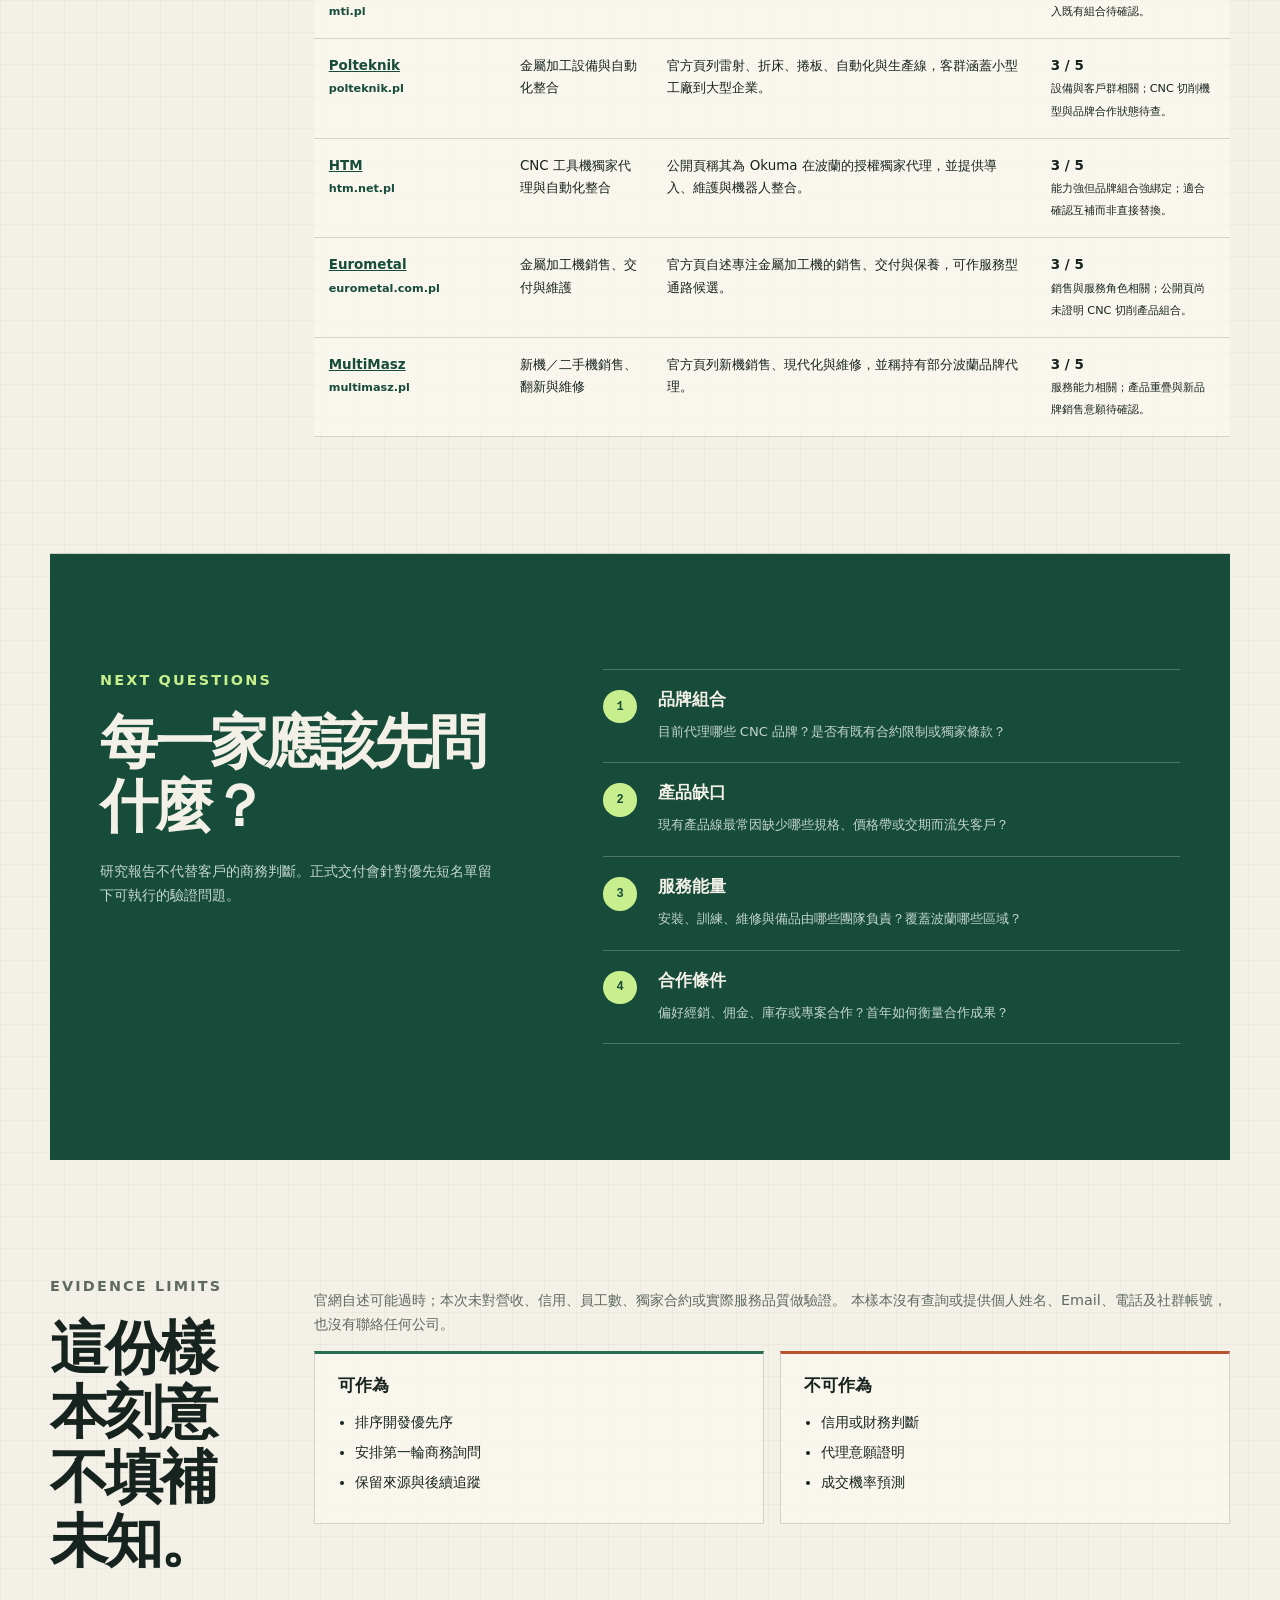
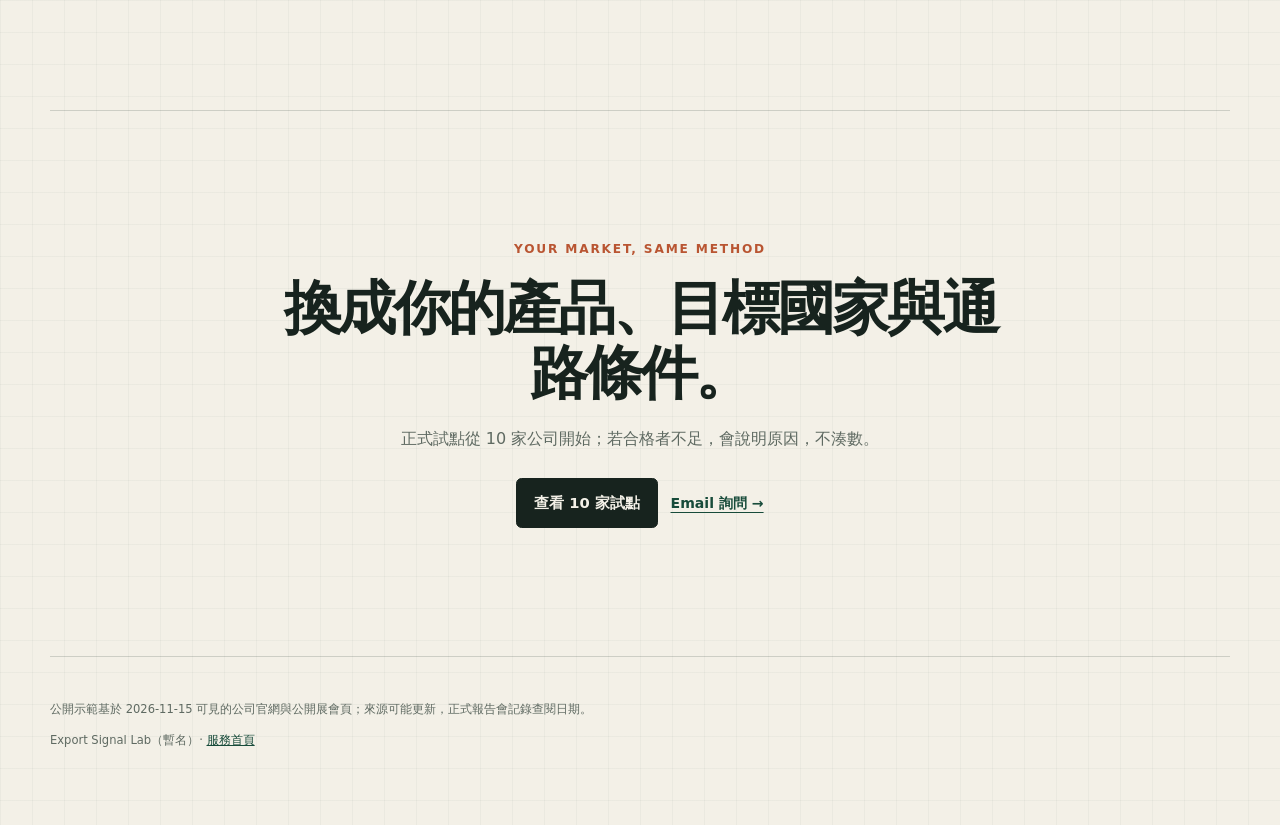
<file: export-research/sample.html>
<!doctype html>
<html lang="zh-Hant">
<head>
  <meta charset="utf-8">
  <meta name="viewport" content="width=device-width, initial-scale=1">
  <meta name="color-scheme" content="light">
  <meta name="description" content="Export Signal Lab 公開樣本：五家波蘭 CNC 工具機通路商的資料結構、Fit Score 與來源。">
  <link rel="canonical" href="https://a0920103307-droid.github.io/northstar-schema-review-site/export-research/sample.html">
  <title>波蘭 CNC 通路商樣本｜Export Signal Lab</title>
  <link rel="stylesheet" href="styles.css">
</head>
<body>
  <a class="skip-link" href="#main">跳至主要內容</a>
  <div class="notice" role="status">
    公開示範・不是客戶案件・未接觸下列公司・不構成購買或合作意願
  </div>

  <header class="site-header">
    <a class="brand" href="index.html" aria-label="Export Signal Lab 首頁">
      <span class="brand-mark" aria-hidden="true">ES</span>
      <span class="brand-copy">
        <strong>Export Signal Lab</strong>
        <small>外銷商機研究室</small>
      </span>
    </a>
    <nav aria-label="主要導覽">
      <a href="index.html#offer">方案</a>
      <a href="index.html#method">方法</a>
      <a href="index.html">回首頁</a>
      <a class="nav-cta" href="index.html#contact">取得報價</a>
    </nav>
  </header>

  <main id="main">
    <section class="hero sample-hero">
      <div class="hero-copy">
        <p class="eyebrow">Sample deliverable · Poland</p>
        <h1>波蘭 CNC 通路商<span>五家初篩樣本。</span></h1>
        <p class="lede">
          情境：假設一家台灣 CNC 車床與加工中心製造商，希望找到波蘭的銷售、
          導入與售後合作夥伴。以下只使用公司公開網站與公開展會資料，示範實際交付結構。
        </p>
        <div class="actions">
          <a class="button primary" href="#company-table">查看五家比較</a>
          <a class="button secondary" href="index.html#offer">查看正式方案</a>
        </div>
        <p class="proof"><strong>示範日期：</strong>2026-11-15 · 公開頁面狀態可能變動</p>
      </div>
      <aside class="signal-card">
        <div class="signal-head"><span>Sample summary</span><span class="tag">PUBLIC ONLY</span></div>
        <p class="company">5 / 5 screened</p>
        <p class="location">Poland · metalworking channel</p>
        <div class="signal-meter" aria-hidden="true"><span></span><span></span><span></span><span></span><span></span></div>
        <dl>
          <div><dt>最高分</dt><dd>4 / 5：已代理台灣 CNC 車床</dd></div>
          <div><dt>主要風險</dt><dd>部分通路商已有強勢國際品牌</dd></div>
          <div><dt>下一步</dt><dd>先問品牌組合、負責區域與服務能量</dd></div>
        </dl>
        <p class="fine-print">這是依公開證據建立的格式示範，不代表對方具有合作、採購或代理意願。</p>
      </aside>
    </section>

    <section class="deliverable">
      <div class="section-label">SCORING NOTE</div>
      <div>
        <h2>分數代表「公開資料的商務相關性」，不是成交機率。</h2>
        <p>
          評分考慮：是否直接經銷金屬加工或 CNC 設備、是否已有台灣品牌、
          產品是否互補、是否提供服務與導入、公開資料是否足以支持判斷。
          未查到不等於不存在；所有缺口都保留給後續驗證。
        </p>
      </div>
    </section>

    <section id="company-table" class="deliverable">
      <div class="section-label">COMPANY TABLE</div>
      <div>
        <h2>五家候選公司的第一輪比較</h2>
        <div class="table-wrap">
          <table>
            <thead>
              <tr>
                <th>公司與公開證據</th>
                <th>通路角色</th>
                <th>為何相關</th>
                <th>Fit</th>
              </tr>
            </thead>
            <tbody>
              <tr>
                <td><a href="https://www.mti.pl/o-nas-en"><strong>Machine Tools International</strong></a><br><small>mti.pl</small></td>
                <td>CNC 工具機供應與代理</td>
                <td>公司頁公開列出代理台灣 Chiah Chyun 的 CNC 車床與車銑複合機；已具跨國品牌合作與波蘭工業市場經驗。</td>
                <td><strong>4 / 5</strong><br><small>產品直接相關，但新品牌能否切入既有組合待確認。</small></td>
              </tr>
              <tr>
                <td><a href="https://www.polteknik.pl/en/"><strong>Polteknik</strong></a><br><small>polteknik.pl</small></td>
                <td>金屬加工設備與自動化整合</td>
                <td>官方頁列雷射、折床、捲板、自動化與生產線，客群涵蓋小型工廠到大型企業。</td>
                <td><strong>3 / 5</strong><br><small>設備與客戶群相關；CNC 切削機型與品牌合作狀態待查。</small></td>
              </tr>
              <tr>
                <td><a href="https://htm.net.pl/en/about-the-company"><strong>HTM</strong></a><br><small>htm.net.pl</small></td>
                <td>CNC 工具機獨家代理與自動化整合</td>
                <td>公開頁稱其為 Okuma 在波蘭的授權獨家代理，並提供導入、維護與機器人整合。</td>
                <td><strong>3 / 5</strong><br><small>能力強但品牌組合強綁定；適合確認互補而非直接替換。</small></td>
              </tr>
              <tr>
                <td><a href="https://eurometal.com.pl/en"><strong>Eurometal</strong></a><br><small>eurometal.com.pl</small></td>
                <td>金屬加工機銷售、交付與維護</td>
                <td>官方頁自述專注金屬加工機的銷售、交付與保養，可作服務型通路候選。</td>
                <td><strong>3 / 5</strong><br><small>銷售與服務角色相關；公開頁尚未證明 CNC 切削產品組合。</small></td>
              </tr>
              <tr>
                <td><a href="https://www.multimasz.pl/en/"><strong>MultiMasz</strong></a><br><small>multimasz.pl</small></td>
                <td>新機／二手機銷售、翻新與維修</td>
                <td>官方頁列新機銷售、現代化與維修，並稱持有部分波蘭品牌代理。</td>
                <td><strong>3 / 5</strong><br><small>服務能力相關；產品重疊與新品牌銷售意願待確認。</small></td>
              </tr>
            </tbody>
          </table>
        </div>
      </div>
    </section>

    <section class="method">
      <div>
        <p class="eyebrow">Next questions</p>
        <h2>每一家應該先問什麼？</h2>
        <p>研究報告不代替客戶的商務判斷。正式交付會針對優先短名單留下可執行的驗證問題。</p>
      </div>
      <ol class="steps">
        <li><span>1</span><div><h3>品牌組合</h3><p>目前代理哪些 CNC 品牌？是否有既有合約限制或獨家條款？</p></div></li>
        <li><span>2</span><div><h3>產品缺口</h3><p>現有產品線最常因缺少哪些規格、價格帶或交期而流失客戶？</p></div></li>
        <li><span>3</span><div><h3>服務能量</h3><p>安裝、訓練、維修與備品由哪些團隊負責？覆蓋波蘭哪些區域？</p></div></li>
        <li><span>4</span><div><h3>合作條件</h3><p>偏好經銷、佣金、庫存或專案合作？首年如何衡量合作成果？</p></div></li>
      </ol>
    </section>

    <section class="limits">
      <div>
        <p class="eyebrow">Evidence limits</p>
        <h2>這份樣本刻意不填補未知。</h2>
      </div>
      <div>
        <p>
          官網自述可能過時；本次未對營收、信用、員工數、獨家合約或實際服務品質做驗證。
          本樣本沒有查詢或提供個人姓名、Email、電話及社群帳號，也沒有聯絡任何公司。
        </p>
        <div class="limit-grid">
          <div><h3>可作為</h3><ul><li>排序開發優先序</li><li>安排第一輪商務詢問</li><li>保留來源與後續追蹤</li></ul></div>
          <div><h3>不可作為</h3><ul><li>信用或財務判斷</li><li>代理意願證明</li><li>成交機率預測</li></ul></div>
        </div>
      </div>
    </section>

    <section class="contact">
      <p class="eyebrow">Your market, same method</p>
      <h2>換成你的產品、目標國家與通路條件。</h2>
      <p>正式試點從 10 家公司開始；若合格者不足，會說明原因，不湊數。</p>
      <div class="contact-actions">
        <a class="button primary" href="index.html#offer">查看 10 家試點</a>
        <a class="text-link" href="mailto:A0920103307@gmail.com?subject=Export%20Signal%20Lab%20%E6%B3%A2%E8%98%AD%E6%A8%A3%E6%9C%AC%E8%A9%A2%E5%95%8F">Email 詢問 →</a>
      </div>
    </section>
  </main>

  <footer>
    <p>公開示範基於 2026-11-15 可見的公司官網與公開展會頁；來源可能更新，正式報告會記錄查閱日期。</p>
    <p>Export Signal Lab（暫名）· <a href="index.html">服務首頁</a></p>
  </footer>
</body>
</html>
</file>
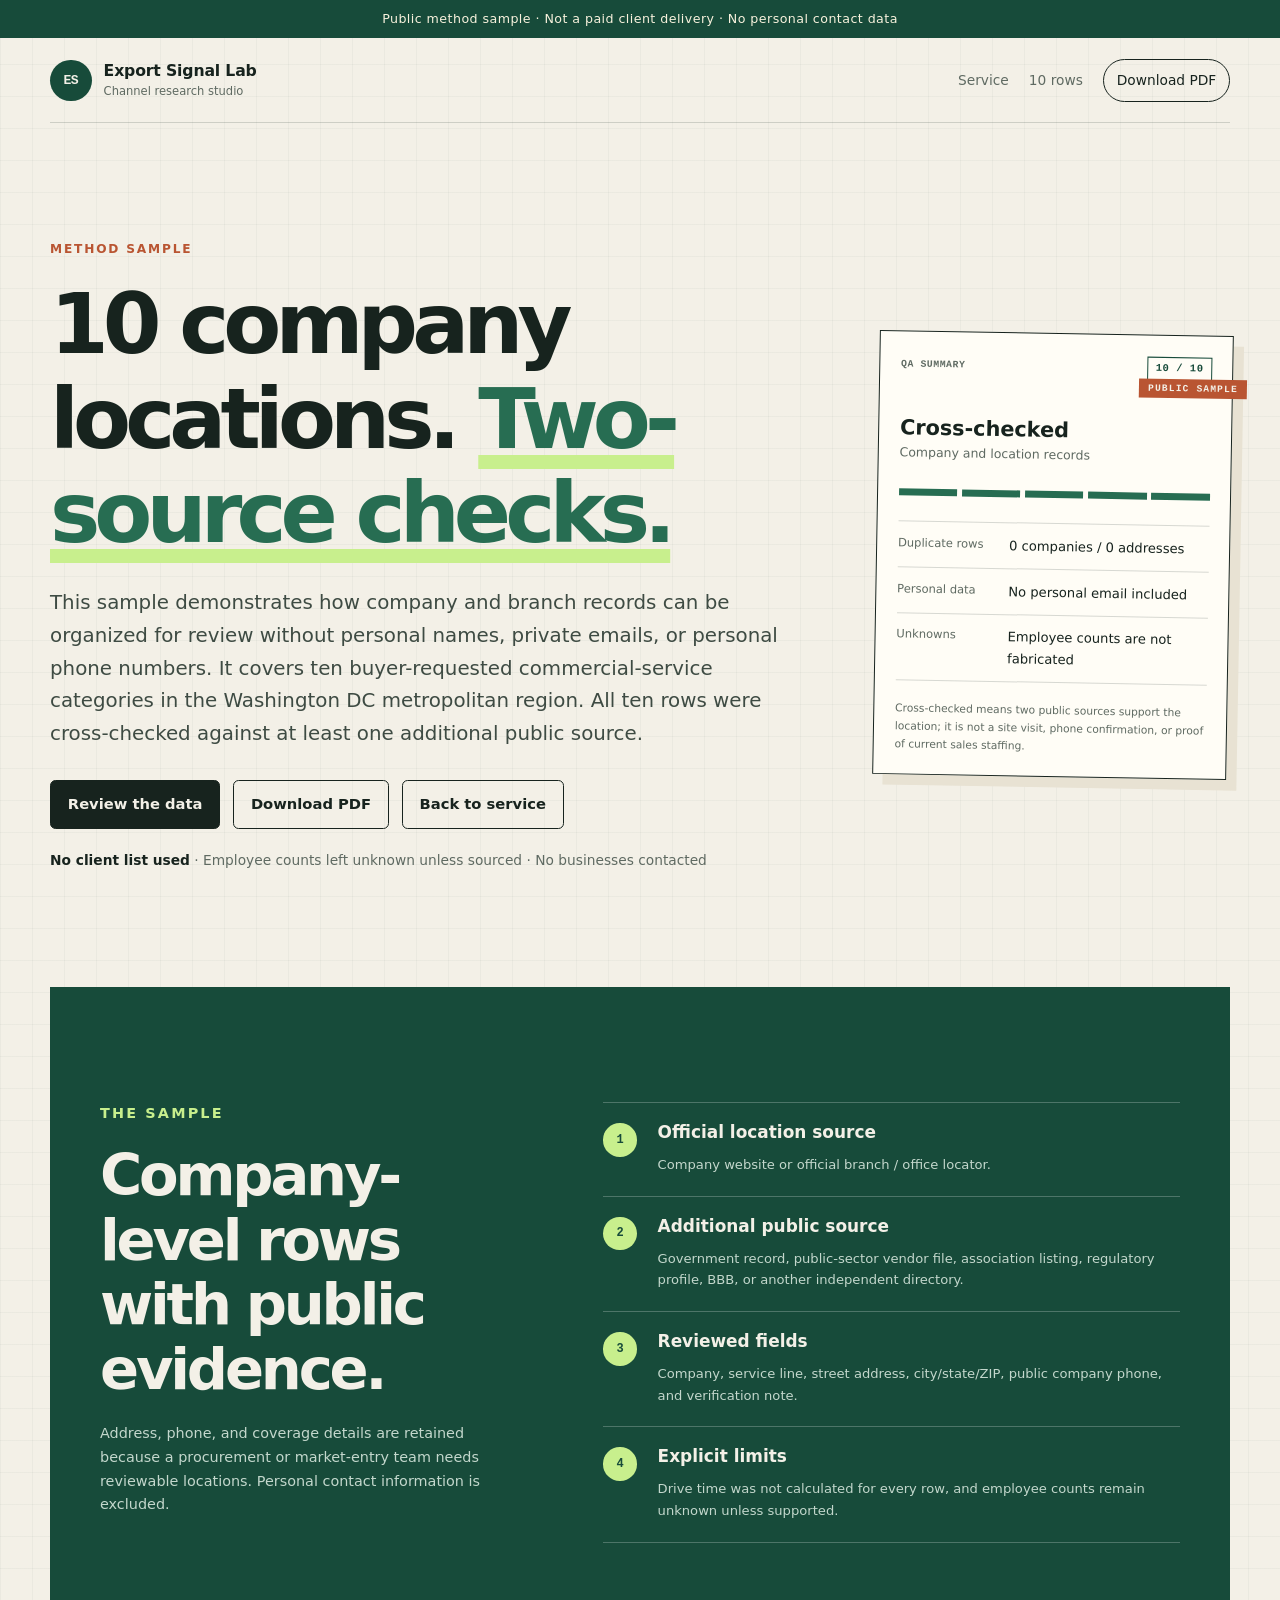
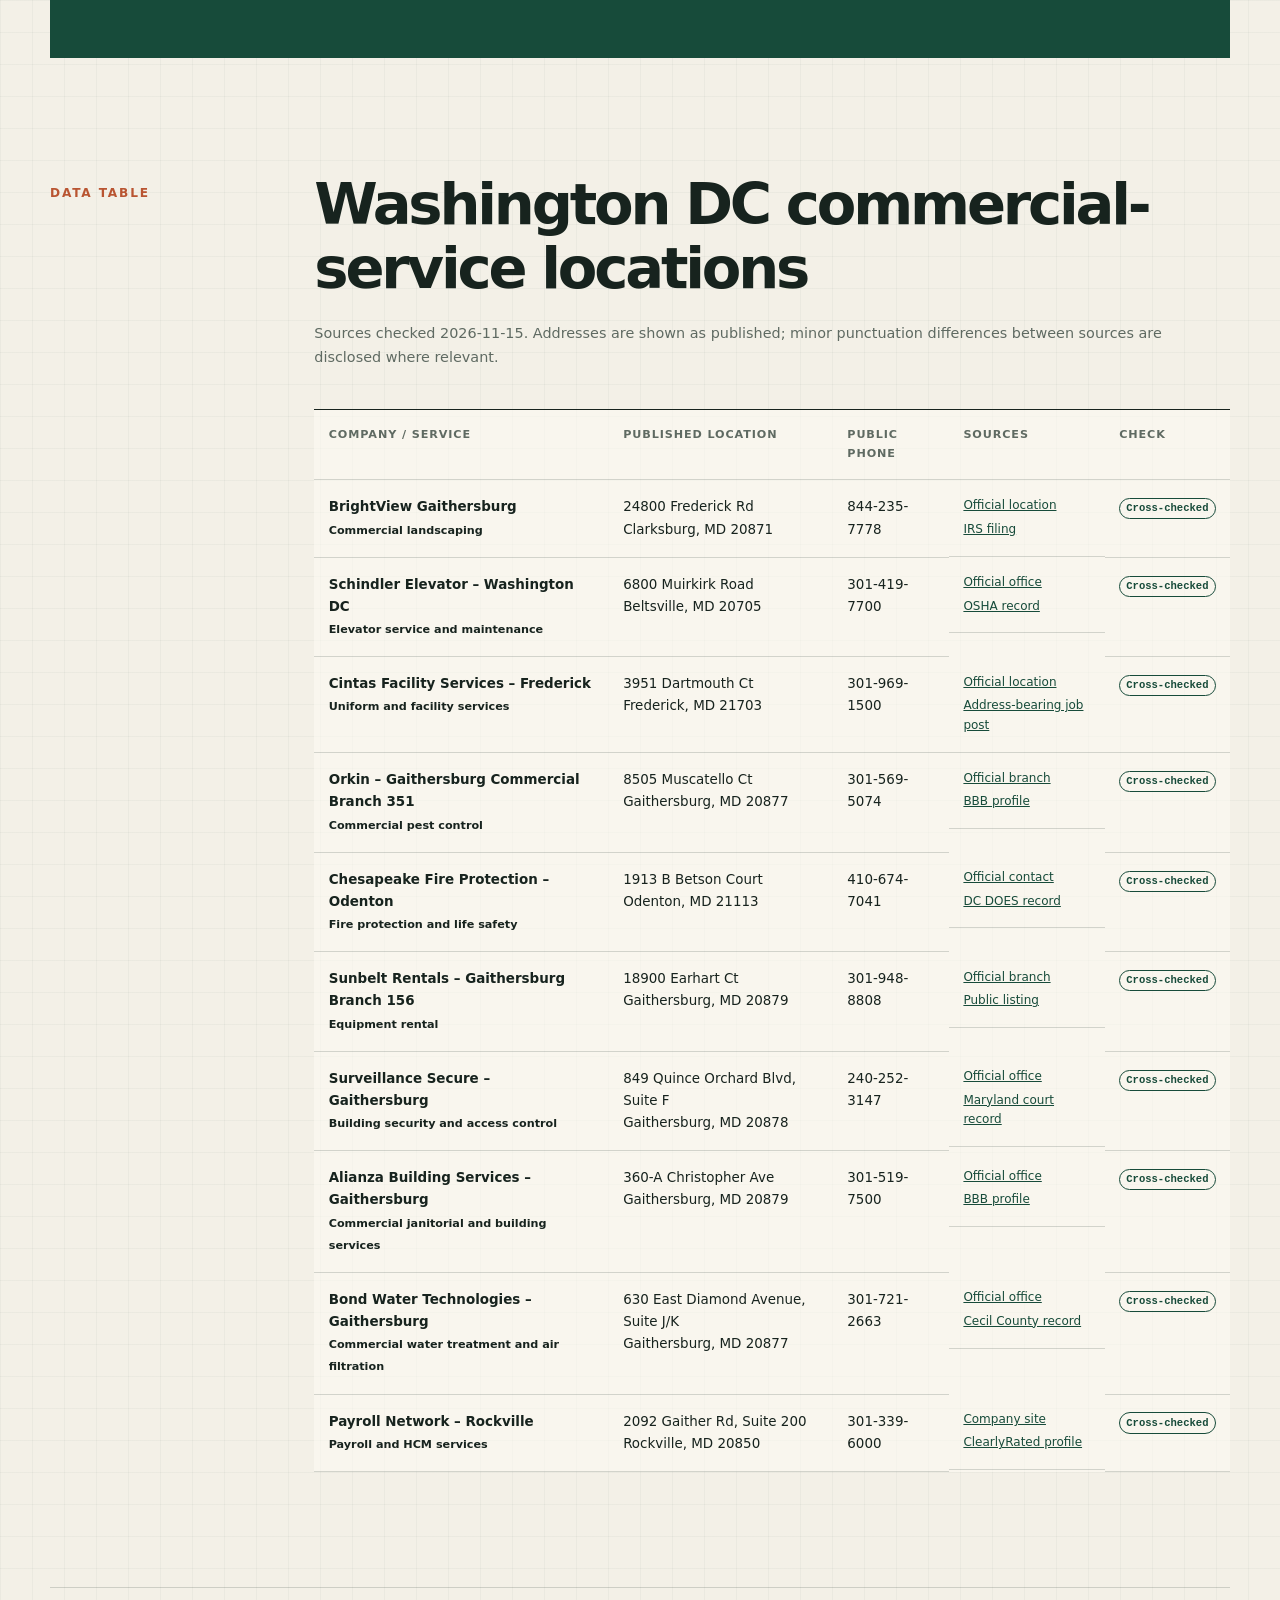
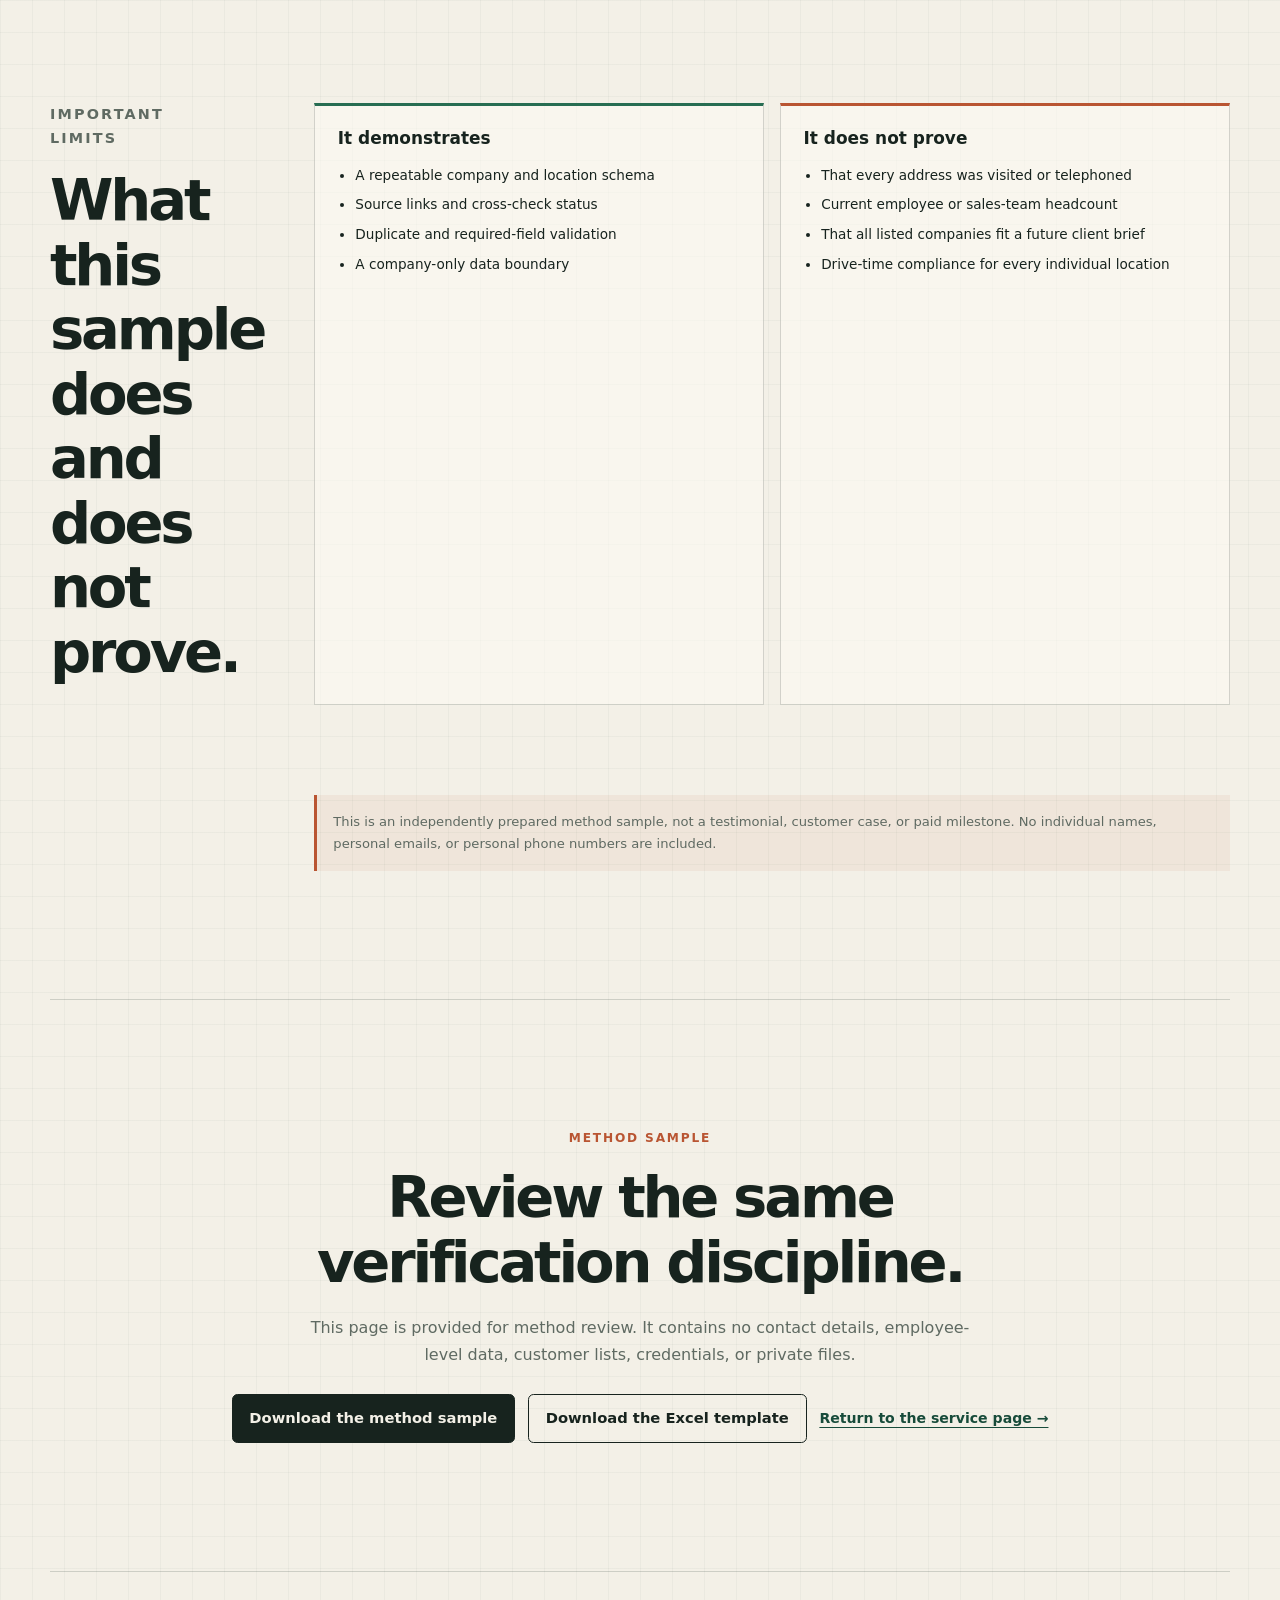
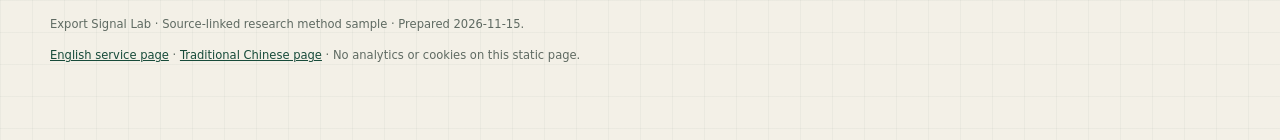
<file: export-research/english/washington-dc-sample.html>
<!doctype html>
<html lang="en">
<head>
  <meta charset="utf-8">
  <meta name="viewport" content="width=device-width, initial-scale=1">
  <meta name="color-scheme" content="light">
  <meta name="description" content="A 10-row source-linked method sample covering ten buyer-requested Washington DC commercial-service categories. No personal contact data.">
  <link rel="canonical" href="https://a0920103307-droid.github.io/northstar-schema-review-site/export-research/english/washington-dc-sample.html">
  <link rel="alternate" hreflang="zh-Hant" href="https://a0920103307-droid.github.io/northstar-schema-review-site/export-research/">
  <meta property="og:type" content="article">
  <meta property="og:title" content="Washington DC branch research method sample">
  <meta property="og:description" content="Ten buyer-requested industries with source-linked company and location evidence. No personal contact data.">
  <meta property="og:url" content="https://a0920103307-droid.github.io/northstar-schema-review-site/export-research/english/washington-dc-sample.html">
  <meta name="twitter:card" content="summary">
  <title>Washington DC branch research sample | Export Signal Lab</title>
  <link rel="stylesheet" href="../styles.css">
  <script type="application/ld+json">
  {
    "@context": "https://schema.org",
    "@type": "Dataset",
    "name": "Washington DC commercial-service branch research method sample",
    "description": "Ten company-location rows covering ten buyer-requested commercial-service categories. Each row uses an official source and a separate public source where available. No personal contact data.",
    "url": "https://a0920103307-droid.github.io/northstar-schema-review-site/export-research/english/washington-dc-sample.html",
    "dateModified": "2026-11-15",
    "creator": {
      "@type": "Organization",
      "name": "Export Signal Lab"
    },
    "isAccessibleForFree": true,
    "keywords": [
      "B2B research",
      "branch locations",
      "commercial services",
      "Washington DC",
      "company research"
    ],
    "distribution": {
      "@type": "DataDownload",
      "contentUrl": "https://a0920103307-droid.github.io/northstar-schema-review-site/export-research/downloads/branch-research-milestone-template.xlsx",
      "encodingFormat": "application/vnd.openxmlformats-officedocument.spreadsheetml.sheet"
    }
  }
  </script>
</head>
<body class="english-page">
  <a class="skip-link" href="#main">Skip to main content</a>
  <div class="notice" role="status">Public method sample · Not a paid client delivery · No personal contact data</div>

  <header class="site-header">
    <a class="brand" href="index.html" aria-label="Export Signal Lab home">
      <span class="brand-mark" aria-hidden="true">ES</span>
      <span class="brand-copy">
        <strong>Export Signal Lab</strong>
        <small>Channel research studio</small>
      </span>
    </a>
    <nav aria-label="Sample navigation">
      <a href="index.html">Service</a>
      <a href="#sample">10 rows</a>
      <a class="nav-cta" href="../downloads/washington-dc-method-sample.pdf" download>Download PDF</a>
    </nav>
  </header>

  <main id="main">
    <section class="hero">
      <div class="hero-copy">
        <p class="eyebrow">Method sample</p>
        <h1>10 company locations. <span>Two-source checks.</span></h1>
        <p class="lede">
          This sample demonstrates how company and branch records can be organized for
          review without personal names, private emails, or personal phone numbers.
          It covers ten buyer-requested commercial-service categories in the Washington DC
          metropolitan region. All ten rows were cross-checked against at least one additional public source.
        </p>
        <div class="actions">
          <a class="button primary" href="#sample">Review the data</a>
          <a class="button secondary" href="../downloads/washington-dc-method-sample.pdf" download>Download PDF</a>
          <a class="button secondary" href="index.html">Back to service</a>
        </div>
        <p class="proof">
          <strong>No client list used</strong> · Employee counts left unknown unless sourced · No businesses contacted
        </p>
      </div>

      <aside class="signal-card" aria-label="Sample quality summary">
        <div class="signal-head">
          <span>QA SUMMARY</span>
          <span class="tag">10 / 10</span>
        </div>
        <p class="company">Cross-checked</p>
        <p class="location">Company and location records</p>
        <div class="signal-meter" aria-hidden="true">
          <span></span><span></span><span></span><span></span><span></span>
        </div>
        <dl>
          <div><dt>Duplicate rows</dt><dd>0 companies / 0 addresses</dd></div>
          <div><dt>Personal data</dt><dd>No personal email included</dd></div>
          <div><dt>Unknowns</dt><dd>Employee counts are not fabricated</dd></div>
        </dl>
        <p class="fine-print">Cross-checked means two public sources support the location; it is not a site visit, phone confirmation, or proof of current sales staffing.</p>
      </aside>
    </section>

    <section id="sample" class="method">
      <div>
        <p class="eyebrow">The sample</p>
        <h2>Company-level rows with public evidence.</h2>
        <p>
          Address, phone, and coverage details are retained because a procurement or
          market-entry team needs reviewable locations. Personal contact information is excluded.
        </p>
      </div>
      <ol class="steps">
        <li><span>1</span><div><h3>Official location source</h3><p>Company website or official branch / office locator.</p></div></li>
        <li><span>2</span><div><h3>Additional public source</h3><p>Government record, public-sector vendor file, association listing, regulatory profile, BBB, or another independent directory.</p></div></li>
        <li><span>3</span><div><h3>Reviewed fields</h3><p>Company, service line, street address, city/state/ZIP, public company phone, and verification note.</p></div></li>
        <li><span>4</span><div><h3>Explicit limits</h3><p>Drive time was not calculated for every row, and employee counts remain unknown unless supported.</p></div></li>
      </ol>
    </section>

    <section class="deliverable">
      <div class="section-label">DATA TABLE</div>
      <div>
        <h2>Washington DC commercial-service locations</h2>
        <p>
          Sources checked 2026-11-15. Addresses are shown as published; minor punctuation
          differences between sources are disclosed where relevant.
        </p>
        <div class="table-wrap">
          <table class="sample-table">
            <thead>
              <tr><th>Company / service</th><th>Published location</th><th>Public phone</th><th>Sources</th><th>Check</th></tr>
            </thead>
            <tbody>
              <tr>
                <td>BrightView Gaithersburg<br><small>Commercial landscaping</small></td>
                <td>24800 Frederick Rd<br>Clarksburg, MD 20871</td>
                <td>844-235-7778</td>
                <td class="source-links"><a href="https://www.brightview.com/local/gaithersburg-md/landscape-services" target="_blank" rel="noopener">Official location</a><a href="https://apps.irs.gov/pub/epostcard/cor/521826389_202212_990O_2023110321853281.pdf" target="_blank" rel="noopener">IRS filing</a></td>
                <td><span class="status">Cross-checked</span></td>
              </tr>
              <tr>
                <td>Schindler Elevator – Washington DC<br><small>Elevator service and maintenance</small></td>
                <td>6800 Muirkirk Road<br>Beltsville, MD 20705</td>
                <td>301-419-7700</td>
                <td class="source-links"><a href="https://www.schindler.com/en/contact/district-of-columbia/washington-dc.html" target="_blank" rel="noopener">Official office</a><a href="https://www.osha.gov/ords/imis/establishment.inspection_detail?id=1621864.015" target="_blank" rel="noopener">OSHA record</a></td>
                <td><span class="status">Cross-checked</span></td>
              </tr>
              <tr>
                <td>Cintas Facility Services – Frederick<br><small>Uniform and facility services</small></td>
                <td>3951 Dartmouth Ct<br>Frederick, MD 21703</td>
                <td>301-969-1500</td>
                <td class="source-links"><a href="https://www.cintas.com/local/usa/md/frederick/contact-us-facility-services" target="_blank" rel="noopener">Official location</a><a href="https://www.indeed.com/viewjob?jk=16fed43c98d84f40" target="_blank" rel="noopener">Address-bearing job post</a></td>
                <td><span class="status">Cross-checked</span></td>
              </tr>
              <tr>
                <td>Orkin – Gaithersburg Commercial Branch 351<br><small>Commercial pest control</small></td>
                <td>8505 Muscatello Ct<br>Gaithersburg, MD 20877</td>
                <td>301-569-5074</td>
                <td class="source-links"><a href="https://www.orkin.com/locations/maryland-md/gaithersburg-pest-control" target="_blank" rel="noopener">Official branch</a><a href="https://www.bbb.org/us/md/gaithersburg/profile/pest-control/orkin-0241-236110304/addressId/392439" target="_blank" rel="noopener">BBB profile</a></td>
                <td><span class="status">Cross-checked</span></td>
              </tr>
              <tr>
                <td>Chesapeake Fire Protection – Odenton<br><small>Fire protection and life safety</small></td>
                <td>1913 B Betson Court<br>Odenton, MD 21113</td>
                <td>410-674-7041</td>
                <td class="source-links"><a href="https://www.chesapeakesprinkler.com/contact/" target="_blank" rel="noopener">Official contact</a><a href="https://does.dc.gov/sites/default/files/dc/sites/does/page_content/attachments/May%2030%2C%202024%20Council%20Meeting%20Mintues1_0.pdf" target="_blank" rel="noopener">DC DOES record</a></td>
                <td><span class="status">Cross-checked</span></td>
              </tr>
              <tr>
                <td>Sunbelt Rentals – Gaithersburg Branch 156<br><small>Equipment rental</small></td>
                <td>18900 Earhart Ct<br>Gaithersburg, MD 20879</td>
                <td>301-948-8808</td>
                <td class="source-links"><a href="https://www.sunbeltrentals.com/location/md/gaithersburg/equipment-tool-rentals/156/" target="_blank" rel="noopener">Official branch</a><a href="https://location.com/categories/contractors/us/md/gaithersburg/sunbelt-rentals-3285887435" target="_blank" rel="noopener">Public listing</a></td>
                <td><span class="status">Cross-checked</span></td>
              </tr>
              <tr>
                <td>Surveillance Secure – Gaithersburg<br><small>Building security and access control</small></td>
                <td>849 Quince Orchard Blvd, Suite F<br>Gaithersburg, MD 20878</td>
                <td>240-252-3147</td>
                <td class="source-links"><a href="https://surveillancesecure.com/contact-us/" target="_blank" rel="noopener">Official office</a><a href="https://www.mdcourts.gov/sites/default/files/solicitation_docs/k18007084fsigninsheet.pdf" target="_blank" rel="noopener">Maryland court record</a></td>
                <td><span class="status">Cross-checked</span></td>
              </tr>
              <tr>
                <td>Alianza Building Services – Gaithersburg<br><small>Commercial janitorial and building services</small></td>
                <td>360-A Christopher Ave<br>Gaithersburg, MD 20879</td>
                <td>301-519-7500</td>
                <td class="source-links"><a href="https://www.alianzaservices.com/contact-us/" target="_blank" rel="noopener">Official office</a><a href="https://www.bbb.org/us/md/gaithersburg/profile/janitor-service/alianza-building-services-inc-0241-236108596" target="_blank" rel="noopener">BBB profile</a></td>
                <td><span class="status">Cross-checked</span></td>
              </tr>
              <tr>
                <td>Bond Water Technologies – Gaithersburg<br><small>Commercial water treatment and air filtration</small></td>
                <td>630 East Diamond Avenue, Suite J/K<br>Gaithersburg, MD 20877</td>
                <td>301-721-2663</td>
                <td class="source-links"><a href="https://www.bondwater.com/contact-us/" target="_blank" rel="noopener">Official office</a><a href="https://www.cecilcountymd.gov/Archive/ViewFile/Item/293" target="_blank" rel="noopener">Cecil County record</a></td>
                <td><span class="status">Cross-checked</span></td>
              </tr>
              <tr>
                <td>Payroll Network – Rockville<br><small>Payroll and HCM services</small></td>
                <td>2092 Gaither Rd, Suite 200<br>Rockville, MD 20850</td>
                <td>301-339-6000</td>
                <td class="source-links"><a href="https://www.payrollnetwork.com/" target="_blank" rel="noopener">Company site</a><a href="https://www.clearlyrated.com/accounting/md-usa/rockville-md/payroll-network-inc-rockville-md" target="_blank" rel="noopener">ClearlyRated profile</a></td>
                <td><span class="status">Cross-checked</span></td>
              </tr>
            </tbody>
          </table>
        </div>
      </div>
    </section>

    <section class="limits">
      <div>
        <p class="eyebrow">Important limits</p>
        <h2>What this sample does and does not prove.</h2>
      </div>
      <div class="limit-grid">
        <div>
          <h3>It demonstrates</h3>
          <ul>
            <li>A repeatable company and location schema</li>
            <li>Source links and cross-check status</li>
            <li>Duplicate and required-field validation</li>
            <li>A company-only data boundary</li>
          </ul>
        </div>
        <div>
          <h3>It does not prove</h3>
          <ul>
            <li>That every address was visited or telephoned</li>
            <li>Current employee or sales-team headcount</li>
            <li>That all listed companies fit a future client brief</li>
            <li>Drive-time compliance for every individual location</li>
          </ul>
        </div>
      </div>
      <p class="disclosure">
        This is an independently prepared method sample, not a testimonial, customer case,
        or paid milestone. No individual names, personal emails, or personal phone numbers are included.
      </p>
    </section>

    <section class="contact">
      <p class="eyebrow">Method sample</p>
      <h2>Review the same verification discipline.</h2>
      <p>
        This page is provided for method review. It contains no contact details,
        employee-level data, customer lists, credentials, or private files.
      </p>
      <div class="contact-actions">
        <a class="button primary" href="../downloads/washington-dc-method-sample.pdf" download>Download the method sample</a>
        <a class="button secondary" href="../downloads/branch-research-milestone-template.xlsx" download>Download the Excel template</a>
        <a class="text-link" href="index.html">Return to the service page →</a>
      </div>
    </section>
  </main>

  <footer>
    <p>Export Signal Lab · Source-linked research method sample · Prepared 2026-11-15.</p>
    <p><a href="index.html">English service page</a> · <a href="../">Traditional Chinese page</a> · No analytics or cookies on this static page.</p>
  </footer>
</body>
</html>
</file>
<file: styles.css>
:root {
  --ink: #edf4ee;
  --muted: #9aaca2;
  --bg: #07110f;
  --panel: #0e1d19;
  --panel-2: #122822;
  --line: rgba(194, 226, 209, 0.16);
  --mint: #7ce6b5;
  --mint-2: #b7ffd5;
  --amber: #ffc769;
  --red: #ff7c73;
  --blue: #8bb9ff;
  --max: 1180px;
}

* { box-sizing: border-box; }
html { scroll-behavior: smooth; }
body {
  margin: 0;
  color: var(--ink);
  background:
    radial-gradient(circle at 12% 0%, rgba(37, 106, 81, .35), transparent 34rem),
    radial-gradient(circle at 90% 10%, rgba(30, 79, 104, .25), transparent 30rem),
    var(--bg);
  font-family: Inter, ui-sans-serif, system-ui, -apple-system, BlinkMacSystemFont, "Segoe UI", sans-serif;
  line-height: 1.55;
}
a { color: inherit; }
.hero-copy, .status-card, .price-card, .limit-columns > div, .check-grid article, .steps article { min-width: 0; }
.draft-banner {
  padding: .55rem 1rem;
  color: #142018;
  background: var(--amber);
  text-align: center;
  font-size: .8rem;
  font-weight: 750;
  letter-spacing: .015em;
}
.site-header {
  max-width: var(--max);
  margin: 0 auto;
  padding: 1.4rem 1.25rem;
  display: flex;
  align-items: center;
  justify-content: space-between;
  gap: 1rem;
}
.brand {
  display: inline-flex;
  align-items: center;
  gap: .7rem;
  text-decoration: none;
  font-weight: 760;
  letter-spacing: -.02em;
}
.brand em { color: var(--mint); font-style: normal; }
.brand-mark {
  width: 2rem;
  height: 2rem;
  border: 1px solid var(--mint);
  border-radius: .55rem;
  display: grid;
  place-items: center;
  color: var(--mint);
  font-family: ui-monospace, SFMono-Regular, Consolas, monospace;
}
nav { display: flex; flex-wrap: wrap; gap: 1.2rem; }
nav a { color: var(--muted); text-decoration: none; font-size: .9rem; }
nav a:hover, nav a:focus-visible { color: var(--ink); }
main, footer { max-width: var(--max); margin: 0 auto; padding-inline: 1.25rem; }
.hero {
  display: grid;
  grid-template-columns: minmax(0, 1.35fr) minmax(310px, .65fr);
  gap: 3rem;
  align-items: center;
  min-height: 70vh;
  padding: 4.8rem 0 4rem;
}
.eyebrow {
  margin: 0 0 .9rem;
  color: var(--mint);
  font-size: .78rem;
  font-weight: 800;
  letter-spacing: .15em;
  text-transform: uppercase;
}
h1, h2, h3 { line-height: 1.08; letter-spacing: -.035em; }
h1 { font-size: clamp(3rem, 7vw, 6.2rem); max-width: 10ch; margin: 0; }
h2 { font-size: clamp(2rem, 4vw, 3.8rem); margin: 0 0 1rem; }
h3 { font-size: 1.06rem; margin: 0 0 .55rem; letter-spacing: -.015em; }
.lede { max-width: 44rem; margin: 1.5rem 0; color: #c4d2ca; font-size: clamp(1.05rem, 2vw, 1.3rem); }
.hero-actions { display: flex; flex-wrap: wrap; gap: .8rem; margin: 1.8rem 0 1.2rem; }
.button {
  display: inline-flex;
  align-items: center;
  justify-content: center;
  min-height: 2.9rem;
  padding: .72rem 1rem;
  border: 1px solid var(--line);
  border-radius: .75rem;
  text-decoration: none;
  font-weight: 750;
  font-size: .92rem;
}
.button.primary { color: #07110f; background: var(--mint); border-color: var(--mint); }
.button.secondary { background: rgba(255,255,255,.035); }
.button:hover, .button:focus-visible { transform: translateY(-1px); }
.button.disabled { opacity: .58; cursor: not-allowed; }
.proof-line { color: var(--muted); font-size: .9rem; }
.proof-line strong { color: var(--ink); }
.status-card {
  padding: 1.2rem;
  border: 1px solid var(--line);
  border-radius: 1.1rem;
  background: linear-gradient(155deg, rgba(23, 52, 44, .92), rgba(8, 20, 17, .96));
  box-shadow: 0 22px 80px rgba(0,0,0,.32);
  transform: rotate(1deg);
}
.status-top, .price-head { display: flex; align-items: center; justify-content: space-between; gap: 1rem; }
.status-top { color: var(--muted); font-size: .8rem; }
.pill { padding: .25rem .55rem; border-radius: 999px; font-size: .7rem; font-weight: 800; }
.pill.danger { color: #200a08; background: var(--red); }
.score-row { display: flex; align-items: baseline; gap: .8rem; margin: 1.4rem 0 .8rem; color: var(--muted); font-size: .85rem; }
.score { color: var(--ink); font-family: ui-monospace, SFMono-Regular, Consolas, monospace; font-size: 4.2rem; line-height: 1; }
.risk-bars { display: grid; grid-template-columns: 1fr 1fr 1fr; gap: .35rem; margin: 1rem 0 1.2rem; }
.bar { height: .32rem; border-radius: 999px; }
.bar.critical, .dot.critical { background: var(--red); }
.bar.high, .dot.high { background: var(--amber); }
.bar.medium, .dot.medium { background: var(--blue); }
.mini-findings { list-style: none; padding: 0; margin: 0; display: grid; gap: .65rem; font-size: .86rem; }
.mini-findings li { display: flex; align-items: center; gap: .65rem; }
.dot { width: .52rem; height: .52rem; border-radius: 50%; flex: 0 0 auto; }
.small { margin: 1.2rem 0 0; color: var(--muted); font-size: .72rem; }
.strip {
  display: grid;
  grid-template-columns: repeat(4, 1fr);
  border-block: 1px solid var(--line);
}
.strip div { padding: 1.3rem 1rem; border-right: 1px solid var(--line); }
.strip div:last-child { border-right: 0; }
.strip strong, .strip span { display: block; }
.strip strong { color: var(--mint-2); font-size: 1.08rem; }
.strip span { color: var(--muted); font-size: .78rem; margin-top: .15rem; }
.section { padding: 6rem 0; }
.two-col { display: grid; grid-template-columns: .8fr 1.2fr; gap: 4rem; }
.two-col > div > p:not(.eyebrow) { color: var(--muted); max-width: 38rem; }
.check-grid { display: grid; grid-template-columns: 1fr 1fr; gap: 1rem; }
.check-grid article, .steps article, .price-card, .limit-columns > div {
  padding: 1.3rem;
  border: 1px solid var(--line);
  border-radius: .9rem;
  background: rgba(14, 29, 25, .78);
}
.check-grid article span { color: var(--mint); font-family: ui-monospace, SFMono-Regular, Consolas, monospace; font-size: .8rem; }
.check-grid p, .steps p, .price-card li, .limit-columns li { color: var(--muted); font-size: .88rem; }
.process { border-top: 1px solid var(--line); }
.steps { display: grid; grid-template-columns: repeat(3, 1fr); gap: 1rem; margin-top: 2rem; }
.step-number {
  display: grid;
  place-items: center;
  width: 1.9rem;
  height: 1.9rem;
  margin-bottom: 1rem;
  border-radius: 50%;
  color: #07110f;
  background: var(--mint);
  font-weight: 850;
}
.pricing { display: grid; grid-template-columns: 1fr 1fr 1fr; gap: 1rem; align-items: stretch; border-top: 1px solid var(--line); }
.pricing-copy { padding: 1rem 2rem 1rem 0; }
.pricing-copy p:not(.eyebrow) { color: var(--muted); }
.price-card { display: flex; flex-direction: column; }
.price-card.featured { border-color: rgba(124, 230, 181, .55); background: linear-gradient(160deg, rgba(23, 64, 52, .9), rgba(12, 28, 23, .92)); }
.price-head { align-items: flex-start; color: var(--muted); font-size: .86rem; }
.price-head strong { color: var(--ink); font-size: 1.8rem; letter-spacing: -.04em; }
.price-card ul, .limit-columns ul { padding-left: 1.1rem; margin: 1rem 0 1.5rem; }
.price-card .button { margin-top: auto; }
.price-actions { display: grid; gap: .65rem; margin-top: auto; }
.price-actions .button { margin-top: 0; }
.limits { display: grid; grid-template-columns: .8fr 1.2fr; gap: 3rem; border-top: 1px solid var(--line); }
.limit-columns { display: grid; grid-template-columns: 1fr 1fr; gap: 1rem; }
.warning { grid-column: 1 / -1; padding: 1rem; border-left: 3px solid var(--amber); color: #e7d7b3; background: rgba(255,199,105,.06); font-size: .9rem; }
.final-cta { text-align: center; border-top: 1px solid var(--line); }
.final-cta h2 { max-width: 16ch; margin-inline: auto; }
.final-cta p:not(.eyebrow) { max-width: 42rem; margin: 0 auto 1.5rem; color: var(--muted); }
.contact-address a { color: var(--mint); font-weight: 750; }
footer { padding-block: 2.5rem 4rem; border-top: 1px solid var(--line); color: var(--muted); font-size: .76rem; }
footer p { max-width: 44rem; }
@media (max-width: 900px) {
  .site-header { align-items: flex-start; }
  nav { display: none; }
  .hero, .two-col, .limits, .pricing { grid-template-columns: 1fr; }
  .hero { padding-top: 3rem; }
  .status-card { max-width: 480px; transform: none; }
  .pricing-copy { padding: 0; }
  .strip { grid-template-columns: 1fr 1fr; }
  .strip div:nth-child(2) { border-right: 0; }
  .strip div:nth-child(-n+2) { border-bottom: 1px solid var(--line); }
}
@media (max-width: 620px) {
  body { overflow-x: hidden; }
  .site-header, main, footer { padding-inline: 1rem; }
  .hero { gap: 2rem; }
  .check-grid, .steps, .limit-columns { grid-template-columns: 1fr; }
  .section { padding: 4rem 0; }
  h1 { font-size: clamp(2.35rem, 13vw, 3.6rem); max-width: 12ch; overflow-wrap: anywhere; }
  .lede, .proof-line, .warning, .small { overflow-wrap: anywhere; }
  .hero-actions { display: grid; grid-template-columns: 1fr; }
  .button { width: 100%; max-width: 100%; padding-inline: .8rem; text-align: center; white-space: normal; }
  .status-card { width: 100%; max-width: 100%; }
  .score-row { flex-wrap: wrap; }
  .mini-findings li { min-width: 0; overflow-wrap: anywhere; }
  .strip { grid-template-columns: 1fr; }
  .strip div { border-right: 0; border-bottom: 1px solid var(--line); }
  .strip div:last-child { border-bottom: 0; }
}
@media (prefers-reduced-motion: reduce) {
  html { scroll-behavior: auto; }
  .button:hover, .button:focus-visible { transform: none; }
}
</file>
<file: export-research/styles.css>
:root {
  --paper: #f3f0e7;
  --paper-2: #e8e2d3;
  --ink: #17231e;
  --muted: #5f6a62;
  --line: rgba(23, 35, 30, 0.17);
  --green: #174b3a;
  --green-2: #276d52;
  --lime: #c8ef8d;
  --rust: #b95532;
  --white: #fffdf6;
  --max: 1180px;
}

* { box-sizing: border-box; }
html { scroll-behavior: smooth; }
body {
  margin: 0;
  color: var(--ink);
  background:
    linear-gradient(rgba(23, 35, 30, 0.035) 1px, transparent 1px),
    linear-gradient(90deg, rgba(23, 35, 30, 0.035) 1px, transparent 1px),
    var(--paper);
  background-size: 32px 32px;
  font-family: "Noto Sans TC", "PingFang TC", "Microsoft JhengHei", ui-sans-serif, system-ui, sans-serif;
  line-height: 1.65;
}
a { color: inherit; }
button, a { -webkit-tap-highlight-color: transparent; }
.skip-link {
  position: fixed;
  z-index: 100;
  top: .5rem;
  left: .5rem;
  padding: .7rem 1rem;
  background: var(--ink);
  color: var(--white);
  transform: translateY(-150%);
}
.skip-link:focus { transform: none; }
.notice {
  padding: .55rem 1rem;
  color: #f8f2dd;
  background: var(--green);
  text-align: center;
  font-size: .79rem;
  letter-spacing: .035em;
}
.site-header, main, footer {
  width: min(calc(100% - 2.5rem), var(--max));
  margin-inline: auto;
}
.site-header {
  display: flex;
  align-items: center;
  justify-content: space-between;
  gap: 2rem;
  padding-block: 1.3rem;
  border-bottom: 1px solid var(--line);
}
.brand {
  display: inline-flex;
  align-items: center;
  gap: .75rem;
  text-decoration: none;
}
.brand-mark {
  display: grid;
  place-items: center;
  width: 2.6rem;
  height: 2.6rem;
  border-radius: 50%;
  color: var(--paper);
  background: var(--green);
  font: 800 .82rem/1 ui-monospace, SFMono-Regular, Consolas, monospace;
  letter-spacing: -.04em;
}
.brand-copy { display: grid; line-height: 1.2; }
.brand-copy strong { font-size: .98rem; letter-spacing: -.01em; }
.brand-copy small { margin-top: .24rem; color: var(--muted); font-size: .72rem; }
nav { display: flex; align-items: center; flex-wrap: wrap; gap: 1.25rem; }
nav a {
  color: var(--muted);
  text-decoration: none;
  font-size: .86rem;
}
nav a:hover, nav a:focus-visible { color: var(--ink); }
nav .nav-cta {
  padding: .55rem .8rem;
  border: 1px solid var(--ink);
  border-radius: 999px;
  color: var(--ink);
}

.hero {
  display: grid;
  grid-template-columns: minmax(0, 1.35fr) minmax(310px, .65fr);
  gap: clamp(3rem, 7vw, 7rem);
  align-items: center;
  min-height: 78vh;
  padding-block: clamp(4.5rem, 9vw, 8rem);
}
.eyebrow, .section-label {
  margin: 0 0 1.15rem;
  color: var(--rust);
  font-size: .76rem;
  font-weight: 850;
  letter-spacing: .15em;
  text-transform: uppercase;
}
h1, h2, h3 { line-height: 1.12; }
h1 {
  max-width: 12.5ch;
  margin: 0;
  font-size: clamp(3.2rem, 7.2vw, 6.7rem);
  font-weight: 850;
  letter-spacing: -.075em;
}
h1 span {
  color: var(--green-2);
  text-decoration: underline;
  text-decoration-color: var(--lime);
  text-decoration-thickness: .16em;
  text-underline-offset: .08em;
}
.english-page h1 {
  max-width: 13ch;
  font-size: clamp(3.1rem, 6.6vw, 6.2rem);
  letter-spacing: -.07em;
}
.english-page .signal-card { font-size: .96rem; }
.english-page .signal-card dl div { grid-template-columns: 6.2rem 1fr; }
.sample-table td:first-child { color: var(--ink); }
.sample-table .source-links { display: grid; gap: .22rem; }
.sample-table .source-links a { color: var(--green); font-size: .75rem; }
.sample-table .status {
  display: inline-block;
  padding: .2rem .38rem;
  color: var(--green);
  border: 1px solid var(--green);
  border-radius: 999px;
  font: 750 .66rem/1.2 ui-monospace, SFMono-Regular, Consolas, monospace;
  white-space: nowrap;
}
.faq {
  display: grid;
  grid-template-columns: minmax(220px, .42fr) minmax(0, .58fr);
  gap: clamp(2rem, 6vw, 5rem);
  padding-block: clamp(3rem, 7vw, 6rem);
  border-top: 1px solid var(--line);
}
.faq-list { display: grid; gap: .8rem; }
.faq details {
  padding: 1rem 1.1rem;
  border: 1px solid var(--line);
  background: rgba(255, 253, 246, .72);
}
.faq summary {
  cursor: pointer;
  font-weight: 800;
  line-height: 1.35;
}
.faq details p {
  margin: .8rem 0 0;
  color: var(--muted);
  font-size: .92rem;
}
h2 {
  margin: 0 0 1.25rem;
  font-size: clamp(2.15rem, 4.5vw, 4rem);
  font-weight: 820;
  letter-spacing: -.055em;
}
h3 { margin: 0 0 .75rem; font-size: 1.06rem; }
.lede {
  max-width: 50rem;
  margin: 1.65rem 0 1.8rem;
  color: #3e4b43;
  font-size: clamp(1.06rem, 1.7vw, 1.24rem);
}
.actions, .contact-actions {
  display: flex;
  flex-wrap: wrap;
  align-items: center;
  gap: .8rem;
}
.button {
  display: inline-flex;
  align-items: center;
  justify-content: center;
  min-height: 3rem;
  padding: .72rem 1.05rem;
  border: 1px solid var(--ink);
  border-radius: .35rem;
  text-decoration: none;
  font-size: .92rem;
  font-weight: 800;
  transition: transform .16s ease, background .16s ease;
}
.button.primary { color: var(--paper); background: var(--ink); }
.button.secondary { color: var(--ink); background: transparent; }
.button.wide { width: 100%; margin-top: 1.35rem; }
.button:hover, .button:focus-visible { transform: translateY(-2px); }
.proof {
  margin: 1.25rem 0 0;
  color: var(--muted);
  font-size: .86rem;
}
.proof strong { color: var(--ink); }

.signal-card {
  position: relative;
  padding: 1.3rem;
  border: 1px solid var(--ink);
  background: var(--white);
  box-shadow: .65rem .65rem 0 var(--paper-2);
  transform: rotate(1deg);
}
.signal-card::after {
  content: "PUBLIC SAMPLE";
  position: absolute;
  right: -.9rem;
  top: 2.7rem;
  padding: .28rem .55rem;
  color: var(--paper);
  background: var(--rust);
  font: 800 .6rem/1 ui-monospace, SFMono-Regular, Consolas, monospace;
  letter-spacing: .12em;
}
.signal-head {
  display: flex;
  align-items: center;
  justify-content: space-between;
  gap: 1rem;
  color: var(--muted);
  font: 700 .61rem/1.3 ui-monospace, SFMono-Regular, Consolas, monospace;
  letter-spacing: .06em;
}
.tag {
  padding: .28rem .46rem;
  color: var(--green);
  border: 1px solid var(--green);
  font-size: .65rem;
}
.company {
  margin: 2.4rem 0 .15rem;
  font-size: 1.3rem;
  font-weight: 850;
  line-height: 1.2;
}
.location { margin: 0; color: var(--muted); font-size: .78rem; }
.signal-meter {
  display: grid;
  grid-template-columns: repeat(5, 1fr);
  gap: .28rem;
  margin: 1.6rem 0;
}
.signal-meter span { height: .42rem; background: var(--green-2); }
.signal-meter .empty { background: var(--paper-2); }
dl { margin: 0; border-top: 1px solid var(--line); }
dl div {
  display: grid;
  grid-template-columns: 5.2rem 1fr;
  gap: .75rem;
  padding-block: .72rem;
  border-bottom: 1px solid var(--line);
}
dt { color: var(--muted); font-size: .72rem; }
dd { margin: 0; font-size: .82rem; }
.fine-print { margin: 1.2rem 0 0; color: var(--muted); font-size: .67rem; }

.ticker {
  display: grid;
  grid-template-columns: repeat(4, 1fr);
  border-block: 1px solid var(--line);
}
.ticker div {
  min-height: 8.4rem;
  padding: 1.25rem;
  border-right: 1px solid var(--line);
}
.ticker div:last-child { border-right: 0; }
.ticker span, .ticker strong, .ticker small { display: block; }
.ticker span {
  margin-bottom: 1.3rem;
  color: var(--rust);
  font: 700 .68rem/1 ui-monospace, SFMono-Regular, Consolas, monospace;
}
.ticker strong { font-size: 1rem; }
.ticker small { margin-top: .2rem; color: var(--muted); font-size: .72rem; }

.problem, .deliverable, .limits {
  display: grid;
  grid-template-columns: .34fr 1.66fr;
  gap: clamp(2rem, 6vw, 6rem);
  padding-block: clamp(5rem, 9vw, 8rem);
  border-bottom: 1px solid var(--line);
}
.problem > *, .deliverable > *, .limits > * { min-width: 0; }
.section-label { padding-top: .65rem; }
.problem-copy > h2 { max-width: 17ch; }
.problem-grid {
  display: grid;
  grid-template-columns: repeat(3, 1fr);
  gap: 1rem;
  margin-top: 3rem;
}
.problem-grid article {
  padding: 1.25rem 0 0;
  border-top: 2px solid var(--ink);
}
.problem-grid span {
  color: var(--rust);
  font: 700 .7rem/1 ui-monospace, SFMono-Regular, Consolas, monospace;
}
.problem-grid h3 { margin-top: .9rem; }
.problem-grid p, .method p, .deliverable p, .limits p {
  color: var(--muted);
  font-size: .9rem;
}

.offer {
  display: grid;
  grid-template-columns: minmax(0, 1fr) minmax(340px, .75fr);
  gap: clamp(3rem, 8vw, 8rem);
  align-items: center;
  padding-block: clamp(5rem, 10vw, 9rem);
}
.offer-intro > p:last-child { max-width: 39rem; color: var(--muted); }
.price-card {
  padding: 1.45rem;
  border: 1px solid var(--ink);
  background: var(--white);
  box-shadow: .75rem .75rem 0 var(--lime);
}
.price-head {
  display: flex;
  justify-content: space-between;
  gap: 1rem;
  padding-bottom: 1.25rem;
  border-bottom: 1px solid var(--line);
}
.price-head span { display: block; color: var(--muted); font-size: .75rem; }
.price-head strong {
  display: block;
  margin-top: .3rem;
  font-size: 2.7rem;
  line-height: 1;
  letter-spacing: -.06em;
}
.price-head .schedule {
  align-self: flex-start;
  padding: .3rem .55rem;
  color: var(--green);
  border: 1px solid var(--green);
}
.deliverables {
  list-style: none;
  padding: 0;
  margin: 1.25rem 0 0;
}
.deliverables li {
  position: relative;
  padding: .58rem 0 .58rem 1.35rem;
  border-bottom: 1px solid var(--line);
  font-size: .84rem;
}
.deliverables li::before {
  content: "↗";
  position: absolute;
  left: 0;
  color: var(--rust);
}
.price-note { margin: 1rem 0 0; color: var(--muted); font-size: .69rem; }

.table-wrap { overflow-x: auto; margin-top: 2.5rem; }
table {
  width: 100%;
  min-width: 720px;
  border-collapse: collapse;
  background: rgba(255, 253, 246, .52);
}
th, td {
  padding: 1rem .9rem;
  border-bottom: 1px solid var(--line);
  text-align: left;
  vertical-align: top;
  font-size: .84rem;
}
th {
  color: var(--muted);
  border-top: 1px solid var(--ink);
  font-size: .7rem;
  letter-spacing: .08em;
  text-transform: uppercase;
}
td:first-child { color: var(--green); font-weight: 800; }

.method {
  display: grid;
  grid-template-columns: .82fr 1.18fr;
  gap: clamp(3rem, 8vw, 8rem);
  padding-block: clamp(5rem, 9vw, 8rem);
  color: var(--paper);
  background: var(--green);
  width: 100%;
  margin-left: 0;
  padding-inline: max(1.25rem, calc((100vw - var(--max)) / 2));
}
.method .eyebrow { color: var(--lime); }
.method p { color: #c3d7cc; }
.method > div { max-width: 35rem; }
.steps {
  list-style: none;
  padding: 0;
  margin: 0;
  border-top: 1px solid rgba(255,255,255,.23);
}
.steps li {
  display: grid;
  grid-template-columns: 2.4rem 1fr;
  gap: 1rem;
  padding: 1.25rem 0;
  border-bottom: 1px solid rgba(255,255,255,.23);
}
.steps li > span {
  display: grid;
  place-items: center;
  width: 2.1rem;
  height: 2.1rem;
  color: var(--green);
  background: var(--lime);
  border-radius: 50%;
  font: 800 .75rem/1 ui-monospace, SFMono-Regular, Consolas, monospace;
}
.steps h3 { color: var(--paper); }
.steps p { margin: 0; font-size: .82rem; }

.sample-callout {
  display: flex;
  align-items: center;
  justify-content: space-between;
  gap: 2rem;
  margin-block: clamp(3rem, 7vw, 6rem);
  padding: clamp(1.5rem, 4vw, 2.5rem);
  border: 1px solid var(--ink);
  background:
    linear-gradient(135deg, rgba(200,239,141,.42), transparent 55%),
    var(--white);
}
.sample-callout h2 { margin-bottom: .6rem; }
.sample-callout p:last-child { max-width: 43rem; margin-bottom: 0; color: var(--muted); }

.limits .limit-grid {
  display: grid;
  grid-template-columns: 1fr 1fr;
  gap: 1rem;
}
.limit-grid > div {
  padding: 1.4rem;
  border: 1px solid var(--line);
  background: rgba(255,253,246,.52);
}
.limit-grid > div:first-child { border-top: 3px solid var(--green-2); }
.limit-grid > div:last-child { border-top: 3px solid var(--rust); }
.limit-grid ul { margin: 1rem 0 0; padding-left: 1.1rem; }
.limit-grid li { margin-block: .45rem; font-size: .85rem; }
.disclosure {
  grid-column: 2;
  padding: 1rem;
  border-left: 3px solid var(--rust);
  background: rgba(185, 85, 50, .07);
  font-size: .82rem !important;
}

.contact {
  padding-block: clamp(5rem, 10vw, 9rem);
  text-align: center;
}
.contact h2 { max-width: 19ch; margin-inline: auto; }
.contact > p:not(.eyebrow) {
  max-width: 43rem;
  margin: 0 auto 1.6rem;
  color: var(--muted);
}
.contact-actions { justify-content: center; }
.text-link {
  color: var(--green);
  font-size: .88rem;
  font-weight: 800;
  text-decoration-thickness: 1px;
  text-underline-offset: .25rem;
}
.contact-email {
  margin-top: 1.2rem !important;
  color: var(--ink) !important;
  font: 700 .78rem/1.4 ui-monospace, SFMono-Regular, Consolas, monospace;
}
footer {
  padding-block: 2rem 4rem;
  border-top: 1px solid var(--line);
  color: var(--muted);
  font-size: .72rem;
}
footer p { max-width: 46rem; }
footer a { color: var(--green); }

@media (max-width: 900px) {
  nav a:not(.nav-cta) { display: none; }
  .hero, .offer, .method { grid-template-columns: 1fr; }
  .hero { min-height: auto; }
  .signal-card { max-width: 480px; }
  .ticker { grid-template-columns: 1fr 1fr; }
  .ticker div:nth-child(2) { border-right: 0; }
  .ticker div:nth-child(-n+2) { border-bottom: 1px solid var(--line); }
  .problem, .deliverable, .limits, .faq { grid-template-columns: 1fr; gap: 1.5rem; }
  .section-label { padding-top: 0; }
  .problem-grid { grid-template-columns: 1fr; }
  .disclosure { grid-column: 1; }
  .sample-callout { align-items: flex-start; flex-direction: column; }
}

@media (max-width: 620px) {
  .site-header, main, footer { width: min(calc(100% - 1.5rem), var(--max)); }
  .site-header { gap: .8rem; }
  .brand-copy small { display: none; }
  .notice { font-size: .68rem; }
  .hero { padding-block: 3.5rem 4.5rem; gap: 3rem; }
  h1 { font-size: clamp(2.6rem, 14vw, 4.2rem); letter-spacing: -.065em; }
  .english-page h1 { font-size: clamp(2.55rem, 13vw, 4rem); }
  h2 { font-size: clamp(2rem, 10vw, 3rem); }
  .actions, .contact-actions { display: grid; }
  .button { width: 100%; }
  .signal-card { transform: none; box-shadow: .4rem .4rem 0 var(--paper-2); }
  .signal-card::after { right: -.3rem; }
  .ticker { grid-template-columns: 1fr; }
  .ticker div { border-right: 0; border-bottom: 1px solid var(--line); }
  .ticker div:last-child { border-bottom: 0; }
  .price-head { flex-direction: column; }
  .limit-grid { grid-template-columns: 1fr; }
  .problem, .deliverable, .limits, .offer, .contact { padding-block: 4rem; }
  .method { padding-block: 4rem; }
  .sample-callout { margin-block: 3rem; }
}

@media (prefers-reduced-motion: reduce) {
  html { scroll-behavior: auto; }
  .button { transition: none; }
  .button:hover, .button:focus-visible { transform: none; }
}
</file>
<file: article.css>
.article-shell,
.guide-shell {
  max-width: 980px;
  margin: 0 auto;
  padding: 4rem 1.25rem 6rem;
}
.back-link {
  display: inline-flex;
  margin-bottom: 2.5rem;
  color: var(--muted);
  text-decoration: none;
}
.back-link:hover,
.back-link:focus-visible {
  color: var(--ink);
}
.article-head {
  padding-bottom: 2.5rem;
  border-bottom: 1px solid var(--line);
}
.article-head h1 {
  max-width: 15ch;
  font-size: clamp(2.8rem, 8vw, 5.8rem);
}
.article-body {
  max-width: 790px;
  min-width: 0;
  margin: 0 auto;
  padding: 3rem 0 2rem;
  overflow-wrap: anywhere;
}
.article-body h2 {
  margin-top: 3.5rem;
  font-size: clamp(1.7rem, 4vw, 2.8rem);
}
.article-body h3 {
  margin-top: 2rem;
  font-size: 1.25rem;
}
.article-body p,
.article-body li {
  color: #b7c7be;
  line-height: 1.75;
}
.article-body a {
  color: var(--mint-2);
  text-underline-offset: .18em;
}
.article-body ul,
.article-body ol {
  padding-left: 1.35rem;
  margin: 1.2rem 0 1.6rem;
}
.article-body li + li {
  margin-top: .55rem;
}
.article-body blockquote {
  margin: 2rem 0;
  padding: 1rem 1.2rem;
  border-left: 3px solid var(--mint);
  background: rgba(124, 230, 181, .06);
}
.article-body blockquote p {
  margin: 0;
}
.article-body code {
  color: var(--mint-2);
  font-family: ui-monospace, SFMono-Regular, Consolas, monospace;
  font-size: .9em;
}
.article-body pre {
  overflow-x: auto;
  padding: 1rem;
  border: 1px solid var(--line);
  border-radius: .7rem;
  background: #06100d;
}
.table-wrap {
  overflow-x: auto;
  width: 100%;
  max-width: 100%;
  margin: 1.5rem 0 2rem;
  border: 1px solid var(--line);
  border-radius: .8rem;
}
.article-body table {
  width: 100%;
  border-collapse: collapse;
  font-size: .88rem;
}
.article-body th,
.article-body td {
  min-width: 9rem;
  padding: .8rem;
  border-bottom: 1px solid var(--line);
  text-align: left;
  vertical-align: top;
}
.article-body th {
  color: var(--ink);
  background: rgba(255,255,255,.035);
}
.article-body tr:last-child td {
  border-bottom: 0;
}
.sample-meta {
  display: grid;
  grid-template-columns: repeat(3, 1fr);
  gap: .75rem;
  margin: 2rem 0;
}
.sample-meta div {
  padding: 1rem;
  border: 1px solid var(--line);
  border-radius: .8rem;
  background: rgba(14, 29, 25, .78);
}
.sample-meta span {
  display: block;
  color: var(--muted);
  font-size: .76rem;
}
.sample-meta strong {
  display: block;
  margin-top: .3rem;
  color: var(--ink);
  font-size: 1.15rem;
}
.article-cta {
  margin-top: 3rem;
  padding: 2rem;
  border: 1px solid rgba(124, 230, 181, .38);
  border-radius: 1rem;
  background: linear-gradient(160deg, rgba(23, 64, 52, .78), rgba(12, 28, 23, .9));
}
.article-cta h2 {
  font-size: clamp(1.8rem, 4vw, 2.8rem);
}
.article-cta p:not(.eyebrow) {
  color: var(--muted);
}
.price-actions {
  display: grid;
  gap: .65rem;
  margin-top: auto;
}
.price-actions .button {
  margin-top: 0;
}
.guide-grid {
  display: grid;
  grid-template-columns: repeat(3, 1fr);
  gap: 1rem;
  margin-top: 3rem;
}
.guide-card {
  display: flex;
  flex-direction: column;
  padding: 1.4rem;
  border: 1px solid var(--line);
  border-radius: .9rem;
  background: rgba(14, 29, 25, .78);
}
.guide-card h2 {
  font-size: 1.45rem;
}
.guide-card h2 a {
  text-decoration: none;
}
.guide-card p:not(.eyebrow) {
  color: var(--muted);
  font-size: .9rem;
}
@media (max-width: 820px) {
  .guide-grid {
    grid-template-columns: 1fr;
  }
}
@media (max-width: 620px) {
  .article-shell,
  .guide-shell {
    padding-top: 2.5rem;
  }
  .article-body {
    padding-top: 2rem;
  }
  .article-cta {
    padding: 1.3rem;
  }
  .table-wrap {
    width: calc(100vw - 2.5rem);
    max-width: calc(100vw - 2.5rem);
  }
  .sample-meta {
    grid-template-columns: 1fr;
  }
}
</file>
<file: preflight.css>
.sr-only {
  position: absolute;
  width: 1px;
  height: 1px;
  padding: 0;
  margin: -1px;
  overflow: hidden;
  clip: rect(0, 0, 0, 0);
  white-space: nowrap;
  border: 0;
}
button.button { font: inherit; cursor: pointer; }
.tool-main { max-width: var(--max); margin: 0 auto; padding-inline: 1.25rem; }
.tool-hero {
  display: grid;
  grid-template-columns: minmax(0, 1.25fr) minmax(280px, .75fr);
  gap: 3rem;
  align-items: center;
  padding: 4.5rem 0 3.5rem;
}
.tool-hero h1 { max-width: 13ch; font-size: clamp(2.8rem, 6vw, 5.5rem); }
.privacy-card {
  padding: 1.45rem;
  border: 1px solid rgba(124, 230, 181, .38);
  border-radius: 1rem;
  background: linear-gradient(155deg, rgba(22, 60, 48, .9), rgba(8, 20, 17, .96));
  box-shadow: 0 22px 80px rgba(0,0,0,.28);
}
.privacy-card h2 { margin: .7rem 0; font-size: 1.6rem; }
.privacy-card p { color: var(--muted); font-size: .92rem; }
.privacy-mark {
  display: inline-flex;
  padding: .28rem .52rem;
  border-radius: 999px;
  color: #07110f;
  background: var(--mint);
  font-family: ui-monospace, SFMono-Regular, Consolas, monospace;
  font-size: .72rem;
  font-weight: 850;
  letter-spacing: .08em;
}
.tool-workspace {
  display: grid;
  grid-template-columns: minmax(0, 1.35fr) minmax(280px, .65fr);
  gap: 1rem;
  align-items: stretch;
  padding: 1rem 0 5rem;
}
.editor-panel, .tool-empty-state, .tool-results, .tool-explainer, .tool-limits {
  border: 1px solid var(--line);
  border-radius: 1rem;
  background: rgba(14, 29, 25, .8);
}
.editor-panel { padding: 1.4rem; min-width: 0; }
.panel-heading, .results-head { display: flex; align-items: flex-start; justify-content: space-between; gap: 1rem; }
.panel-heading h2, .results-head h2 { font-size: clamp(1.7rem, 3vw, 2.5rem); }
.limit-badge {
  flex: 0 0 auto;
  padding: .35rem .55rem;
  border: 1px solid var(--line);
  border-radius: 999px;
  color: var(--muted);
  font-family: ui-monospace, SFMono-Regular, Consolas, monospace;
  font-size: .7rem;
}
#sql-input {
  width: 100%;
  min-height: 23rem;
  resize: vertical;
  padding: 1rem;
  border: 1px solid var(--line);
  border-radius: .75rem;
  color: var(--ink);
  background: #06100d;
  font-family: ui-monospace, SFMono-Regular, Consolas, "Liberation Mono", monospace;
  font-size: .9rem;
  line-height: 1.55;
  tab-size: 2;
}
#sql-input::placeholder { color: #667b70; }
#sql-input:focus-visible { outline: 2px solid var(--mint); outline-offset: 2px; }
.tool-actions { display: flex; flex-wrap: wrap; gap: .65rem; margin-top: 1rem; }
.tool-actions .button { min-width: 9rem; font: inherit; }
.keyboard-hint, .input-error { margin: .8rem 0 0; font-size: .78rem; }
.keyboard-hint { color: var(--muted); }
.input-error { min-height: 1.2em; color: var(--red); font-weight: 700; }
.tool-empty-state { padding: 1.5rem; display: flex; flex-direction: column; justify-content: center; }
.tool-empty-state h2 { font-size: 2rem; }
.tool-empty-state p, .tool-empty-state li { color: var(--muted); font-size: .9rem; }
.tool-empty-state ul { padding-left: 1.1rem; }
.tool-results { margin-bottom: 5rem; padding: 1.5rem; scroll-margin-top: 1rem; }
.summary-grid { display: grid; grid-template-columns: repeat(5, 1fr); gap: .6rem; margin-top: 1.4rem; }
.summary-card {
  min-width: 0;
  padding: .9rem;
  border: 1px solid var(--line);
  border-radius: .75rem;
  background: rgba(7, 17, 15, .72);
}
.summary-card span { display: block; color: var(--muted); font-size: .72rem; }
.summary-card strong { display: block; margin-top: .22rem; overflow-wrap: anywhere; font-size: 1.25rem; }
.status-card-result strong[data-status="BLOCK"] { color: var(--red); }
.status-card-result strong[data-status="REVIEW"] { color: var(--amber); }
.status-card-result strong[data-status="CAUTION"] { color: var(--blue); }
.status-card-result strong[data-status="NO_AUTOMATED_FINDINGS"] { color: var(--mint); }
.summary-text { margin: 1rem 0 0; color: #c9d7cf; }
.findings-list { display: grid; gap: .8rem; margin-top: 1.2rem; }
.finding {
  padding: 1.1rem;
  border: 1px solid var(--line);
  border-left-width: 4px;
  border-radius: .75rem;
  background: rgba(7, 17, 15, .68);
}
.finding.critical { border-left-color: var(--red); }
.finding.high { border-left-color: var(--amber); }
.finding.medium { border-left-color: var(--blue); }
.finding.low, .finding.info { border-left-color: var(--mint); }
.finding-meta { margin: 0 0 .35rem; color: var(--muted); font-family: ui-monospace, SFMono-Regular, Consolas, monospace; font-size: .74rem; }
.finding h3 { font-size: 1.16rem; }
.finding p { color: var(--muted); font-size: .86rem; margin: .6rem 0 0; }
.finding p strong { color: var(--ink); }
.finding-evidence {
  display: block;
  padding: .75rem;
  overflow-x: auto;
  border-radius: .55rem;
  background: #030906;
  color: var(--mint-2);
  font-size: .8rem;
  white-space: pre-wrap;
  overflow-wrap: anywhere;
}
.tool-empty-findings { padding: 1rem; border: 1px dashed var(--line); border-radius: .75rem; }
.tool-empty-findings p { color: var(--muted); margin-bottom: 0; }
.result-warning { margin-top: 1rem; }
.tool-explainer, .tool-limits { margin-bottom: 5rem; padding: 2rem; }
.tool-explainer { display: grid; grid-template-columns: .8fr 1.2fr; gap: 3rem; }
.tool-check-grid { display: grid; grid-template-columns: 1fr 1fr; gap: .8rem; }
.tool-check-grid article { padding: 1rem; border: 1px solid var(--line); border-radius: .75rem; background: rgba(7, 17, 15, .58); }
.tool-check-grid article span { color: var(--mint); font-family: ui-monospace, SFMono-Regular, Consolas, monospace; font-size: .78rem; }
.tool-check-grid article p { color: var(--muted); font-size: .84rem; margin-bottom: 0; }
.tool-limits { display: grid; grid-template-columns: .8fr 1.2fr; gap: 3rem; }
@media (max-width: 960px) {
  .tool-hero, .tool-workspace, .tool-explainer, .tool-limits { grid-template-columns: 1fr; }
  .summary-grid { grid-template-columns: repeat(3, 1fr); }
}
@media (max-width: 620px) {
  .tool-main { padding-inline: 1rem; }
  .tool-hero { padding-top: 3rem; gap: 2rem; }
  .tool-hero h1 { font-size: clamp(2.25rem, 12vw, 3.6rem); }
  .tool-workspace { padding-bottom: 4rem; }
  .editor-panel, .tool-empty-state, .tool-results, .tool-explainer, .tool-limits { padding: 1rem; }
  .panel-heading, .results-head { display: grid; }
  .tool-actions { display: grid; grid-template-columns: 1fr; }
  .tool-actions .button { width: 100%; }
  .summary-grid { grid-template-columns: 1fr 1fr; }
  .tool-explainer, .tool-limits { gap: 1.5rem; margin-bottom: 4rem; }
  .tool-check-grid { grid-template-columns: 1fr; }
  #sql-input { min-height: 18rem; }
}
@media (prefers-reduced-motion: reduce) {
  .tool-actions .button:hover, .tool-actions .button:focus-visible { transform: none; }
}
</file>
